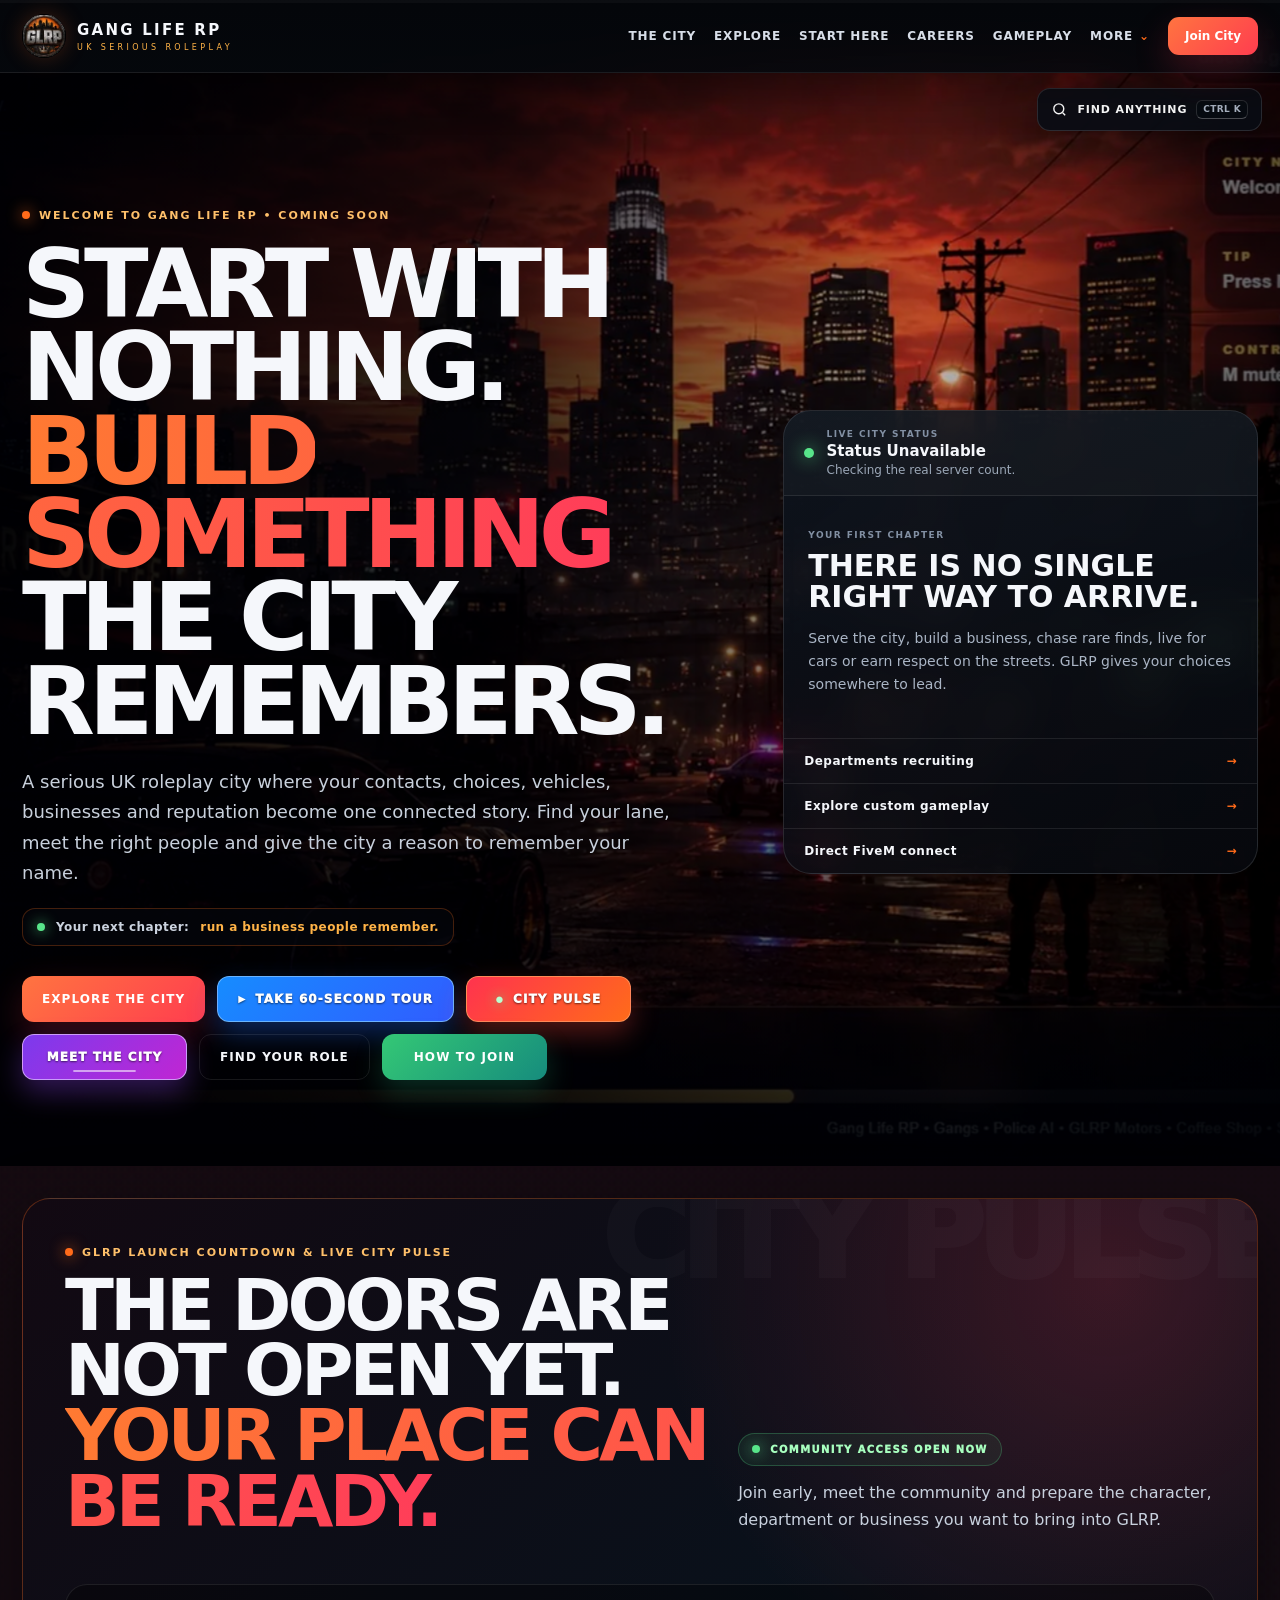
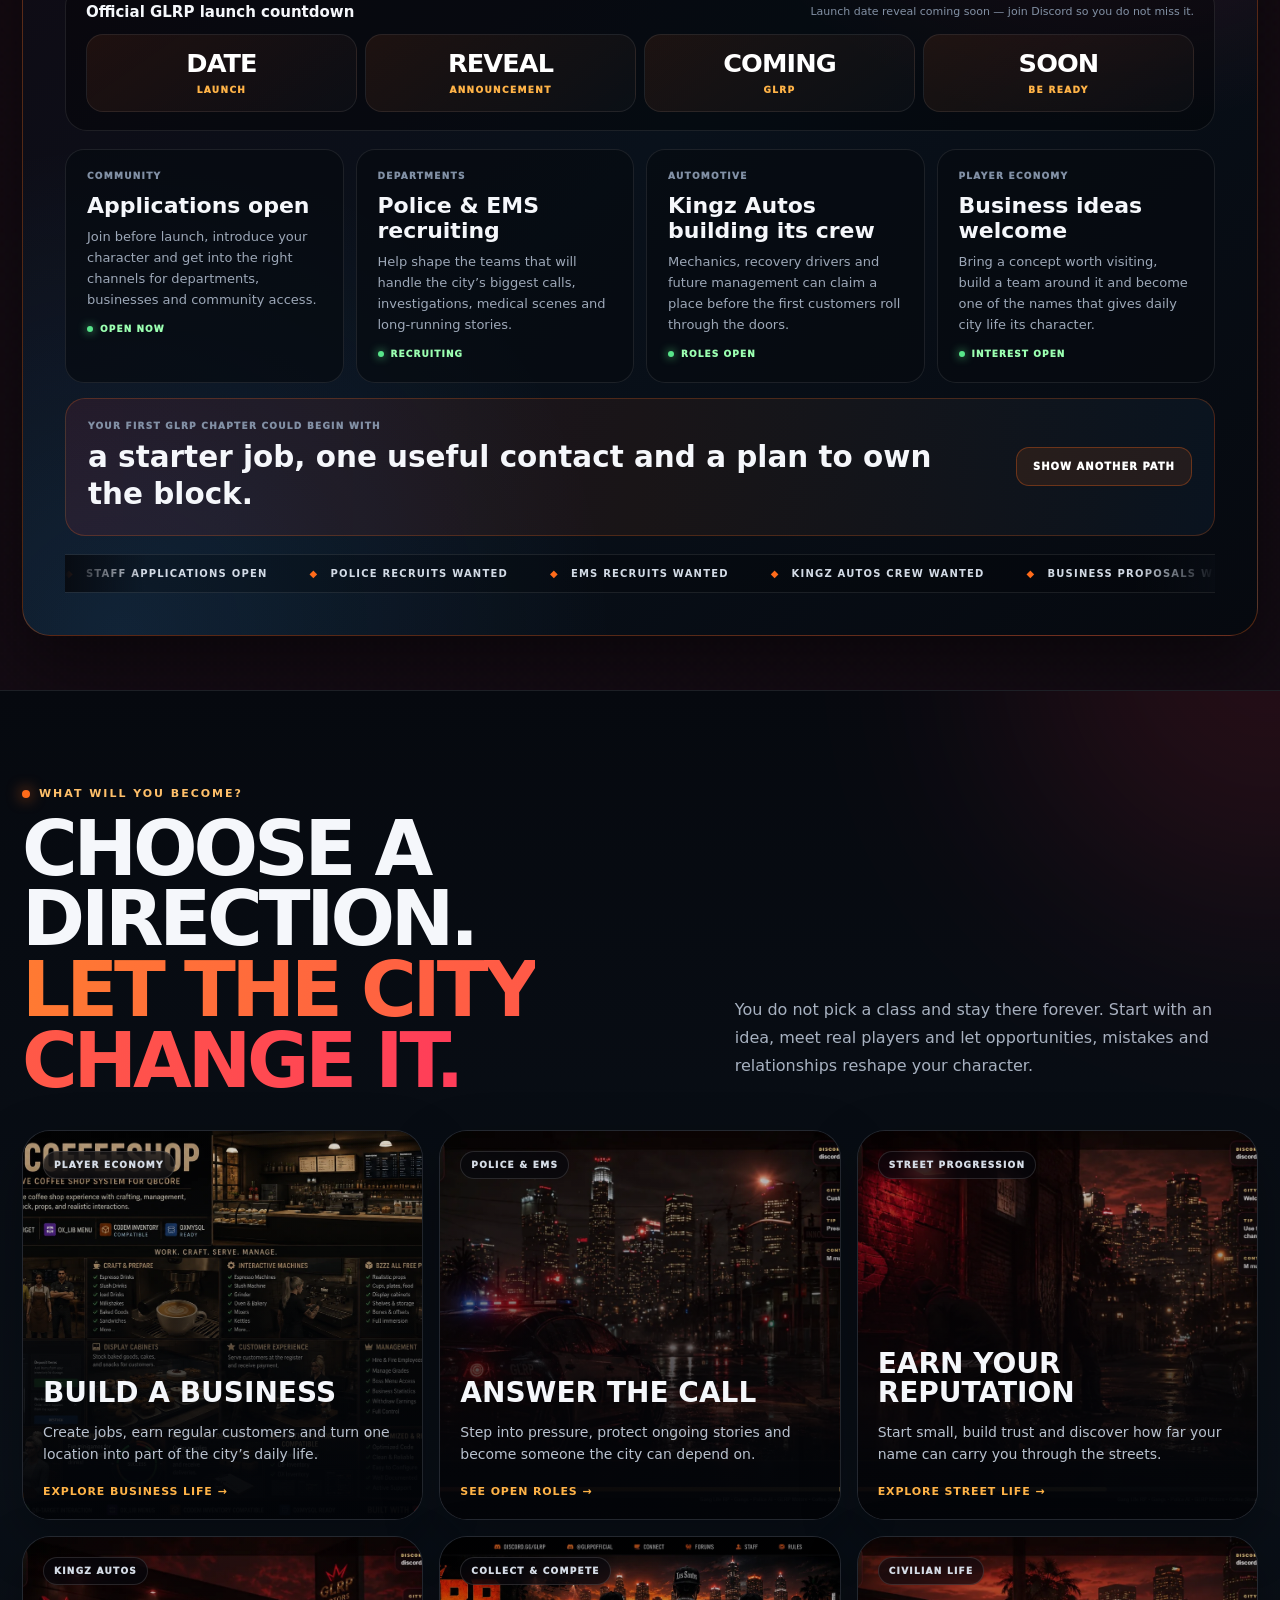
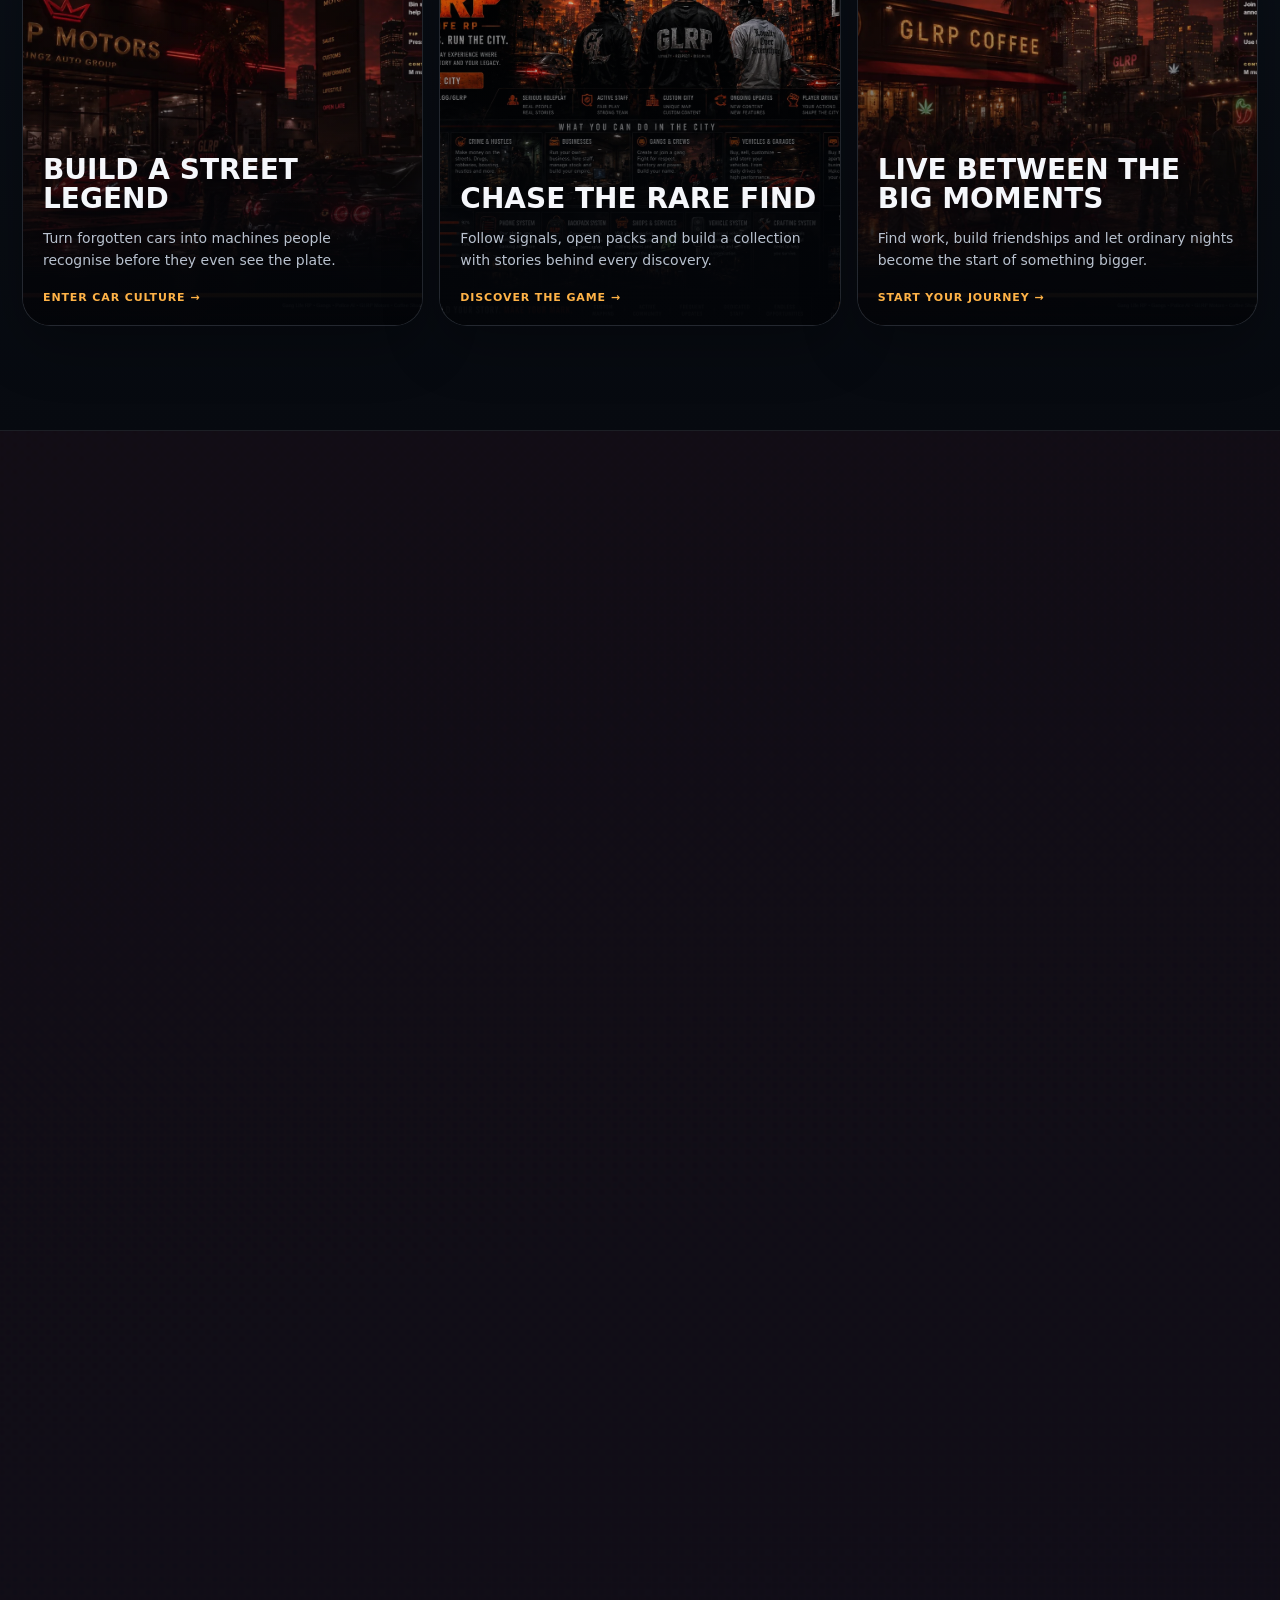
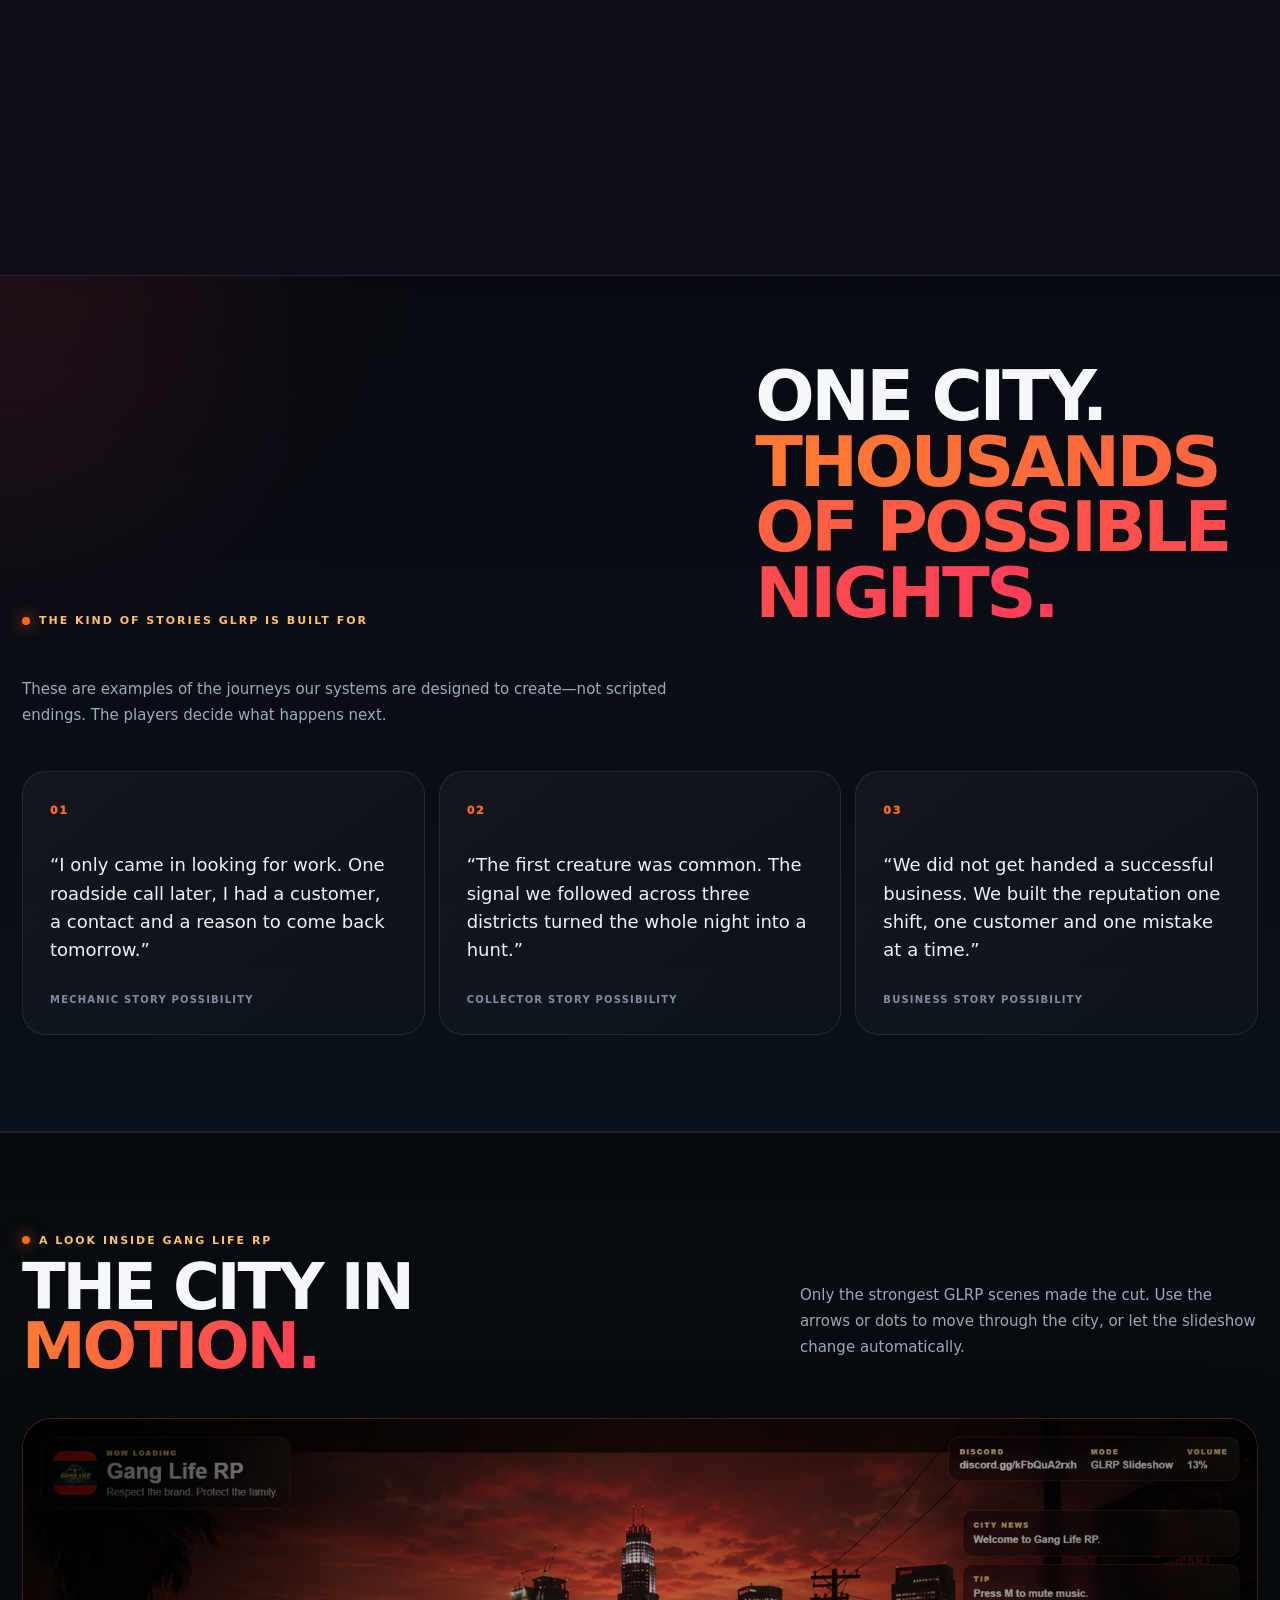
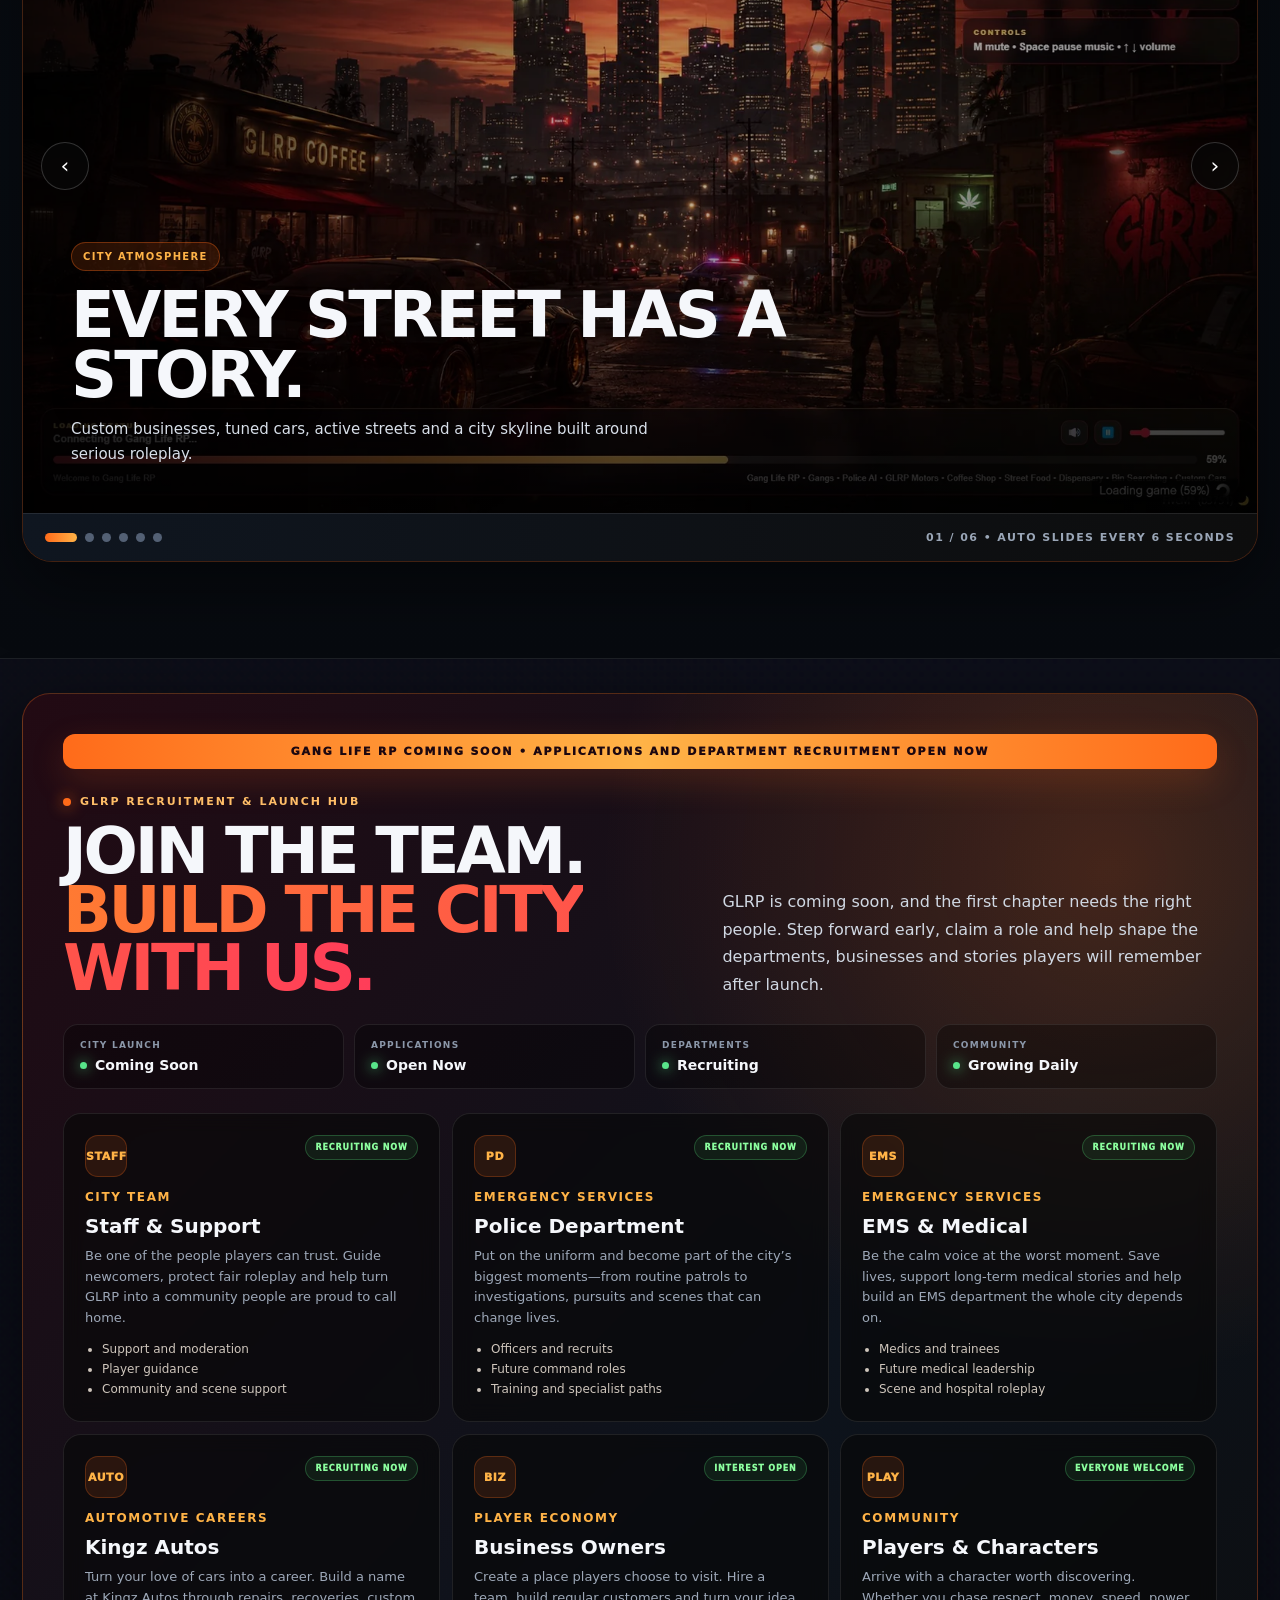
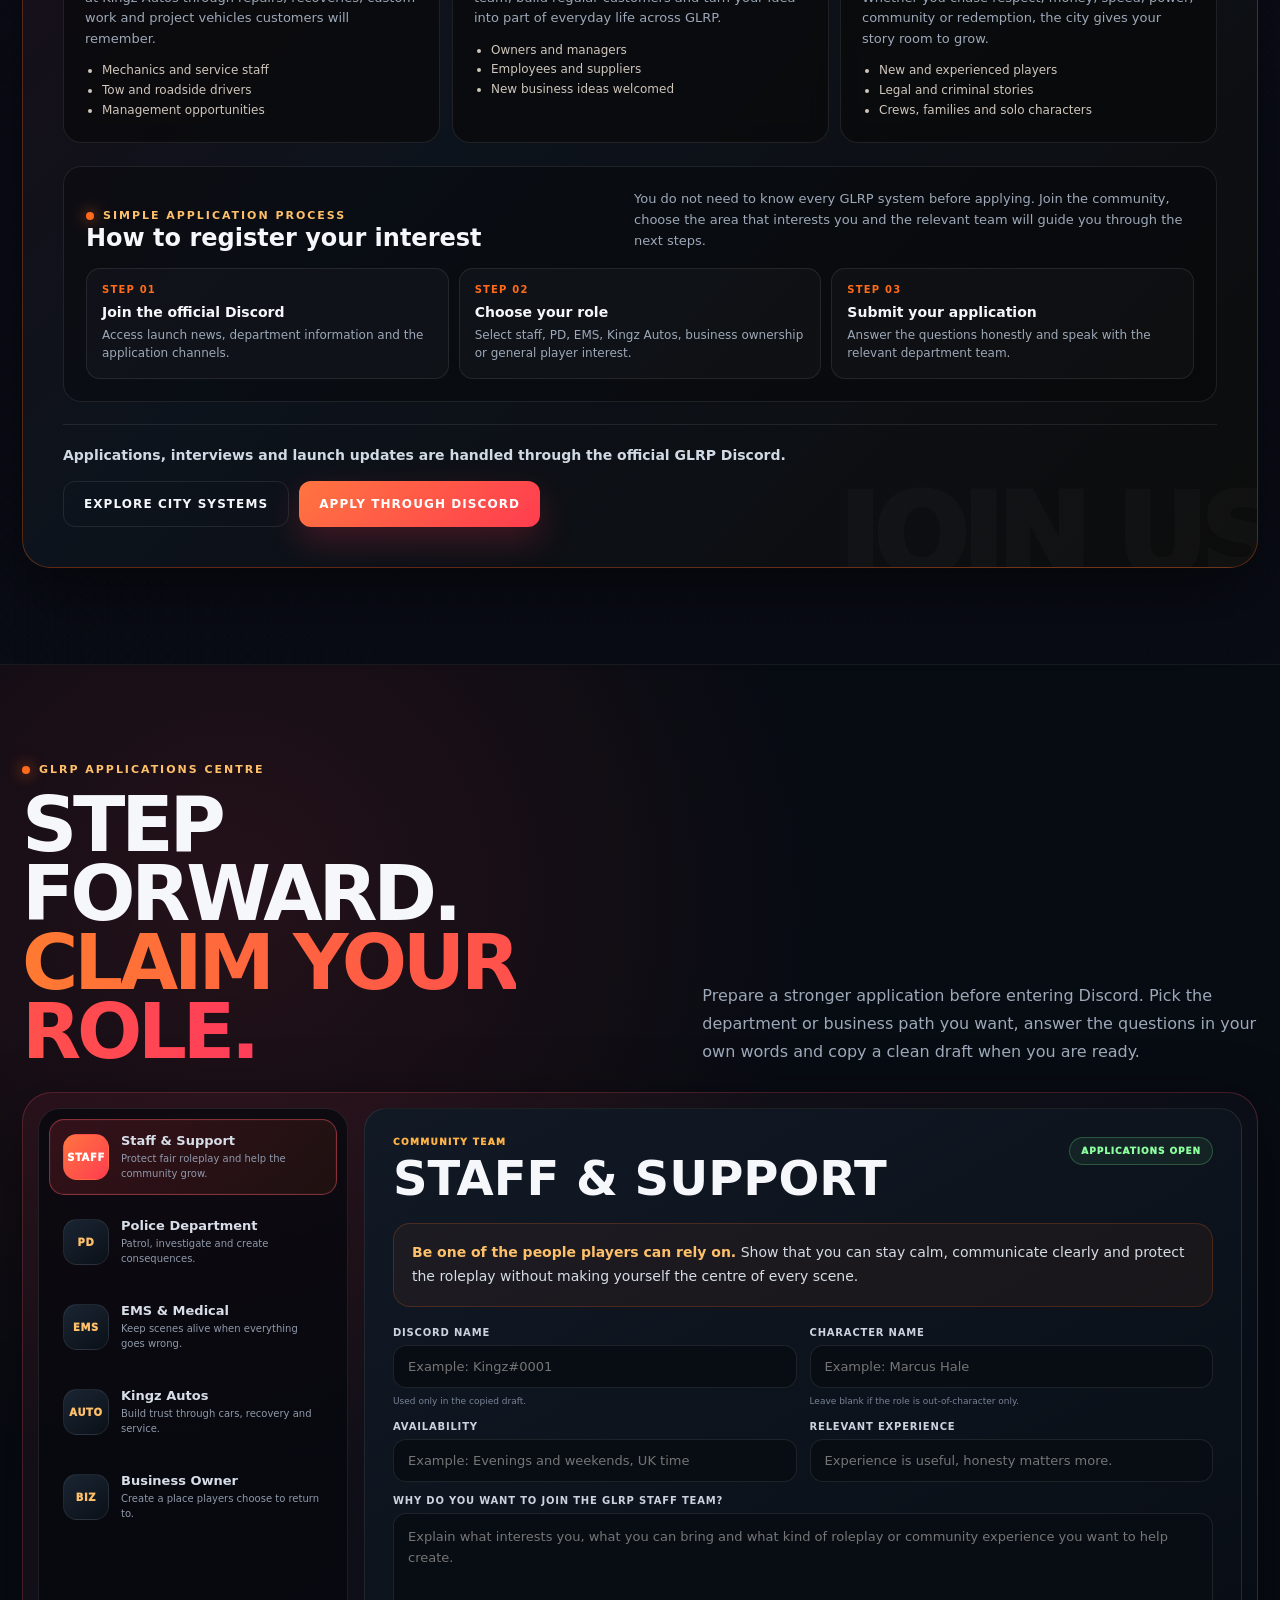
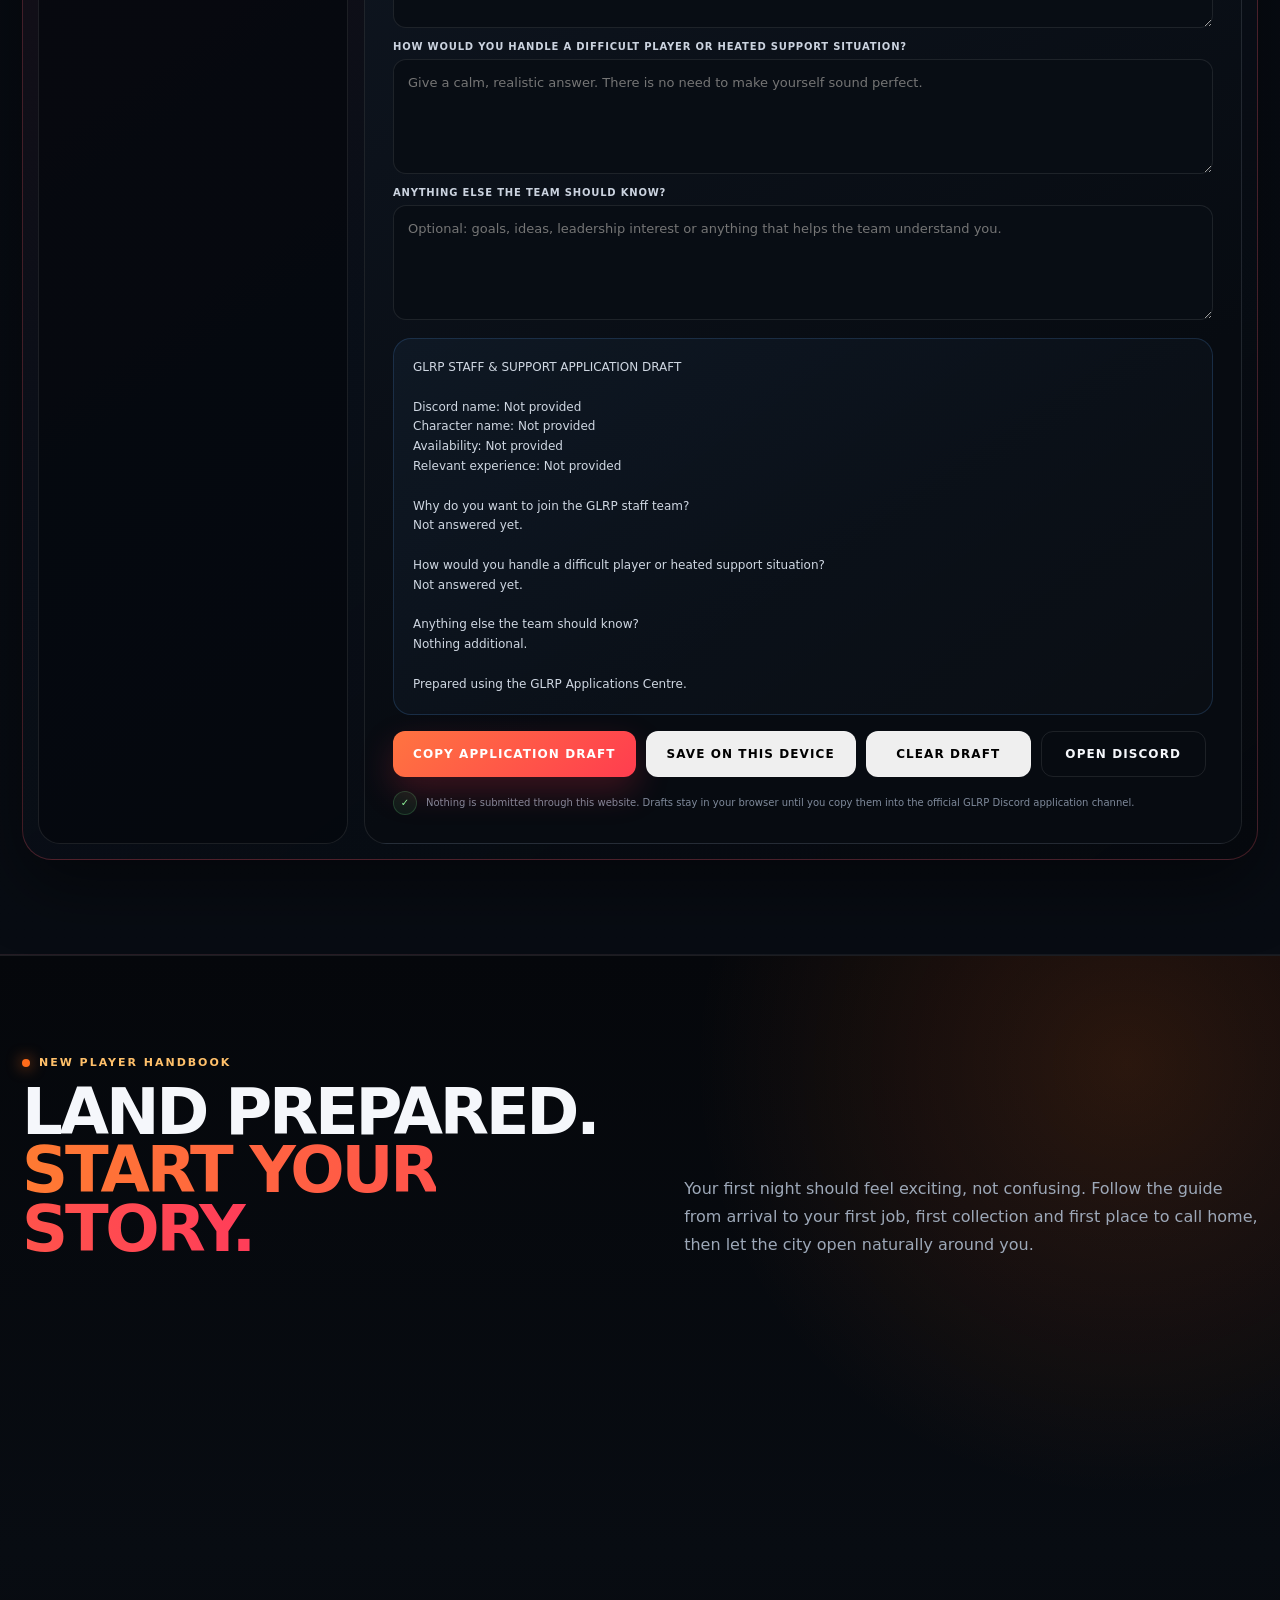
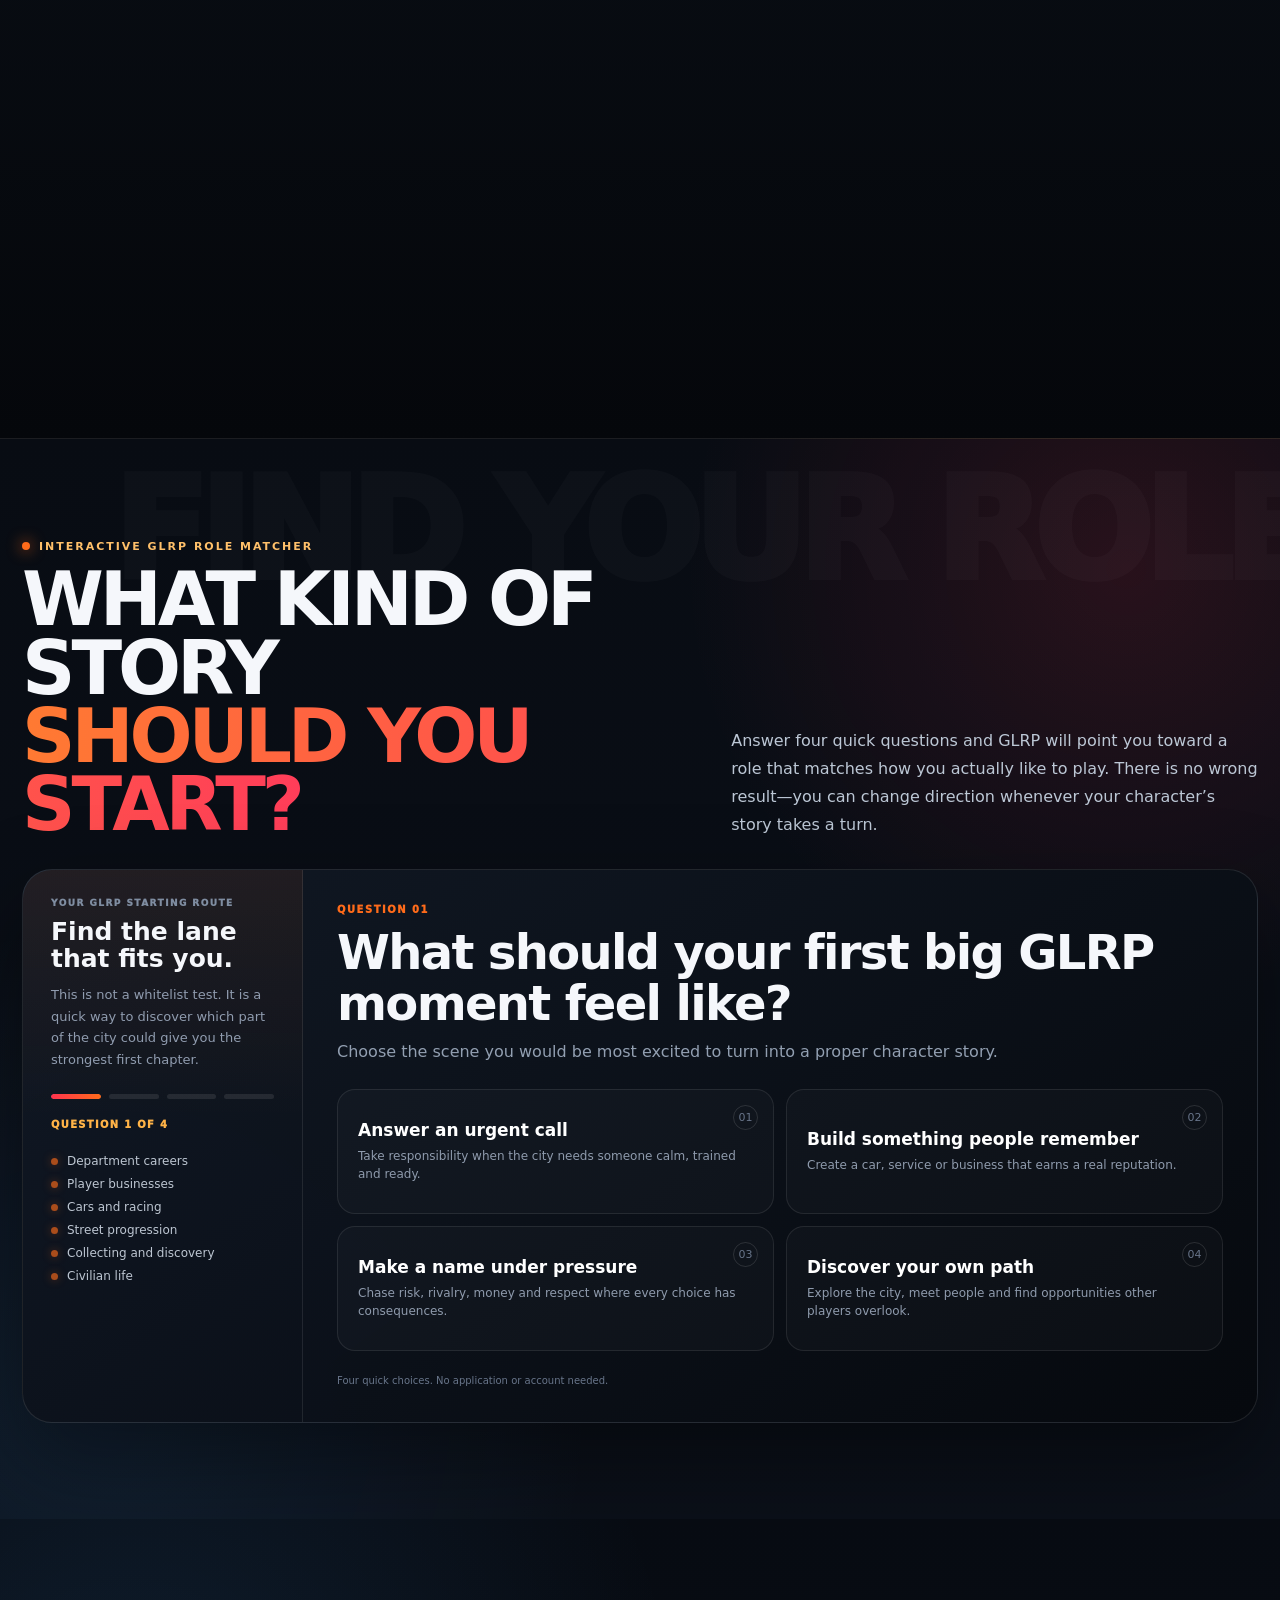
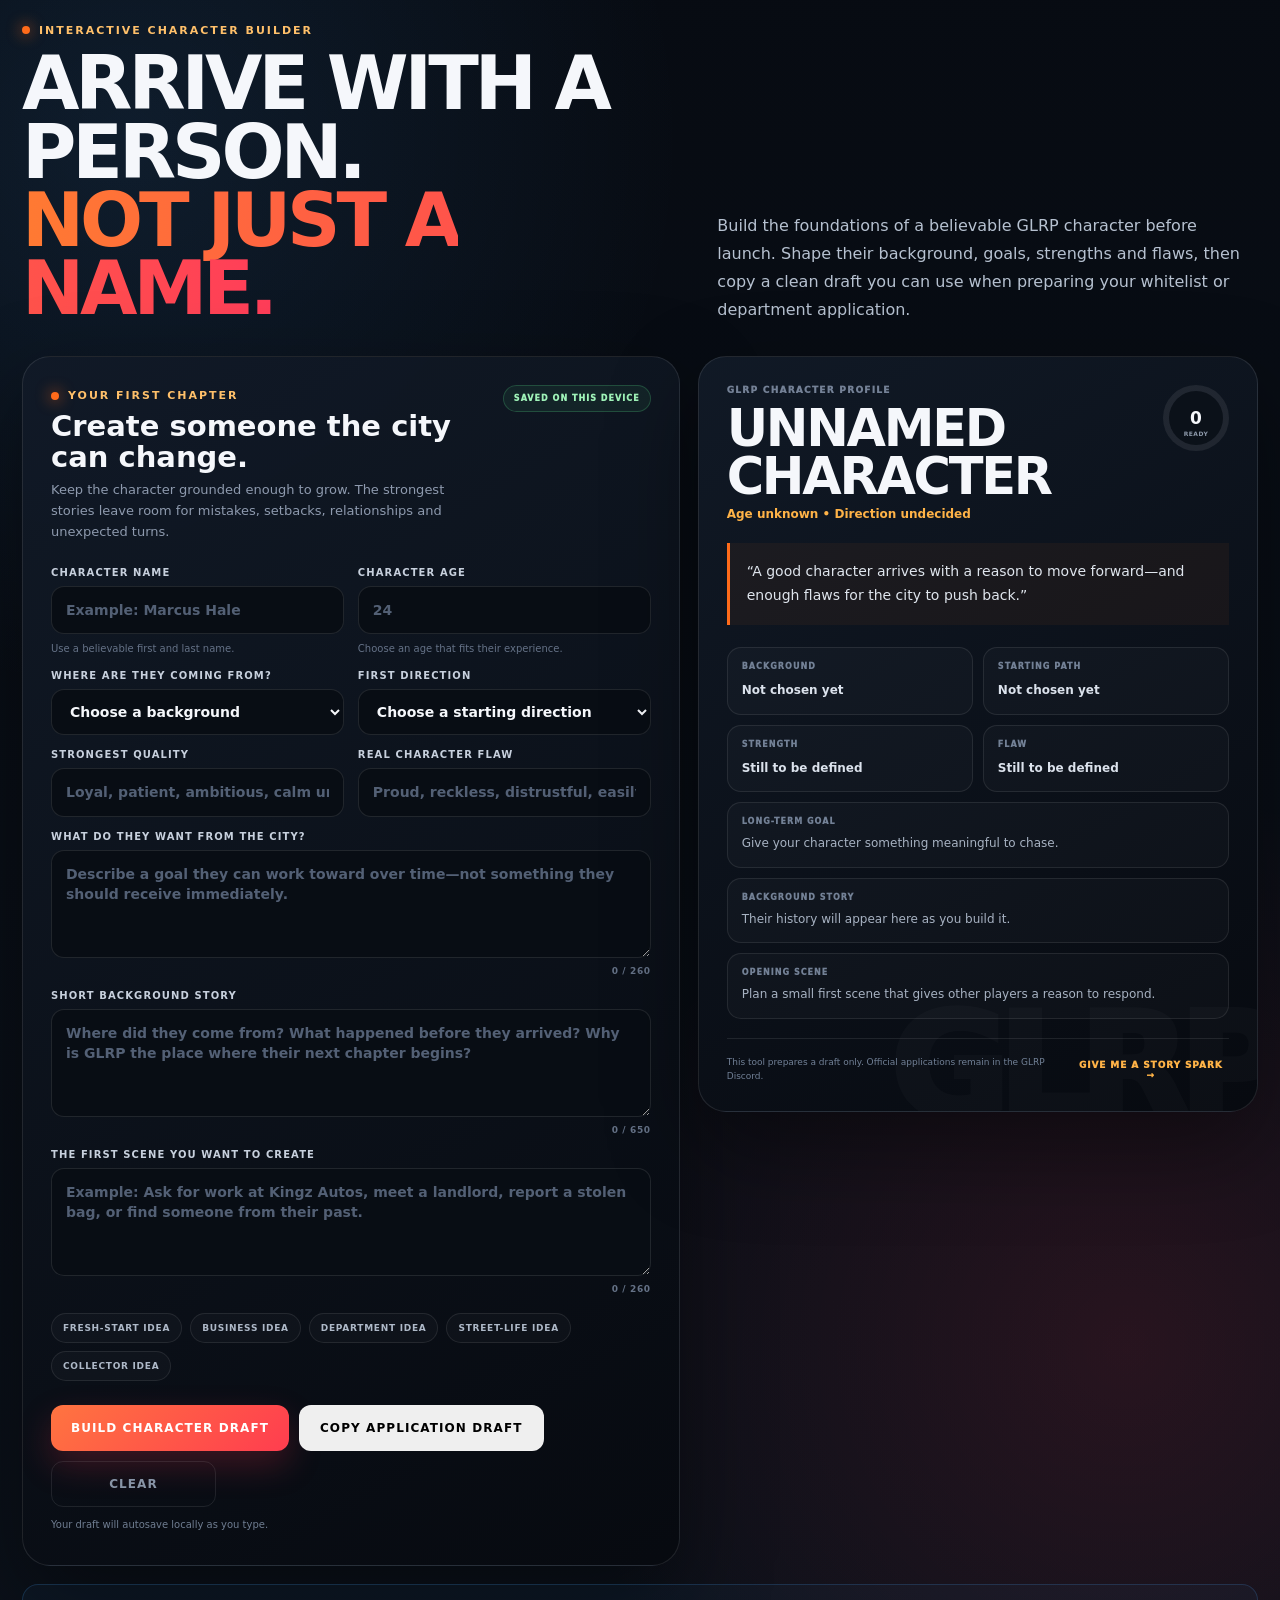
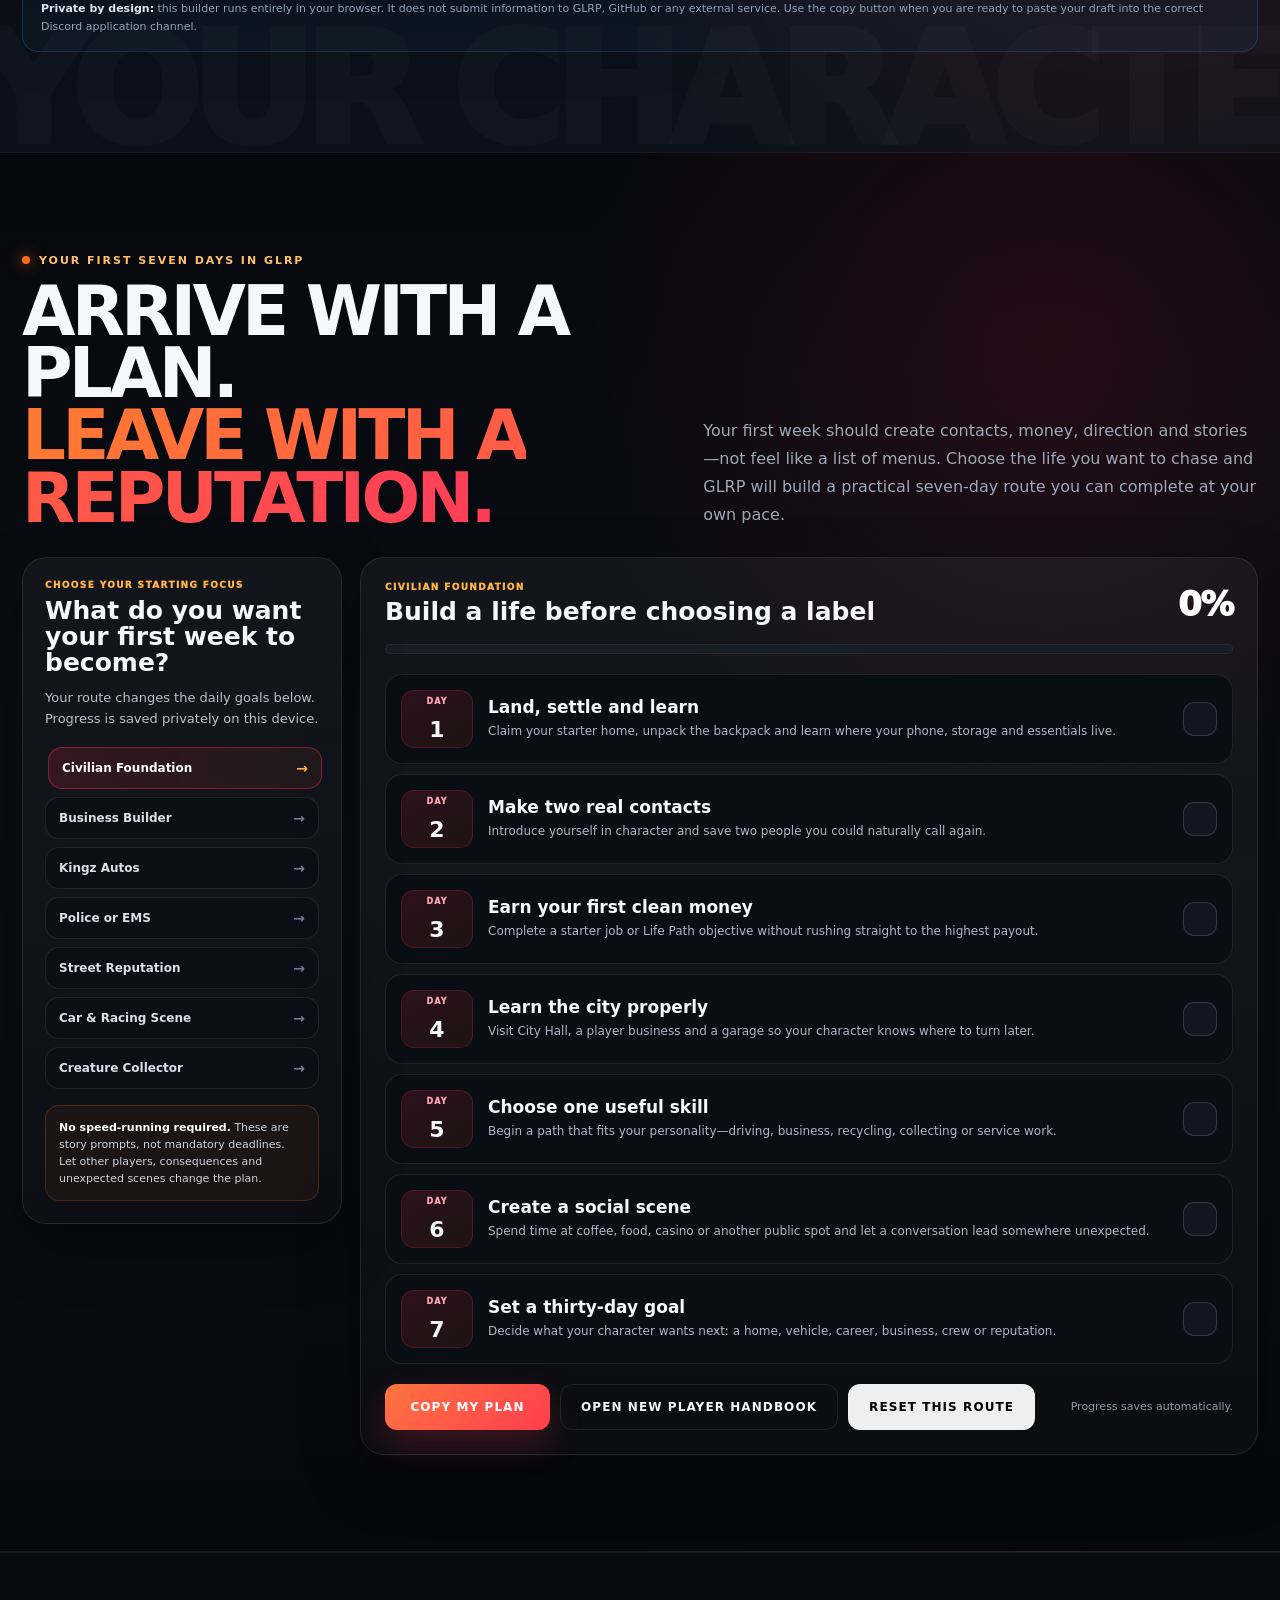
<file: index.html>
<!DOCTYPE html>

<html lang="en">
<head>
<meta charset="utf-8"/>
<meta content="width=device-width,initial-scale=1" name="viewport"/>
<meta content="#070a10" name="theme-color"/>
<meta content="Gang Life RP — UK serious FiveM roleplay with custom progression, businesses, vehicles, life paths, creature collection, city activities and more." name="description"/>
<title>Gang Life RP | Coming Soon — Join Before Launch</title>
<link href="assets/favicon.webp" rel="icon" type="image/webp"/>
<style>
:root{--bg:#05070b;--bg2:#090e16;--panel:#0d141e;--panel2:#151e2a;--text:#f5f7fb;--muted:#9da8b8;--orange:#ff6b1a;--gold:#ffb347;--red:#ff334e;--green:#58e58a;--line:rgba(255,255,255,.09);--shadow:0 24px 70px rgba(0,0,0,.48);--max:1320px}
*{box-sizing:border-box}html{scroll-behavior:smooth}body{margin:0;background:radial-gradient(circle at 85% 0,#2a0b18 0,transparent 26%),linear-gradient(#05070b,#070a10 40%,#04060a);color:var(--text);font-family:Inter,ui-sans-serif,system-ui,-apple-system,"Segoe UI",Arial,sans-serif;overflow-x:hidden}a{color:inherit;text-decoration:none}img{display:block;max-width:100%}button{font:inherit}.wrap{width:min(var(--max),calc(100% - 44px));margin:auto}.kicker{display:inline-flex;align-items:center;gap:9px;color:var(--gold);font-size:11px;font-weight:900;letter-spacing:.18em;text-transform:uppercase}.kicker:before{content:"";width:8px;height:8px;border-radius:50%;background:var(--orange);box-shadow:0 0 15px var(--orange)}.accent{color:var(--orange)}
.header{position:fixed;inset:0 0 auto;z-index:100;background:linear-gradient(rgba(7,7,7,.98),rgba(7,7,7,.88));border-bottom:1px solid var(--line);backdrop-filter:blur(18px)}.nav{height:72px;display:flex;align-items:center;justify-content:space-between;gap:16px}.brand{display:flex;align-items:center;gap:11px;min-width:190px}.brand img{width:44px;height:44px;border-radius:50%;box-shadow:0 0 22px rgba(255,107,26,.22)}.brand strong{display:block;font-size:15px;letter-spacing:.15em}.brand small{display:block;color:var(--gold);font-size:8px;letter-spacing:.42em;margin-top:4px}.links{display:flex;align-items:center;gap:22px;font-size:12px;font-weight:850;letter-spacing:.07em;text-transform:uppercase}.links a{color:#d8dee8;transition:.2s}.links a:hover{color:#fff}.nav-join{background:linear-gradient(135deg,var(--orange),#d84318);color:#120609!important;padding:12px 17px;border-radius:11px;box-shadow:0 9px 24px rgba(255,107,26,.19)}.menu{display:none;border:1px solid var(--line);background:#0c1119;color:#fff;border-radius:10px;padding:9px 12px}
.hero{min-height:940px;padding-top:72px;position:relative;display:flex;align-items:end;overflow:hidden}.hero-bg{position:absolute;inset:0;background-image:linear-gradient(90deg,rgba(0,0,0,.92) 0%,rgba(0,0,0,.68) 31%,rgba(0,0,0,.08) 64%,rgba(0,0,0,.52) 100%),linear-gradient(0deg,#05070b 0%,transparent 24%),url('assets/hero.webp');background-size:cover;background-position:center}.hero-grid{position:relative;z-index:2;display:grid;grid-template-columns:1fr .66fr;align-items:end;gap:42px;padding:120px 0 86px}.hero-copy{max-width:720px}.hero h1{font-size:clamp(58px,8vw,118px);line-height:.83;letter-spacing:-.065em;text-transform:uppercase;margin:20px 0 24px}.hero p{max-width:650px;font-size:19px;line-height:1.65;color:#cbd3df}.actions{display:flex;flex-wrap:wrap;gap:12px;margin-top:30px}.btn{display:inline-flex;align-items:center;justify-content:center;min-width:165px;padding:15px 20px;border-radius:12px;border:1px solid var(--line);font-size:12px;font-weight:900;letter-spacing:.09em;text-transform:uppercase;transition:.2s}.btn:hover{transform:translateY(-2px);border-color:rgba(255,255,255,.28)}.btn.primary{background:linear-gradient(135deg,var(--orange),#d84318);color:#130609;border:0;box-shadow:0 14px 32px rgba(255,107,26,.23)}.hero-side{display:grid;grid-template-columns:repeat(2,1fr);gap:12px}.hero-stat{background:rgba(10,10,10,.75);backdrop-filter:blur(12px);border:1px solid var(--line);padding:18px;border-radius:16px}.hero-stat strong{display:block;color:var(--gold);font-size:11px;letter-spacing:.13em;text-transform:uppercase;margin-bottom:8px}.hero-stat span{font-weight:800;line-height:1.35}
.section{padding:96px 0}.section-head{display:flex;justify-content:space-between;gap:40px;align-items:end;margin-bottom:42px}.section-head h2{font-size:clamp(40px,5vw,72px);line-height:.92;letter-spacing:-.048em;text-transform:uppercase;margin:10px 0 0}.section-head p{max-width:610px;color:var(--muted);line-height:1.75;font-size:16px}.dark{background:#070a0f;border-block:1px solid var(--line)}
.overview-grid{display:grid;grid-template-columns:.78fr 1.22fr;gap:26px;align-items:stretch}.overview-copy{padding:34px;border-radius:24px;background:linear-gradient(160deg,#0c1119925,#0c1119);border:1px solid var(--line);box-shadow:var(--shadow)}.overview-copy h3{font-size:35px;line-height:1.02;text-transform:uppercase;margin:12px 0}.overview-copy p{color:var(--muted);line-height:1.75}.overview-image{border-radius:24px;overflow:hidden;border:1px solid var(--line);box-shadow:var(--shadow);background:#0c1119}.overview-image img{width:100%;height:100%;object-fit:cover}
.journey{display:grid;grid-template-columns:repeat(5,1fr);gap:12px}.step{position:relative;min-height:240px;padding:24px;border:1px solid var(--line);border-radius:20px;background:linear-gradient(145deg,rgba(255,107,26,.09),rgba(255,255,255,.025));overflow:hidden}.step:after{content:attr(data-step);position:absolute;right:-8px;bottom:-22px;font-size:100px;font-weight:950;color:rgba(255,255,255,.035)}.step strong{color:var(--orange);font-size:11px;letter-spacing:.16em;text-transform:uppercase}.step h3{font-size:22px;margin:12px 0 10px}.step p{font-size:14px;color:var(--muted);line-height:1.6}
.filter-row{display:flex;flex-wrap:wrap;gap:9px;margin-bottom:24px}.filter{border:1px solid var(--line);background:#0c1119;color:#d4dbe6;padding:10px 14px;border-radius:999px;font-size:11px;font-weight:850;letter-spacing:.08em;text-transform:uppercase;cursor:pointer}.filter.active,.filter:hover{background:rgba(255,107,26,.13);border-color:rgba(255,107,26,.55);color:#fff}.systems-grid{display:grid;grid-template-columns:repeat(4,1fr);gap:14px}.system-card{min-height:245px;position:relative;border-radius:20px;border:1px solid var(--line);background:linear-gradient(150deg,#101823,#0b1018 65%);padding:22px;overflow:hidden;transition:.22s}.system-card:hover{transform:translateY(-4px);border-color:rgba(255,107,26,.45);box-shadow:var(--shadow)}.system-card:before{content:"";position:absolute;width:180px;height:180px;border-radius:50%;right:-70px;top:-85px;background:var(--card-color,var(--orange));filter:blur(70px);opacity:.22}.icon{width:46px;height:46px;display:grid;place-items:center;border-radius:13px;background:rgba(255,107,26,.12);border:1px solid rgba(255,107,26,.25);color:var(--gold);font-size:12px;font-weight:950;letter-spacing:.04em}.system-card .tag{position:absolute;right:18px;top:18px;color:#748095;font-size:9px;font-weight:900;letter-spacing:.12em;text-transform:uppercase}.system-card h3{font-size:20px;margin:17px 0 9px}.system-card p{color:var(--muted);font-size:14px;line-height:1.62}.system-card ul{padding-left:17px;color:#cbd3de;font-size:13px;line-height:1.62;margin:10px 0 0}.system-card.hidden{display:none}
.feature{display:grid;grid-template-columns:1.05fr .95fr;gap:28px;align-items:center;margin:34px 0}.feature.reverse{grid-template-columns:.95fr 1.05fr}.feature.reverse .visual{order:2}.visual{border:1px solid var(--line);border-radius:26px;overflow:hidden;background:#0b1018;box-shadow:var(--shadow);min-height:460px;position:relative}.visual img{width:100%;height:100%;object-fit:cover}.visual.phone-stage{display:grid;place-items:center;padding:28px;background:radial-gradient(circle at 50% 25%,rgba(255,107,26,.22),transparent 30%),linear-gradient(#0f1620,#070a0f)}.phone-stage img{height:520px;width:auto;filter:drop-shadow(0 28px 32px rgba(0,0,0,.55))}.copy{padding:24px}.copy h3{font-size:clamp(35px,4vw,58px);line-height:.95;text-transform:uppercase;margin:13px 0 18px}.copy p{color:var(--muted);line-height:1.75}.chips{display:flex;flex-wrap:wrap;gap:8px;margin:20px 0}.chip{padding:9px 11px;border-radius:999px;background:rgba(255,107,26,.08);border:1px solid rgba(255,107,26,.24);font-size:10px;font-weight:850;letter-spacing:.09em;text-transform:uppercase;color:var(--gold)}.feature-list{display:grid;grid-template-columns:repeat(2,1fr);gap:10px;margin-top:18px}.feature-list div{border:1px solid var(--line);background:rgba(255,255,255,.025);border-radius:14px;padding:13px;font-size:13px;color:#d3dae5}.phone-gallery{display:grid;grid-template-columns:repeat(4,1fr);gap:14px;margin-top:26px}.phone-card{min-height:420px;border-radius:24px;border:1px solid var(--line);background:linear-gradient(#111824,#070b11);display:grid;place-items:center;padding:18px;overflow:hidden}.phone-card img{height:390px;width:auto;filter:drop-shadow(0 22px 22px rgba(0,0,0,.55))}.phone-card strong{display:block;text-align:center;margin-top:10px;font-size:12px;letter-spacing:.08em;text-transform:uppercase;color:var(--gold)}
.activity-grid{display:grid;grid-template-columns:repeat(5,1fr);gap:13px}.activity{min-height:190px;border:1px solid var(--line);border-radius:18px;padding:20px;background:linear-gradient(160deg,rgba(255,107,26,.07),#0c1119 60%);position:relative;overflow:hidden}.activity b{font-size:32px;color:var(--orange);opacity:.9}.activity h3{font-size:17px;margin:18px 0 7px}.activity p{font-size:13px;color:var(--muted);line-height:1.55}.activity .live{position:absolute;right:13px;top:13px;color:var(--green);font-size:8px;font-weight:950;letter-spacing:.1em;text-transform:uppercase}
.gallery{display:grid;grid-template-columns:2fr 1fr 1fr;grid-template-rows:230px 230px;gap:12px}.gallery button{border:0;padding:0;background:none;overflow:hidden;border-radius:18px;cursor:pointer;border:1px solid var(--line)}.gallery button:first-child{grid-row:1/3}.gallery img{width:100%;height:100%;object-fit:cover;transition:.25s}.gallery button:hover img{transform:scale(1.025)}
.rules-grid{display:grid;grid-template-columns:repeat(3,1fr);gap:14px}.rule{border:1px solid var(--line);border-radius:18px;background:#0c1119;padding:21px}.rule strong{display:block;color:var(--orange);font-size:11px;letter-spacing:.12em;text-transform:uppercase;margin-bottom:9px}.rule p{color:var(--muted);font-size:14px;line-height:1.65}.faq{display:grid;gap:10px;margin-top:26px}.faq details{border:1px solid var(--line);background:#0c1119;border-radius:15px;padding:17px 19px}.faq summary{font-weight:850;cursor:pointer}.faq p{color:var(--muted);font-size:14px;margin:12px 0 0;line-height:1.65}
.join{padding:78px 0}.join-box{position:relative;overflow:hidden;display:grid;grid-template-columns:1.2fr .8fr;align-items:center;gap:34px;padding:46px;border-radius:28px;border:1px solid rgba(255,107,26,.28);background:linear-gradient(120deg,#270914,#0d131c 56%,#0d0d0d);box-shadow:var(--shadow)}.join-box:after{content:"GLRP";position:absolute;right:-20px;bottom:-60px;font-size:190px;font-weight:950;color:rgba(255,255,255,.025)}.join h2{font-size:clamp(42px,6vw,78px);line-height:.9;text-transform:uppercase;margin:12px 0}.join p{color:#d6cec5;line-height:1.65}.join-buttons{position:relative;z-index:2;display:grid;gap:11px}.join-buttons .btn{width:100%}.footer{border-top:1px solid var(--line);padding:32px 0;color:#8995a7;font-size:12px}.footer-grid{display:flex;align-items:center;justify-content:space-between;gap:18px;flex-wrap:wrap}.footer a{color:#c5ceda}.modal{position:fixed;inset:0;z-index:200;background:rgba(0,0,0,.9);display:none;align-items:center;justify-content:center;padding:30px}.modal.open{display:flex}.modal img{max-height:88vh;max-width:92vw;border-radius:18px;border:1px solid var(--line)}.modal button{position:absolute;top:18px;right:20px;border:1px solid var(--line);background:#0c1119;color:#fff;border-radius:12px;padding:11px 15px;cursor:pointer}


.server-hub{padding:34px 0 96px}.server-shell{position:relative;overflow:hidden;border-radius:28px;border:1px solid rgba(255,107,26,.28);background:radial-gradient(circle at 12% 4%,rgba(255,107,26,.2),transparent 31%),linear-gradient(140deg,#1d0a12,#0b1018 55%,#070a0f);padding:40px;box-shadow:var(--shadow)}.server-shell:after{content:"CONNECT";position:absolute;right:-22px;bottom:-44px;font-size:120px;font-weight:950;letter-spacing:-.07em;color:rgba(255,255,255,.024);pointer-events:none}.server-top{position:relative;z-index:2;display:grid;grid-template-columns:1.08fr .92fr;gap:28px;align-items:end}.server-top h2{font-size:clamp(40px,5vw,68px);line-height:.92;letter-spacing:-.05em;text-transform:uppercase;margin:12px 0 0}.server-top p{color:#d0d7e1;line-height:1.72;margin:0}.server-status-grid{position:relative;z-index:2;display:grid;grid-template-columns:1.15fr repeat(3,1fr);gap:11px;margin:25px 0}.server-status-card{min-height:108px;padding:18px;border-radius:17px;border:1px solid var(--line);background:rgba(0,0,0,.38)}.server-status-card.featured{background:linear-gradient(135deg,rgba(255,107,26,.16),rgba(0,0,0,.42));border-color:rgba(255,107,26,.32)}.server-status-card small{display:block;color:#8c98aa;font-size:9px;font-weight:900;letter-spacing:.14em;text-transform:uppercase;margin-bottom:9px}.server-status-card strong{display:block;font-size:20px}.server-status-card span{display:block;color:var(--muted);font-size:12px;line-height:1.5;margin-top:7px}.server-live-line{display:flex!important;align-items:center;gap:9px}.server-dot{width:9px;height:9px;border-radius:50%;background:#ffb347;box-shadow:0 0 14px rgba(255,179,74,.7);flex:0 0 auto}.server-dot.online{background:var(--green);box-shadow:0 0 14px var(--green)}.server-dot.offline{background:#ff4b63;box-shadow:0 0 14px rgba(255,93,93,.65)}.access-grid{position:relative;z-index:2;display:grid;grid-template-columns:1fr 1fr;gap:12px}.access-panel{padding:22px;border-radius:18px;border:1px solid var(--line);background:rgba(5,5,5,.46)}.access-panel h3{font-size:22px;margin:0 0 7px}.access-panel>p{color:var(--muted);font-size:13px;line-height:1.6;margin:0 0 17px}.connect-field{display:flex;align-items:center;gap:9px;padding:11px;border:1px solid rgba(255,255,255,.1);border-radius:13px;background:#05070b;margin-top:9px}.connect-field code{min-width:0;flex:1;overflow:hidden;text-overflow:ellipsis;white-space:nowrap;color:#f1f4f8;font-size:12px}.copy-btn{border:1px solid rgba(255,107,26,.3);background:rgba(255,107,26,.1);color:var(--gold);font-weight:900;font-size:9px;letter-spacing:.1em;text-transform:uppercase;border-radius:9px;padding:9px 11px;cursor:pointer}.copy-btn:hover{background:rgba(255,107,26,.2)}.join-guide{display:grid;grid-template-columns:repeat(2,1fr);gap:9px}.join-step{padding:14px;border-radius:13px;background:rgba(255,255,255,.025);border:1px solid var(--line)}.join-step b{display:block;color:var(--orange);font-size:9px;letter-spacing:.12em;text-transform:uppercase;margin-bottom:6px}.join-step strong{font-size:13px}.join-step span{display:block;color:var(--muted);font-size:11px;line-height:1.5;margin-top:5px}.server-actions{position:relative;z-index:2;display:flex;gap:10px;flex-wrap:wrap;margin-top:20px}.server-actions .btn{min-width:190px}.status-note{position:relative;z-index:2;margin:15px 0 0;color:#8c98aa;font-size:11px;line-height:1.55}.toast{position:fixed;right:20px;bottom:20px;z-index:300;padding:13px 17px;border-radius:12px;background:#0c1119;border:1px solid rgba(255,107,26,.34);color:#fff;font-size:12px;font-weight:850;box-shadow:var(--shadow);opacity:0;transform:translateY(14px);pointer-events:none;transition:.22s}.toast.show{opacity:1;transform:translateY(0)}

.recruitment{padding:34px 0 96px}.recruit-shell{position:relative;overflow:hidden;border-radius:28px;border:1px solid rgba(255,107,26,.3);background:radial-gradient(circle at 88% 12%,rgba(255,107,26,.22),transparent 30%),linear-gradient(135deg,#220a13,#0d131c 54%,#0c0c0c);padding:40px;box-shadow:var(--shadow)}.recruit-shell:after{content:"JOIN US";position:absolute;right:-16px;bottom:-34px;font-size:112px;font-weight:950;letter-spacing:-.06em;color:rgba(255,255,255,.025);pointer-events:none}.recruit-top{position:relative;z-index:2;display:grid;grid-template-columns:1.12fr .88fr;gap:30px;align-items:end;margin-bottom:26px}.recruit-top h2{font-size:clamp(38px,5vw,68px);line-height:.92;letter-spacing:-.05em;text-transform:uppercase;margin:12px 0 0}.recruit-top p{color:#d0d8e3;line-height:1.72;margin:0}.recruit-grid{position:relative;z-index:2;display:grid;grid-template-columns:repeat(3,1fr);gap:12px}.recruit-card{min-height:176px;padding:21px;border-radius:18px;border:1px solid var(--line);background:rgba(8,8,8,.64);backdrop-filter:blur(10px)}.recruit-card strong{display:block;color:var(--gold);font-size:12px;letter-spacing:.13em;text-transform:uppercase;margin-bottom:10px}.recruit-card h3{font-size:20px;margin:0 0 8px}.recruit-card p{font-size:13px;color:var(--muted);line-height:1.58;margin:0}.recruit-actions{position:relative;z-index:2;display:flex;align-items:center;justify-content:space-between;gap:18px;flex-wrap:wrap;margin-top:22px;padding-top:22px;border-top:1px solid var(--line)}.recruit-actions span{color:#d1d9e4;font-size:14px;font-weight:750}.launch-ribbon{position:relative;z-index:3;background:linear-gradient(90deg,#ff6b1a,#ffb347,#ff6b1a);color:#1c0710;font-size:11px;font-weight:950;letter-spacing:.16em;text-transform:uppercase;text-align:center;padding:11px 14px;border-radius:12px;margin-bottom:22px;box-shadow:0 12px 34px rgba(255,107,26,.18)}
.launch-status{position:relative;z-index:2;display:grid;grid-template-columns:repeat(4,1fr);gap:10px;margin:0 0 24px}.launch-status article{padding:15px 16px;border-radius:15px;border:1px solid var(--line);background:rgba(0,0,0,.34)}.launch-status small{display:block;color:#8b97a9;font-size:9px;font-weight:900;letter-spacing:.14em;text-transform:uppercase;margin-bottom:7px}.launch-status strong{display:flex;align-items:center;gap:8px;font-size:14px}.launch-status strong:before{content:"";width:7px;height:7px;border-radius:50%;background:var(--green);box-shadow:0 0 13px var(--green)}
.recruit-card{position:relative;overflow:hidden;transition:.22s}.recruit-card:hover{transform:translateY(-4px);border-color:rgba(255,107,26,.42);box-shadow:0 18px 45px rgba(0,0,0,.24)}.recruit-card:after{content:"";position:absolute;width:110px;height:110px;border-radius:50%;right:-45px;bottom:-55px;background:var(--orange);filter:blur(55px);opacity:.12}.recruit-card-head{display:flex;align-items:flex-start;justify-content:space-between;gap:12px;margin-bottom:13px}.role-icon{width:42px;height:42px;display:grid;place-items:center;border-radius:13px;background:rgba(255,107,26,.12);border:1px solid rgba(255,107,26,.25);color:var(--gold);font-size:11px;font-weight:950;letter-spacing:.05em}.role-status{padding:7px 9px;border-radius:999px;background:rgba(95,255,133,.08);border:1px solid rgba(95,255,133,.24);color:#8cff9f;font-size:8px;font-weight:950;letter-spacing:.11em;text-transform:uppercase}.recruit-card ul{position:relative;z-index:2;margin:12px 0 0;padding-left:17px;color:#cfc6bc;font-size:12px;line-height:1.65}.recruit-card h3,.recruit-card p,.recruit-card strong{position:relative;z-index:2}
.application-flow{position:relative;z-index:2;margin-top:24px;padding:22px;border-radius:18px;border:1px solid var(--line);background:rgba(0,0,0,.28)}.application-flow-top{display:flex;justify-content:space-between;gap:20px;align-items:end;margin-bottom:16px}.application-flow h3{font-size:24px;margin:0}.application-flow p{max-width:560px;margin:0;color:var(--muted);font-size:13px;line-height:1.6}.apply-steps{display:grid;grid-template-columns:repeat(3,1fr);gap:10px}.apply-step{padding:15px;border-radius:14px;background:rgba(255,255,255,.025);border:1px solid var(--line)}.apply-step b{display:block;color:var(--orange);font-size:10px;letter-spacing:.12em;text-transform:uppercase;margin-bottom:7px}.apply-step strong{font-size:14px}.apply-step span{display:block;color:var(--muted);font-size:12px;line-height:1.55;margin-top:5px}.recruit-buttons{display:flex;gap:10px;flex-wrap:wrap}.recruit-buttons .btn{min-width:190px}


.city-showcase{padding:96px 0;background:linear-gradient(180deg,#070a0f,#080c12 55%,#070a0f);border-block:1px solid var(--line)}
.showcase-shell{position:relative;border:1px solid rgba(255,107,26,.24);border-radius:30px;overflow:hidden;background:#070a0f;box-shadow:var(--shadow)}
.showcase-stage{position:relative;aspect-ratio:16/9;min-height:480px;overflow:hidden}
.showcase-slide{position:absolute;inset:0;opacity:0;transform:scale(1.025);transition:opacity .8s ease,transform 6s ease;pointer-events:none}
.showcase-slide.active{opacity:1;transform:scale(1);pointer-events:auto}
.showcase-slide img{width:100%;height:100%;object-fit:cover}
.showcase-slide:after{content:"";position:absolute;inset:0;background:linear-gradient(90deg,rgba(0,0,0,.76),rgba(0,0,0,.22) 48%,rgba(0,0,0,.45)),linear-gradient(0deg,rgba(0,0,0,.72),transparent 44%)}
.showcase-copy{position:absolute;left:48px;right:48px;bottom:46px;z-index:3;max-width:720px}
.showcase-copy span{display:inline-flex;padding:8px 11px;border-radius:999px;background:rgba(255,107,26,.14);border:1px solid rgba(255,107,26,.34);color:var(--gold);font-size:10px;font-weight:900;letter-spacing:.13em;text-transform:uppercase}
.showcase-copy h3{font-size:clamp(34px,5vw,70px);line-height:.94;letter-spacing:-.045em;text-transform:uppercase;margin:14px 0 12px;text-shadow:0 8px 24px rgba(0,0,0,.45)}
.showcase-copy p{max-width:620px;color:#d8dfe9;line-height:1.65;font-size:15px;margin:0}
.showcase-arrow{position:absolute;z-index:5;top:50%;transform:translateY(-50%);width:48px;height:48px;border-radius:50%;border:1px solid rgba(255,255,255,.18);background:rgba(8,8,8,.68);color:#fff;cursor:pointer;backdrop-filter:blur(10px);font-size:22px;display:grid;place-items:center;transition:.2s}
.showcase-arrow:hover{background:rgba(255,107,26,.85);color:#1a0710;border-color:transparent}
.showcase-arrow.prev{left:18px}.showcase-arrow.next{right:18px}
.showcase-footer{display:flex;align-items:center;justify-content:space-between;gap:18px;padding:17px 22px;background:linear-gradient(90deg,#0f1620,#0d0d0d);border-top:1px solid var(--line)}
.showcase-dots{display:flex;align-items:center;gap:8px}.showcase-dot{width:9px;height:9px;border:0;border-radius:50%;background:#536074;cursor:pointer;padding:0;transition:.2s}.showcase-dot.active{width:32px;border-radius:999px;background:linear-gradient(90deg,var(--orange),var(--gold))}
.showcase-count{color:#9aa6b7;font-size:11px;font-weight:850;letter-spacing:.13em;text-transform:uppercase}


@media(max-width:1100px){.server-status-grid{grid-template-columns:repeat(2,1fr)}.server-top{grid-template-columns:1fr}.access-grid{grid-template-columns:1fr}}
@media(max-width:760px){.server-hub{padding:18px 0 70px}.server-shell{padding:25px}.server-status-grid,.join-guide{grid-template-columns:1fr}.server-actions .btn{width:100%}.connect-field{align-items:stretch;flex-direction:column}.connect-field code{white-space:normal;overflow-wrap:anywhere}.copy-btn{width:100%}}
@media(max-width:1100px){.launch-status{grid-template-columns:repeat(2,1fr)}.apply-steps{grid-template-columns:1fr}.recruit-grid{grid-template-columns:repeat(2,1fr)}.recruit-top{grid-template-columns:1fr}.systems-grid{grid-template-columns:repeat(3,1fr)}.journey{grid-template-columns:repeat(3,1fr)}.activity-grid{grid-template-columns:repeat(3,1fr)}.phone-gallery{grid-template-columns:repeat(2,1fr)}.hero-grid{grid-template-columns:1fr}.hero-side{max-width:680px}.feature,.feature.reverse{grid-template-columns:1fr}.feature.reverse .visual{order:0}.overview-grid{grid-template-columns:1fr}.rules-grid{grid-template-columns:repeat(2,1fr)}}
@media(max-width:760px){.launch-status{grid-template-columns:1fr}.application-flow-top{display:block}.application-flow p{margin-top:9px}.recruit-buttons{width:100%}.recruit-buttons .btn{width:100%}.city-showcase{padding:70px 0}.showcase-stage{min-height:520px;aspect-ratio:auto}.showcase-copy{left:24px;right:24px;bottom:30px}.showcase-copy h3{font-size:40px}.showcase-arrow{width:42px;height:42px}.showcase-arrow.prev{left:10px}.showcase-arrow.next{right:10px}.showcase-footer{padding:14px 16px}.recruitment{padding:18px 0 70px}.recruit-shell{padding:25px}.recruit-grid{grid-template-columns:1fr}.recruit-actions .btn{width:100%}.recruit-top h2{font-size:42px}.wrap{width:min(var(--max),calc(100% - 28px))}.menu{display:block}.links{position:absolute;left:14px;right:14px;top:66px;display:none;flex-direction:column;align-items:stretch;background:#070b11;border:1px solid var(--line);border-radius:16px;padding:14px}.links.open{display:flex}.links a{text-align:center;padding:10px}.hero{min-height:820px}.hero-grid{padding-bottom:55px}.hero-side{grid-template-columns:1fr 1fr}.section{padding:70px 0}.section-head{display:block}.section-head p{margin-top:18px}.journey,.systems-grid,.activity-grid,.rules-grid{grid-template-columns:1fr}.phone-gallery{grid-template-columns:1fr}.phone-card{min-height:380px}.phone-card img{height:350px}.gallery{grid-template-columns:1fr 1fr;grid-template-rows:220px 170px 170px}.gallery button:first-child{grid-column:1/3;grid-row:auto}.feature-list{grid-template-columns:1fr}.join-box{grid-template-columns:1fr;padding:30px}.hero h1{font-size:58px}.overview-copy{padding:25px}}

/* V2.6 — Departments, Businesses & City Services */
.directory{padding:96px 0;background:radial-gradient(circle at 12% 15%,rgba(255,107,26,.13),transparent 27%),linear-gradient(180deg,#070a10,#05070b);border-block:1px solid var(--line)}
.directory-summary{display:grid;grid-template-columns:1.05fr .95fr;gap:24px;align-items:end;margin-bottom:28px}.directory-summary h2{font-size:clamp(42px,5vw,72px);line-height:.92;letter-spacing:-.05em;text-transform:uppercase;margin:12px 0 0}.directory-summary p{color:var(--muted);font-size:16px;line-height:1.75;margin:0}
.directory-status{display:flex;flex-wrap:wrap;gap:9px;margin:0 0 24px}.directory-pill{display:inline-flex;align-items:center;gap:8px;padding:10px 13px;border-radius:999px;border:1px solid var(--line);background:rgba(255,255,255,.025);color:#d3dae5;font-size:10px;font-weight:900;letter-spacing:.1em;text-transform:uppercase}.directory-pill:before{content:"";width:7px;height:7px;border-radius:50%;background:var(--orange);box-shadow:0 0 12px rgba(255,107,26,.75)}.directory-pill.recruiting:before{background:var(--green);box-shadow:0 0 12px rgba(103,226,129,.75)}
.directory-grid{display:grid;grid-template-columns:repeat(3,1fr);gap:14px}.directory-card{--directory-bg:none;position:relative;min-height:310px;display:flex;align-items:end;overflow:hidden;border-radius:22px;border:1px solid var(--line);background:#0c1119;box-shadow:0 18px 45px rgba(0,0,0,.25);transition:.24s}.directory-card:hover{transform:translateY(-5px);border-color:rgba(255,107,26,.48);box-shadow:var(--shadow)}.directory-card:before{content:"";position:absolute;inset:0;background-image:linear-gradient(0deg,rgba(5,5,5,.98) 0%,rgba(5,5,5,.83) 42%,rgba(5,5,5,.3) 75%,rgba(5,5,5,.16) 100%),var(--directory-bg);background-size:cover;background-position:center;transition:transform .5s ease}.directory-card:hover:before{transform:scale(1.035)}.directory-card:after{content:"";position:absolute;inset:0;background:linear-gradient(120deg,rgba(255,107,26,.12),transparent 45%);pointer-events:none}.directory-card-content{position:relative;z-index:2;width:100%;padding:22px}.directory-card-top{display:flex;justify-content:space-between;gap:12px;align-items:center;margin-bottom:13px}.directory-type{color:var(--gold);font-size:9px;font-weight:950;letter-spacing:.14em;text-transform:uppercase}.directory-state{padding:7px 9px;border-radius:999px;background:rgba(255,107,26,.11);border:1px solid rgba(255,107,26,.28);color:var(--gold);font-size:8px;font-weight:950;letter-spacing:.1em;text-transform:uppercase}.directory-state.open{background:rgba(103,226,129,.08);border-color:rgba(103,226,129,.26);color:#8cff9f}.directory-card h3{font-size:24px;line-height:1.02;margin:0 0 9px}.directory-card p{color:#c4ccd8;font-size:13px;line-height:1.6;margin:0}.directory-card ul{margin:12px 0 0;padding-left:17px;color:#e2d9d0;font-size:12px;line-height:1.58}.directory-footer{display:flex;align-items:center;justify-content:space-between;gap:18px;flex-wrap:wrap;margin-top:24px;padding:22px;border-radius:19px;border:1px solid rgba(255,107,26,.25);background:linear-gradient(120deg,rgba(255,107,26,.11),rgba(255,255,255,.02))}.directory-footer p{margin:0;color:#d6cec5;font-size:14px;line-height:1.6}.directory-footer .btn{min-width:210px}
@media(max-width:1100px){.directory-grid{grid-template-columns:repeat(2,1fr)}.directory-summary{grid-template-columns:1fr}}
@media(max-width:760px){.directory{padding:70px 0}.directory-grid{grid-template-columns:1fr}.directory-card{min-height:300px}.directory-footer .btn{width:100%}.directory-summary h2{font-size:42px}}



/* V2.7 — New Player Handbook */
.handbook{padding:96px 0;background:radial-gradient(circle at 88% 10%,rgba(255,107,26,.15),transparent 29%),linear-gradient(180deg,#05070b,#080c12 55%,#05070b);border-block:1px solid var(--line)}
.handbook-head{display:grid;grid-template-columns:1.05fr .95fr;gap:28px;align-items:end;margin-bottom:30px}.handbook-head h2{font-size:clamp(42px,5vw,74px);line-height:.92;letter-spacing:-.05em;text-transform:uppercase;margin:12px 0 0}.handbook-head p{color:var(--muted);font-size:16px;line-height:1.75;margin:0}
.handbook-shell{display:grid;grid-template-columns:290px 1fr;gap:14px;padding:14px;border-radius:28px;border:1px solid rgba(255,107,26,.24);background:linear-gradient(145deg,rgba(255,107,26,.08),rgba(255,255,255,.018) 38%,rgba(0,0,0,.32));box-shadow:var(--shadow)}
.handbook-tabs{display:flex;flex-direction:column;gap:9px;padding:8px}.handbook-tab{display:flex;align-items:center;gap:12px;text-align:left;padding:15px;border-radius:15px;border:1px solid var(--line);background:rgba(255,255,255,.022);color:#ddd5cc;cursor:pointer;transition:.2s}.handbook-tab:hover{border-color:rgba(255,107,26,.38);transform:translateX(2px)}.handbook-tab.active{background:linear-gradient(135deg,rgba(255,107,26,.2),rgba(255,107,26,.06));border-color:rgba(255,107,26,.48);color:#fff}.handbook-tab b{width:34px;height:34px;border-radius:11px;display:grid;place-items:center;flex:0 0 auto;background:#070a10;border:1px solid rgba(255,107,26,.25);color:var(--gold);font-size:10px;letter-spacing:.08em}.handbook-tab span{display:block;font-size:12px;font-weight:900;letter-spacing:.06em;text-transform:uppercase}.handbook-tab small{display:block;color:#8f877e;font-size:10px;margin-top:3px;line-height:1.3}.handbook-tab.active small{color:#cfc6bc}
.handbook-content{min-width:0}.handbook-panel{display:none;min-height:600px;padding:34px;border-radius:21px;background:linear-gradient(145deg,#17130f,#0d0d0d 62%);border:1px solid var(--line);overflow:hidden;position:relative}.handbook-panel.active{display:block;animation:handbookIn .28s ease}.handbook-panel:after{content:attr(data-mark);position:absolute;right:-20px;bottom:-72px;font-size:210px;font-weight:950;letter-spacing:-.1em;color:rgba(255,255,255,.018);pointer-events:none}.handbook-panel-top{position:relative;z-index:2;display:grid;grid-template-columns:1fr auto;gap:22px;align-items:start}.handbook-panel h3{font-size:clamp(30px,4vw,52px);line-height:.98;text-transform:uppercase;margin:10px 0 15px;letter-spacing:-.035em}.handbook-panel-top>p,.handbook-intro{max-width:760px;color:var(--muted);font-size:15px;line-height:1.72}.handbook-badge{padding:10px 13px;border-radius:999px;border:1px solid rgba(255,107,26,.3);background:rgba(255,107,26,.09);color:var(--gold);font-size:9px;font-weight:950;letter-spacing:.12em;text-transform:uppercase;white-space:nowrap}
.handbook-timeline{position:relative;z-index:2;display:grid;grid-template-columns:repeat(5,1fr);gap:10px;margin-top:26px}.handbook-time{min-height:190px;padding:18px;border-radius:17px;border:1px solid var(--line);background:rgba(255,255,255,.026)}.handbook-time b{display:block;color:var(--orange);font-size:10px;letter-spacing:.13em;text-transform:uppercase;margin-bottom:9px}.handbook-time strong{display:block;font-size:15px;line-height:1.3}.handbook-time span{display:block;color:var(--muted);font-size:12px;line-height:1.55;margin-top:8px}
.starter-grid{position:relative;z-index:2;display:grid;grid-template-columns:repeat(3,1fr);gap:11px;margin-top:24px}.starter-item{min-height:170px;padding:18px;border-radius:17px;border:1px solid var(--line);background:linear-gradient(145deg,rgba(255,107,26,.07),rgba(255,255,255,.02))}.starter-item i{width:42px;height:42px;display:grid;place-items:center;border-radius:12px;background:rgba(255,107,26,.11);border:1px solid rgba(255,107,26,.25);color:var(--gold);font-style:normal;font-size:10px;font-weight:950;letter-spacing:.06em}.starter-item strong{display:block;font-size:16px;margin:13px 0 6px}.starter-item span{display:block;color:var(--muted);font-size:12px;line-height:1.56}
.handbook-columns{position:relative;z-index:2;display:grid;grid-template-columns:1fr 1fr;gap:14px;margin-top:24px}.handbook-box{padding:21px;border-radius:18px;border:1px solid var(--line);background:rgba(255,255,255,.024)}.handbook-box h4{font-size:18px;margin:0 0 11px}.handbook-box p{color:var(--muted);font-size:13px;line-height:1.65;margin:0}.handbook-box ul{padding-left:18px;color:#d5dce6;font-size:13px;line-height:1.7;margin:12px 0 0}.handbook-note{position:relative;z-index:2;margin-top:16px;padding:16px 18px;border-radius:15px;border:1px solid rgba(103,226,129,.22);background:rgba(103,226,129,.055);color:#d4f0dc;font-size:13px;line-height:1.62}.handbook-note strong{color:#8cff9f}
.handbook-actions{position:relative;z-index:2;display:flex;flex-wrap:wrap;gap:10px;margin-top:22px}.handbook-actions .btn{min-width:190px}
@keyframes handbookIn{from{opacity:0;transform:translateY(7px)}to{opacity:1;transform:none}}
@media(max-width:1100px){.handbook-shell{grid-template-columns:1fr}.handbook-tabs{display:grid;grid-template-columns:repeat(3,1fr)}.handbook-timeline{grid-template-columns:repeat(3,1fr)}.starter-grid{grid-template-columns:repeat(2,1fr)}.handbook-head{grid-template-columns:1fr}}
@media(max-width:760px){.handbook{padding:70px 0}.handbook-shell{padding:9px}.handbook-tabs{grid-template-columns:1fr 1fr;padding:3px}.handbook-tab{padding:12px}.handbook-tab small{display:none}.handbook-panel{padding:24px;min-height:auto}.handbook-panel-top{grid-template-columns:1fr}.handbook-badge{width:max-content}.handbook-timeline,.starter-grid,.handbook-columns{grid-template-columns:1fr}.handbook-actions .btn{width:100%}.handbook-head h2{font-size:42px}}


/* V2.8 City News & Events Hub */
.news-hub{padding:100px 0;background:radial-gradient(circle at 10% 0,rgba(255,107,26,.11),transparent 30%),#080c12;border-block:1px solid var(--line)}
.news-top{display:grid;grid-template-columns:1.18fr .82fr;gap:20px;margin-bottom:22px}
.event-feature{min-height:430px;border-radius:26px;overflow:hidden;position:relative;border:1px solid var(--line);box-shadow:var(--shadow);display:flex;align-items:end;background:#0c1119}
.event-feature:before{content:"";position:absolute;inset:0;background:linear-gradient(0deg,rgba(0,0,0,.92) 0%,rgba(0,0,0,.26) 62%,rgba(0,0,0,.12) 100%),url('assets/slide-city-life.webp') center/cover no-repeat;transition:transform 8s ease}
.event-feature:hover:before{transform:scale(1.035)}
.event-feature-copy{position:relative;z-index:2;padding:32px;max-width:760px}
.event-feature-copy .event-label,.news-card .event-label{display:inline-flex;padding:8px 10px;border-radius:999px;background:rgba(255,107,26,.17);border:1px solid rgba(255,107,26,.38);color:var(--gold);font-size:9px;font-weight:950;letter-spacing:.13em;text-transform:uppercase}
.event-feature h3{font-size:clamp(34px,4vw,60px);line-height:.92;text-transform:uppercase;margin:15px 0 13px;letter-spacing:-.045em}
.event-feature p{max-width:690px;color:#d7d0c8;line-height:1.72}
.event-meta{display:flex;flex-wrap:wrap;gap:9px;margin-top:18px}.event-meta span{padding:9px 11px;border-radius:10px;background:rgba(8,8,8,.7);border:1px solid rgba(255,255,255,.11);font-size:10px;font-weight:850;letter-spacing:.08em;text-transform:uppercase}
.launch-board{border-radius:26px;border:1px solid var(--line);background:linear-gradient(150deg,#111923,#0a0f17);padding:26px;box-shadow:var(--shadow)}
.launch-board h3{font-size:28px;text-transform:uppercase;margin:10px 0 8px}.launch-board>p{color:var(--muted);line-height:1.65;margin:0 0 20px}
.launch-line{display:grid;grid-template-columns:auto 1fr auto;gap:12px;align-items:center;padding:15px 0;border-top:1px solid var(--line)}
.launch-line i{width:9px;height:9px;border-radius:50%;background:var(--orange);box-shadow:0 0 13px var(--orange)}.launch-line strong{font-size:13px}.launch-line span{font-size:10px;color:var(--gold);font-weight:900;letter-spacing:.08em;text-transform:uppercase}
.news-filters{display:flex;flex-wrap:wrap;gap:9px;margin:24px 0 18px}.news-filter{border:1px solid var(--line);background:#0c1119;color:#d7d0c8;padding:10px 14px;border-radius:999px;cursor:pointer;font-size:10px;font-weight:900;letter-spacing:.09em;text-transform:uppercase}.news-filter.active,.news-filter:hover{background:rgba(255,107,26,.14);border-color:rgba(255,107,26,.52);color:#fff}
.news-grid{display:grid;grid-template-columns:repeat(3,1fr);gap:14px}.news-card{min-height:295px;border:1px solid var(--line);border-radius:22px;padding:22px;background:linear-gradient(145deg,#101721,#0e0e0e);position:relative;overflow:hidden;display:flex;flex-direction:column}.news-card:after{content:"";position:absolute;width:170px;height:170px;border-radius:50%;right:-85px;bottom:-90px;background:var(--news-color,var(--orange));filter:blur(65px);opacity:.18}.news-card small{display:block;color:#7c889a;font-weight:850;letter-spacing:.09em;text-transform:uppercase;font-size:9px;margin:16px 0 6px}.news-card h3{font-size:22px;margin:0 0 10px;line-height:1.1}.news-card p{color:var(--muted);line-height:1.62;font-size:14px;margin:0 0 18px}.news-card .news-link{margin-top:auto;position:relative;z-index:2;color:var(--gold);font-size:10px;font-weight:950;letter-spacing:.11em;text-transform:uppercase}.news-card.hidden{display:none}
.news-callout{margin-top:18px;border:1px solid rgba(255,107,26,.28);background:linear-gradient(110deg,rgba(255,107,26,.11),rgba(255,255,255,.025));border-radius:20px;padding:20px 22px;display:flex;align-items:center;justify-content:space-between;gap:20px}.news-callout strong{font-size:18px}.news-callout span{display:block;color:var(--muted);font-size:13px;margin-top:5px}
@media(max-width:1050px){.news-top{grid-template-columns:1fr}.news-grid{grid-template-columns:repeat(2,1fr)}}
@media(max-width:680px){.news-grid{grid-template-columns:1fr}.event-feature{min-height:390px}.event-feature-copy{padding:24px}.news-callout{align-items:flex-start;flex-direction:column}.news-callout .btn{width:100%}.launch-line{grid-template-columns:auto 1fr}.launch-line span{grid-column:2}}



/* V2.9 Rules, Whitelist & Support Centre */
.support-centre{padding:96px 0;background:radial-gradient(circle at 12% 12%,rgba(255,107,26,.13),transparent 30%),linear-gradient(180deg,#05070b,#090d14 55%,#05070b);border-block:1px solid var(--line)}
.support-head{display:grid;grid-template-columns:1.05fr .95fr;gap:28px;align-items:end;margin-bottom:28px}.support-head h2{font-size:clamp(42px,5vw,74px);line-height:.92;letter-spacing:-.05em;text-transform:uppercase;margin:12px 0 0}.support-head p{color:var(--muted);font-size:16px;line-height:1.75;margin:0}
.support-status{display:grid;grid-template-columns:repeat(4,1fr);gap:11px;margin-bottom:20px}.support-status article{padding:17px;border-radius:17px;border:1px solid var(--line);background:rgba(255,255,255,.025)}.support-status small{display:block;color:#8c98aa;font-size:9px;font-weight:900;letter-spacing:.12em;text-transform:uppercase;margin-bottom:7px}.support-status strong{font-size:15px;color:#fff}.support-status .open{color:#8cff9f}.support-status .soon{color:var(--gold)}
.support-grid{display:grid;grid-template-columns:repeat(3,1fr);gap:14px}.support-card{position:relative;overflow:hidden;min-height:360px;padding:24px;border-radius:22px;border:1px solid var(--line);background:linear-gradient(145deg,#17130f,#0d0d0d 68%);box-shadow:0 18px 45px rgba(0,0,0,.24);display:flex;flex-direction:column}.support-card:after{content:attr(data-mark);position:absolute;right:-15px;bottom:-45px;font-size:130px;font-weight:950;color:rgba(255,255,255,.025);pointer-events:none}.support-card .support-type{position:relative;z-index:2;color:var(--gold);font-size:9px;font-weight:950;letter-spacing:.14em;text-transform:uppercase}.support-card h3{position:relative;z-index:2;font-size:26px;line-height:1.02;margin:14px 0 10px}.support-card p{position:relative;z-index:2;color:var(--muted);font-size:14px;line-height:1.65;margin:0}.support-card ul{position:relative;z-index:2;margin:15px 0 20px;padding-left:18px;color:#e2d9d0;font-size:13px;line-height:1.65}.support-card .support-link{position:relative;z-index:2;margin-top:auto;color:var(--gold);font-size:10px;font-weight:950;letter-spacing:.11em;text-transform:uppercase}
.whitelist-flow{margin-top:18px;padding:25px;border-radius:23px;border:1px solid rgba(255,107,26,.27);background:linear-gradient(120deg,rgba(255,107,26,.11),rgba(255,255,255,.02));box-shadow:var(--shadow)}.whitelist-flow-top{display:flex;align-items:end;justify-content:space-between;gap:24px;margin-bottom:18px}.whitelist-flow h3{font-size:30px;text-transform:uppercase;margin:8px 0 0}.whitelist-flow-top p{max-width:650px;color:var(--muted);line-height:1.65;margin:0}.whitelist-steps{display:grid;grid-template-columns:repeat(4,1fr);gap:10px}.whitelist-step{padding:18px;border-radius:16px;border:1px solid var(--line);background:rgba(0,0,0,.25)}.whitelist-step b{display:block;color:var(--orange);font-size:9px;letter-spacing:.13em;text-transform:uppercase;margin-bottom:8px}.whitelist-step strong{display:block;font-size:14px}.whitelist-step span{display:block;color:var(--muted);font-size:12px;line-height:1.55;margin-top:7px}
.support-actions{display:flex;align-items:center;justify-content:space-between;gap:20px;flex-wrap:wrap;margin-top:18px;padding:20px 22px;border-radius:19px;border:1px solid var(--line);background:#0e0e0e}.support-actions p{margin:0;color:#cad2de;font-size:14px;line-height:1.6}.support-buttons{display:flex;gap:10px;flex-wrap:wrap}
@media(max-width:1050px){.support-status{grid-template-columns:repeat(2,1fr)}.support-grid{grid-template-columns:repeat(2,1fr)}.whitelist-steps{grid-template-columns:repeat(2,1fr)}}
@media(max-width:700px){.support-centre{padding:70px 0}.support-head{grid-template-columns:1fr}.support-status,.support-grid,.whitelist-steps{grid-template-columns:1fr}.whitelist-flow-top{display:block}.whitelist-flow-top p{margin-top:12px}.support-buttons,.support-buttons .btn{width:100%}.support-card{min-height:auto}}


/* V3.0 Interactive City Map & Locations Guide */
.city-map-section{padding:100px 0;background:radial-gradient(circle at 88% 8%,rgba(255,107,26,.13),transparent 28%),linear-gradient(180deg,#05070b,#080c12 50%,#05070b);border-block:1px solid var(--line)}
.city-map-head{display:grid;grid-template-columns:1.05fr .95fr;gap:28px;align-items:end;margin-bottom:28px}.city-map-head h2{font-size:clamp(42px,5vw,74px);line-height:.92;letter-spacing:-.05em;text-transform:uppercase;margin:12px 0 0}.city-map-head p{color:var(--muted);font-size:16px;line-height:1.75;margin:0}
.city-map-filters{display:flex;flex-wrap:wrap;gap:9px;margin-bottom:18px}.city-map-filter{border:1px solid var(--line);background:#0c1119;color:#d7d0c8;padding:10px 14px;border-radius:999px;cursor:pointer;font-size:10px;font-weight:900;letter-spacing:.09em;text-transform:uppercase;transition:.2s}.city-map-filter.active,.city-map-filter:hover{background:rgba(255,107,26,.14);border-color:rgba(255,107,26,.52);color:#fff}
.city-map-shell{display:grid;grid-template-columns:minmax(0,1.35fr) minmax(320px,.65fr);gap:16px;padding:14px;border-radius:28px;border:1px solid rgba(255,107,26,.24);background:linear-gradient(145deg,rgba(255,107,26,.07),rgba(255,255,255,.015) 42%,rgba(0,0,0,.35));box-shadow:var(--shadow)}
.city-map-board{position:relative;min-height:680px;overflow:hidden;border-radius:21px;border:1px solid var(--line);background:#0b1018;isolation:isolate}.city-map-board:before{content:"";position:absolute;inset:0;background:radial-gradient(circle at 20% 18%,rgba(255,107,26,.13),transparent 24%),linear-gradient(rgba(255,255,255,.025) 1px,transparent 1px),linear-gradient(90deg,rgba(255,255,255,.025) 1px,transparent 1px);background-size:auto,48px 48px,48px 48px;z-index:-4}.city-map-board:after{content:"LOS SANTOS • GLRP DISTRICT GUIDE";position:absolute;right:18px;bottom:14px;color:rgba(255,255,255,.12);font-size:10px;font-weight:950;letter-spacing:.18em;z-index:-1}
.city-map-road{position:absolute;height:14px;border-radius:999px;background:linear-gradient(180deg,#18202c,#111821);border:1px solid rgba(255,255,255,.06);box-shadow:0 6px 16px rgba(0,0,0,.32);z-index:-2}.city-map-road:after{content:"";position:absolute;left:8px;right:8px;top:50%;border-top:1px dashed rgba(255,179,71,.34)}.road-a{width:82%;left:8%;top:27%;transform:rotate(-8deg)}.road-b{width:76%;left:12%;top:61%;transform:rotate(11deg)}.road-c{width:58%;left:24%;top:45%;transform:rotate(86deg)}.road-d{width:54%;left:3%;top:78%;transform:rotate(-27deg)}.road-e{width:47%;right:-3%;top:16%;transform:rotate(48deg)}
.city-map-zone{position:absolute;border-radius:22px;border:1px solid rgba(255,255,255,.045);background:rgba(255,255,255,.018);color:rgba(255,255,255,.16);font-size:9px;font-weight:950;letter-spacing:.14em;text-transform:uppercase;padding:12px}.zone-north{left:5%;top:6%;width:34%;height:22%}.zone-central{left:37%;top:31%;width:30%;height:25%}.zone-east{right:4%;top:22%;width:25%;height:30%}.zone-south{left:13%;bottom:5%;width:38%;height:24%}.zone-west{left:4%;top:36%;width:25%;height:30%}
.city-map-pin{--pin:#ff6b1a;position:absolute;left:var(--x);top:var(--y);transform:translate(-50%,-50%);width:42px;height:42px;border-radius:50% 50% 50% 12px;rotate:-45deg;border:1px solid rgba(255,255,255,.32);background:linear-gradient(145deg,var(--pin),color-mix(in srgb,var(--pin),#000 38%));box-shadow:0 0 0 6px rgba(0,0,0,.3),0 9px 25px color-mix(in srgb,var(--pin),transparent 52%);cursor:pointer;transition:.22s;z-index:4}.city-map-pin span{position:absolute;inset:0;display:grid;place-items:center;rotate:45deg;font-size:8px;font-weight:950;letter-spacing:.02em;color:white}.city-map-pin:hover,.city-map-pin.active{transform:translate(-50%,-50%) scale(1.18);z-index:8}.city-map-pin.active{box-shadow:0 0 0 7px rgba(255,255,255,.09),0 10px 34px color-mix(in srgb,var(--pin),transparent 25%)}.city-map-pin.hidden{opacity:.08;pointer-events:none;transform:translate(-50%,-50%) scale(.75)}
.city-map-panel{min-height:680px;display:flex;flex-direction:column;padding:28px;border-radius:21px;border:1px solid var(--line);background:linear-gradient(150deg,#111923,#0c0c0c 67%);position:relative;overflow:hidden}.city-map-panel:after{content:"GLRP";position:absolute;right:-28px;bottom:-55px;font-size:150px;font-weight:950;letter-spacing:-.1em;color:rgba(255,255,255,.018);pointer-events:none}.city-map-panel>*{position:relative;z-index:2}.city-map-panel-top{display:flex;justify-content:space-between;gap:12px;align-items:start}.city-map-category{color:var(--gold);font-size:9px;font-weight:950;letter-spacing:.14em;text-transform:uppercase}.city-map-state{padding:8px 10px;border-radius:999px;border:1px solid rgba(103,226,129,.24);background:rgba(103,226,129,.07);color:#8cff9f;font-size:8px;font-weight:950;letter-spacing:.1em;text-transform:uppercase;white-space:nowrap}.city-map-panel h3{font-size:clamp(30px,4vw,48px);line-height:.98;text-transform:uppercase;margin:18px 0 12px}.city-map-panel p{color:var(--muted);font-size:14px;line-height:1.72;margin:0}.city-map-meta{display:grid;grid-template-columns:1fr 1fr;gap:10px;margin:22px 0}.city-map-meta div{padding:14px;border-radius:15px;border:1px solid var(--line);background:rgba(255,255,255,.025)}.city-map-meta small{display:block;color:#8f877e;font-size:8px;font-weight:950;letter-spacing:.12em;text-transform:uppercase;margin-bottom:6px}.city-map-meta strong{font-size:13px}.city-map-highlights{margin:0 0 22px;padding-left:18px;color:#e2d9d0;font-size:13px;line-height:1.68}.city-map-tip{margin-top:auto;padding:16px;border-radius:15px;border:1px solid rgba(255,107,26,.24);background:rgba(255,107,26,.065);color:#d3dae5;font-size:12px;line-height:1.62}.city-map-tip strong{color:var(--gold)}.city-map-actions{display:flex;gap:9px;flex-wrap:wrap;margin-top:14px}.city-map-actions .btn{min-width:160px}
.city-map-list{display:grid;grid-template-columns:repeat(4,1fr);gap:10px;margin-top:16px}.city-map-list button{text-align:left;padding:14px;border-radius:15px;border:1px solid var(--line);background:rgba(255,255,255,.022);color:#ddd5cc;cursor:pointer;transition:.2s}.city-map-list button:hover,.city-map-list button.active{border-color:rgba(255,107,26,.48);background:rgba(255,107,26,.09);transform:translateY(-2px)}.city-map-list b{display:block;color:var(--gold);font-size:8px;letter-spacing:.12em;text-transform:uppercase;margin-bottom:5px}.city-map-list span{display:block;font-size:12px;font-weight:900}.city-map-note{margin-top:15px;color:#8f877e;font-size:11px;line-height:1.6}
@media(max-width:1050px){.city-map-shell{grid-template-columns:1fr}.city-map-panel{min-height:auto}.city-map-list{grid-template-columns:repeat(3,1fr)}.city-map-head{grid-template-columns:1fr}}
@media(max-width:720px){.city-map-section{padding:70px 0}.city-map-board{min-height:560px}.city-map-list{grid-template-columns:1fr 1fr}.city-map-panel{padding:23px}.city-map-meta{grid-template-columns:1fr}.city-map-actions,.city-map-actions .btn{width:100%}.city-map-head h2{font-size:42px}}


/* V3.1.1 — Midnight Crimson colour upgrade */
:root{--steel:#7d8da5;--blue:#58a6ff}
body{background:radial-gradient(circle at 88% -5%,rgba(255,51,78,.17) 0,transparent 28%),radial-gradient(circle at 5% 28%,rgba(88,166,255,.07) 0,transparent 26%),linear-gradient(180deg,#05070b 0%,#080c13 45%,#04060a 100%)}
.header{background:linear-gradient(rgba(4,6,10,.98),rgba(5,8,13,.9));box-shadow:0 12px 45px rgba(0,0,0,.38)}
.dark{background:linear-gradient(180deg,#070a10,#080c13);border-block-color:rgba(137,155,184,.13)}
.overview-copy,.system-card,.phone-card,.activity,.hero-stat,.feature-list div,.filter,.step{background-color:#0d141e}
.overview-copy{background:linear-gradient(155deg,#141d29,#0b1018 70%)}
.system-card{background:linear-gradient(150deg,#121b27,#090e15 68%)}
.phone-card{background:linear-gradient(180deg,#111a26,#070b11)}
.activity{background:linear-gradient(155deg,rgba(255,51,78,.075),#0c121b 64%)}
.step{background:linear-gradient(145deg,rgba(255,107,26,.09),rgba(88,166,255,.035),#0b111a)}
.visual.phone-stage{background:radial-gradient(circle at 50% 24%,rgba(255,51,78,.18),transparent 31%),radial-gradient(circle at 70% 55%,rgba(88,166,255,.08),transparent 36%),linear-gradient(#101824,#060a10)}
.btn.primary,.nav-join{background:linear-gradient(135deg,#ff7440 0%,#ff3d4f 100%);color:#fff!important;box-shadow:0 14px 34px rgba(255,51,78,.22)}
.kicker,.chip,.phone-card strong{color:#ffc06a}
.accent{background:linear-gradient(90deg,#ff7a32,#ff3d59);-webkit-background-clip:text;background-clip:text;color:transparent}
.filter.active,.filter:hover{background:rgba(255,51,78,.12);border-color:rgba(255,88,105,.58)}
.system-card:hover{border-color:rgba(255,88,105,.48);box-shadow:0 24px 70px rgba(0,0,0,.5),0 0 0 1px rgba(255,88,105,.08)}
.icon{background:rgba(255,51,78,.1);border-color:rgba(255,88,105,.26);color:#ffc06a}
::selection{background:#ff3d59;color:white}

/* V3.1.2 — tasteful JavaScript-powered motion */
.js-reveal{opacity:0;transform:translate3d(0,28px,0);transition:opacity .75s cubic-bezier(.2,.7,.2,1),transform .75s cubic-bezier(.2,.7,.2,1);transition-delay:var(--reveal-delay,0ms);will-change:opacity,transform}
.js-reveal.reveal-left{transform:translate3d(-34px,0,0)}
.js-reveal.reveal-right{transform:translate3d(34px,0,0)}
.js-reveal.is-visible{opacity:1;transform:translate3d(0,0,0)}
.overview-copy .chip{opacity:0;transform:translateY(10px);transition:opacity .45s ease,transform .45s ease;transition-delay:var(--chip-delay,0ms)}
.overview-copy.is-visible .chip{opacity:1;transform:none}
.hero-copy{animation:heroCopyIn .9s cubic-bezier(.2,.7,.2,1) both}
.hero-side{animation:heroSideIn 1s .12s cubic-bezier(.2,.7,.2,1) both}
.hero-bg{transform:translate3d(0,var(--hero-shift,0px),0) scale(1.04);transition:transform .15s linear;will-change:transform}
.system-card,.recruit-card,.directory-card,.activity,.step,.news-card{transition:transform .28s ease,border-color .28s ease,box-shadow .28s ease,background .28s ease}
.system-card:hover,.recruit-card:hover,.directory-card:hover,.activity:hover,.step:hover,.news-card:hover{transform:translateY(-6px);border-color:rgba(239,39,71,.42);box-shadow:0 18px 55px rgba(0,0,0,.32),0 0 0 1px rgba(239,39,71,.08)}
@keyframes heroCopyIn{from{opacity:0;transform:translateY(24px)}to{opacity:1;transform:none}}
@keyframes heroSideIn{from{opacity:0;transform:translateX(28px)}to{opacity:1;transform:none}}
@media (prefers-reduced-motion:reduce){.js-reveal,.js-reveal.reveal-left,.js-reveal.reveal-right,.overview-copy .chip,.hero-copy,.hero-side,.hero-bg{opacity:1!important;transform:none!important;animation:none!important;transition:none!important}}



/* V3.1.3 — JavaScript Experience Layer */
.page-progress{position:fixed;z-index:240;left:0;right:0;top:0;height:3px;background:rgba(255,255,255,.035);pointer-events:none}.page-progress span{display:block;width:0;height:100%;background:linear-gradient(90deg,var(--red),var(--orange),var(--gold));box-shadow:0 0 16px rgba(255,107,26,.72);transition:width .08s linear}
.links a.active:not(.nav-join){color:#fff}.links a.active:not(.nav-join):after{transform:scaleX(1)}.links a:not(.nav-join){position:relative}.links a:not(.nav-join):after{content:"";position:absolute;left:0;right:0;bottom:-8px;height:2px;background:linear-gradient(90deg,var(--red),var(--orange));transform:scaleX(0);transform-origin:left;transition:transform .22s ease}
.hero-live-line{display:flex;align-items:center;gap:11px;width:fit-content;max-width:100%;margin-top:20px;padding:11px 14px;border-radius:13px;border:1px solid rgba(255,107,26,.26);background:rgba(5,8,13,.62);backdrop-filter:blur(12px);color:#cbd3df;font-size:12px;font-weight:750;letter-spacing:.035em}.hero-live-line i{width:8px;height:8px;flex:0 0 auto;border-radius:50%;background:var(--green);box-shadow:0 0 14px var(--green);animation:livePulse 1.8s ease-in-out infinite}.hero-live-line strong{color:var(--gold);transition:opacity .2s ease,transform .2s ease}.hero-live-line strong.swap{opacity:0;transform:translateY(5px)}
@keyframes livePulse{0%,100%{opacity:.72;transform:scale(.86)}50%{opacity:1;transform:scale(1.12)}}
.back-to-top{position:fixed;right:22px;bottom:22px;z-index:180;width:48px;height:48px;border-radius:15px;border:1px solid rgba(255,107,26,.3);background:rgba(8,12,18,.88);backdrop-filter:blur(14px);color:#fff;font-size:20px;font-weight:950;cursor:pointer;box-shadow:var(--shadow);opacity:0;transform:translateY(16px) scale(.94);pointer-events:none;transition:.22s ease}.back-to-top.visible{opacity:1;transform:none;pointer-events:auto}.back-to-top:hover{background:linear-gradient(135deg,var(--red),var(--orange));color:#10070a;border-color:transparent;transform:translateY(-3px)}
.js-interactive-card{position:relative;isolation:isolate;will-change:transform}.js-interactive-card:after{content:"";position:absolute;z-index:-1;inset:0;border-radius:inherit;background:radial-gradient(360px circle at var(--mx,50%) var(--my,50%),rgba(255,107,26,.13),transparent 46%);opacity:0;transition:opacity .22s ease;pointer-events:none}.js-interactive-card:hover:after{opacity:1}
.js-ripple-host{position:relative;overflow:hidden}.js-ripple{position:absolute;border-radius:50%;background:rgba(255,255,255,.32);transform:translate(-50%,-50%) scale(0);animation:jsRipple .62s ease-out;pointer-events:none}.nav-join .js-ripple,.btn.primary .js-ripple{background:rgba(15,5,9,.22)}
@keyframes jsRipple{to{transform:translate(-50%,-50%) scale(1);opacity:0}}
.modal-nav{position:absolute;top:50%;transform:translateY(-50%);width:52px;height:52px;border-radius:50%;border:1px solid rgba(255,255,255,.2);background:rgba(7,10,15,.8);color:#fff;font-size:27px;cursor:pointer;backdrop-filter:blur(12px);z-index:3}.modal-nav:hover{background:linear-gradient(135deg,var(--red),var(--orange));color:#120609;border-color:transparent}.modal-nav.prev{left:24px}.modal-nav.next{right:24px}
.showcase-shell:focus-visible{outline:2px solid var(--orange);outline-offset:5px}
@media(max-width:760px){.hero-live-line{font-size:11px;line-height:1.45}.back-to-top{right:14px;bottom:14px;width:44px;height:44px}.modal-nav{width:43px;height:43px}.modal-nav.prev{left:9px}.modal-nav.next{right:9px}.links a:not(.nav-join):after{bottom:2px}}
@media(prefers-reduced-motion:reduce){.hero-live-line i{animation:none}.page-progress span{transition:none}.js-interactive-card{transform:none!important}.js-ripple{display:none}}



/* V3.1.4 — Launch Countdown & Live City Pulse */
.city-pulse{padding:34px 0 96px;position:relative}.pulse-shell{position:relative;overflow:hidden;border-radius:30px;border:1px solid rgba(255,107,26,.3);background:radial-gradient(circle at 88% 8%,rgba(255,51,78,.2),transparent 31%),radial-gradient(circle at 8% 100%,rgba(74,168,255,.12),transparent 32%),linear-gradient(140deg,#120912,#09111b 52%,#06090f);padding:42px;box-shadow:var(--shadow)}.pulse-shell:before{content:"CITY PULSE";position:absolute;right:-22px;top:-31px;font-size:118px;font-weight:950;letter-spacing:-.07em;color:rgba(255,255,255,.025);pointer-events:none}.pulse-head{position:relative;z-index:2;display:grid;grid-template-columns:1.15fr .85fr;gap:28px;align-items:end}.pulse-head h2{font-size:clamp(42px,5.6vw,76px);line-height:.91;letter-spacing:-.055em;text-transform:uppercase;margin:13px 0 0}.pulse-head p{color:#c8d1de;line-height:1.72;margin:0}.pulse-live{display:flex;align-items:center;gap:10px;width:fit-content;margin-bottom:13px;padding:10px 13px;border-radius:999px;border:1px solid rgba(88,229,138,.25);background:rgba(88,229,138,.07);color:#a8ffbf;font-size:10px;font-weight:950;letter-spacing:.14em;text-transform:uppercase}.pulse-live i{width:8px;height:8px;border-radius:50%;background:var(--green);box-shadow:0 0 15px var(--green);animation:pulseBeacon 1.7s ease-in-out infinite}@keyframes pulseBeacon{0%,100%{opacity:.65;transform:scale(.82)}50%{opacity:1;transform:scale(1.16)}}
.countdown-wrap{position:relative;z-index:2;margin-top:28px;padding:22px;border-radius:22px;border:1px solid var(--line);background:rgba(0,0,0,.34)}.countdown-top{display:flex;justify-content:space-between;align-items:center;gap:20px;margin-bottom:14px}.countdown-top strong{font-size:15px}.countdown-top span{color:#8290a4;font-size:11px;line-height:1.5;text-align:right}.launch-countdown{display:grid;grid-template-columns:repeat(4,1fr);gap:10px}.count-cell{min-height:105px;display:flex;flex-direction:column;align-items:center;justify-content:center;border-radius:17px;border:1px solid rgba(255,255,255,.08);background:linear-gradient(145deg,rgba(255,107,26,.09),rgba(255,255,255,.02));text-align:center}.count-cell strong{font-size:clamp(25px,3.2vw,43px);line-height:1;color:#fff;letter-spacing:-.035em}.count-cell small{margin-top:9px;color:var(--gold);font-size:9px;font-weight:950;letter-spacing:.15em;text-transform:uppercase}.countdown-note{margin:13px 0 0;color:#8f9bad;font-size:11px;line-height:1.55}
.pulse-grid{position:relative;z-index:2;display:grid;grid-template-columns:repeat(4,1fr);gap:12px;margin-top:18px}.pulse-card{min-height:185px;padding:21px;border-radius:19px;border:1px solid var(--line);background:rgba(7,10,16,.7);transition:.22s ease}.pulse-card:hover{transform:translateY(-4px);border-color:rgba(255,107,26,.4);box-shadow:0 18px 42px rgba(0,0,0,.28)}.pulse-card small{display:block;color:#8190a5;font-size:9px;font-weight:950;letter-spacing:.14em;text-transform:uppercase}.pulse-card h3{font-size:22px;margin:12px 0 8px}.pulse-card p{margin:0;color:var(--muted);font-size:13px;line-height:1.62}.pulse-card .pulse-state{display:inline-flex;align-items:center;gap:7px;margin-top:14px;color:#9bffb1;font-size:9px;font-weight:950;letter-spacing:.12em;text-transform:uppercase}.pulse-card .pulse-state:before{content:"";width:6px;height:6px;border-radius:50%;background:var(--green);box-shadow:0 0 10px var(--green)}
.story-signal{position:relative;z-index:2;display:grid;grid-template-columns:1fr auto;gap:20px;align-items:center;margin-top:18px;padding:22px;border-radius:20px;border:1px solid rgba(255,107,26,.23);background:linear-gradient(90deg,rgba(255,51,78,.09),rgba(255,107,26,.07),rgba(74,168,255,.06))}.story-signal small{display:block;color:#8290a5;font-size:9px;font-weight:950;letter-spacing:.14em;text-transform:uppercase;margin-bottom:8px}.story-signal strong{display:block;font-size:clamp(19px,2.3vw,30px);line-height:1.25;transition:opacity .18s ease,transform .18s ease}.story-signal strong.swap{opacity:0;transform:translateY(6px)}.story-signal button{border:1px solid rgba(255,107,26,.32);background:rgba(255,107,26,.1);color:#fff;border-radius:13px;padding:13px 16px;font-size:10px;font-weight:950;letter-spacing:.1em;text-transform:uppercase;cursor:pointer;white-space:nowrap}.story-signal button:hover{background:linear-gradient(135deg,var(--red),var(--orange));color:#140609;border-color:transparent}
.pulse-ticker{position:relative;z-index:2;overflow:hidden;margin-top:18px;border-block:1px solid var(--line);background:rgba(0,0,0,.22)}.pulse-ticker:before,.pulse-ticker:after{content:"";position:absolute;z-index:2;top:0;bottom:0;width:80px;pointer-events:none}.pulse-ticker:before{left:0;background:linear-gradient(90deg,#080c13,transparent)}.pulse-ticker:after{right:0;background:linear-gradient(-90deg,#080c13,transparent)}.pulse-track{display:flex;width:max-content;gap:42px;padding:13px 0;animation:pulseTicker 28s linear infinite}.pulse-track span{color:#d3dbe6;font-size:10px;font-weight:900;letter-spacing:.12em;text-transform:uppercase;white-space:nowrap}.pulse-track span:before{content:"◆";color:var(--orange);margin-right:12px}@keyframes pulseTicker{to{transform:translateX(-50%)}}
@media(max-width:1050px){.pulse-head{grid-template-columns:1fr}.pulse-grid{grid-template-columns:repeat(2,1fr)}}
@media(max-width:700px){.city-pulse{padding:20px 0 72px}.pulse-shell{padding:25px}.launch-countdown,.pulse-grid{grid-template-columns:repeat(2,1fr)}.countdown-top{display:block}.countdown-top span{display:block;text-align:left;margin-top:7px}.story-signal{grid-template-columns:1fr}.story-signal button{width:100%}.pulse-shell:before{font-size:72px}.pulse-ticker:before,.pulse-ticker:after{width:35px}}
@media(prefers-reduced-motion:reduce){.pulse-live i,.pulse-track{animation:none}.pulse-track{flex-wrap:wrap;width:auto;padding:13px;gap:13px}.pulse-track span:nth-child(n+6){display:none}}



/* V3.1.5 — Smart site search and quick navigation */
.site-search-trigger{position:fixed;right:18px;top:88px;z-index:96;display:inline-flex;align-items:center;gap:9px;padding:11px 13px;border:1px solid rgba(255,255,255,.13);border-radius:13px;background:rgba(9,14,22,.9);color:#fff;box-shadow:0 14px 36px rgba(0,0,0,.38);backdrop-filter:blur(15px);cursor:pointer;font-size:11px;font-weight:900;letter-spacing:.08em;text-transform:uppercase;transition:.2s ease}.site-search-trigger:hover{transform:translateY(-2px);border-color:rgba(255,107,26,.6);background:#111925}.site-search-trigger svg{width:17px;height:17px;fill:none;stroke:currentColor;stroke-width:2}.site-search-trigger kbd{padding:4px 6px;border:1px solid rgba(255,255,255,.14);border-bottom-color:rgba(255,255,255,.28);border-radius:6px;background:#070b11;color:#aeb8c7;font:800 9px/1 Inter,system-ui,sans-serif;letter-spacing:.04em}
.site-search-overlay{position:fixed;inset:0;z-index:500;display:none;align-items:flex-start;justify-content:center;padding:9vh 18px 30px;background:rgba(2,4,7,.82);backdrop-filter:blur(18px)}.site-search-overlay.open{display:flex}.site-search-panel{width:min(760px,100%);max-height:82vh;display:flex;flex-direction:column;border:1px solid rgba(255,255,255,.13);border-radius:24px;background:linear-gradient(155deg,#111a25,#080c12 68%);box-shadow:0 42px 120px rgba(0,0,0,.72);overflow:hidden}.site-search-head{display:grid;grid-template-columns:auto 1fr auto;align-items:center;gap:12px;padding:17px 18px;border-bottom:1px solid var(--line)}.site-search-head svg{width:22px;height:22px;fill:none;stroke:var(--orange);stroke-width:2}.site-search-input{width:100%;border:0;outline:0;background:transparent;color:#fff;font:750 18px/1.3 Inter,system-ui,sans-serif}.site-search-input::placeholder{color:#667286}.site-search-close{width:38px;height:38px;border-radius:10px;border:1px solid var(--line);background:#0b1119;color:#dce3ec;cursor:pointer;font-size:18px}.site-search-help{display:flex;gap:16px;align-items:center;flex-wrap:wrap;padding:11px 18px;border-bottom:1px solid var(--line);color:#7f8b9d;font-size:10px;font-weight:800;letter-spacing:.07em;text-transform:uppercase}.site-search-help span{display:inline-flex;align-items:center;gap:6px}.site-search-help kbd{padding:4px 6px;border:1px solid rgba(255,255,255,.12);border-radius:5px;background:#070b11;color:#bdc6d3;font:800 9px/1 Inter,system-ui,sans-serif}.site-search-results{overflow:auto;padding:10px}.site-search-result{width:100%;display:grid;grid-template-columns:44px 1fr auto;gap:13px;align-items:center;padding:13px;border:1px solid transparent;border-radius:15px;background:transparent;color:#fff;text-align:left;cursor:pointer;transition:.16s ease}.site-search-result:hover,.site-search-result.active{background:rgba(255,107,26,.09);border-color:rgba(255,107,26,.31)}.site-search-icon{width:42px;height:42px;border-radius:12px;display:grid;place-items:center;background:linear-gradient(145deg,rgba(255,107,26,.18),rgba(255,51,78,.08));border:1px solid rgba(255,107,26,.22);color:var(--gold);font-size:15px;font-weight:950}.site-search-copy strong{display:block;font-size:14px}.site-search-copy span{display:block;margin-top:5px;color:#8f9aac;font-size:12px;line-height:1.42;white-space:nowrap;overflow:hidden;text-overflow:ellipsis;max-width:530px}.site-search-category{color:#748196;font-size:9px;font-weight:900;letter-spacing:.1em;text-transform:uppercase}.site-search-empty{padding:42px 24px;text-align:center;color:#8d98a9}.site-search-empty strong{display:block;color:#e8edf4;font-size:17px;margin-bottom:8px}.search-flash{animation:searchFlash 1.45s ease}.body-search-open{overflow:hidden}@keyframes searchFlash{0%,100%{box-shadow:inherit}25%{box-shadow:0 0 0 3px rgba(255,107,26,.7),0 0 55px rgba(255,107,26,.38)}60%{box-shadow:0 0 0 1px rgba(255,107,26,.25),0 0 28px rgba(255,107,26,.16)}}
@media(max-width:760px){.site-search-trigger{top:auto;right:14px;bottom:68px;padding:11px}.site-search-trigger span,.site-search-trigger kbd{display:none}.site-search-overlay{padding:12px;align-items:flex-start}.site-search-panel{max-height:calc(100vh - 24px);border-radius:18px}.site-search-head{padding:14px}.site-search-input{font-size:16px}.site-search-help{display:none}.site-search-result{grid-template-columns:40px 1fr}.site-search-category{display:none}.site-search-copy span{max-width:calc(100vw - 145px)}}



/* V3.1.6 — GLRP Role Matcher */
.role-matcher{padding:96px 0;position:relative;overflow:hidden;background:radial-gradient(circle at 88% 12%,rgba(255,51,78,.13),transparent 30%),radial-gradient(circle at 8% 90%,rgba(74,168,255,.1),transparent 32%),linear-gradient(180deg,#080c13,#0b1019)}
.role-matcher:before{content:"FIND YOUR ROLE";position:absolute;right:-28px;top:10px;color:rgba(255,255,255,.024);font-size:clamp(70px,11vw,165px);font-weight:950;letter-spacing:-.07em;pointer-events:none;white-space:nowrap}
.matcher-head{position:relative;z-index:2;display:grid;grid-template-columns:1fr .78fr;gap:34px;align-items:end;margin-bottom:30px}.matcher-head h2{font-size:clamp(42px,5.8vw,76px);line-height:.92;letter-spacing:-.055em;text-transform:uppercase;margin:12px 0 0}.matcher-head p{margin:0;color:#bcc7d5;line-height:1.75}
.matcher-shell{position:relative;z-index:2;display:grid;grid-template-columns:280px 1fr;border:1px solid rgba(255,255,255,.1);border-radius:30px;overflow:hidden;background:linear-gradient(145deg,rgba(17,25,37,.97),rgba(6,9,14,.98));box-shadow:0 35px 90px rgba(0,0,0,.42)}
.matcher-side{padding:28px;border-right:1px solid var(--line);background:linear-gradient(180deg,rgba(255,107,26,.075),transparent 45%)}.matcher-side small{display:block;color:#7f8da1;font-size:9px;font-weight:950;letter-spacing:.16em;text-transform:uppercase}.matcher-side h3{margin:10px 0 12px;font-size:25px;line-height:1.08}.matcher-side p{color:#909caf;font-size:13px;line-height:1.65;margin:0}.matcher-progress{display:flex;gap:8px;margin:24px 0 20px}.matcher-progress span{height:5px;flex:1;border-radius:999px;background:rgba(255,255,255,.09);overflow:hidden}.matcher-progress span:after{content:"";display:block;width:0;height:100%;border-radius:inherit;background:linear-gradient(90deg,var(--red),var(--orange));transition:width .28s ease}.matcher-progress span.done:after,.matcher-progress span.active:after{width:100%}.matcher-step-label{color:var(--gold);font-size:10px;font-weight:950;letter-spacing:.13em;text-transform:uppercase}.matcher-side-list{display:grid;gap:9px;margin-top:24px}.matcher-side-list span{display:flex;gap:9px;align-items:center;color:#bdc6d2;font-size:12px}.matcher-side-list span:before{content:"";width:7px;height:7px;border-radius:50%;background:rgba(255,107,26,.65);box-shadow:0 0 10px rgba(255,107,26,.35)}
.matcher-main{min-height:500px;padding:34px;display:flex;flex-direction:column;justify-content:center}.match-question{display:none}.match-question.active{display:block;animation:matchEnter .3s ease both}@keyframes matchEnter{from{opacity:0;transform:translateY(10px)}to{opacity:1;transform:none}}.match-question .question-number{color:var(--orange);font-size:10px;font-weight:950;letter-spacing:.15em;text-transform:uppercase}.match-question h3{font-size:clamp(29px,4vw,48px);line-height:1.06;letter-spacing:-.035em;margin:12px 0 10px}.match-question>p{color:#929fb1;margin:0 0 24px;line-height:1.65}.match-options{display:grid;grid-template-columns:repeat(2,1fr);gap:12px}.match-option{position:relative;min-height:125px;padding:20px;border:1px solid rgba(255,255,255,.09);border-radius:18px;background:rgba(255,255,255,.025);color:#fff;text-align:left;cursor:pointer;transition:.2s ease}.match-option:hover,.match-option:focus-visible{transform:translateY(-3px);border-color:rgba(255,107,26,.48);background:linear-gradient(145deg,rgba(255,107,26,.11),rgba(255,51,78,.055));outline:0}.match-option strong{display:block;font-size:17px;margin-bottom:7px}.match-option span{display:block;color:#8f9bad;font-size:12px;line-height:1.55}.match-option i{position:absolute;right:15px;top:15px;width:25px;height:25px;border-radius:50%;display:grid;place-items:center;border:1px solid rgba(255,255,255,.12);color:#68758a;font-style:normal;font-size:11px}.match-option:hover i{border-color:var(--orange);color:var(--gold)}
.matcher-controls{display:flex;justify-content:space-between;gap:14px;align-items:center;margin-top:22px}.matcher-back{border:0;background:transparent;color:#8793a4;font-size:10px;font-weight:900;letter-spacing:.1em;text-transform:uppercase;cursor:pointer;padding:10px 0}.matcher-back:hover{color:#fff}.matcher-back[hidden]{visibility:hidden}.matcher-skip{color:#68758a;font-size:10px;line-height:1.5;text-align:right}
.match-result{display:none}.match-result.active{display:block;animation:matchEnter .4s ease both}.result-badge{display:inline-flex;padding:9px 12px;border:1px solid rgba(88,229,138,.25);border-radius:999px;background:rgba(88,229,138,.07);color:#a8ffbf;font-size:9px;font-weight:950;letter-spacing:.15em;text-transform:uppercase}.match-result h3{font-size:clamp(35px,5vw,64px);line-height:.95;letter-spacing:-.05em;text-transform:uppercase;margin:16px 0 12px}.match-result .result-line{color:var(--gold);font-size:17px;font-weight:850;margin-bottom:13px}.match-result .result-description{max-width:760px;color:#b8c2d0;line-height:1.75}.result-grid{display:grid;grid-template-columns:1fr 1fr;gap:14px;margin-top:22px}.result-card{padding:18px;border-radius:17px;border:1px solid var(--line);background:rgba(255,255,255,.025)}.result-card small{display:block;color:#758398;font-size:9px;font-weight:950;letter-spacing:.13em;text-transform:uppercase;margin-bottom:10px}.result-card strong{display:block;font-size:15px;line-height:1.45}.result-actions{display:flex;flex-wrap:wrap;gap:11px;margin-top:24px}.result-actions .btn{cursor:pointer}.match-restart{border-color:rgba(255,255,255,.11);background:rgba(255,255,255,.025)}
@media(max-width:900px){.matcher-head{grid-template-columns:1fr}.matcher-shell{grid-template-columns:1fr}.matcher-side{border-right:0;border-bottom:1px solid var(--line)}.matcher-side-list{grid-template-columns:repeat(2,1fr)}}
@media(max-width:650px){.role-matcher{padding:72px 0}.matcher-main,.matcher-side{padding:23px}.match-options,.result-grid{grid-template-columns:1fr}.matcher-side-list{grid-template-columns:1fr}.matcher-controls{align-items:flex-start}.matcher-skip{max-width:150px}.role-matcher:before{font-size:62px;top:28px}}
@media(prefers-reduced-motion:reduce){.match-question.active,.match-result.active{animation:none}.match-option:hover{transform:none}}



/* V3.1.7 — Character Builder & Whitelist Prep */
.character-builder{position:relative;padding:100px 0;overflow:hidden;background:radial-gradient(circle at 10% 12%,rgba(74,168,255,.11),transparent 28%),radial-gradient(circle at 88% 78%,rgba(255,51,78,.12),transparent 31%),linear-gradient(180deg,#070b12,#0b111a)}
.character-builder:before{content:"YOUR CHARACTER";position:absolute;left:-25px;bottom:-28px;color:rgba(255,255,255,.022);font-size:clamp(72px,12vw,180px);font-weight:950;letter-spacing:-.075em;white-space:nowrap;pointer-events:none}
.builder-head{position:relative;z-index:2;display:grid;grid-template-columns:1fr .82fr;gap:36px;align-items:end;margin-bottom:32px}.builder-head h2{font-size:clamp(42px,5.8vw,76px);line-height:.92;letter-spacing:-.055em;text-transform:uppercase;margin:12px 0 0}.builder-head p{margin:0;color:#b6c1d0;line-height:1.75}
.builder-shell{position:relative;z-index:2;display:grid;grid-template-columns:1.08fr .92fr;gap:18px}.builder-form,.builder-preview{border:1px solid rgba(255,255,255,.1);border-radius:28px;background:linear-gradient(150deg,rgba(17,26,39,.97),rgba(7,10,16,.98));box-shadow:0 34px 90px rgba(0,0,0,.4)}.builder-form{padding:28px}.builder-preview{padding:28px;position:sticky;top:92px;align-self:start;overflow:hidden}.builder-preview:after{content:"GLRP";position:absolute;right:-14px;bottom:-42px;color:rgba(255,255,255,.025);font-size:145px;font-weight:950;letter-spacing:-.08em;pointer-events:none}
.builder-intro{display:flex;justify-content:space-between;gap:18px;align-items:start;margin-bottom:24px}.builder-intro h3{margin:7px 0 7px;font-size:29px;line-height:1.08}.builder-intro p{margin:0;color:#8e9aae;font-size:13px;line-height:1.6}.builder-local{flex:none;padding:8px 10px;border-radius:999px;border:1px solid rgba(88,229,138,.22);background:rgba(88,229,138,.07);color:#9ff3b8;font-size:8px;font-weight:950;letter-spacing:.13em;text-transform:uppercase}
.builder-grid{display:grid;grid-template-columns:repeat(2,1fr);gap:14px}.builder-field{display:flex;flex-direction:column;gap:8px}.builder-field.wide{grid-column:1/-1}.builder-field label{color:#c7d0dd;font-size:10px;font-weight:900;letter-spacing:.11em;text-transform:uppercase}.builder-field input,.builder-field select,.builder-field textarea{width:100%;border:1px solid rgba(255,255,255,.1);border-radius:13px;background:#080d14;color:#f5f7fb;padding:13px 14px;outline:0;font:650 14px/1.45 Inter,system-ui,sans-serif;transition:.18s}.builder-field textarea{min-height:108px;resize:vertical}.builder-field input:focus,.builder-field select:focus,.builder-field textarea:focus{border-color:rgba(255,107,26,.62);box-shadow:0 0 0 3px rgba(255,107,26,.08)}.builder-field input::placeholder,.builder-field textarea::placeholder{color:#536075}.builder-field small{color:#657287;font-size:10px;line-height:1.45}.builder-counter{align-self:flex-end;color:#657287;font-size:9px;font-weight:850;letter-spacing:.07em}.builder-counter.limit{color:#ff8395}
.builder-prompts{display:flex;flex-wrap:wrap;gap:8px;margin:19px 0 0}.builder-prompt{border:1px solid rgba(255,255,255,.09);border-radius:999px;background:rgba(255,255,255,.025);color:#aeb9c8;padding:9px 11px;font-size:9px;font-weight:900;letter-spacing:.08em;text-transform:uppercase;cursor:pointer}.builder-prompt:hover{border-color:rgba(255,107,26,.38);color:#fff;background:rgba(255,107,26,.08)}
.builder-actions{display:flex;flex-wrap:wrap;gap:10px;margin-top:24px}.builder-actions .btn{cursor:pointer}.builder-actions .builder-clear{background:transparent;color:#8895a7}.builder-save-state{min-height:18px;margin-top:12px;color:#6f7d91;font-size:10px}.builder-save-state.saved{color:#8ceaaa}
.preview-top{display:flex;justify-content:space-between;gap:15px;align-items:start;position:relative;z-index:1}.preview-top small{display:block;color:#748196;font-size:9px;font-weight:950;letter-spacing:.14em;text-transform:uppercase}.preview-name{font-size:clamp(32px,4vw,51px);line-height:.94;letter-spacing:-.045em;text-transform:uppercase;margin:10px 0 7px}.preview-meta{color:var(--gold);font-size:12px;font-weight:850}.preview-score{width:66px;height:66px;border-radius:50%;display:grid;place-items:center;flex:none;background:conic-gradient(var(--orange) var(--score,0%),rgba(255,255,255,.08) 0);position:relative}.preview-score:after{content:"";position:absolute;inset:6px;border-radius:50%;background:#0b1119}.preview-score strong{position:relative;z-index:1;font-size:17px}.preview-score span{position:absolute;z-index:1;bottom:14px;font-size:6px;color:#8d99aa;font-weight:900;letter-spacing:.08em;text-transform:uppercase}
.preview-quote{position:relative;z-index:1;margin:22px 0;padding:17px;border-left:3px solid var(--orange);background:rgba(255,107,26,.055);color:#dfe5ed;font-size:14px;line-height:1.7}.preview-grid{position:relative;z-index:1;display:grid;grid-template-columns:1fr 1fr;gap:10px}.preview-block{padding:14px;border:1px solid var(--line);border-radius:14px;background:rgba(255,255,255,.025)}.preview-block.wide{grid-column:1/-1}.preview-block small{display:block;color:#738196;font-size:8px;font-weight:950;letter-spacing:.13em;text-transform:uppercase;margin-bottom:8px}.preview-block strong,.preview-block p{margin:0;color:#dbe2ec;font-size:12px;line-height:1.55}.preview-block p{color:#a7b2c2;white-space:pre-wrap}.preview-footer{position:relative;z-index:1;margin-top:19px;padding-top:17px;border-top:1px solid var(--line);display:flex;justify-content:space-between;gap:15px;align-items:center}.preview-footer span{color:#718096;font-size:9px;line-height:1.5}.preview-footer button{border:0;background:transparent;color:var(--gold);font-size:9px;font-weight:950;letter-spacing:.1em;text-transform:uppercase;cursor:pointer}
.builder-disclaimer{position:relative;z-index:2;margin-top:18px;padding:15px 18px;border:1px solid rgba(74,168,255,.18);border-radius:16px;background:rgba(74,168,255,.045);color:#93a2b7;font-size:11px;line-height:1.65}.builder-disclaimer strong{color:#dce6f1}
@media(max-width:960px){.builder-head,.builder-shell{grid-template-columns:1fr}.builder-preview{position:relative;top:auto}.builder-head{align-items:start}}
@media(max-width:650px){.character-builder{padding:72px 0}.builder-form,.builder-preview{padding:21px;border-radius:22px}.builder-grid,.preview-grid{grid-template-columns:1fr}.builder-field.wide,.preview-block.wide{grid-column:auto}.builder-intro{flex-direction:column}.builder-actions .btn{width:100%}.character-builder:before{font-size:70px;bottom:10px}}


/* V3.1.8 — First Week Planner */
.first-week-planner{scroll-margin-top:82px;padding:96px 0;background:radial-gradient(circle at 82% 14%,rgba(239,39,71,.12),transparent 30%),linear-gradient(180deg,#06080d,#0a0d14 52%,#06080d);border-block:1px solid var(--line)}
.planner-heading{display:grid;grid-template-columns:1.08fr .92fr;gap:30px;align-items:end;margin-bottom:28px}.planner-heading h2{font-size:clamp(42px,5.4vw,76px);line-height:.9;letter-spacing:-.055em;text-transform:uppercase;margin:12px 0 0}.planner-heading p{margin:0;color:var(--muted);font-size:16px;line-height:1.75}
.planner-shell{display:grid;grid-template-columns:320px minmax(0,1fr);gap:18px;align-items:start}.planner-sidebar,.planner-main{border:1px solid var(--line);border-radius:24px;background:linear-gradient(180deg,rgba(255,255,255,.045),rgba(255,255,255,.018));box-shadow:0 22px 60px rgba(0,0,0,.3)}
.planner-sidebar{padding:22px;position:sticky;top:92px}.planner-sidebar small,.planner-progress-copy small{display:block;color:var(--gold);font-size:9px;font-weight:950;letter-spacing:.15em;text-transform:uppercase}.planner-sidebar h3{font-size:25px;line-height:1.05;margin:8px 0 10px}.planner-sidebar>p{color:#b9c1ce;font-size:13px;line-height:1.62;margin:0 0 18px}
.planner-paths{display:grid;gap:8px}.planner-path{width:100%;display:flex;align-items:center;justify-content:space-between;gap:12px;text-align:left;padding:12px 13px;border-radius:14px;border:1px solid var(--line);background:#0a0e15;color:#d9e0ea;cursor:pointer;font:inherit;font-size:12px;font-weight:850;transition:.22s}.planner-path span:last-child{color:#707b8c;font-size:14px}.planner-path:hover,.planner-path.active{transform:translateX(3px);border-color:rgba(239,39,71,.48);background:linear-gradient(90deg,rgba(239,39,71,.16),rgba(255,107,26,.06));color:#fff}.planner-path.active span:last-child{color:var(--gold)}
.planner-note{margin-top:16px;padding:13px;border-radius:14px;border:1px solid rgba(255,107,26,.22);background:rgba(255,107,26,.06);color:#cdd4df;font-size:11px;line-height:1.55}.planner-note strong{color:#fff}
.planner-main{padding:24px}.planner-top{display:flex;justify-content:space-between;gap:20px;align-items:center;margin-bottom:18px}.planner-progress-copy strong{display:block;font-size:25px;margin-top:5px}.planner-percentage{min-width:80px;text-align:right;color:#fff;font-size:34px;font-weight:950;letter-spacing:-.04em}.planner-bar{height:10px;border-radius:999px;background:#171c25;border:1px solid rgba(255,255,255,.06);overflow:hidden;margin-bottom:20px}.planner-bar span{display:block;height:100%;width:0;background:linear-gradient(90deg,var(--red),var(--orange),var(--gold));box-shadow:0 0 18px rgba(239,39,71,.35);transition:width .35s ease}
.planner-days{display:grid;gap:10px}.planner-day{display:grid;grid-template-columns:72px 1fr auto;gap:15px;align-items:center;padding:15px;border-radius:17px;border:1px solid var(--line);background:#090d14;transition:.22s}.planner-day:hover{border-color:rgba(239,39,71,.35);transform:translateY(-2px)}.planner-day.complete{border-color:rgba(92,225,130,.28);background:linear-gradient(90deg,rgba(92,225,130,.08),#090d14 45%)}.planner-day-number{display:grid;place-items:center;min-height:58px;border-radius:13px;background:linear-gradient(145deg,rgba(239,39,71,.16),rgba(255,107,26,.08));border:1px solid rgba(239,39,71,.22)}.planner-day-number small{font-size:8px;color:#f6a2b1;font-weight:950;letter-spacing:.14em;text-transform:uppercase}.planner-day-number strong{font-size:22px;line-height:1}.planner-day-copy h3{font-size:17px;margin:0 0 5px}.planner-day-copy p{color:#aeb7c5;font-size:12px;line-height:1.55;margin:0}.planner-check{width:34px;height:34px;border-radius:11px;border:1px solid rgba(255,255,255,.14);background:#111722;color:transparent;cursor:pointer;font-size:18px;font-weight:900;transition:.2s}.planner-check:hover{border-color:var(--orange)}.planner-day.complete .planner-check{color:#07110a;background:#65e68b;border-color:#65e68b}
.planner-actions{display:flex;gap:10px;flex-wrap:wrap;margin-top:20px}.planner-actions .btn{cursor:pointer}.planner-status{margin-left:auto;align-self:center;color:#8f99a8;font-size:11px}.planner-status.saved{color:#7bf09c}
@media(max-width:980px){.planner-heading,.planner-shell{grid-template-columns:1fr}.planner-sidebar{position:static}.planner-paths{grid-template-columns:repeat(2,1fr)}}
@media(max-width:640px){.first-week-planner{padding:70px 0}.planner-heading h2{font-size:43px}.planner-paths{grid-template-columns:1fr}.planner-main,.planner-sidebar{padding:17px}.planner-day{grid-template-columns:56px 1fr auto;gap:10px}.planner-day-number{min-height:52px}.planner-actions .btn{width:100%}.planner-status{margin-left:0;width:100%;text-align:center}}



/* V3.1.9 — Site arrangement and navigation overhaul */
section[id]{scroll-margin-top:92px}
.links{gap:18px}
.nav-more{position:relative;color:#d8dee8}
.nav-more summary{display:flex;align-items:center;gap:6px;cursor:pointer;list-style:none;transition:.2s;color:#d8dee8}
.nav-more summary::-webkit-details-marker{display:none}
.nav-more summary:hover,.nav-more[open] summary{color:#fff}
.nav-more summary span{color:var(--orange);font-size:12px;transition:transform .2s}
.nav-more[open] summary span{transform:rotate(180deg)}
.nav-more-menu{position:absolute;right:0;top:calc(100% + 18px);width:250px;display:grid;gap:3px;padding:10px;border:1px solid rgba(255,255,255,.12);border-radius:16px;background:linear-gradient(155deg,#111925,#070b11 72%);box-shadow:0 26px 70px rgba(0,0,0,.58);animation:navMenuIn .18s ease both}
.nav-more-menu:before{content:"";position:absolute;right:28px;top:-7px;width:12px;height:12px;background:#101823;border-left:1px solid rgba(255,255,255,.12);border-top:1px solid rgba(255,255,255,.12);transform:rotate(45deg)}
.nav-more-menu a{position:relative!important;padding:11px 12px!important;border-radius:10px;text-align:left!important;color:#bcc6d4!important;font-size:10px}
.nav-more-menu a:hover{background:rgba(255,107,26,.09);color:#fff!important}
.nav-more-menu a:after{display:none!important}
@keyframes navMenuIn{from{opacity:0;transform:translateY(-5px)}to{opacity:1;transform:none}}
.site-routes{position:relative;padding:70px 0 86px;background:linear-gradient(180deg,#070a10,#0a1018);border-bottom:1px solid var(--line);overflow:hidden}
.site-routes:before{content:"";position:absolute;width:520px;height:520px;border-radius:50%;right:-250px;top:-300px;background:var(--red);filter:blur(120px);opacity:.12;pointer-events:none}
.route-intro{position:relative;display:grid;grid-template-columns:1.05fr .95fr;gap:42px;align-items:end;margin-bottom:28px}
.route-intro h2{font-size:clamp(36px,5vw,64px);line-height:.94;letter-spacing:-.048em;text-transform:uppercase;margin:11px 0 0}
.route-intro p{margin:0;color:var(--muted);line-height:1.75}
.route-grid{position:relative;display:grid;grid-template-columns:repeat(3,1fr);gap:12px}
.route-card{min-height:185px;display:flex;flex-direction:column;padding:21px;border:1px solid var(--line);border-radius:19px;background:linear-gradient(145deg,rgba(255,255,255,.035),rgba(255,255,255,.012));transition:transform .2s,border-color .2s,background .2s,box-shadow .2s}
.route-card:hover{transform:translateY(-4px);border-color:rgba(255,107,26,.43);background:linear-gradient(145deg,rgba(255,107,26,.09),rgba(255,51,78,.035));box-shadow:0 22px 50px rgba(0,0,0,.27)}
.route-card>span{color:var(--orange);font-size:10px;font-weight:950;letter-spacing:.16em}
.route-card strong{margin-top:auto;padding-top:28px;font-size:19px}
.route-card small{display:block;margin-top:8px;color:#929eaf;font-size:12px;line-height:1.55}
.route-card-hot{border-color:rgba(255,107,26,.28);background:linear-gradient(145deg,rgba(255,107,26,.13),rgba(255,51,78,.055))}
.route-card-hot strong{color:var(--gold)}
@media(max-width:1120px){
  .links{gap:13px;font-size:10px}
  .nav-more-menu{right:-15px}
}
@media(max-width:900px){
  .route-intro{grid-template-columns:1fr;gap:18px}
  .route-grid{grid-template-columns:repeat(2,1fr)}
  .nav-more{width:100%}
  .nav-more summary{justify-content:center;padding:10px;text-align:center}
  .nav-more-menu{position:static;width:100%;margin-top:5px;box-shadow:none;background:#0b1119;border-radius:12px}
  .nav-more-menu:before{display:none}
  .nav-more-menu a{text-align:center!important}
}
@media(max-width:620px){
  .site-routes{padding:56px 0 66px}
  .route-grid{grid-template-columns:1fr}
  .route-card{min-height:150px}
}
@media(prefers-reduced-motion:reduce){.nav-more-menu{animation:none}.route-card:hover{transform:none}}


/* V3.2.0 — GLRP Applications Centre */
.applications-centre{padding:94px 0;background:radial-gradient(circle at 18% 12%,rgba(255,61,79,.12),transparent 30%),linear-gradient(180deg,#070b12,#080c13);border-block:1px solid rgba(255,255,255,.06)}
.applications-head{display:grid;grid-template-columns:1.08fr .92fr;gap:28px;align-items:end;margin-bottom:26px}.applications-head h2{font-size:clamp(42px,6vw,82px);line-height:.9;letter-spacing:-.055em;text-transform:uppercase;margin:12px 0 0}.applications-head p{margin:0;color:var(--muted);font-size:16px;line-height:1.76}
.application-shell{display:grid;grid-template-columns:310px minmax(0,1fr);gap:16px;padding:15px;border-radius:30px;border:1px solid rgba(255,88,105,.24);background:linear-gradient(145deg,rgba(255,61,79,.075),rgba(88,166,255,.025) 48%,rgba(0,0,0,.28));box-shadow:var(--shadow)}
.application-role-list{display:grid;align-content:start;gap:9px;padding:10px;border-radius:22px;background:rgba(5,8,13,.72);border:1px solid var(--line)}
.application-role{display:grid;grid-template-columns:46px 1fr;gap:12px;align-items:center;width:100%;padding:13px;border:1px solid transparent;border-radius:15px;background:transparent;color:#d8dee8;text-align:left;cursor:pointer;transition:.2s}.application-role:hover{background:rgba(255,255,255,.035);border-color:rgba(255,255,255,.075)}.application-role.active{background:linear-gradient(135deg,rgba(255,61,79,.16),rgba(255,107,26,.08));border-color:rgba(255,88,105,.43);box-shadow:inset 0 0 0 1px rgba(255,255,255,.025)}
.application-role-icon{width:46px;height:46px;display:grid;place-items:center;border-radius:14px;background:linear-gradient(145deg,#1a2533,#0b1017);border:1px solid rgba(255,255,255,.08);color:#ffc06a;font-size:10px;font-weight:950;letter-spacing:.06em}.application-role.active .application-role-icon{background:linear-gradient(135deg,#ff7440,#ff3d4f);color:#fff;border-color:transparent}.application-role strong{display:block;font-size:13px;margin-bottom:4px}.application-role small{display:block;color:#8f99aa;font-size:10px;line-height:1.45}
.application-main{padding:28px;border-radius:22px;background:linear-gradient(150deg,#111925,#070b11 72%);border:1px solid var(--line);min-width:0}.application-main-top{display:flex;justify-content:space-between;align-items:flex-start;gap:18px;margin-bottom:21px}.application-main-top small{display:block;color:var(--gold);font-size:9px;font-weight:950;letter-spacing:.15em;text-transform:uppercase;margin-bottom:8px}.application-main-top h3{font-size:clamp(30px,4vw,48px);line-height:.98;text-transform:uppercase;margin:0}.application-state{padding:8px 11px;border-radius:999px;border:1px solid rgba(103,226,129,.28);background:rgba(103,226,129,.075);color:#8cff9f;font-size:9px;font-weight:950;letter-spacing:.1em;text-transform:uppercase;white-space:nowrap}
.application-pitch{padding:17px 18px;margin-bottom:20px;border-radius:17px;border:1px solid rgba(255,107,26,.2);background:rgba(255,107,26,.055);color:#d5dce6;font-size:14px;line-height:1.7}.application-pitch strong{color:#ffc06a}
.application-form-grid{display:grid;grid-template-columns:1fr 1fr;gap:13px}.application-field{display:grid;gap:7px}.application-field.wide{grid-column:1/-1}.application-field label{font-size:10px;font-weight:900;letter-spacing:.08em;text-transform:uppercase;color:#cbd3df}.application-field input,.application-field textarea,.application-field select{width:100%;border:1px solid rgba(255,255,255,.09);border-radius:13px;background:#080d14;color:#fff;padding:13px 14px;font:inherit;font-size:13px;outline:none;transition:.2s}.application-field textarea{min-height:115px;resize:vertical;line-height:1.6}.application-field input:focus,.application-field textarea:focus,.application-field select:focus{border-color:rgba(255,88,105,.58);box-shadow:0 0 0 3px rgba(255,61,79,.08)}.application-field small{color:#788396;font-size:9px;line-height:1.45}
.application-preview{margin-top:18px;padding:19px;border-radius:18px;border:1px solid rgba(88,166,255,.18);background:linear-gradient(145deg,rgba(88,166,255,.055),rgba(255,255,255,.015));white-space:pre-wrap;color:#cfd7e2;font-size:12px;line-height:1.65;min-height:170px}.application-preview:empty:before{content:'Your application draft will appear here as you type.';color:#667285}
.application-actions{display:flex;gap:10px;flex-wrap:wrap;margin-top:16px}.application-actions .btn{cursor:pointer}.application-note{display:flex;align-items:center;gap:9px;margin-top:14px;color:#7f8a9b;font-size:10px;line-height:1.55}.application-note:before{content:'✓';display:grid;place-items:center;width:22px;height:22px;flex:0 0 auto;border-radius:50%;background:rgba(103,226,129,.08);color:#8cff9f;border:1px solid rgba(103,226,129,.2)}
.application-toast{position:fixed;left:50%;bottom:26px;z-index:260;transform:translate(-50%,22px);opacity:0;pointer-events:none;padding:12px 16px;border-radius:13px;background:#111923;color:#fff;border:1px solid rgba(255,88,105,.34);box-shadow:0 18px 45px rgba(0,0,0,.42);font-size:11px;font-weight:850;transition:.23s}.application-toast.show{opacity:1;transform:translate(-50%,0)}
@media(max-width:980px){.application-shell{grid-template-columns:1fr}.application-role-list{grid-template-columns:repeat(5,minmax(130px,1fr));overflow-x:auto}.application-role{min-width:150px}.applications-head{grid-template-columns:1fr}}
@media(max-width:700px){.applications-centre{padding:72px 0}.application-main{padding:20px}.application-form-grid{grid-template-columns:1fr}.application-field.wide{grid-column:auto}.application-main-top{display:grid}.application-actions,.application-actions .btn{width:100%}.application-role-list{grid-template-columns:none;grid-auto-flow:column;grid-auto-columns:165px}.applications-head h2{font-size:44px}}



/* V3.2.1 — GLRP Media Hub */
.media-hub{position:relative;padding:96px 0;background:radial-gradient(circle at 84% 12%,rgba(88,166,255,.11),transparent 28%),radial-gradient(circle at 12% 42%,rgba(255,61,79,.11),transparent 31%),linear-gradient(180deg,#070b11,#090d14);border-block:1px solid rgba(255,255,255,.06);overflow:hidden}
.media-hub:before{content:"MEDIA";position:absolute;right:-22px;top:24px;color:rgba(255,255,255,.018);font-size:clamp(120px,21vw,310px);font-weight:950;letter-spacing:-.08em;line-height:.8;pointer-events:none}
.media-head{position:relative;z-index:1;display:grid;grid-template-columns:1.05fr .95fr;gap:30px;align-items:end;margin-bottom:30px}.media-head h2{font-size:clamp(44px,6vw,82px);line-height:.9;letter-spacing:-.055em;text-transform:uppercase;margin:12px 0 0}.media-head p{color:var(--muted);font-size:16px;line-height:1.75;margin:0}
.media-feature{position:relative;z-index:1;display:grid;grid-template-columns:1.28fr .72fr;min-height:390px;border-radius:28px;overflow:hidden;border:1px solid rgba(255,88,105,.24);background:#080c12;box-shadow:var(--shadow);margin-bottom:20px}.media-feature-visual{position:relative;min-height:390px;overflow:hidden}.media-feature-visual:after{content:"";position:absolute;inset:0;background:linear-gradient(90deg,transparent 42%,#080c12 100%),linear-gradient(0deg,rgba(0,0,0,.48),transparent 55%)}.media-feature-visual img{width:100%;height:100%;object-fit:cover;transition:transform .7s ease}.media-feature:hover .media-feature-visual img{transform:scale(1.025)}
.media-feature-copy{position:relative;z-index:2;display:flex;flex-direction:column;justify-content:center;padding:34px;background:linear-gradient(145deg,#111925,#070a10)}.media-feature-copy small{color:var(--gold);font-size:10px;font-weight:950;letter-spacing:.16em;text-transform:uppercase}.media-feature-copy h3{font-size:clamp(30px,4vw,50px);line-height:.96;text-transform:uppercase;margin:11px 0 16px}.media-feature-copy p{color:#aeb8c7;font-size:14px;line-height:1.7;margin:0 0 21px}.media-feature-actions{display:flex;gap:10px;flex-wrap:wrap}.media-feature-actions .btn{min-width:170px}
.media-toolbar{position:relative;z-index:2;display:flex;align-items:center;justify-content:space-between;gap:16px;margin:24px 0 16px}.media-filters{display:flex;gap:8px;flex-wrap:wrap}.media-filter{appearance:none;border:1px solid rgba(255,255,255,.09);background:rgba(255,255,255,.025);color:#aeb7c5;border-radius:999px;padding:10px 14px;font:inherit;font-size:10px;font-weight:900;letter-spacing:.09em;text-transform:uppercase;cursor:pointer;transition:.2s}.media-filter:hover{color:#fff;border-color:rgba(255,255,255,.22)}.media-filter.active{color:#fff;border-color:rgba(255,88,105,.48);background:linear-gradient(135deg,rgba(255,61,79,.18),rgba(255,107,26,.09));box-shadow:0 8px 25px rgba(255,61,79,.09)}.media-count{color:#7f8b9d;font-size:11px;font-weight:800;letter-spacing:.06em;text-transform:uppercase;white-space:nowrap}
.media-grid{position:relative;z-index:1;display:grid;grid-template-columns:repeat(12,1fr);grid-auto-rows:120px;gap:12px}.media-card{position:relative;grid-column:span 4;grid-row:span 2;border:0;padding:0;overflow:hidden;border-radius:19px;background:#0a0e14;border:1px solid var(--line);cursor:pointer;text-align:left;color:#fff;isolation:isolate;transition:transform .25s,border-color .25s,opacity .25s}.media-card:nth-child(1),.media-card:nth-child(8){grid-column:span 6;grid-row:span 3}.media-card:nth-child(5){grid-column:span 5}.media-card:nth-child(6){grid-column:span 3}.media-card:hover{transform:translateY(-4px);border-color:rgba(255,88,105,.35)}.media-card[hidden]{display:none}.media-card img{width:100%;height:100%;object-fit:cover;transition:transform .45s,filter .35s}.media-card:hover img{transform:scale(1.045);filter:saturate(1.08)}.media-card:after{content:"";position:absolute;inset:0;z-index:1;background:linear-gradient(0deg,rgba(3,6,10,.94) 0%,rgba(3,6,10,.08) 67%),linear-gradient(130deg,rgba(255,61,79,.08),transparent 48%)}.media-card-copy{position:absolute;left:0;right:0;bottom:0;z-index:2;padding:18px}.media-card-copy small{display:block;color:#ffbd75;font-size:9px;font-weight:950;letter-spacing:.13em;text-transform:uppercase;margin-bottom:7px}.media-card-copy strong{display:block;font-size:16px;line-height:1.15}.media-card-copy span{display:block;max-height:0;overflow:hidden;opacity:0;color:#bdc6d3;font-size:11px;line-height:1.5;transition:.25s}.media-card:hover .media-card-copy span{max-height:55px;opacity:1;margin-top:7px}.media-open{position:absolute;right:14px;top:14px;z-index:3;width:35px;height:35px;display:grid;place-items:center;border-radius:50%;background:rgba(5,8,13,.66);border:1px solid rgba(255,255,255,.14);backdrop-filter:blur(10px);font-size:16px;transition:.2s}.media-card:hover .media-open{background:#ff4558;border-color:transparent;transform:rotate(8deg)}
.media-footer{position:relative;z-index:1;display:flex;justify-content:space-between;align-items:center;gap:18px;margin-top:22px;padding:20px 22px;border-radius:18px;border:1px solid rgba(88,166,255,.14);background:linear-gradient(135deg,rgba(88,166,255,.055),rgba(255,61,79,.035))}.media-footer p{color:#9ca8b9;font-size:12px;line-height:1.65;margin:0;max-width:720px}.media-footer .btn{flex:0 0 auto}
@media(max-width:980px){.media-head,.media-feature{grid-template-columns:1fr}.media-feature-visual{min-height:320px}.media-feature-visual:after{background:linear-gradient(0deg,#080c12 0%,transparent 48%)}.media-grid{grid-template-columns:repeat(6,1fr)}.media-card,.media-card:nth-child(5),.media-card:nth-child(6){grid-column:span 3}.media-card:nth-child(1),.media-card:nth-child(8){grid-column:span 6}}
@media(max-width:680px){.media-hub{padding:72px 0}.media-head h2{font-size:46px}.media-feature-copy{padding:25px}.media-toolbar,.media-footer{align-items:flex-start;flex-direction:column}.media-count{display:none}.media-filters{width:100%;overflow-x:auto;flex-wrap:nowrap;padding-bottom:5px}.media-filter{white-space:nowrap}.media-grid{display:grid;grid-template-columns:1fr;grid-auto-rows:240px}.media-card,.media-card:nth-child(n){grid-column:auto;grid-row:auto}.media-footer .btn,.media-feature-actions,.media-feature-actions .btn{width:100%}}

</style>
<style>
/* V3.2.3 — Welcome & Visual Story Pass */
:root{--story-radius:28px;--story-glow:rgba(255,51,78,.18)}
body{background:radial-gradient(circle at 18% 0%,rgba(255,51,78,.07),transparent 26%),radial-gradient(circle at 90% 18%,rgba(73,128,255,.06),transparent 22%),#05070b}
.hero{min-height:900px;align-items:center}
.hero-bg{background-image:linear-gradient(90deg,rgba(3,5,9,.96) 0%,rgba(3,5,9,.78) 39%,rgba(3,5,9,.22) 72%,rgba(3,5,9,.65) 100%),linear-gradient(0deg,#05070b 0%,transparent 30%),url('assets/slide-city-life.webp');background-position:center 55%;filter:saturate(1.12) contrast(1.05)}
.hero-grid{align-items:center;padding:132px 0 86px}
.hero-copy{max-width:760px}
.hero h1{max-width:850px;font-size:clamp(54px,7.4vw,108px);line-height:.88}
.hero-copy>p{max-width:650px;font-size:18px;line-height:1.68;color:#c8d0dc}
.hero-invite-panel{display:flex;flex-direction:column;gap:0;align-self:center;border:1px solid rgba(255,255,255,.12);border-radius:28px;background:linear-gradient(160deg,rgba(13,20,30,.9),rgba(7,10,16,.78));backdrop-filter:blur(18px);box-shadow:0 30px 80px rgba(0,0,0,.42);overflow:hidden;animation:heroSideIn 1s .12s cubic-bezier(.2,.7,.2,1) both}
.invite-live{display:flex;align-items:center;gap:13px;padding:18px 20px;border-bottom:1px solid var(--line);background:rgba(255,255,255,.025)}
.invite-dot{width:10px;height:10px;border-radius:50%;background:var(--green);box-shadow:0 0 18px var(--green);flex:none}
.invite-live div{display:grid;gap:3px}.invite-live small,.invite-copy small{color:#8290a3;font-size:9px;font-weight:900;letter-spacing:.16em;text-transform:uppercase}.invite-live strong{font-size:15px}.invite-live span:last-child{color:#9ca8b8;font-size:12px}
.invite-copy{padding:27px 24px}.invite-copy h2{margin:9px 0 12px;font-size:30px;line-height:1.03;text-transform:uppercase}.invite-copy p{font-size:14px!important;line-height:1.65;color:#aab5c5}
.invite-links{display:grid;border-top:1px solid var(--line)}.invite-links a{display:flex;justify-content:space-between;gap:20px;padding:15px 20px;border-bottom:1px solid var(--line);font-size:12px;font-weight:850;letter-spacing:.04em;transition:.2s}.invite-links a:last-child{border-bottom:0}.invite-links a span{color:var(--orange)}.invite-links a:hover{padding-left:25px;background:rgba(255,107,26,.07)}
.city-pulse{padding:32px 0 54px}.pulse-shell{border-radius:28px}.pulse-head{padding-bottom:22px}.countdown-wrap{padding:18px 20px}.countdown-top{margin-bottom:13px}.launch-countdown{gap:8px}.count-cell{min-height:78px;padding:13px 10px}.count-cell strong{font-size:clamp(17px,2vw,27px)}.pulse-card{min-height:180px}.story-signal{margin-top:15px}
.site-routes{padding:92px 0 104px;background:linear-gradient(180deg,#06090f,#0a1018 58%,#070a10);border-top:1px solid var(--line)}
.story-intro{display:grid;grid-template-columns:1fr .78fr;gap:42px;align-items:end;margin-bottom:34px}.story-intro h2{font-size:clamp(42px,6vw,76px);line-height:.93;text-transform:uppercase;letter-spacing:-.055em;margin:12px 0 0}.story-intro>p{max-width:520px;color:#a7b1c0;font-size:16px;line-height:1.75}
.story-card-grid{display:grid;grid-template-columns:repeat(3,1fr);gap:16px}.story-card{position:relative;min-height:390px;display:flex;flex-direction:column;justify-content:space-between;padding:20px;border-radius:var(--story-radius);overflow:hidden;border:1px solid rgba(255,255,255,.1);background:#0b1018;box-shadow:0 20px 55px rgba(0,0,0,.28);isolation:isolate;transition:transform .35s cubic-bezier(.2,.7,.2,1),border-color .3s,box-shadow .3s}.story-card:before{content:"";position:absolute;inset:0;background-image:linear-gradient(180deg,rgba(3,5,9,.12),rgba(3,5,9,.3) 32%,rgba(3,5,9,.96) 88%),var(--story-image);background-size:cover;background-position:center;z-index:-2;transition:transform .7s ease,filter .5s}.story-card:after{content:"";position:absolute;inset:0;background:linear-gradient(120deg,transparent 55%,rgba(255,77,47,.16));z-index:-1;opacity:0;transition:.35s}.story-card>span{width:max-content;padding:8px 10px;border:1px solid rgba(255,255,255,.13);border-radius:999px;background:rgba(5,8,13,.62);backdrop-filter:blur(10px);color:#d5dce6;font-size:9px;font-weight:950;letter-spacing:.14em;text-transform:uppercase}.story-card h3{font-size:28px;line-height:1.02;text-transform:uppercase;margin:0 0 10px}.story-card p{color:#b8c1ce;font-size:14px;line-height:1.58;margin-bottom:15px}.story-card b{color:var(--gold);font-size:11px;letter-spacing:.08em;text-transform:uppercase}.story-card:hover{transform:translateY(-8px);border-color:rgba(255,107,26,.5);box-shadow:0 34px 80px rgba(0,0,0,.45),0 0 55px var(--story-glow)}.story-card:hover:before{transform:scale(1.055);filter:saturate(1.18)}.story-card:hover:after{opacity:1}
.section-head,.media-head,.directory-head,.phone-head{align-items:end}.section-head p,.media-head p,.directory-head p,.phone-head p{max-width:48ch!important;font-size:15px;line-height:1.72}.section-head h2,.media-head h2{max-width:850px}
.overview-grid{grid-template-columns:.9fr 1.1fr;gap:18px}.overview-copy{display:flex;flex-direction:column;justify-content:center;padding:44px}.overview-copy h3{font-size:clamp(34px,4vw,54px)}.overview-image{min-height:480px}.overview-image img{filter:saturate(1.08) contrast(1.03)}
.story-possibilities{position:relative;padding:76px 0 96px;background:linear-gradient(180deg,#070a10,#0b111a);border-block:1px solid var(--line);overflow:hidden}.story-possibilities:before{content:"";position:absolute;width:460px;height:460px;border-radius:50%;left:-230px;top:-210px;background:var(--red);filter:blur(120px);opacity:.11}.possibility-head{display:grid;grid-template-columns:1fr .72fr;gap:35px;align-items:end;margin-bottom:28px}.possibility-head h2{font-size:clamp(40px,5.6vw,70px);line-height:.94;text-transform:uppercase;letter-spacing:-.05em;margin:12px 0 0}.possibility-head>p{color:#9fabbc;font-size:15px;line-height:1.7}.possibility-grid{display:grid;grid-template-columns:repeat(3,1fr);gap:14px}.possibility-grid article{min-height:250px;padding:27px;border:1px solid var(--line);border-radius:24px;background:linear-gradient(150deg,rgba(255,255,255,.04),rgba(255,255,255,.012));transition:.25s}.possibility-grid article:hover{transform:translateY(-4px);border-color:rgba(255,107,26,.35)}.possibility-grid article>span{color:var(--orange);font-size:11px;font-weight:950;letter-spacing:.15em}.possibility-grid blockquote{margin:33px 0 23px;font-size:18px;line-height:1.58;color:#eef2f7}.possibility-grid small{color:#7f8da0;font-size:10px;font-weight:850;letter-spacing:.12em;text-transform:uppercase}
.system-card{min-height:270px}.system-extra{max-height:0;opacity:0;overflow:hidden;margin-top:0!important;transition:max-height .35s ease,opacity .25s ease,margin .3s ease}.system-card.details-open .system-extra{max-height:180px;opacity:1;margin-top:11px!important}.system-more{width:100%;margin-top:15px;padding:10px 0 0;border:0;border-top:1px solid rgba(255,255,255,.08);background:none;color:var(--gold);font:inherit;font-size:10px;font-weight:900;letter-spacing:.08em;text-transform:uppercase;text-align:left;cursor:pointer}.system-more:after{content:" +";float:right;font-size:16px;line-height:.7}.system-card.details-open .system-more:after{content:" −"}.system-more:hover{color:#fff}
.systems-grid{gap:16px}.system-card,.activity,.directory-card,.news-card,.support-card{box-shadow:0 14px 38px rgba(0,0,0,.18)}
.feature{border-radius:28px;overflow:hidden;background:linear-gradient(150deg,rgba(255,255,255,.025),transparent)}
.media-card-copy span{line-height:1.52}.news-card p,.directory-card p,.support-card p{line-height:1.62}
.join-box{border-radius:30px;background:linear-gradient(135deg,rgba(255,51,78,.16),rgba(13,20,30,.92) 45%,rgba(73,128,255,.08));box-shadow:0 28px 80px rgba(0,0,0,.32)}
@media(max-width:1100px){.story-card-grid{grid-template-columns:repeat(2,1fr)}.story-intro,.possibility-head{grid-template-columns:1fr}.possibility-grid{grid-template-columns:1fr 1fr}.hero-invite-panel{max-width:720px}}
@media(max-width:760px){.hero{min-height:auto}.hero-grid{padding-top:112px}.hero h1{font-size:50px}.hero-copy>p{font-size:16px}.hero-invite-panel{margin-top:8px}.story-card-grid,.possibility-grid{grid-template-columns:1fr}.story-card{min-height:330px}.story-intro h2,.possibility-head h2{font-size:42px}.overview-copy{padding:26px}.overview-image{min-height:290px}.city-pulse{padding-top:18px}.pulse-grid{grid-template-columns:1fr}.launch-countdown{grid-template-columns:1fr 1fr}.count-cell{min-height:70px}.possibility-grid blockquote{font-size:16px}}
@media(prefers-reduced-motion:reduce){.story-card,.story-card:before,.invite-links a,.possibility-grid article{transition:none}.story-card:hover,.possibility-grid article:hover{transform:none}}

/* V3.2.4 — 60-second guided city tour */
.tour-launch{cursor:pointer;background:rgba(9,14,22,.72);backdrop-filter:blur(12px)}
.tour-launch:before{content:"▶";font-size:9px;margin-right:9px;color:var(--gold)}
.city-tour{position:fixed;inset:0;z-index:520;display:grid;place-items:center;padding:22px;background:rgba(2,4,7,.88);backdrop-filter:blur(18px);opacity:0;visibility:hidden;transition:opacity .28s ease,visibility .28s ease}
.city-tour.open{opacity:1;visibility:visible}.city-tour-panel{width:min(1120px,100%);min-height:650px;position:relative;display:grid;grid-template-columns:1.15fr .85fr;overflow:hidden;border:1px solid rgba(255,255,255,.12);border-radius:30px;background:#080c13;box-shadow:0 45px 130px rgba(0,0,0,.7);transform:translateY(18px) scale(.985);transition:transform .32s cubic-bezier(.2,.72,.2,1)}.city-tour.open .city-tour-panel{transform:none}
.tour-close{position:absolute;right:18px;top:18px;z-index:6;width:44px;height:44px;display:grid;place-items:center;border-radius:50%;border:1px solid rgba(255,255,255,.14);background:rgba(4,7,11,.72);color:#fff;font-size:22px;cursor:pointer;backdrop-filter:blur(12px)}.tour-close:hover{border-color:rgba(255,107,26,.7);color:var(--gold)}
.tour-visual{position:relative;min-height:650px;overflow:hidden;background:#05070b}.tour-visual:after{content:"";position:absolute;inset:0;background:linear-gradient(90deg,transparent 45%,rgba(8,12,19,.9) 100%),linear-gradient(0deg,rgba(5,7,11,.78),transparent 42%);pointer-events:none}.tour-visual img{width:100%;height:100%;object-fit:cover;transition:opacity .25s ease,transform .8s ease;transform:scale(1.02)}.city-tour.open .tour-visual img{transform:scale(1.06)}
.tour-visual-label{position:absolute;z-index:2;left:28px;bottom:28px;display:flex;align-items:center;gap:10px;padding:10px 13px;border:1px solid rgba(255,255,255,.13);border-radius:999px;background:rgba(5,8,13,.7);backdrop-filter:blur(12px);color:#fff;font-size:10px;font-weight:900;letter-spacing:.13em;text-transform:uppercase}.tour-visual-label i{width:8px;height:8px;border-radius:50%;background:var(--orange);box-shadow:0 0 14px var(--orange)}
.tour-copy{position:relative;display:flex;flex-direction:column;padding:72px 46px 36px;background:radial-gradient(circle at 100% 0,rgba(255,51,78,.12),transparent 36%),linear-gradient(160deg,#101722,#080c13 70%)}.tour-copy small{color:var(--gold);font-size:10px;font-weight:950;letter-spacing:.16em;text-transform:uppercase}.tour-copy h2{font-size:clamp(38px,4.5vw,64px);line-height:.91;letter-spacing:-.052em;text-transform:uppercase;margin:14px 0 18px}.tour-copy p{color:#aeb9c8;font-size:16px;line-height:1.72;margin:0}.tour-points{display:grid;gap:10px;margin:24px 0 28px}.tour-point{display:flex;align-items:flex-start;gap:11px;padding:12px 13px;border:1px solid rgba(255,255,255,.075);border-radius:13px;background:rgba(255,255,255,.025);color:#dbe2ec;font-size:13px;line-height:1.5}.tour-point:before{content:"✓";color:var(--green);font-weight:950}.tour-spacer{flex:1}.tour-progress{display:grid;grid-template-columns:repeat(6,1fr);gap:6px;margin-bottom:18px}.tour-progress button{height:4px;padding:0;border:0;border-radius:999px;background:rgba(255,255,255,.12);cursor:pointer;overflow:hidden}.tour-progress button:after{content:"";display:block;width:0;height:100%;background:linear-gradient(90deg,var(--orange),var(--red));transition:width .28s ease}.tour-progress button.done:after,.tour-progress button.active:after{width:100%}.tour-progress button.active{box-shadow:0 0 14px rgba(255,107,26,.42)}
.tour-controls{display:flex;align-items:center;gap:10px}.tour-control{min-width:115px;padding:13px 16px;border-radius:11px;border:1px solid var(--line);background:rgba(255,255,255,.025);color:#fff;font-size:10px;font-weight:900;letter-spacing:.1em;text-transform:uppercase;cursor:pointer}.tour-control:hover{border-color:rgba(255,107,26,.55)}.tour-control.next{margin-left:auto;background:linear-gradient(135deg,var(--orange),#d84318);border:0;color:#140609}.tour-control[disabled]{opacity:.35;cursor:not-allowed}.tour-step-count{color:#7f8b9c;font-size:10px;font-weight:900;letter-spacing:.1em;text-transform:uppercase}
body.tour-open{overflow:hidden}
@media(max-width:900px){.city-tour{padding:10px}.city-tour-panel{grid-template-columns:1fr;max-height:calc(100vh - 20px);overflow:auto}.tour-visual{min-height:300px}.tour-visual:after{background:linear-gradient(0deg,#080c13 0%,transparent 55%)}.tour-copy{padding:34px 24px 25px}.tour-copy h2{font-size:42px}.tour-visual-label{left:18px;bottom:18px}.tour-close{right:13px;top:13px}.tour-spacer{display:none}}
@media(max-width:560px){.tour-visual{min-height:230px}.tour-copy h2{font-size:34px}.tour-copy p{font-size:14px}.tour-points{margin:18px 0}.tour-point{font-size:12px}.tour-controls{flex-wrap:wrap}.tour-control{flex:1;min-width:0}.tour-control.next{margin-left:0}.tour-step-count{width:100%;text-align:center;order:-1}}
@media(prefers-reduced-motion:reduce){.city-tour,.city-tour-panel,.tour-visual img,.tour-progress button:after{transition:none}}


/* V3.2.5 — GLRP community pulse overlay */
.pulse-launch{cursor:pointer;background:rgba(255,51,78,.1);border-color:rgba(255,51,78,.34)!important}.pulse-launch:before{content:"●";font-size:8px;margin-right:9px;color:var(--green);text-shadow:0 0 12px var(--green);animation:pulseBeacon 1.8s ease-in-out infinite}@keyframes pulseBeacon{0%,100%{opacity:.45;transform:scale(.82)}50%{opacity:1;transform:scale(1.14)}}
.community-pulse{position:fixed;inset:0;z-index:530;display:grid;place-items:center;padding:22px;background:rgba(2,4,8,.89);backdrop-filter:blur(18px);opacity:0;visibility:hidden;transition:opacity .28s ease,visibility .28s ease}.community-pulse.open{opacity:1;visibility:visible}.community-pulse-panel{width:min(1180px,100%);max-height:calc(100vh - 44px);overflow:auto;position:relative;border:1px solid rgba(255,255,255,.12);border-radius:30px;background:radial-gradient(circle at 8% 0,rgba(255,51,78,.14),transparent 30%),radial-gradient(circle at 92% 10%,rgba(54,133,255,.12),transparent 31%),#080c13;box-shadow:0 45px 140px rgba(0,0,0,.72);transform:translateY(18px) scale(.985);transition:transform .32s cubic-bezier(.2,.72,.2,1)}.community-pulse.open .community-pulse-panel{transform:none}.community-pulse-close{position:absolute;right:18px;top:18px;z-index:5;width:44px;height:44px;display:grid;place-items:center;border-radius:50%;border:1px solid rgba(255,255,255,.14);background:rgba(4,7,11,.74);color:#fff;font-size:22px;cursor:pointer}.community-pulse-close:hover{border-color:rgba(255,107,26,.7);color:var(--gold)}
.community-pulse-head{display:grid;grid-template-columns:1.12fr .88fr;gap:28px;padding:54px 56px 26px}.community-pulse-head small{color:var(--gold);font-size:10px;font-weight:950;letter-spacing:.17em;text-transform:uppercase}.community-pulse-head h2{font-size:clamp(44px,5.7vw,78px);line-height:.89;letter-spacing:-.06em;text-transform:uppercase;margin:14px 0 16px}.community-pulse-head p{color:#aeb9c8;font-size:16px;line-height:1.72;margin:0}.pulse-live-card{align-self:end;padding:20px;border:1px solid rgba(255,255,255,.1);border-radius:18px;background:linear-gradient(135deg,rgba(255,107,26,.11),rgba(255,255,255,.025))}.pulse-live-row{display:flex;align-items:center;gap:11px}.pulse-live-row i{width:10px;height:10px;border-radius:50%;background:var(--green);box-shadow:0 0 17px var(--green)}.pulse-live-row strong{font-size:17px}.pulse-live-card span{display:block;color:#8e9aad;font-size:12px;line-height:1.55;margin-top:8px}.pulse-live-meta{display:flex;gap:8px;flex-wrap:wrap;margin-top:14px}.pulse-live-meta b{padding:8px 10px;border:1px solid rgba(255,255,255,.08);border-radius:999px;background:rgba(255,255,255,.035);color:#dce4ef;font-size:9px;letter-spacing:.09em;text-transform:uppercase}
.pulse-filter-row{display:flex;gap:8px;flex-wrap:wrap;padding:0 56px 20px}.pulse-filter{padding:10px 13px;border-radius:999px;border:1px solid rgba(255,255,255,.09);background:rgba(255,255,255,.025);color:#aeb9c8;font-size:9px;font-weight:950;letter-spacing:.11em;text-transform:uppercase;cursor:pointer}.pulse-filter.active,.pulse-filter:hover{color:#fff;border-color:rgba(255,107,26,.48);background:rgba(255,107,26,.11)}
.pulse-body{display:grid;grid-template-columns:1.05fr .95fr;gap:18px;padding:0 56px 52px}.pulse-feature{min-height:430px;position:relative;overflow:hidden;border:1px solid rgba(255,255,255,.1);border-radius:24px;background:#0a0f17}.pulse-feature img{position:absolute;inset:0;width:100%;height:100%;object-fit:cover;opacity:.54;transform:scale(1.02);transition:opacity .35s ease,transform 1.1s ease}.community-pulse.open .pulse-feature img{transform:scale(1.065)}.pulse-feature:after{content:"";position:absolute;inset:0;background:linear-gradient(0deg,rgba(5,8,13,.98) 0%,rgba(5,8,13,.76) 42%,rgba(5,8,13,.14) 100%)}.pulse-feature-copy{position:absolute;z-index:2;left:0;right:0;bottom:0;padding:30px}.pulse-feature-tag{display:inline-flex;padding:8px 10px;border-radius:999px;border:1px solid rgba(255,255,255,.13);background:rgba(5,8,13,.62);color:var(--gold);font-size:9px;font-weight:950;letter-spacing:.12em;text-transform:uppercase}.pulse-feature h3{font-size:clamp(30px,4vw,52px);line-height:.95;letter-spacing:-.045em;text-transform:uppercase;margin:14px 0 12px}.pulse-feature p{color:#c0c9d5;max-width:650px;font-size:14px;line-height:1.65;margin:0}.pulse-feature-actions{display:flex;align-items:center;gap:10px;flex-wrap:wrap;margin-top:20px}.pulse-feature-actions a,.pulse-feature-actions button{padding:12px 15px;border-radius:11px;border:1px solid rgba(255,255,255,.1);background:rgba(5,8,13,.62);color:#fff;font-size:9px;font-weight:950;letter-spacing:.1em;text-transform:uppercase;cursor:pointer}.pulse-feature-actions a:first-child{background:linear-gradient(135deg,var(--orange),#d94318);border:0;color:#160709}.pulse-feature-dots{display:flex;gap:6px;margin-left:auto}.pulse-feature-dots button{width:8px;height:8px;padding:0;border:0;border-radius:50%;background:rgba(255,255,255,.22)}.pulse-feature-dots button.active{background:var(--orange);box-shadow:0 0 12px rgba(255,107,26,.6)}
.pulse-stream{display:grid;gap:10px;align-content:start}.pulse-stream-card{display:grid;grid-template-columns:auto 1fr auto;gap:12px;align-items:center;padding:15px;border:1px solid rgba(255,255,255,.075);border-radius:16px;background:rgba(255,255,255,.025);transition:.2s ease}.pulse-stream-card:hover{transform:translateY(-2px);border-color:rgba(255,107,26,.34);background:rgba(255,107,26,.055)}.pulse-stream-icon{width:42px;height:42px;display:grid;place-items:center;border-radius:13px;background:linear-gradient(135deg,rgba(255,107,26,.18),rgba(255,51,78,.12));color:var(--gold);font-size:10px;font-weight:950;letter-spacing:.06em}.pulse-stream-card small{display:block;color:#748196;font-size:8px;font-weight:950;letter-spacing:.12em;text-transform:uppercase;margin-bottom:5px}.pulse-stream-card strong{display:block;font-size:13px}.pulse-stream-card p{color:#98a4b5;font-size:11px;line-height:1.45;margin:5px 0 0}.pulse-stream-card>a{color:var(--gold);font-size:18px;padding:6px}.pulse-stream-card[hidden]{display:none}.pulse-stream-footer{padding:16px;border:1px dashed rgba(255,255,255,.12);border-radius:16px;color:#8e9aad;font-size:11px;line-height:1.55;text-align:center}.pulse-stream-footer a{color:var(--gold);font-weight:900}
body.community-pulse-open{overflow:hidden}
@media(max-width:900px){.community-pulse{padding:10px}.community-pulse-head,.pulse-body{grid-template-columns:1fr}.community-pulse-head{padding:50px 24px 24px}.pulse-filter-row{padding:0 24px 18px}.pulse-body{padding:0 24px 30px}.pulse-feature{min-height:390px}.community-pulse-close{right:13px;top:13px}}
@media(max-width:560px){.community-pulse-head h2{font-size:40px}.community-pulse-head p{font-size:14px}.pulse-body{padding-inline:14px}.pulse-filter-row{padding-inline:14px}.pulse-feature{min-height:430px}.pulse-feature-copy{padding:22px}.pulse-feature h3{font-size:34px}.pulse-feature-dots{width:100%;margin-left:0;margin-top:5px}.pulse-stream-card{grid-template-columns:auto 1fr}.pulse-stream-card>a{display:none}}
@media(prefers-reduced-motion:reduce){.pulse-launch:before,.community-pulse,.community-pulse-panel,.pulse-feature img,.pulse-stream-card{animation:none;transition:none}}

</style>
<style>
/* V3.2.6 — Character Stories */
.story-launch{position:relative;overflow:hidden}.story-launch:after{content:"";position:absolute;inset:auto 12px 7px;height:2px;border-radius:9px;background:linear-gradient(90deg,transparent,var(--gold),transparent);opacity:.65;transform:scaleX(.45);transition:transform .25s ease}.story-launch:hover:after{transform:scaleX(1)}
.character-stories{position:fixed;inset:0;z-index:545;display:grid;place-items:center;padding:22px;background:rgba(2,4,8,.91);backdrop-filter:blur(20px);opacity:0;visibility:hidden;transition:opacity .28s ease,visibility .28s ease}.character-stories.open{opacity:1;visibility:visible}.character-stories-panel{width:min(1160px,100%);max-height:calc(100vh - 44px);overflow:auto;position:relative;border:1px solid rgba(255,255,255,.12);border-radius:30px;background:radial-gradient(circle at 9% 0,rgba(255,61,79,.13),transparent 31%),radial-gradient(circle at 91% 8%,rgba(75,142,255,.12),transparent 30%),#080c13;box-shadow:0 48px 150px rgba(0,0,0,.75);transform:translateY(18px) scale(.985);transition:transform .32s cubic-bezier(.2,.72,.2,1)}.character-stories.open .character-stories-panel{transform:none}.character-stories-close{position:absolute;right:18px;top:18px;z-index:5;width:44px;height:44px;display:grid;place-items:center;border-radius:50%;border:1px solid rgba(255,255,255,.14);background:rgba(4,7,11,.76);color:#fff;font-size:22px;cursor:pointer}.character-stories-close:hover{border-color:rgba(255,107,26,.7);color:var(--gold)}
.character-stories-head{padding:52px 58px 26px;max-width:840px}.character-stories-head small{color:var(--gold);font-size:10px;font-weight:950;letter-spacing:.18em;text-transform:uppercase}.character-stories-head h2{font-size:clamp(43px,5.8vw,76px);line-height:.9;letter-spacing:-.06em;text-transform:uppercase;margin:14px 0 16px}.character-stories-head p{color:#aeb9c8;font-size:16px;line-height:1.72;margin:0}.character-stories-head .story-honesty{display:inline-flex;margin-top:16px;padding:8px 11px;border:1px solid rgba(255,255,255,.09);border-radius:999px;background:rgba(255,255,255,.035);color:#8996a8;font-size:9px;font-weight:850;letter-spacing:.1em;text-transform:uppercase}
.character-stories-body{display:grid;grid-template-columns:280px 1fr;gap:20px;padding:0 58px 52px}.story-personas{display:grid;gap:9px;align-content:start}.story-persona{display:grid;grid-template-columns:42px 1fr;gap:12px;align-items:center;width:100%;padding:12px;border:1px solid rgba(255,255,255,.08);border-radius:15px;background:rgba(255,255,255,.025);color:#dce4ef;text-align:left;cursor:pointer;transition:.2s ease}.story-persona:hover,.story-persona.active{border-color:rgba(255,107,26,.52);background:linear-gradient(135deg,rgba(255,107,26,.13),rgba(255,255,255,.03));transform:translateX(3px)}.story-persona-icon{position:relative;width:42px;height:42px;display:grid;place-items:center;overflow:hidden;border-radius:13px;background-color:#0e1520;background-size:cover;background-position:center;border:1px solid rgba(255,255,255,.18);box-shadow:inset 0 0 0 1px rgba(255,255,255,.05),0 8px 18px rgba(0,0,0,.28)}.story-persona-icon:after{content:"";position:absolute;inset:0;background:linear-gradient(145deg,rgba(5,8,13,.08),rgba(5,8,13,.7))}.story-persona-icon b{position:relative;z-index:1;display:grid;place-items:center;width:25px;height:25px;border-radius:8px;background:rgba(5,8,13,.62);border:1px solid rgba(255,255,255,.2);color:#fff;font-size:15px;line-height:1;text-shadow:0 2px 8px #000;backdrop-filter:blur(4px)}.story-persona strong{display:block;font-size:12px;letter-spacing:.03em}.story-persona span{display:block;margin-top:4px;color:#7f8b9c;font-size:10px;line-height:1.35}
.story-stage{min-height:515px;position:relative;overflow:hidden;border:1px solid rgba(255,255,255,.1);border-radius:24px;background:#0a0f17}.story-stage-image{position:absolute;inset:0;width:100%;height:100%;object-fit:cover;opacity:.68;transform:scale(1.03);transition:opacity .35s ease,transform 1.1s ease}.character-stories.open .story-stage-image{transform:scale(1.075)}.story-stage:after{content:"";position:absolute;inset:0;background:linear-gradient(90deg,rgba(5,8,13,.94) 0%,rgba(5,8,13,.76) 48%,rgba(5,8,13,.12) 100%),linear-gradient(0deg,rgba(5,8,13,.92),transparent 68%)}.story-stage-copy{position:relative;z-index:2;min-height:515px;display:flex;flex-direction:column;justify-content:flex-end;padding:34px;max-width:690px}.story-stage-tag{display:inline-flex;width:max-content;padding:8px 10px;border-radius:999px;border:1px solid rgba(255,255,255,.13);background:rgba(5,8,13,.62);color:var(--gold);font-size:9px;font-weight:950;letter-spacing:.13em;text-transform:uppercase}.story-stage h3{font-size:clamp(34px,4.5vw,58px);line-height:.94;letter-spacing:-.05em;text-transform:uppercase;margin:16px 0 13px}.story-quote{max-width:620px;color:#f2f5f8;font-size:clamp(18px,2vw,23px);font-weight:750;line-height:1.45;margin-bottom:15px}.story-description{color:#aeb9c8;font-size:14px;line-height:1.7;max-width:630px}.story-steps{display:flex;flex-wrap:wrap;gap:8px;margin:18px 0 0;padding:0;list-style:none}.story-steps li{padding:8px 10px;border:1px solid rgba(255,255,255,.09);border-radius:999px;background:rgba(4,7,11,.62);color:#d5dde8;font-size:9px;font-weight:850;letter-spacing:.07em;text-transform:uppercase}.story-actions{display:flex;align-items:center;gap:10px;flex-wrap:wrap;margin-top:22px}.story-actions a,.story-actions button{padding:12px 15px;border-radius:11px;border:1px solid rgba(255,255,255,.11);background:rgba(5,8,13,.68);color:#fff;font-size:9px;font-weight:950;letter-spacing:.1em;text-transform:uppercase;cursor:pointer}.story-actions a:first-child{background:linear-gradient(135deg,var(--orange),#d94318);border:0;color:#160709}.story-counter{margin-left:auto;color:#7f8b9d;font-size:10px;font-weight:850;letter-spacing:.1em;text-transform:uppercase}
body.character-stories-open{overflow:hidden}
@media(max-width:900px){.character-stories{padding:10px}.character-stories-head{padding:50px 24px 24px}.character-stories-body{grid-template-columns:1fr;padding:0 24px 30px}.story-personas{display:flex;overflow-x:auto;padding-bottom:6px}.story-persona{min-width:190px}.story-stage,.story-stage-copy{min-height:500px}.story-stage:after{background:linear-gradient(0deg,rgba(5,8,13,.98) 0%,rgba(5,8,13,.74) 65%,rgba(5,8,13,.2) 100%)}}
@media(max-width:560px){.character-stories-head h2{font-size:40px}.character-stories-head p{font-size:14px}.character-stories-body{padding-inline:14px}.story-stage-copy{padding:23px}.story-stage h3{font-size:36px}.story-quote{font-size:17px}.story-counter{width:100%;margin-left:0}}
@media(prefers-reduced-motion:reduce){.character-stories,.character-stories-panel,.story-stage-image,.story-persona{transition:none}}
</style>


<style>
/* V3.2.6.3 — locked high-contrast hero action buttons */
.hero .actions .btn.tour-launch,
.hero .actions .btn.pulse-launch,
.hero .actions .btn.story-launch{
  color:#ffffff !important;
  text-shadow:0 1px 2px rgba(0,0,0,.55);
  border-width:1px !important;
  border-style:solid !important;
  font-weight:950;
  opacity:1 !important;
}
.hero .actions .btn.tour-launch{
  background:linear-gradient(135deg,#168cff,#315cff) !important;
  border-color:rgba(126,193,255,.8) !important;
  box-shadow:0 12px 28px rgba(35,112,255,.34);
}
.hero .actions .btn.pulse-launch{
  background:linear-gradient(135deg,#ff334e,#ff6b1a) !important;
  border-color:rgba(255,151,95,.82) !important;
  box-shadow:0 12px 28px rgba(255,67,55,.32);
}
.hero .actions .btn.story-launch{
  background:linear-gradient(135deg,#7c3aed,#c026d3) !important;
  border-color:rgba(216,180,254,.82) !important;
  box-shadow:0 12px 28px rgba(151,71,255,.32);
}
.hero .actions .btn.tour-launch:hover,
.hero .actions .btn.pulse-launch:hover,
.hero .actions .btn.story-launch:hover{
  color:#ffffff !important;
  filter:brightness(1.13) saturate(1.08);
  transform:translateY(-3px);
}
.hero .actions .btn.tour-launch:focus-visible,
.hero .actions .btn.pulse-launch:focus-visible,
.hero .actions .btn.story-launch:focus-visible{
  outline:3px solid #ffffff;
  outline-offset:3px;
}
.hero .actions .btn.tour-launch:before{color:#ffffff !important;}
.hero .actions .btn.pulse-launch:before{color:#b9ffd0 !important;}
.hero .actions .btn.story-launch:after{background:rgba(255,255,255,.85) !important;}
@media(max-width:760px){
  .hero .actions .btn.tour-launch,
  .hero .actions .btn.pulse-launch,
  .hero .actions .btn.story-launch{min-width:0;width:100%;}
}


/* V3.2.7 — Start Your GLRP Journey */
.join-route-open{overflow:hidden}
.join-route-overlay{position:fixed;inset:0;z-index:940;display:none;align-items:center;justify-content:center;padding:24px;background:rgba(2,4,7,.9);backdrop-filter:blur(18px)}
.join-route-overlay.open{display:flex;animation:joinRouteFade .2s ease both}
.join-route-panel{position:relative;width:min(1080px,100%);max-height:calc(100vh - 48px);overflow:auto;border:1px solid rgba(255,255,255,.14);border-radius:28px;background:radial-gradient(circle at 92% 0,rgba(255,51,78,.18),transparent 32%),radial-gradient(circle at 0 100%,rgba(255,107,26,.14),transparent 35%),linear-gradient(150deg,#111924,#070a10 72%);box-shadow:0 45px 140px rgba(0,0,0,.78)}
.join-route-close{position:absolute;right:18px;top:18px;z-index:4;width:42px;height:42px;border-radius:50%;border:1px solid rgba(255,255,255,.14);background:#080d14;color:#fff;font-size:20px;cursor:pointer}.join-route-close:hover{border-color:rgba(255,107,26,.75);background:#151019}
.join-route-head{padding:48px 56px 25px;border-bottom:1px solid var(--line)}
.join-route-head h2{max-width:820px;margin:13px 0 14px;font-size:clamp(42px,6vw,76px);line-height:.9;letter-spacing:-.055em;text-transform:uppercase}.join-route-head p{max-width:720px;margin:0;color:#b8c3d1;font-size:15px;line-height:1.7}
.join-route-status{display:flex;align-items:center;gap:10px;width:max-content;max-width:100%;margin-top:22px;padding:10px 13px;border:1px solid rgba(88,229,138,.22);border-radius:999px;background:rgba(88,229,138,.065);color:#d8ffe2;font-size:10px;font-weight:900;letter-spacing:.09em;text-transform:uppercase}.join-route-status i{width:8px;height:8px;flex:0 0 auto;border-radius:50%;background:var(--green);box-shadow:0 0 13px var(--green)}
.join-route-body{padding:30px 56px 48px}
.join-route-steps{display:grid;grid-template-columns:repeat(3,1fr);gap:14px}.join-route-step{position:relative;min-height:310px;display:flex;flex-direction:column;padding:25px;border:1px solid rgba(255,255,255,.1);border-radius:22px;background:linear-gradient(155deg,rgba(255,255,255,.055),rgba(255,255,255,.018));overflow:hidden}.join-route-step:after{content:attr(data-number);position:absolute;right:-5px;top:-22px;color:rgba(255,255,255,.035);font-size:112px;font-weight:950;line-height:1;pointer-events:none}.join-route-number{width:48px;height:48px;display:grid;place-items:center;border-radius:15px;background:linear-gradient(135deg,var(--orange),var(--red));color:#fff;font-size:17px;font-weight:950;box-shadow:0 12px 30px rgba(255,72,51,.25)}.join-route-step:nth-child(2) .join-route-number{background:linear-gradient(135deg,#3e8cff,#7658ff)}.join-route-step:nth-child(3) .join-route-number{background:linear-gradient(135deg,#31ca71,#1f9f8a)}
.join-route-step small{display:block;margin-top:21px;color:var(--gold);font-size:9px;font-weight:950;letter-spacing:.14em;text-transform:uppercase}.join-route-step h3{margin:8px 0 10px;font-size:25px;line-height:1.05}.join-route-step p{margin:0 0 18px;color:#99a6b8;font-size:13px;line-height:1.65}.join-route-links{display:grid;gap:8px;margin-top:auto}.join-route-link{display:flex;align-items:center;justify-content:space-between;gap:12px;padding:12px 13px;border:1px solid rgba(255,255,255,.1);border-radius:12px;background:#090e15;color:#f7f9fc;font-size:10px;font-weight:900;letter-spacing:.075em;text-transform:uppercase;cursor:pointer}.join-route-link:hover{transform:translateY(-1px);border-color:rgba(255,107,26,.55);background:#131019}.join-route-link.primary{border:0;background:linear-gradient(135deg,var(--orange),#de3e1c);color:#fff;box-shadow:0 11px 26px rgba(255,88,33,.2)}.join-route-step:nth-child(2) .join-route-link.primary{background:linear-gradient(135deg,#3d8cff,#7157ed)}.join-route-step:nth-child(3) .join-route-link.primary{background:linear-gradient(135deg,#35c873,#188f80)}
.join-route-tip{display:grid;grid-template-columns:auto 1fr auto;align-items:center;gap:16px;margin-top:18px;padding:18px 20px;border:1px solid rgba(255,179,71,.2);border-radius:17px;background:rgba(255,179,71,.055)}.join-route-tip-icon{width:40px;height:40px;display:grid;place-items:center;border-radius:12px;background:rgba(255,179,71,.12);color:var(--gold);font-weight:950}.join-route-tip strong{display:block;font-size:13px}.join-route-tip span{display:block;margin-top:4px;color:#9aa6b5;font-size:11px;line-height:1.5}.join-route-tip a{white-space:nowrap;color:var(--gold);font-size:9px;font-weight:950;letter-spacing:.1em;text-transform:uppercase}
.hero .actions .journey-launch{background:linear-gradient(135deg,#34c875,#168c7d)!important;border:0!important;color:#fff!important;box-shadow:0 12px 28px rgba(39,186,126,.24)!important}.hero .actions .journey-launch:hover{filter:brightness(1.1);box-shadow:0 15px 34px rgba(39,186,126,.34)!important}.nav-join.journey-launch{cursor:pointer;border:0}
@keyframes joinRouteFade{from{opacity:0}to{opacity:1}}
@media(max-width:900px){.join-route-steps{grid-template-columns:1fr}.join-route-step{min-height:0}.join-route-head,.join-route-body{padding-left:28px;padding-right:28px}.join-route-tip{grid-template-columns:auto 1fr}.join-route-tip a{grid-column:2}}
@media(max-width:600px){.join-route-overlay{padding:10px}.join-route-panel{max-height:calc(100vh - 20px);border-radius:20px}.join-route-head{padding:36px 20px 22px}.join-route-body{padding:20px}.join-route-head h2{font-size:42px}.join-route-close{right:11px;top:11px}.join-route-tip{grid-template-columns:1fr}.join-route-tip-icon{display:none}.join-route-tip a{grid-column:auto}.hero .actions .journey-launch{width:100%}}
@media(prefers-reduced-motion:reduce){.join-route-overlay.open{animation:none}.join-route-link:hover{transform:none}}

</style>

</head>
<body>
<header class="header"><div class="wrap nav">
<a class="brand" href="#home"><img alt="GLRP" src="assets/favicon.webp"/><span><strong>GANG LIFE RP</strong><small>UK SERIOUS ROLEPLAY</small></span></a>
<button aria-label="Open menu" class="menu" id="menuBtn">MENU</button>
<nav class="links" id="links">
<a href="#about">The City</a>
<a href="#showcase">Explore</a>
<a href="#start">Start Here</a>
<a href="#recruitment">Careers</a>
<a href="#systems">Gameplay</a>
<details class="nav-more">
<summary>More <span aria-hidden="true">⌄</span></summary>
<div class="nav-more-menu">
<a href="#applications">Applications Centre</a>
<a href="#role-match">Find Your Role</a>
<a href="#character-builder">Build Character</a>
<a href="#first-week">First Week Plan</a>
<a href="#directory">City Directory</a>
<a href="#city-map">City Map</a>
<a href="#server">Server Access</a>
<a href="#news">News &amp; Events</a>
<a href="#gallery">Media Hub</a>
<a href="#rules">Rules</a>
<a href="#support">Support</a>
</div>
</details>
<button aria-haspopup="dialog" class="nav-join journey-launch" id="launchJoinRouteNav" type="button">Join City</button>
</nav>
</div></header>
<div aria-hidden="true" class="page-progress"><span id="pageProgressBar"></span></div>
<button aria-haspopup="dialog" aria-label="Search the GLRP website" class="site-search-trigger" id="siteSearchTrigger" type="button"><svg aria-hidden="true" viewbox="0 0 24 24"><circle cx="11" cy="11" r="7"></circle><path d="m20 20-3.5-3.5"></path></svg><span>Find anything</span><kbd>Ctrl K</kbd></button>
<main>
<section class="hero" id="home"><div class="hero-bg"></div><div class="wrap hero-grid">
<div class="hero-copy"><span class="kicker">WELCOME TO GANG LIFE RP • COMING SOON</span><h1>Start with nothing.<br/><span class="accent">Build something</span><br/>the city remembers.</h1><p>A serious UK roleplay city where your contacts, choices, vehicles, businesses and reputation become one connected story. Find your lane, meet the right people and give the city a reason to remember your name.</p><div aria-live="polite" class="hero-live-line"><i></i><span>Your next chapter:</span><strong id="heroRole">build a name from nothing.</strong></div><div class="actions"><a class="btn primary" href="#showcase">Explore the City</a><button class="btn tour-launch" id="launchCityTour" type="button">Take 60-Second Tour</button><button class="btn pulse-launch" id="launchCommunityPulse" type="button">City Pulse</button><button class="btn story-launch" id="launchCharacterStories" type="button">Meet the City</button><a class="btn" href="#role-match">Find Your Role</a><button aria-haspopup="dialog" class="btn journey-launch" id="launchJoinRoute" type="button">How to Join</button></div></div>
<div class="hero-side hero-invite-panel">
<div class="invite-live"><span class="invite-dot"></span><div><small>Live city status</small><strong data-live-state="">Connecting to GLRP…</strong><span data-live-capacity="">Checking the real server count.</span></div></div>
<div class="invite-copy"><small>YOUR FIRST CHAPTER</small><h2>There is no single right way to arrive.</h2><p>Serve the city, build a business, chase rare finds, live for cars or earn respect on the streets. GLRP gives your choices somewhere to lead.</p></div>
<div class="invite-links"><a href="#recruitment">Departments recruiting <span>→</span></a><a href="#systems">Explore custom gameplay <span>→</span></a><a href="https://cfx.re/join/a44z4m5" rel="noopener" target="_blank">Direct FiveM connect <span>→</span></a></div>
</div>
</div></section><section class="city-pulse" id="pulse"><div class="wrap"><div class="pulse-shell">
<div class="pulse-head">
<div><span class="kicker">GLRP launch countdown &amp; live city pulse</span><h2>The doors are not open yet.<br/><span class="accent">Your place can be ready.</span></h2></div>
<div><div class="pulse-live"><i></i> Community access open now</div><p>Join early, meet the community and prepare the character, department or business you want to bring into GLRP.</p></div>
</div>
<div class="countdown-wrap" data-launch-date="" id="launchCountdown">
<div class="countdown-top"><strong>Official GLRP launch countdown</strong><span id="countdownStatus">Launch date reveal coming soon — join Discord so you do not miss it.</span></div>
<div aria-live="polite" class="launch-countdown">
<div class="count-cell"><strong id="countDays">DATE</strong><small id="labelDays">Launch</small></div>
<div class="count-cell"><strong id="countHours">REVEAL</strong><small id="labelHours">Announcement</small></div>
<div class="count-cell"><strong id="countMinutes">COMING</strong><small id="labelMinutes">GLRP</small></div>
<div class="count-cell"><strong id="countSeconds">SOON</strong><small id="labelSeconds">Be Ready</small></div>
</div>

</div>
<div class="pulse-grid">
<article class="pulse-card"><small>Community</small><h3>Applications open</h3><p>Join before launch, introduce your character and get into the right channels for departments, businesses and community access.</p><span class="pulse-state">Open now</span></article>
<article class="pulse-card"><small>Departments</small><h3>Police &amp; EMS recruiting</h3><p>Help shape the teams that will handle the city’s biggest calls, investigations, medical scenes and long-running stories.</p><span class="pulse-state">Recruiting</span></article>
<article class="pulse-card"><small>Automotive</small><h3>Kingz Autos building its crew</h3><p>Mechanics, recovery drivers and future management can claim a place before the first customers roll through the doors.</p><span class="pulse-state">Roles open</span></article>
<article class="pulse-card"><small>Player economy</small><h3>Business ideas welcome</h3><p>Bring a concept worth visiting, build a team around it and become one of the names that gives daily city life its character.</p><span class="pulse-state">Interest open</span></article>
</div>
<div class="story-signal">
<div><small>Your first GLRP chapter could begin with</small><strong id="pulseStory">a starter job, one useful contact and a plan to own the block.</strong></div>
<button id="nextPulseStory" type="button">Show another path</button>
</div>
<div aria-label="Current GLRP opportunities" class="pulse-ticker"><div class="pulse-track">
<span>Staff applications open</span><span>Police recruits wanted</span><span>EMS recruits wanted</span><span>Kingz Autos crew wanted</span><span>Business proposals welcome</span><span>General players welcome</span>
<span aria-hidden="true">Staff applications open</span><span aria-hidden="true">Police recruits wanted</span><span aria-hidden="true">EMS recruits wanted</span><span aria-hidden="true">Kingz Autos crew wanted</span><span aria-hidden="true">Business proposals welcome</span><span aria-hidden="true">General players welcome</span>
</div></div>
</div></div></section><section aria-labelledby="explore-title" class="site-routes" id="explore-glrp">
<div class="wrap">
<div class="story-intro">
<div><span class="kicker">What will you become?</span><h2 id="explore-title">Choose a direction.<br/><span class="accent">Let the city change it.</span></h2></div>
<p>You do not pick a class and stay there forever. Start with an idea, meet real players and let opportunities, mistakes and relationships reshape your character.</p>
</div>
<div class="story-card-grid">
<a class="story-card" href="#businesses" style="--story-image:url('assets/coffee-shop.webp')"><span>Player economy</span><div><h3>Build a business</h3><p>Create jobs, earn regular customers and turn one location into part of the city’s daily life.</p><b>Explore business life →</b></div></a>
<a class="story-card" href="#recruitment" style="--story-image:url('assets/slide-police.webp')"><span>Police &amp; EMS</span><div><h3>Answer the call</h3><p>Step into pressure, protect ongoing stories and become someone the city can depend on.</p><b>See open roles →</b></div></a>
<a class="story-card" href="#systems" style="--story-image:url('assets/slide-street-hustle.webp')"><span>Street progression</span><div><h3>Earn your reputation</h3><p>Start small, build trust and discover how far your name can carry you through the streets.</p><b>Explore street life →</b></div></a>
<a class="story-card" href="#systems" style="--story-image:url('assets/slide-motors.webp')"><span>Kingz Autos</span><div><h3>Build a street legend</h3><p>Turn forgotten cars into machines people recognise before they even see the plate.</p><b>Enter car culture →</b></div></a>
<a class="story-card" href="#activities" style="--story-image:url('assets/systems-poster.webp')"><span>Collect &amp; compete</span><div><h3>Chase the rare find</h3><p>Follow signals, open packs and build a collection with stories behind every discovery.</p><b>Discover the game →</b></div></a>
<a class="story-card" href="#start" style="--story-image:url('assets/slide-social.webp')"><span>Civilian life</span><div><h3>Live between the big moments</h3><p>Find work, build friendships and let ordinary nights become the start of something bigger.</p><b>Start your journey →</b></div></a>
</div>
</div>
</section><section class="section" id="about"><div class="wrap"><div class="section-head"><div><span class="kicker">WHY PLAYERS STAY</span><h2>Your progress should<br/><span class="accent">feel personal.</span></h2></div><p>GLRP connects the things you earn to the people and choices that helped you earn them—so a car, contact, business or collection becomes part of your character rather than another disposable unlock.</p></div>
<div class="overview-grid"><div class="overview-copy"><span class="kicker">Why GLRP feels different</span><h3>Build a life worth logging back into.</h3><p>Every choice leaves a mark. The people you trust, the cars you build, the businesses you grow, the skills you master, the collections you complete and the reputation you earn all become part of one connected story. Nothing feels like a throwaway session—each night moves your character closer to the name you want the city to remember.</p><div class="chips"><span class="chip">UK serious roleplay</span><span class="chip">Progress that matters</span><span class="chip">Player-run economy</span><span class="chip">In-house GLRP systems</span><span class="chip">New chapters coming</span></div></div><div class="overview-image"><img alt="Gang Life RP overview" src="assets/city-overview.webp"/></div></div>
</div></section><section class="story-possibilities" id="story-possibilities"><div class="wrap">
<div class="possibility-head"><span class="kicker">The kind of stories GLRP is built for</span><h2>One city.<br/><span class="accent">Thousands of possible nights.</span></h2><p>These are examples of the journeys our systems are designed to create—not scripted endings. The players decide what happens next.</p></div>
<div class="possibility-grid">
<article><span>01</span><blockquote>“I only came in looking for work. One roadside call later, I had a customer, a contact and a reason to come back tomorrow.”</blockquote><small>Mechanic story possibility</small></article>
<article><span>02</span><blockquote>“The first creature was common. The signal we followed across three districts turned the whole night into a hunt.”</blockquote><small>Collector story possibility</small></article>
<article><span>03</span><blockquote>“We did not get handed a successful business. We built the reputation one shift, one customer and one mistake at a time.”</blockquote><small>Business story possibility</small></article>
</div>
</div></section><section class="city-showcase" id="showcase"><div class="wrap">
<div class="section-head"><div><span class="kicker">A look inside Gang Life RP</span><h2>The city in<br/><span class="accent">motion.</span></h2></div><p>Only the strongest GLRP scenes made the cut. Use the arrows or dots to move through the city, or let the slideshow change automatically.</p></div>
<div class="showcase-shell" id="cityShowcase">
<div class="showcase-stage">
<article class="showcase-slide active"><img alt="GLRP city life at sunset" src="assets/slide-city-life.webp"/><div class="showcase-copy"><span>City atmosphere</span><h3>Every street has a story.</h3><p>Custom businesses, tuned cars, active streets and a city skyline built around serious roleplay.</p></div></article>
<article class="showcase-slide"><img alt="GLRP street hustle scene" src="assets/slide-street-hustle.webp"/><div class="showcase-copy"><span>Street life</span><h3>Start with nothing. Build your name.</h3><p>Search, hustle, survive and turn the smallest beginning into a character people remember.</p></div></article>
<article class="showcase-slide"><img alt="GLRP police patrol scene" src="assets/slide-police.webp"/><div class="showcase-copy"><span>Police &amp; city services</span><h3>Professional scenes. Real consequences.</h3><p>Join the police, EMS or city services and create roleplay that reaches every corner of GLRP.</p></div></article>
<article class="showcase-slide"><img alt="GLRP Motors and custom cars" src="assets/slide-motors.webp"/><div class="showcase-copy"><span>Kingz Autos</span><h3>Build it. Tune it. Own it.</h3><p>Custom cars, diagnostics, repairs, project builds, towing and proper mechanic careers.</p></div></article>
<article class="showcase-slide"><img alt="GLRP coffee and social roleplay" src="assets/slide-social.webp"/><div class="showcase-copy"><span>Businesses &amp; social life</span><h3>The city lives between the big scenes.</h3><p>Coffee shops, food spots, nightlife, local businesses and everyday moments keep GLRP feeling alive.</p></div></article>
<article class="showcase-slide"><img alt="GLRP dispensary business" src="assets/slide-dispensary.webp"/><div class="showcase-copy"><span>Player-run economy</span><h3>Own a business. Build a legacy.</h3><p>Operate venues, manage staff, control stock and create places the whole community wants to visit.</p></div></article>
<button aria-label="Previous city image" class="showcase-arrow prev" type="button">‹</button>
<button aria-label="Next city image" class="showcase-arrow next" type="button">›</button>
</div>
<div class="showcase-footer"><div aria-label="City slideshow navigation" class="showcase-dots"></div><div class="showcase-count"><span id="showcaseCurrent">01</span> / 06 • auto slides every 6 seconds</div></div>
</div>
</div></section><section class="recruitment" id="recruitment"><div class="wrap"><div class="recruit-shell">
<div class="launch-ribbon">Gang Life RP coming soon • applications and department recruitment open now</div>
<div class="recruit-top"><div><span class="kicker">GLRP recruitment &amp; launch hub</span><h2>Join the team.<br/><span class="accent">Build the city with us.</span></h2></div><p>GLRP is coming soon, and the first chapter needs the right people. Step forward early, claim a role and help shape the departments, businesses and stories players will remember after launch.</p></div>
<div class="launch-status"><article><small>City launch</small><strong>Coming Soon</strong></article><article><small>Applications</small><strong>Open Now</strong></article><article><small>Departments</small><strong>Recruiting</strong></article><article><small>Community</small><strong>Growing Daily</strong></article></div>
<div class="recruit-grid">
<article class="recruit-card"><div class="recruit-card-head"><div class="role-icon">STAFF</div><span class="role-status">Recruiting now</span></div><strong>City Team</strong><h3>Staff &amp; Support</h3><p>Be one of the people players can trust. Guide newcomers, protect fair roleplay and help turn GLRP into a community people are proud to call home.</p><ul><li>Support and moderation</li><li>Player guidance</li><li>Community and scene support</li></ul></article>
<article class="recruit-card"><div class="recruit-card-head"><div class="role-icon">PD</div><span class="role-status">Recruiting now</span></div><strong>Emergency Services</strong><h3>Police Department</h3><p>Put on the uniform and become part of the city’s biggest moments—from routine patrols to investigations, pursuits and scenes that can change lives.</p><ul><li>Officers and recruits</li><li>Future command roles</li><li>Training and specialist paths</li></ul></article>
<article class="recruit-card"><div class="recruit-card-head"><div class="role-icon">EMS</div><span class="role-status">Recruiting now</span></div><strong>Emergency Services</strong><h3>EMS &amp; Medical</h3><p>Be the calm voice at the worst moment. Save lives, support long-term medical stories and help build an EMS department the whole city depends on.</p><ul><li>Medics and trainees</li><li>Future medical leadership</li><li>Scene and hospital roleplay</li></ul></article>
<article class="recruit-card"><div class="recruit-card-head"><div class="role-icon">AUTO</div><span class="role-status">Recruiting now</span></div><strong>Automotive Careers</strong><h3>Kingz Autos</h3><p>Turn your love of cars into a career. Build a name at Kingz Autos through repairs, recoveries, custom work and project vehicles customers will remember.</p><ul><li>Mechanics and service staff</li><li>Tow and roadside drivers</li><li>Management opportunities</li></ul></article>
<article class="recruit-card"><div class="recruit-card-head"><div class="role-icon">BIZ</div><span class="role-status">Interest open</span></div><strong>Player Economy</strong><h3>Business Owners</h3><p>Create a place players choose to visit. Hire a team, build regular customers and turn your idea into part of everyday life across GLRP.</p><ul><li>Owners and managers</li><li>Employees and suppliers</li><li>New business ideas welcomed</li></ul></article>
<article class="recruit-card"><div class="recruit-card-head"><div class="role-icon">PLAY</div><span class="role-status">Everyone welcome</span></div><strong>Community</strong><h3>Players &amp; Characters</h3><p>Arrive with a character worth discovering. Whether you chase respect, money, speed, power, community or redemption, the city gives your story room to grow.</p><ul><li>New and experienced players</li><li>Legal and criminal stories</li><li>Crews, families and solo characters</li></ul></article>
</div>
<div class="application-flow"><div class="application-flow-top"><div><span class="kicker">Simple application process</span><h3>How to register your interest</h3></div><p>You do not need to know every GLRP system before applying. Join the community, choose the area that interests you and the relevant team will guide you through the next steps.</p></div><div class="apply-steps"><div class="apply-step"><b>Step 01</b><strong>Join the official Discord</strong><span>Access launch news, department information and the application channels.</span></div><div class="apply-step"><b>Step 02</b><strong>Choose your role</strong><span>Select staff, PD, EMS, Kingz Autos, business ownership or general player interest.</span></div><div class="apply-step"><b>Step 03</b><strong>Submit your application</strong><span>Answer the questions honestly and speak with the relevant department team.</span></div></div></div>
<div class="recruit-actions"><span>Applications, interviews and launch updates are handled through the official GLRP Discord.</span><div class="recruit-buttons"><a class="btn" href="#systems">Explore City Systems</a><a class="btn primary" href="https://discord.gg/QPgcjHWShX" target="_blank">Apply Through Discord</a></div></div>
</div></div></section><section class="applications-centre" id="applications"><div class="wrap">
<div class="applications-head"><div><span class="kicker">GLRP applications centre</span><h2>Step forward.<br/><span class="accent">Claim your role.</span></h2></div><p>Prepare a stronger application before entering Discord. Pick the department or business path you want, answer the questions in your own words and copy a clean draft when you are ready.</p></div>
<div class="application-shell" id="applicationCentre">
<div aria-label="Application role selection" class="application-role-list">
<button class="application-role active" data-application-role="staff" type="button"><span class="application-role-icon">STAFF</span><span><strong>Staff &amp; Support</strong><small>Protect fair roleplay and help the community grow.</small></span></button>
<button class="application-role" data-application-role="police" type="button"><span class="application-role-icon">PD</span><span><strong>Police Department</strong><small>Patrol, investigate and create consequences.</small></span></button>
<button class="application-role" data-application-role="ems" type="button"><span class="application-role-icon">EMS</span><span><strong>EMS &amp; Medical</strong><small>Keep scenes alive when everything goes wrong.</small></span></button>
<button class="application-role" data-application-role="autos" type="button"><span class="application-role-icon">AUTO</span><span><strong>Kingz Autos</strong><small>Build trust through cars, recovery and service.</small></span></button>
<button class="application-role" data-application-role="business" type="button"><span class="application-role-icon">BIZ</span><span><strong>Business Owner</strong><small>Create a place players choose to return to.</small></span></button>
</div>
<div class="application-main">
<div class="application-main-top"><div><small id="applicationCategory">Community Team</small><h3 id="applicationTitle">Staff &amp; Support</h3></div><span class="application-state">Applications Open</span></div>
<div class="application-pitch" id="applicationPitch"><strong>Be one of the people players can rely on.</strong> Show that you can stay calm, communicate clearly and protect the roleplay without making yourself the centre of every scene.</div>
<div class="application-form-grid">
<div class="application-field"><label for="appDiscord">Discord name</label><input id="appDiscord" maxlength="50" placeholder="Example: Kingz#0001"/><small>Used only in the copied draft.</small></div>
<div class="application-field"><label for="appCharacter">Character name</label><input id="appCharacter" maxlength="50" placeholder="Example: Marcus Hale"/><small>Leave blank if the role is out-of-character only.</small></div>
<div class="application-field"><label for="appAvailability">Availability</label><input id="appAvailability" maxlength="100" placeholder="Example: Evenings and weekends, UK time"/></div>
<div class="application-field"><label for="appExperience">Relevant experience</label><input id="appExperience" maxlength="140" placeholder="Experience is useful, honesty matters more."/></div>
<div class="application-field wide"><label for="appWhy" id="applicationWhyLabel">Why do you want to join the GLRP team?</label><textarea id="appWhy" maxlength="700" placeholder="Explain what interests you, what you can bring and what kind of roleplay or community experience you want to help create."></textarea></div>
<div class="application-field wide"><label for="appScenario" id="applicationScenarioLabel">How would you handle a difficult player situation?</label><textarea id="appScenario" maxlength="700" placeholder="Give a calm, realistic answer. There is no need to make yourself sound perfect."></textarea></div>
<div class="application-field wide"><label for="appExtra">Anything else the team should know?</label><textarea id="appExtra" maxlength="450" placeholder="Optional: goals, ideas, leadership interest or anything that helps the team understand you."></textarea></div>
</div>
<div aria-live="polite" class="application-preview" id="applicationPreview"></div>
<div class="application-actions"><button class="btn primary" id="copyApplicationDraft" type="button">Copy Application Draft</button><button class="btn" id="saveApplicationDraft" type="button">Save on This Device</button><button class="btn" id="clearApplicationDraft" type="button">Clear Draft</button><a class="btn" href="https://discord.gg/QPgcjHWShX" rel="noopener" target="_blank">Open Discord</a></div>
<div class="application-note">Nothing is submitted through this website. Drafts stay in your browser until you copy them into the official GLRP Discord application channel.</div>
</div>
</div>
</div></section><section class="handbook" id="start"><div class="wrap">
<div class="handbook-head"><div><span class="kicker">New player handbook</span><h2>Land prepared.<br/><span class="accent">Start your story.</span></h2></div><p>Your first night should feel exciting, not confusing. Follow the guide from arrival to your first job, first collection and first place to call home, then let the city open naturally around you.</p></div>
<div class="handbook-shell">
<div aria-label="New player handbook sections" class="handbook-tabs" role="tablist">
<button aria-selected="true" class="handbook-tab active" data-handbook-tab="arrival" role="tab" type="button"><b>01</b><span>First 15 Minutes<small>Arrival and first priorities</small></span></button>
<button aria-selected="false" class="handbook-tab" data-handbook-tab="starter" role="tab" type="button"><b>02</b><span>Starter Gear<small>What your first items do</small></span></button>
<button aria-selected="false" class="handbook-tab" data-handbook-tab="paths" role="tab" type="button"><b>03</b><span>Life Paths<small>Progression and daily goals</small></span></button>
<button aria-selected="false" class="handbook-tab" data-handbook-tab="collect" role="tab" type="button"><b>04</b><span>Cards &amp; Creatures<small>Collect, scan and evolve</small></span></button>
<button aria-selected="false" class="handbook-tab" data-handbook-tab="home" role="tab" type="button"><b>05</b><span>Home &amp; Storage<small>Apartments and backpacks</small></span></button>
<button aria-selected="false" class="handbook-tab" data-handbook-tab="help" role="tab" type="button"><b>06</b><span>Help &amp; Support<small>Rules, staff and Discord</small></span></button>
</div>
<div class="handbook-content">
<article class="handbook-panel active" data-handbook-panel="arrival" data-mark="01" role="tabpanel">
<div class="handbook-panel-top"><div><span class="kicker">Your first session</span><h3>Five clear steps after landing.</h3><p>GLRP is built so new players can learn by doing. You do not need to understand every system immediately—focus on these first actions and the rest of the city opens naturally.</p></div><span class="handbook-badge">Start here</span></div>
<div class="handbook-timeline">
<div class="handbook-time"><b>Minute 01</b><strong>Finish your character</strong><span>Create a believable identity, outfit and direction that fits serious roleplay.</span></div>
<div class="handbook-time"><b>Minute 03</b><strong>Check your starter home</strong><span>Learn the apartment controls, storage areas and wardrobe before heading out.</span></div>
<div class="handbook-time"><b>Minute 05</b><strong>Open your starter gear</strong><span>Find your backpack, phone, card box and scanner so you know what tools you already own.</span></div>
<div class="handbook-time"><b>Minute 08</b><strong>Read your Life Path</strong><span>Your opening objectives give you a reason to explore and a clear route toward better opportunities.</span></div>
<div class="handbook-time"><b>Minute 12</b><strong>Enter the city</strong><span>Use your phone, find legal starter work, meet players or begin your first street-level task.</span></div>
</div>
<div class="handbook-note"><strong>Best first move:</strong> keep your starter tools safe, read the phone and Life Path screens, and ask questions in character where possible.</div>
</article>
<article class="handbook-panel" data-handbook-panel="starter" data-mark="02" role="tabpanel">
<div class="handbook-panel-top"><div><span class="kicker">Starter equipment</span><h3>Your first tools already connect to bigger systems.</h3><p>The starter kit is designed to introduce different sides of GLRP without flooding you with high-value gear. Each item points toward a system you can grow into.</p></div><span class="handbook-badge">Included at arrival</span></div>
<div class="starter-grid">
<div class="starter-item"><i>BAG</i><strong>Starter Backpack</strong><span>Portable extra storage for everyday items. Keep it organised and use home storage for things you do not need on the street.</span></div>
<div class="starter-item"><i>PHONE</i><strong>GLRP Phone</strong><span>Messages, contacts, city services, news, events and business tools all connect through the phone.</span></div>
<div class="starter-item"><i>BOX</i><strong>Card Box</strong><span>Your entry point into collectible packs, rarity reveals and the wider GLRP card collection.</span></div>
<div class="starter-item"><i>SCAN</i><strong>Creature Scanner</strong><span>Use district signals and scanner gameplay to discover creatures across the city.</span></div>
<div class="starter-item"><i>PACK</i><strong>Starter Cards</strong><span>Low-rarity starter pulls let you learn pack opening and begin building a collection immediately.</span></div>
<div class="starter-item"><i>INFO</i><strong>City Information</strong><span>Discord, the website and in-city prompts explain rules, applications, jobs and current opportunities.</span></div>
</div>
<div class="handbook-note"><strong>Starter gear is a beginning, not an endgame reward.</strong> Better storage, rarer cards, stronger creatures, vehicles and specialist equipment come through progression and roleplay.</div>
</article>
<article class="handbook-panel" data-handbook-panel="paths" data-mark="03" role="tabpanel">
<div class="handbook-panel-top"><div><span class="kicker">Character progression</span><h3>Life Paths turn actions into reputation.</h3><p>Life Paths give characters themed objectives, XP and unlocks. Early progression starts at street level before deeper specialist paths become available.</p></div><span class="handbook-badge">Daily &amp; long-term</span></div>
<div class="handbook-columns">
<div class="handbook-box"><h4>How progression works</h4><ul><li>Choose or begin the available starter route.</li><li>Complete daily and milestone objectives.</li><li>Earn path XP from real gameplay actions.</li><li>Unlock perks, specialist tasks and stronger opportunities.</li><li>Build a character identity through the work you actually do.</li></ul></div>
<div class="handbook-box"><h4>Examples across the city</h4><ul><li>Bins, recycling and street survival.</li><li>Mechanic diagnostics, repairs and road calls.</li><li>Deliveries, businesses and supplier progression.</li><li>Creature surveys, collecting and care.</li><li>Future legal, criminal and specialist paths.</li></ul></div>
</div>
<div class="handbook-note"><strong>Fresh goals every day are paced.</strong> Once a daily task is completed, move on to another activity instead of repeating one action endlessly.</div>
</article>
<article class="handbook-panel" data-handbook-panel="collect" data-mark="04" role="tabpanel">
<div class="handbook-panel-top"><div><span class="kicker">Collectible gameplay</span><h3>Open packs. Scan districts. Build a team.</h3><p>GLRP combines interactive card packs with a creature-catching system. Both are designed as long-term collections rather than one-time menus.</p></div><span class="handbook-badge">Collect &amp; compete</span></div>
<div class="handbook-columns">
<div class="handbook-box"><h4>Card packs</h4><ul><li>Use the interactive pull-tab opening experience.</li><li>Reveal different rarities and collection pieces.</li><li>Keep early pulls inside your collection flow.</li><li>Build toward trading, showcases and future competition.</li></ul></div>
<div class="handbook-box"><h4>Creature catching</h4><ul><li>Use the scanner to find district signals.</li><li>Capture creatures with different stats and rarity.</li><li>Build a team, train favourites and explore evolution.</li><li>Use duplicates and eggs as part of long-term progression.</li></ul></div>
</div>
<div class="handbook-note"><strong>Explore instead of standing still.</strong> Creature signals, surveys and collection opportunities are designed to send players through different districts.</div>
</article>
<article class="handbook-panel" data-handbook-panel="home" data-mark="05" role="tabpanel">
<div class="handbook-panel-top"><div><span class="kicker">Apartments &amp; storage</span><h3>Your backpack travels. Your home keeps the rest safe.</h3><p>Portable storage and apartment storage have different jobs. Learning that difference early keeps your inventory clean and stops important items being carried everywhere.</p></div><span class="handbook-badge">Keep organised</span></div>
<div class="handbook-columns">
<div class="handbook-box"><h4>Backpack</h4><ul><li>Use it for items you need while travelling.</li><li>Keep job tools and everyday supplies organised.</li><li>Different backpack types may offer different storage value.</li><li>Avoid filling portable space with items that belong at home.</li></ul></div>
<div class="handbook-box"><h4>Apartment tabs</h4><ul><li>Storage keeps spare items and long-term supplies at home.</li><li>Wardrobe access handles saved outfits and character clothing.</li><li>Home controls give you a safe base before entering city life.</li><li>Future properties can expand how your character lives and stores belongings.</li></ul></div>
</div>
<div class="handbook-note"><strong>Simple rule:</strong> carry what your current scene needs and store the rest. This makes jobs, searches and inventory management much easier.</div>
</article>
<article class="handbook-panel" data-handbook-panel="help" data-mark="06" role="tabpanel">
<div class="handbook-panel-top"><div><span class="kicker">Community support</span><h3>Get help without breaking the scene.</h3><p>GLRP supports new and experienced players. Use in-character help for normal city questions and official support channels for technical issues, applications or rule concerns.</p></div><span class="handbook-badge">Discord open</span></div>
<div class="handbook-columns">
<div class="handbook-box"><h4>Use in-character help for</h4><ul><li>Finding a mechanic, taxi, business or city service.</li><li>Learning where legal work and public locations are.</li><li>Meeting people and asking believable city questions.</li><li>Building scenes instead of treating everything like a game menu.</li></ul></div>
<div class="handbook-box"><h4>Use official support for</h4><ul><li>Technical problems or missing items.</li><li>Rule questions and staff reports.</li><li>Police, EMS, staff and business applications.</li><li>Announcements, launch information and server updates.</li></ul></div>
</div>
<div class="handbook-actions"><a class="btn primary" href="https://discord.gg/QPgcjHWShX" target="_blank">Open GLRP Discord</a><a class="btn" href="#rules">Read City Standards</a><a class="btn" href="#server">Connection Guide</a></div>
</article>
</div>
</div>
</div></section><section class="role-matcher" id="role-match"><div class="wrap">
<div class="matcher-head">
<div><span class="kicker">Interactive GLRP role matcher</span><h2>What kind of story<br/><span class="accent">should you start?</span></h2></div>
<p>Answer four quick questions and GLRP will point you toward a role that matches how you actually like to play. There is no wrong result—you can change direction whenever your character’s story takes a turn.</p>
</div>
<div class="matcher-shell" id="roleMatcher">
<aside class="matcher-side">
<small>Your GLRP starting route</small>
<h3>Find the lane that fits you.</h3>
<p>This is not a whitelist test. It is a quick way to discover which part of the city could give you the strongest first chapter.</p>
<div aria-hidden="true" class="matcher-progress"><span class="active"></span><span></span><span></span><span></span></div>
<div class="matcher-step-label" id="matcherStepLabel">Question 1 of 4</div>
<div class="matcher-side-list"><span>Department careers</span><span>Player businesses</span><span>Cars and racing</span><span>Street progression</span><span>Collecting and discovery</span><span>Civilian life</span></div>
</aside>
<div class="matcher-main">
<article class="match-question active" data-match-step="0">
<div class="question-number">Question 01</div><h3>What should your first big GLRP moment feel like?</h3><p>Choose the scene you would be most excited to turn into a proper character story.</p>
<div class="match-options">
<button class="match-option" data-match-tags="police ems" type="button"><i>01</i><strong>Answer an urgent call</strong><span>Take responsibility when the city needs someone calm, trained and ready.</span></button>
<button class="match-option" data-match-tags="mechanic business" type="button"><i>02</i><strong>Build something people remember</strong><span>Create a car, service or business that earns a real reputation.</span></button>
<button class="match-option" data-match-tags="street racing" type="button"><i>03</i><strong>Make a name under pressure</strong><span>Chase risk, rivalry, money and respect where every choice has consequences.</span></button>
<button class="match-option" data-match-tags="collector civilian" type="button"><i>04</i><strong>Discover your own path</strong><span>Explore the city, meet people and find opportunities other players overlook.</span></button>
</div>
</article>
<article class="match-question" data-match-step="1">
<div class="question-number">Question 02</div><h3>Where would your character naturally spend the most time?</h3><p>Think about the place where conversations, contacts and long-running scenes would happen.</p>
<div class="match-options">
<button class="match-option" data-match-tags="police ems" type="button"><i>01</i><strong>Patrol, hospital or emergency scenes</strong><span>Work as part of a trained department with structure and responsibility.</span></button>
<button class="match-option" data-match-tags="mechanic racing" type="button"><i>02</i><strong>Workshop, showroom or car meet</strong><span>Live around engines, custom builds, customers and street machines.</span></button>
<button class="match-option" data-match-tags="business civilian" type="button"><i>03</i><strong>A busy shop or social business</strong><span>Build regular customers, employ players and become part of daily city life.</span></button>
<button class="match-option" data-match-tags="street collector" type="button"><i>04</i><strong>Backstreets and unknown locations</strong><span>Follow rumours, rare finds, hidden routes and opportunities with an edge.</span></button>
</div>
</article>
<article class="match-question" data-match-step="2">
<div class="question-number">Question 03</div><h3>What kind of pressure creates the best roleplay for you?</h3><p>Your answer helps match you to the pace and consequences you are likely to enjoy.</p>
<div class="match-options">
<button class="match-option" data-match-tags="police ems" type="button"><i>01</i><strong>Being trusted with real responsibility</strong><span>Other players depend on your judgement, communication and teamwork.</span></button>
<button class="match-option" data-match-tags="mechanic business" type="button"><i>02</i><strong>Protecting a reputation you built</strong><span>Customers, employees and competitors all remember how you operate.</span></button>
<button class="match-option" data-match-tags="street racing" type="button"><i>03</i><strong>Risk, rivalry and consequences</strong><span>The bigger the reward, the more your decisions can change the story.</span></button>
<button class="match-option" data-match-tags="collector civilian" type="button"><i>04</i><strong>Patience, discovery and slow progression</strong><span>You enjoy earning knowledge, contacts and rare rewards over time.</span></button>
</div>
</article>
<article class="match-question" data-match-step="3">
<div class="question-number">Question 04</div><h3>Which final direction sounds most like your character?</h3><p>This last choice separates the closest matches and gives you one clear starting recommendation.</p>
<div class="match-options">
<button class="match-option" data-match-tags="police" type="button"><i>01</i><strong>Officer &amp; investigator</strong><span>Patrol, question, protect and make difficult calls when the city is watching.</span></button>
<button class="match-option" data-match-tags="ems" type="button"><i>02</i><strong>Medic &amp; emergency responder</strong><span>Save lives, calm scenes and become someone players trust at their lowest point.</span></button>
<button class="match-option" data-match-tags="mechanic" type="button"><i>03</i><strong>Mechanic &amp; recovery driver</strong><span>Repair, recover and build the machines that define GLRP’s roads.</span></button>
<button class="match-option" data-match-tags="business" type="button"><i>04</i><strong>Owner &amp; employer</strong><span>Create a place, lead a team and build a business people choose to visit.</span></button>
<button class="match-option" data-match-tags="street" type="button"><i>05</i><strong>Street hustler &amp; crew builder</strong><span>Earn contacts, respect and access through choices with real consequences.</span></button>
<button class="match-option" data-match-tags="racing" type="button"><i>06</i><strong>Driver &amp; car-culture name</strong><span>Build your machine, learn the roads and chase a reputation through speed.</span></button>
<button class="match-option" data-match-tags="collector" type="button"><i>07</i><strong>Creature hunter &amp; collector</strong><span>Follow signals, find rare captures and build a collection no one else owns.</span></button>
<button class="match-option" data-match-tags="civilian" type="button"><i>08</i><strong>Free civilian story</strong><span>Start without a label and let jobs, friendships and city life choose the path.</span></button>
</div>
</article>
<article aria-live="polite" class="match-result" id="matchResult">
<span class="result-badge">Your recommended GLRP starting route</span>
<h3 id="matchResultTitle">Civilian Story</h3>
<div class="result-line" id="matchResultLine">Start small and let the city reveal who your character becomes.</div>
<p class="result-description" id="matchResultDescription"></p>
<div class="result-grid"><div class="result-card"><small>Your strongest first move</small><strong id="matchResultFirst"></strong></div><div class="result-card"><small>Where the story can lead</small><strong id="matchResultFuture"></strong></div></div>
<div class="result-actions"><a class="btn primary" href="#directory" id="matchExploreLink">Explore this route</a><a class="btn" href="https://discord.gg/QPgcjHWShX" target="_blank">Join the GLRP Discord</a><button class="btn match-restart" id="matchRestart" type="button">Try again</button></div>
</article>
<div class="matcher-controls" id="matcherControls"><button class="matcher-back" hidden="" id="matcherBack" type="button">← Previous question</button><span class="matcher-skip">Four quick choices. No application or account needed.</span></div>
</div>
</div>
</div></section><section class="character-builder" id="character-builder"><div class="wrap">
<div class="builder-head">
<div><span class="kicker">Interactive character builder</span><h2>Arrive with a person.<br/><span class="accent">Not just a name.</span></h2></div>
<p>Build the foundations of a believable GLRP character before launch. Shape their background, goals, strengths and flaws, then copy a clean draft you can use when preparing your whitelist or department application.</p>
</div>
<div class="builder-shell">
<form autocomplete="off" class="builder-form" id="characterBuilderForm">
<div class="builder-intro"><div><span class="kicker">Your first chapter</span><h3>Create someone the city can change.</h3><p>Keep the character grounded enough to grow. The strongest stories leave room for mistakes, setbacks, relationships and unexpected turns.</p></div><span class="builder-local">Saved on this device</span></div>
<div class="builder-grid">
<div class="builder-field"><label for="cbName">Character name</label><input id="cbName" maxlength="36" placeholder="Example: Marcus Hale"/><small>Use a believable first and last name.</small></div>
<div class="builder-field"><label for="cbAge">Character age</label><input id="cbAge" max="90" min="18" placeholder="24" type="number"/><small>Choose an age that fits their experience.</small></div>
<div class="builder-field"><label for="cbOrigin">Where are they coming from?</label><select id="cbOrigin"><option value="">Choose a background</option><option>Local to Los Santos</option><option>Moved for a fresh start</option><option>Following family or friends</option><option>Escaping an old reputation</option><option>Looking for work and opportunity</option><option>Returning after years away</option></select></div>
<div class="builder-field"><label for="cbPath">First direction</label><select id="cbPath"><option value="">Choose a starting direction</option><option>Civilian life and honest work</option><option>Player business and entrepreneurship</option><option>Kingz Autos and car culture</option><option>Police Department</option><option>EMS and medical roleplay</option><option>Street life and criminal progression</option><option>Racing and performance cars</option><option>Creature hunting and collecting</option></select></div>
<div class="builder-field"><label for="cbStrength">Strongest quality</label><input id="cbStrength" maxlength="70" placeholder="Loyal, patient, ambitious, calm under pressure…"/></div>
<div class="builder-field"><label for="cbFlaw">Real character flaw</label><input id="cbFlaw" maxlength="70" placeholder="Proud, reckless, distrustful, easily influenced…"/></div>
<div class="builder-field wide"><label for="cbGoal">What do they want from the city?</label><textarea id="cbGoal" maxlength="260" placeholder="Describe a goal they can work toward over time—not something they should receive immediately."></textarea><span class="builder-counter" data-counter-for="cbGoal">0 / 260</span></div>
<div class="builder-field wide"><label for="cbStory">Short background story</label><textarea id="cbStory" maxlength="650" placeholder="Where did they come from? What happened before they arrived? Why is GLRP the place where their next chapter begins?"></textarea><span class="builder-counter" data-counter-for="cbStory">0 / 650</span></div>
<div class="builder-field wide"><label for="cbScene">The first scene you want to create</label><textarea id="cbScene" maxlength="260" placeholder="Example: Ask for work at Kingz Autos, meet a landlord, report a stolen bag, or find someone from their past."></textarea><span class="builder-counter" data-counter-for="cbScene">0 / 260</span></div>
</div>
<div class="builder-prompts"><button class="builder-prompt" data-builder-prompt="fresh" type="button">Fresh-start idea</button><button class="builder-prompt" data-builder-prompt="business" type="button">Business idea</button><button class="builder-prompt" data-builder-prompt="service" type="button">Department idea</button><button class="builder-prompt" data-builder-prompt="street" type="button">Street-life idea</button><button class="builder-prompt" data-builder-prompt="collector" type="button">Collector idea</button></div>
<div class="builder-actions"><button class="btn primary" type="submit">Build Character Draft</button><button class="btn" id="copyCharacterDraft" type="button">Copy Application Draft</button><button class="btn builder-clear" id="clearCharacterDraft" type="button">Clear</button></div>
<div aria-live="polite" class="builder-save-state" id="builderSaveState">Your draft will autosave locally as you type.</div>
</form>
<aside aria-live="polite" class="builder-preview" id="characterPreview">
<div class="preview-top"><div><small>GLRP character profile</small><h3 class="preview-name" id="previewName">Unnamed Character</h3><div class="preview-meta" id="previewMeta">Age unknown • Direction undecided</div></div><div class="preview-score" id="previewScore" style="--score:0%"><strong id="previewScoreNumber">0</strong><span>ready</span></div></div>
<div class="preview-quote" id="previewQuote">“A good character arrives with a reason to move forward—and enough flaws for the city to push back.”</div>
<div class="preview-grid">
<div class="preview-block"><small>Background</small><strong id="previewOrigin">Not chosen yet</strong></div>
<div class="preview-block"><small>Starting path</small><strong id="previewPath">Not chosen yet</strong></div>
<div class="preview-block"><small>Strength</small><strong id="previewStrength">Still to be defined</strong></div>
<div class="preview-block"><small>Flaw</small><strong id="previewFlaw">Still to be defined</strong></div>
<div class="preview-block wide"><small>Long-term goal</small><p id="previewGoal">Give your character something meaningful to chase.</p></div>
<div class="preview-block wide"><small>Background story</small><p id="previewStory">Their history will appear here as you build it.</p></div>
<div class="preview-block wide"><small>Opening scene</small><p id="previewScene">Plan a small first scene that gives other players a reason to respond.</p></div>
</div>
<div class="preview-footer"><span>This tool prepares a draft only. Official applications remain in the GLRP Discord.</span><button id="randomCharacterSpark" type="button">Give me a story spark →</button></div>
</aside>
</div>
<div class="builder-disclaimer"><strong>Private by design:</strong> this builder runs entirely in your browser. It does not submit information to GLRP, GitHub or any external service. Use the copy button when you are ready to paste your draft into the correct Discord application channel.</div>
</div></section><section class="first-week-planner" id="first-week"><div class="wrap">
<div class="planner-heading"><div><span class="kicker">Your first seven days in GLRP</span><h2>Arrive with a plan.<br/><span class="accent">Leave with a reputation.</span></h2></div><p>Your first week should create contacts, money, direction and stories—not feel like a list of menus. Choose the life you want to chase and GLRP will build a practical seven-day route you can complete at your own pace.</p></div>
<div class="planner-shell" id="firstWeekPlanner">
<aside class="planner-sidebar">
<small>Choose your starting focus</small><h3>What do you want your first week to become?</h3><p>Your route changes the daily goals below. Progress is saved privately on this device.</p>
<div aria-label="First week paths" class="planner-paths" role="tablist">
<button class="planner-path active" data-plan="civilian" type="button"><span>Civilian Foundation</span><span>→</span></button>
<button class="planner-path" data-plan="business" type="button"><span>Business Builder</span><span>→</span></button>
<button class="planner-path" data-plan="mechanic" type="button"><span>Kingz Autos</span><span>→</span></button>
<button class="planner-path" data-plan="service" type="button"><span>Police or EMS</span><span>→</span></button>
<button class="planner-path" data-plan="street" type="button"><span>Street Reputation</span><span>→</span></button>
<button class="planner-path" data-plan="racing" type="button"><span>Car &amp; Racing Scene</span><span>→</span></button>
<button class="planner-path" data-plan="collector" type="button"><span>Creature Collector</span><span>→</span></button>
</div>
<div class="planner-note"><strong>No speed-running required.</strong> These are story prompts, not mandatory deadlines. Let other players, consequences and unexpected scenes change the plan.</div>
</aside>
<div class="planner-main">
<div class="planner-top"><div class="planner-progress-copy"><small id="plannerRouteLabel">Civilian foundation</small><strong id="plannerRouteTitle">Your first-week route</strong></div><div class="planner-percentage" id="plannerPercentage">0%</div></div>
<div aria-label="First week completion" class="planner-bar"><span id="plannerProgressBar"></span></div>
<div class="planner-days" id="plannerDays"></div>
<div class="planner-actions"><button class="btn primary" id="copyWeekPlan" type="button">Copy My Plan</button><a class="btn" href="#start">Open New Player Handbook</a><button class="btn" id="resetWeekPlan" type="button">Reset This Route</button><span aria-live="polite" class="planner-status" id="plannerSaveState">Progress saves automatically.</span></div>
</div>
</div>
</div></section><section class="section dark" id="journey"><div class="wrap"><div class="section-head"><div><span class="kicker">YOUR FIRST NIGHT</span><h2>Land with direction.<br/><span class="accent">Leave with a reason to return.</span></h2></div><p>Your first hours should create contacts, confidence and a clear next step—not bury you under menus.</p></div><div class="journey">
<div class="step" data-step="01"><strong>Step 01</strong><h3>Create your character</h3><p>Build your identity through the GLRP character, clothing and appearance systems.</p></div>
<div class="step" data-step="02"><strong>Step 02</strong><h3>Land at the starter home</h3><p>Learn the basics, unpack your starter gear and understand your first objectives.</p></div>
<div class="step" data-step="03"><strong>Step 03</strong><h3>Use your backpack &amp; phone</h3><p>Your backpack expands how you carry items, while your phone connects you to the city.</p></div>
<div class="step" data-step="04"><strong>Step 04</strong><h3>Begin your Life Path</h3><p>Start at street level, complete tasks, earn XP and unlock deeper perks and routes.</p></div>
<div class="step" data-step="05"><strong>Step 05</strong><h3>Build your reputation</h3><p>Work, hustle, collect, own, compete and turn your character into somebody known.</p></div>
</div></div></section><section class="section" id="systems"><div class="wrap"><div class="section-head"><div><span class="kicker">CHOOSE YOUR EXPERIENCE</span><h2>Gameplay that creates stories.<br/><span class="accent">Not chores to complete.</span></h2></div><p>Every system is built to pull players together, reward commitment and create moments that continue after the animation ends.</p></div>
<div class="filter-row" id="filterRow"><button class="filter active" data-filter="all">All Systems</button><button class="filter" data-filter="progression">Progression</button><button class="filter" data-filter="vehicles">Vehicles</button><button class="filter" data-filter="business">Businesses</button><button class="filter" data-filter="street">Street Life</button><button class="filter" data-filter="social">Social &amp; City</button></div>
<div class="systems-grid" id="systemsGrid">
<article class="system-card" data-cat="progression"><span class="tag">Progression</span><div class="icon">LP</div><h3>GLRP Life Paths</h3><p>Let your actions define your identity. Start at street level, prove yourself through real tasks and unlock specialist paths that show the city what your character has become.</p><button aria-expanded="false" class="system-more" type="button">See what your story can unlock</button><ul class="system-extra"><li>Rise from the streets</li><li>Fresh goals every day</li><li>Unlock specialist identities</li></ul></article>
<article class="system-card" data-cat="progression street"><span class="tag">Collect &amp; Battle</span><div class="icon">SCAN</div><h3>Creature Scanner &amp; Catching</h3><p>Follow strange signals into different districts, discover rare creatures and build a team that reflects where you explored, what you risked and what you managed to catch.</p><button aria-expanded="false" class="system-more" type="button">See what your story can unlock</button><ul class="system-extra"><li>Hunt rare district signals</li><li>Raise and evolve favourites</li><li>Turn every find into progress</li></ul></article>
<article class="system-card" data-cat="progression social"><span class="tag">Collectible Game</span><div class="icon">PACK</div><h3>Card Packs</h3><p>Rip open every pack, chase the reveal and build a collection worth showing off. Common pulls start the journey; rare finds can define it.</p><button aria-expanded="false" class="system-more" type="button">See what your story can unlock</button><ul class="system-extra"><li>Feel every pack reveal</li><li>Build a collection with value</li><li>Prepare to trade and compete</li></ul></article>
<article class="system-card" data-cat="vehicles business"><span class="tag">Kingz Autos</span><div class="icon">AUTO</div><h3>Standalone Mechanic System</h3><p>Turn a passion for cars into one of the city’s most respected careers. Find the fault, earn the customer’s trust and send vehicles back onto the street better than they arrived.</p><button aria-expanded="false" class="system-more" type="button">See what your story can unlock</button><ul class="system-extra"><li>Find faults customers can feel</li><li>Repair, service and upgrade</li><li>Work remains available around the clock</li></ul></article>
<article class="system-card" data-cat="vehicles progression"><span class="tag">Vehicle Build</span><div class="icon">BUILD</div><h3>Project Cars</h3><p>Drag a forgotten shell back to the workshop and bring it to life piece by piece. Every completed stage takes you closer to a finished build you truly earned.</p><button aria-expanded="false" class="system-more" type="button">See what your story can unlock</button><ul class="system-extra"><li>Recover forgotten builds</li><li>Rebuild every stage by hand</li><li>Earn each finished upgrade</li></ul></article>
<article class="system-card" data-cat="vehicles"><span class="tag">Dealerships</span><div class="icon">PDM</div><h3>PDM &amp; Luxury Dealers</h3><p>Walk the showroom, find the vehicle that fits your character and make it yours before collecting the keys. Buying a car should feel like a moment, not a menu click.</p><button aria-expanded="false" class="system-more" type="button">See what your story can unlock</button><ul class="system-extra"><li>See the car before committing</li><li>Make the purchase your own</li><li>Showrooms built for the city</li></ul></article>
<article class="system-card" data-cat="vehicles"><span class="tag">In-House GLRP System</span><div class="icon">GAR</div><h3>Kings Garage System</h3><p>Give every vehicle in your collection a proper home. See what you own, where it is and what you want to drive next without losing the feeling of stepping into a real garage.</p><button aria-expanded="false" class="system-more" type="button">See what your story can unlock</button><ul class="system-extra"><li>Inspect every car properly</li><li>Your collection stays reliable</li><li>Know what is stored, out or ready</li></ul></article>
<article class="system-card" data-cat="vehicles"><span class="tag">Performance</span><div class="icon">NOS</div><h3>NOS, Purge &amp; Neon</h3><p>Build a car people hear before they see. Light up the street, purge at the meet and hit the NOS when the road opens—then let the city remember the machine you created.</p></article>
<article class="system-card" data-cat="business social"><span class="tag">Player Business</span><div class="icon">COFF</div><h3>Coffee Shop</h3><p>Clock in, learn the menu and turn every order into a reason for players to stay. Build a team, serve regulars and make the shop feel like a real part of the city.</p><button aria-expanded="false" class="system-more" type="button">See what your story can unlock</button><ul class="system-extra"><li>Keep the business supplied</li><li>Make every order feel physical</li><li>Build a team and grow earnings</li></ul></article>
<article class="system-card" data-cat="business social"><span class="tag">Player Owned</span><div class="icon">STAND</div><h3>City Stands</h3><p>Start small and make a corner your own. Choose the pitch, stock the stand and build enough local attention that players know exactly where to find you.</p><button aria-expanded="false" class="system-more" type="button">See what your story can unlock</button><ul class="system-extra"><li>Choose the perfect pitch</li><li>Create the face of your stand</li><li>Keep stock and progress saved</li></ul></article>
<article class="system-card" data-cat="business"><span class="tag">Economy</span><div class="icon">SHOP</div><h3>Markets, Vending &amp; Street Food</h3><p>Follow the flow of money through the city. Grab food on the move, discover local sellers or build your own hustle where foot traffic turns into opportunity.</p></article>
<article class="system-card" data-cat="street progression"><span class="tag">Starter Path</span><div class="icon">BIN</div><h3>Bins &amp; Recycling</h3><p>Start with empty pockets and turn what everyone else ignores into your first real progress. Search, haul and process enough material to climb out of the bottom.</p><button aria-expanded="false" class="system-more" type="button">See what your story can unlock</button><ul class="system-extra"><li>Turn survival into daily progress</li><li>Take your route across the district</li><li>Cash in what others overlooked</li></ul></article>
<article class="system-card" data-cat="street"><span class="tag">Crime</span><div class="icon">VAULT</div><h3>Multi-Stage Robberies</h3><p>Scout the target, bring the right crew and keep your nerve when the plan starts breaking apart. Every stage raises the pressure—and the chance of walking away rich or caught.</p><button aria-expanded="false" class="system-more" type="button">See what your story can unlock</button><ul class="system-extra"><li>Beat security under pressure</li><li>Handle resistance when it arrives</li><li>Every job leaves a cost</li></ul></article>
<article class="system-card" data-cat="street progression"><span class="tag">Growing</span><div class="icon">GROW</div><h3>Planting &amp; Drug Systems</h3><p>Turn a seed into a supply line. Care for each plant, protect the process and grow from a small setup into an operation people rely on.</p></article>
<article class="system-card" data-cat="social business"><span class="tag">In-House GLRP System</span><div class="icon">CAS</div><h3>Crown Casino</h3><p>Step beneath the Crown Casino lights and decide how much luck is worth. Play the tables, host a VIP night or make the casino the setting for deals, celebrations and rivalries.</p><button aria-expanded="false" class="system-more" type="button">See what your story can unlock</button><ul class="system-extra"><li>Take your seat at the tables</li><li>Manage your own casino bankroll</li><li>Create nights players remember</li></ul></article>
<article class="system-card" data-cat="social"><span class="tag">Phone</span><div class="icon">TEL</div><h3>City Phone</h3><p>Keep your whole story moving from one device. Reach the right person, find the next opportunity and stay connected when the city changes around you.</p></article>
<article class="system-card" data-cat="progression social"><span class="tag">Inventory</span><div class="icon">BAG</div><h3>Backpack System</h3><p>Pack for the life you are living. Carry the tools, supplies and valuables you need on the road while deciding what is important enough to keep close.</p></article>
<article class="system-card" data-cat="social"><span class="tag">In-House GLRP System</span><div class="icon">HUD</div><h3>Kings HUD &amp; Chat</h3><p>Stay informed without losing the scene. The GLRP interface keeps the essentials close, lets you shape your own layout and leaves the city—not the UI—as the main focus.</p><button aria-expanded="false" class="system-more" type="button">See what your story can unlock</button><ul class="system-extra"><li>See what matters at a glance</li><li>Make the screen feel like yours</li><li>Keep every conversation clear</li></ul></article>
<article class="system-card" data-cat="social progression"><span class="tag">In-House GLRP System</span><div class="icon">HALL</div><h3>City Hall &amp; Licence Centre</h3><p>Prove you are ready before the city hands you permission. Apply, study and pass the required tests to earn licences that open new routes for your character.</p><button aria-expanded="false" class="system-more" type="button">See what your story can unlock</button><ul class="system-extra"><li>Earn the right to carry</li><li>Open new legal lifestyles</li><li>Work toward specialist permissions</li></ul></article>
<article class="system-card" data-cat="social progression"><span class="tag">Wearable</span><div class="icon">WATCH</div><h3>Kings Watch</h3><p>Keep the essentials close without living inside a menu. The Kings Watch gives your character a connected everyday tool built to fit life in GLRP.</p></article>
<article class="system-card" data-cat="vehicles business"><span class="tag">Roadside</span><div class="icon">TOW</div><h3>Tow &amp; Road Calls</h3><p>Answer the call when another player is stranded. Recover damaged vehicles, clear the road and build a reputation as the person the city phones when everything stops moving.</p></article>
<article class="system-card" data-cat="social"><span class="tag">Emergency</span><div class="icon">PD</div><h3>Police, EMS &amp; City Services</h3><p>Step into the city’s highest-pressure roles. Respond to incidents, protect lives and create scenes whose consequences reach far beyond the first call.</p></article>
<article class="system-card" data-cat="social progression"><span class="tag">Properties</span><div class="icon">HOME</div><h3>Homes &amp; Apartments</h3><p>Make the city feel like home. Store what matters, build a wardrobe and work your way from a first apartment toward the lifestyle your character has earned.</p></article>
<article class="system-card" data-cat="business progression"><span class="tag">Crafting</span><div class="icon">CRAFT</div><h3>Crafting &amp; Stock</h3><p>Keep the shelves full and the doors open. Order what your team needs, turn supplies into products and make the daily work behind a successful business actually matter.</p></article>
<article class="system-card" data-cat="street social"><span class="tag">Events</span><div class="icon">LIVE</div><h3>Living City Events</h3><p>Log in to a city where something can already be happening. Meets, competitions, openings and organised scenes give strangers a reason to cross paths and start new stories.</p></article>
</div></div></section><section class="section dark" id="phone"><div class="wrap"><div class="section-head"><div><span class="kicker">CUSTOM IN-HOUSE GLRP PHONE</span><h2>Your whole city<br/><span class="accent">in the palm of your hand.</span></h2></div><p>Messages, services, businesses and opportunities stay connected to the character holding the phone.</p></div>
<div class="feature"><div class="visual phone-stage"><img alt="GLRP messages" src="assets/phone-messages.webp"/></div><div class="copy"><span class="kicker">Messages &amp; contacts</span><h3>Organise your roleplay from the street.</h3><p>One message can start the entire night. Arrange a pickup, call a mechanic, answer a customer or gather the crew before the city knows what is coming.</p><div class="chips"><span class="chip">Contacts</span><span class="chip">Private messages</span><span class="chip">Business calls</span><span class="chip">City services</span></div><div class="feature-list"><div>Mechanic collection messages</div><div>Event invites</div><div>Customer orders</div><div>Crew coordination</div></div></div></div>
<div class="feature reverse"><div class="visual phone-stage"><img alt="GLRP city feed" src="assets/phone-feed.webp"/></div><div class="copy"><span class="kicker">City feed &amp; news</span><h3>See what is happening before you miss it.</h3><p>See the city moving in real time. Catch an event before it fills up, discover who is hiring and follow the posts that lead you toward new people and unexpected scenes.</p><div class="chips"><span class="chip">Events</span><span class="chip">Hiring</span><span class="chip">Business spotlight</span><span class="chip">City news</span></div></div></div>
<div class="phone-gallery"><div class="phone-card"><div><img alt="Phone lockscreen" src="assets/phone-lock.webp"/><strong>GLRP Lock Screen</strong></div></div><div class="phone-card"><div><img alt="Phone apps" src="assets/phone-apps.webp"/><strong>Apps &amp; Services</strong></div></div><div class="phone-card"><div><img alt="Phone business app" src="assets/phone-business.webp"/><strong>Business Management</strong></div></div><div class="phone-card"><div><img alt="Phone city feed" src="assets/phone-feed.webp"/><strong>City Feed</strong></div></div></div>
</div></section><section class="section" id="businesses"><div class="wrap"><div class="feature"><div class="visual"><img alt="GLRP coffee shop" src="assets/coffee-shop.webp"/></div><div class="copy"><span class="kicker">Player-run economy</span><h3>Businesses are places to actually work.</h3><p>A business should feel alive before the first customer even walks in. Stock it, staff it and build the kind of place where regulars return because of the people behind the counter.</p><div class="feature-list"><div>Order stock by cash or bank</div><div>Deliver supplies into storage</div><div>Craft drinks and food</div><div>Manage employees and earnings</div></div></div></div>
<div class="feature reverse"><div class="visual"><img alt="GLRP city events" src="assets/city-ongoings.webp"/></div><div class="copy"><span class="kicker">A city with things happening</span><h3>Jobs, gangs, cars, emergency services and events.</h3><p>Choose the life that pulls you in. Build something legitimate, answer emergency calls, chase speed, form a crew or step into the underground—then let your decisions connect you to everyone else.</p><div class="chips"><span class="chip">Weekly events</span><span class="chip">Active gangs</span><span class="chip">Player businesses</span><span class="chip">Custom cars</span><span class="chip">PD &amp; EMS</span></div></div></div></div></section><section class="section dark" id="activities"><div class="wrap"><div class="section-head"><div><span class="kicker">MORE THAN WORK</span><h2>Find the night<br/><span class="accent">you did not plan for.</span></h2></div><p>Race, gamble, collect, explore or meet people—the city should always offer another reason to stay out a little longer.</p></div><div class="activity-grid">
<div class="activity"><span class="live">Featured</span><b>◉</b><h3>Creature Catching</h3><p>Follow hidden signals across the city, land the rare capture and raise a team that tells the story of where you have been.</p></div>
<div class="activity"><span class="live">Featured</span><b>▣</b><h3>Card Pack Opening</h3><p>Rip the tab, watch the reveal and chase the card that makes the whole pack worth opening.</p></div>
<div class="activity"><span class="live">In-House</span><b>♠</b><h3>Blackjack &amp; Crown Casino</h3><p>Buy your chips, take a seat and decide whether tonight ends with a celebration, a debt or a story nobody believes.</p></div>
<div class="activity"><b>⚙</b><h3>Project Car Builds</h3><p>Rescue a wreck and turn it into a machine people stop to look at—one hard-earned stage at a time.</p></div>
<div class="activity"><b>◌</b><h3>Wheel &amp; Bolt Games</h3><p>Get down beside the car, work every bolt and make the repair feel like something your character actually did.</p></div>
<div class="activity"><b>↯</b><h3>Life Path Challenges</h3><p>Give every session a purpose and watch small routines grow into perks, status and a recognisable character identity.</p></div>
<div class="activity"><span class="live">In-House</span><b>⌂</b><h3>City Hall &amp; Licences</h3><p>Prepare, pass the test and earn access to new legal routes instead of receiving important licences for nothing.</p></div>
<div class="activity"><b>♻</b><h3>Recycling Routes</h3><p>Turn a rough start into honest progress by working the streets, filling the trolley and cashing in a full route.</p></div>
<div class="activity"><b>⌁</b><h3>District Surveys</h3><p>Leave the familiar roads behind and follow unusual readings into districts where the next discovery could be waiting.</p></div>
<div class="activity"><b>◆</b><h3>Robbery Hacks</h3><p>Keep your hands steady as each solved stage takes the crew closer to the vault—and closer to being caught.</p></div>
<div class="activity"><b>★</b><h3>City Events</h3><p>Show up, meet people and become part of moments that can launch friendships, rivalries and the next big city story.</p></div>
</div></div></section><section class="directory" id="directory"><div class="wrap">
<div class="directory-summary"><div><span class="kicker">Departments, businesses &amp; city services</span><h2>Find your place<br/><span class="accent">inside GLRP.</span></h2></div><p>Find the place where your character belongs. Serve the city, run a business, build cars, lead a team or create something completely new—the doors below are where those stories begin.</p></div>
<div class="directory-status"><span class="directory-pill recruiting">Applications open</span><span class="directory-pill recruiting">Departments recruiting</span><span class="directory-pill">City coming soon</span><span class="directory-pill">Player businesses supported</span></div>
<div class="directory-grid">
<article class="directory-card" style="--directory-bg:url('assets/slide-police.webp')"><div class="directory-card-content"><div class="directory-card-top"><span class="directory-type">Emergency Department</span><span class="directory-state open">Recruiting</span></div><h3>Police Department</h3><p>Wear the badge and become part of the stories everyone talks about—patrol the streets, follow evidence, chase suspects and decide how your officer earns respect.</p><ul><li>Patrol and response roles</li><li>Investigations and specialist progression</li><li>Leadership opportunities before launch</li></ul></div></article>
<article class="directory-card" style="--directory-bg:url('assets/slide-city-life.webp')"><div class="directory-card-content"><div class="directory-card-top"><span class="directory-type">Emergency Department</span><span class="directory-state open">Recruiting</span></div><h3>EMS &amp; Medical</h3><p>Race toward the calls others run from. Treat injuries, support recovery and give every emergency scene a reason to continue after the sirens stop.</p><ul><li>Paramedics and medical staff</li><li>Scene response and patient care</li><li>Department growth and leadership</li></ul></div></article>
<article class="directory-card" style="--directory-bg:url('assets/city-overview.webp')"><div class="directory-card-content"><div class="directory-card-top"><span class="directory-type">Government Service</span><span class="directory-state">In-House</span></div><h3>City Hall &amp; Licence Centre</h3><p>Earn the right to carry, hunt, fish or fly. City Hall turns licences into real milestones your character must prepare for and achieve.</p><ul><li>Weapon licence</li><li>Open new legal lifestyles</li><li>Pilot licence and future permits</li></ul></div></article>
<article class="directory-card" style="--directory-bg:url('assets/slide-motors.webp')"><div class="directory-card-content"><div class="directory-card-top"><span class="directory-type">Automotive Business</span><span class="directory-state open">Recruiting</span></div><h3>Kingz Autos</h3><p>Build your reputation one vehicle at a time. Diagnose faults, rescue stranded drivers and transform forgotten shells into cars worth showing off.</p><ul><li>Mechanics and service staff</li><li>Tow and flatbed drivers</li><li>Management and customer-facing roles</li></ul></div></article>
<article class="directory-card" style="--directory-bg:url('assets/slide-city-life.webp')"><div class="directory-card-content"><div class="directory-card-top"><span class="directory-type">Vehicle Sales</span><span class="directory-state">Coming Soon</span></div><h3>PDM &amp; Luxury Motors</h3><p>Choose the car that fits your story. Explore the showroom, compare your options and make the moment you collect the keys feel like an achievement.</p><ul><li>Standard and luxury stock</li><li>Showroom vehicle previews</li><li>Future dealer employee opportunities</li></ul></div></article>
<article class="directory-card" style="--directory-bg:url('assets/coffee-shop.webp')"><div class="directory-card-content"><div class="directory-card-top"><span class="directory-type">Player Business</span><span class="directory-state open">Recruiting</span></div><h3>GLRP Coffee</h3><p>Clock in somewhere players actually gather. Learn the menu, serve regulars and help turn GLRP Coffee into the backdrop for friendships, deals and city gossip.</p><ul><li>Staff and management roles</li><li>Stock ordering and crafting</li><li>Customer service and social roleplay</li></ul></div></article>
<article class="directory-card" style="--directory-bg:url('assets/slide-dispensary.webp')"><div class="directory-card-content"><div class="directory-card-top"><span class="directory-type">Player Business</span><span class="directory-state">Coming Soon</span></div><h3>Dispensary</h3><p>Step into a player-run storefront with its own identity, customers and supply chain. Build trust, move product and make the dispensary part of the neighbourhood.</p><ul><li>Retail and staff roleplay</li><li>Custom products and stock</li><li>Business ownership opportunities</li></ul></div></article>
<article class="directory-card" style="--directory-bg:url('assets/city-ongoings.webp')"><div class="directory-card-content"><div class="directory-card-top"><span class="directory-type">Entertainment</span><span class="directory-state">In-House</span></div><h3>Crown Casino</h3><p>Dress sharp, buy your chips and test your nerve under the lights. The Crown Casino is built for risky hands, VIP nights and social scenes that can turn in an instant.</p><ul><li>Blackjack and casino tables</li><li>Casino wallet and chips</li><li>Events, VIP nights and social scenes</li></ul></div></article>
<article class="directory-card" style="--directory-bg:url('assets/slide-social.webp')"><div class="directory-card-content"><div class="directory-card-top"><span class="directory-type">Small Business</span><span class="directory-state open">Applications</span></div><h3>Street Food &amp; City Stands</h3><p>Claim a corner and build a local name. Sell food, goods or ideas face to face and turn a small stand into a place the neighbourhood recognises.</p><ul><li>Custom stand placement</li><li>Worker characters and stock</li><li>Markets, food and local trading</li></ul></div></article>
<article class="directory-card" style="--directory-bg:url('assets/city-ongoings.webp')"><div class="directory-card-content"><div class="directory-card-top"><span class="directory-type">City Economy</span><span class="directory-state open">Applications</span></div><h3>Player-Owned Businesses</h3><p>Bring your idea, recruit people you trust and create a venue players return to. The strongest businesses become part of the city’s culture, not just another marker.</p><ul><li>Owners, managers and employees</li><li>Stock, crafting and customer systems</li><li>Business spotlights and city promotion</li></ul></div></article>
<article class="directory-card" style="--directory-bg:url('assets/hero.webp')"><div class="directory-card-content"><div class="directory-card-top"><span class="directory-type">Housing Service</span><span class="directory-state">Launch Ready</span></div><h3>Starter Homes &amp; Apartments</h3><p>Land with somewhere safe to breathe, unpack and plan your next move. Your first home gives the story a starting point before you work toward something bigger.</p><ul><li>New-player arrival support</li><li>Starter equipment and storage</li><li>Housing and lifestyle progression</li></ul></div></article>
<article class="directory-card" style="--directory-bg:url('assets/phone-apps.webp')"><div class="directory-card-content"><div class="directory-card-top"><span class="directory-type">Connected City Service</span><span class="directory-state">In-House</span></div><h3>GLRP Phone &amp; Services</h3><p>Carry the city in your pocket. Find work, reach friends, follow local news and stay close to the opportunities that can change your night.</p><ul><li>Messages and city feed</li><li>Business and service apps</li><li>News, events and city contacts</li></ul></div></article>
</div>
<div class="directory-footer"><p><strong>Looking for a role that is not listed?</strong><br/>Join the Discord and register your interest. GLRP is building its launch community across departments, businesses, gangs and everyday civilian life.</p><a class="btn primary" href="https://discord.gg/QPgcjHWShX" target="_blank">Register Interest</a></div>
</div></section><section class="city-map-section" id="city-map"><div class="wrap">
<div class="city-map-head"><div><span class="kicker">Interactive GLRP location guide</span><h2>Know the city.<br/><span class="accent">Find your next move.</span></h2></div><p>Explore the places where GLRP stories begin. Find the departments that need recruits, the businesses waiting for regulars and the locations that could become part of your character’s daily life.</p></div>
<div class="city-map-filters" id="cityMapFilters"><button class="city-map-filter active" data-map-filter="all">All Locations</button><button class="city-map-filter" data-map-filter="service">City Services</button><button class="city-map-filter" data-map-filter="automotive">Automotive</button><button class="city-map-filter" data-map-filter="business">Businesses</button><button class="city-map-filter" data-map-filter="lifestyle">Lifestyle</button><button class="city-map-filter" data-map-filter="progression">Progression</button></div>
<div class="city-map-shell">
<div aria-label="Interactive GLRP city locations" class="city-map-board" id="cityMapBoard">
<div class="city-map-road road-a"></div><div class="city-map-road road-b"></div><div class="city-map-road road-c"></div><div class="city-map-road road-d"></div><div class="city-map-road road-e"></div>
<div class="city-map-zone zone-north">North district</div><div class="city-map-zone zone-central">Central city</div><div class="city-map-zone zone-east">East district</div><div class="city-map-zone zone-south">South industrial</div><div class="city-map-zone zone-west">West side</div>
<button aria-label="City Hall" class="city-map-pin active" data-location="cityhall" data-map-cat="service" style="--x:47%;--y:40%;--pin:#ff6b1a"><span>CH</span></button>
<button aria-label="Police Department" class="city-map-pin" data-location="police" data-map-cat="service" style="--x:60%;--y:33%;--pin:#4aa8ff"><span>PD</span></button>
<button aria-label="EMS and Medical" class="city-map-pin" data-location="ems" data-map-cat="service" style="--x:54%;--y:48%;--pin:#ef4d5b"><span>EMS</span></button>
<button aria-label="Kingz Autos" class="city-map-pin" data-location="kingz" data-map-cat="automotive" style="--x:26%;--y:67%;--pin:#ff9b38"><span>KA</span></button>
<button aria-label="PDM Dealership" class="city-map-pin" data-location="pdm" data-map-cat="automotive" style="--x:37%;--y:57%;--pin:#ffc24f"><span>PDM</span></button>
<button aria-label="Luxury Motors" class="city-map-pin" data-location="luxury" data-map-cat="automotive" style="--x:21%;--y:41%;--pin:#d4a2ff"><span>LUX</span></button>
<button aria-label="GLRP Coffee" class="city-map-pin" data-location="coffee" data-map-cat="business lifestyle" style="--x:72%;--y:47%;--pin:#ff9552"><span>CF</span></button>
<button aria-label="Dispensary" class="city-map-pin" data-location="dispensary" data-map-cat="business lifestyle" style="--x:79%;--y:29%;--pin:#58e58a"><span>DSP</span></button>
<button aria-label="Crown Casino" class="city-map-pin" data-location="casino" data-map-cat="lifestyle business" style="--x:68%;--y:68%;--pin:#9d4dff"><span>♠</span></button>
<button aria-label="Starter Apartments" class="city-map-pin" data-location="apartments" data-map-cat="lifestyle progression" style="--x:36%;--y:22%;--pin:#4fd2d9"><span>APT</span></button>
<button aria-label="Recycling Hub" class="city-map-pin" data-location="recycling" data-map-cat="progression service" style="--x:43%;--y:81%;--pin:#83b95a"><span>REC</span></button>
<button aria-label="City Stands and Street Food" class="city-map-pin" data-location="stands" data-map-cat="business lifestyle" style="--x:84%;--y:58%;--pin:#ff6f91"><span>ST</span></button>
</div>
<aside class="city-map-panel" id="cityMapPanel">
<div class="city-map-panel-top"><span class="city-map-category" id="mapCategory">City services</span><span class="city-map-state" id="mapState">Applications open</span></div>
<h3 id="mapTitle">City Hall &amp; Licence Centre</h3>
<p id="mapDescription">The official starting point for licences, permits and city-issued approvals. City Hall connects civilian progression to weapon, hunting, fishing and pilot licence routes.</p>
<div class="city-map-meta"><div><small>Main purpose</small><strong id="mapPurpose">Licences &amp; civic services</strong></div><div><small>Best for</small><strong id="mapAudience">Citizens and new arrivals</strong></div></div>
<ul class="city-map-highlights" id="mapHighlights"><li>Weapon licence applications and tests</li><li>Open new legal lifestyles</li><li>Pilot licence progression</li><li>Future permits and city services</li></ul>
<div class="city-map-tip"><strong>In-game route:</strong> Exact GPS markers and access instructions are provided through the city, phone and official Discord information.</div>
<div class="city-map-actions"><a class="btn primary" href="https://discord.gg/QPgcjHWShX" target="_blank">Ask in Discord</a><a class="btn" href="#directory">Full Directory</a></div>
</aside>
</div>
<div class="city-map-list" id="cityMapList">
<button class="active" data-location="cityhall" data-map-cat="service"><b>City services</b><span>City Hall</span></button><button data-location="police" data-map-cat="service"><b>Emergency</b><span>Police Department</span></button><button data-location="ems" data-map-cat="service"><b>Emergency</b><span>EMS &amp; Medical</span></button><button data-location="kingz" data-map-cat="automotive"><b>Automotive</b><span>Kingz Autos</span></button>
<button data-location="pdm" data-map-cat="automotive"><b>Automotive</b><span>PDM Dealership</span></button><button data-location="luxury" data-map-cat="automotive"><b>Automotive</b><span>Luxury Motors</span></button><button data-location="coffee" data-map-cat="business lifestyle"><b>Business</b><span>GLRP Coffee</span></button><button data-location="dispensary" data-map-cat="business lifestyle"><b>Business</b><span>Dispensary</span></button>
<button data-location="casino" data-map-cat="lifestyle business"><b>Lifestyle</b><span>Crown Casino</span></button><button data-location="apartments" data-map-cat="lifestyle progression"><b>New players</b><span>Starter Apartments</span></button><button data-location="recycling" data-map-cat="progression service"><b>Progression</b><span>Recycling Hub</span></button><button data-location="stands" data-map-cat="business lifestyle"><b>Business</b><span>City Stands</span></button>
</div>
<p class="city-map-note">This is a website location guide rather than a street-by-street GPS map. Exact in-city routes can change as GLRP expands and are shown through the appropriate game systems.</p>
</div></section><section class="server-hub" id="server"><div class="wrap"><div class="server-shell">
<div class="server-top"><div><span class="kicker">GLRP server access centre</span><h2>One place to<br/><span class="accent">get city ready.</span></h2></div><p>Check the real live player count, copy the official join code and enter GLRP without hunting through Discord for connection details.</p></div>
<div class="server-status-grid">
<article class="server-status-card featured"><small>City status</small><strong class="server-live-line"><i class="server-dot" id="serverDot"></i><span id="serverState">Checking Live Status</span></strong><span id="serverMessage">Connecting to the secure GLRP server feed.</span></article>
<article class="server-status-card"><small>Players online</small><strong id="playerCount">—</strong><span id="capacityText">Loading the real player count…</span></article>
<article class="server-status-card"><small>FiveM join code</small><strong>A44Z4M5</strong><span>Official GLRP Cfx.re connection code.</span></article>
<article class="server-status-card"><small>Community access</small><strong>Discord Open</strong><span>Applications, news, support and launch announcements.</span></article>
</div>
<div class="access-grid">
<div class="access-panel"><h3>Official connection details</h3><p>Use the direct button or copy one of these into FiveM. Everything below points to the official GLRP server listing.</p>
<div class="connect-field"><code>cfx.re/join/a44z4m5</code><button class="copy-btn" data-copy="cfx.re/join/a44z4m5" type="button">Copy link</button></div>
<div class="connect-field"><code>connect cfx.re/join/a44z4m5</code><button class="copy-btn" data-copy="connect cfx.re/join/a44z4m5" type="button">Copy command</button></div>
<div class="connect-field"><code>a44z4m5</code><button class="copy-btn" data-copy="a44z4m5" type="button">Copy code</button></div>
</div>
<div class="access-panel"><h3>First time joining GLRP?</h3><p>Follow these four steps and you will be ready for launch without hunting through different pages.</p><div class="join-guide">
<div class="join-step"><b>Step 01</b><strong>Join Discord</strong><span>Read announcements, rules and application information.</span></div>
<div class="join-step"><b>Step 02</b><strong>Install FiveM</strong><span>Make sure GTA V and FiveM are installed and updated.</span></div>
<div class="join-step"><b>Step 03</b><strong>Prepare your character</strong><span>Choose a believable name, story and direction for serious roleplay.</span></div>
<div class="join-step"><b>Step 04</b><strong>Connect at launch</strong><span>Use the official button or paste the connection command into F8.</span></div>
</div></div>
</div>
<div class="server-actions"><a class="btn primary" href="https://cfx.re/join/a44z4m5" target="_blank">Direct Connect</a><a class="btn" href="https://discord.gg/QPgcjHWShX" target="_blank">Join Discord</a><button class="btn" id="refreshStatus" type="button">Refresh Status</button></div>
<p class="status-note">This panel reads directly from the secure GLRP live-status bridge and refreshes automatically every 30 seconds. It shows the real connected player count reported by the FiveM server.</p>
</div></div></section><section class="news-hub" id="news"><div class="wrap">
<div class="section-head"><div><span class="kicker">CITY PULSE</span><h2>See what is next.<br/><span class="accent">Be there when it begins.</span></h2></div><p>Follow launch news, recruitment and events without digging through walls of updates.</p></div>
<div class="news-top">
<article class="event-feature"><div class="event-feature-copy"><span class="event-label">Featured launch event</span><h3>GLRP Opening Night</h3><p>The first major city gathering will bring together new citizens, departments, businesses, mechanics, crews and staff. Expect a proper city introduction, custom vehicles, social roleplay and opportunities to meet the people shaping GLRP.</p><div class="event-meta"><span>Date: Coming Soon</span><span>Location: Citywide</span><span>Entry: Through Discord</span></div></div></article>
<aside class="launch-board"><span class="kicker">Launch board</span><h3>Preparing the city</h3><p>GLRP is being prepared as a full serious-roleplay city. Applications and community registration are already open before the public launch announcement.</p><div class="launch-line"><i></i><strong>Community applications</strong><span>Open now</span></div><div class="launch-line"><i></i><strong>Police, EMS &amp; staff recruitment</strong><span>Open now</span></div><div class="launch-line"><i></i><strong>Kingz Autos recruitment</strong><span>Open now</span></div><div class="launch-line"><i></i><strong>Official launch date</strong><span>Coming soon</span></div><a class="btn primary" href="https://discord.gg/QPgcjHWShX" style="margin-top:20px;width:100%" target="_blank">Follow Launch News</a></aside>
</div>
<div class="news-filters" id="newsFilters"><button class="news-filter active" data-news-filter="all">All Updates</button><button class="news-filter" data-news-filter="event">Events</button><button class="news-filter" data-news-filter="launch">Launch</button><button class="news-filter" data-news-filter="development">Development</button><button class="news-filter" data-news-filter="recruitment">Recruitment</button></div>
<div class="news-grid" id="newsGrid">
<article class="news-card" data-news-cat="event" style="--news-color:#ff6b1a"><span class="event-label">Event</span><small>Date to be announced</small><h3>Kingz Autos Car Meet</h3><p>Bring the build you are proud of, meet the city’s automotive crowd and find out whose car earns the most attention when everyone pulls in.</p><a class="news-link" href="https://discord.gg/QPgcjHWShX" target="_blank">Watch for the event post →</a></article>
<article class="news-card" data-news-cat="event" style="--news-color:#9d4dff"><span class="event-label">Event</span><small>Date to be announced</small><h3>Creature Hunt Weekend</h3><p>Take the scanner out with the community, follow rare signals and see who returns with the discovery everyone else missed.</p><a class="news-link" href="#activities">Explore the activity →</a></article>
<article class="news-card" data-news-cat="event recruitment" style="--news-color:#58e58a"><span class="event-label">Community</span><small>Before launch</small><h3>Department Open Evening</h3><p>Meet the people building each department, ask real questions and find the role that could define your first chapter in GLRP.</p><a class="news-link" href="#recruitment">See recruiting roles →</a></article>
<article class="news-card" data-news-cat="development launch" style="--news-color:#4aa8ff"><span class="event-label">In-house system</span><small>Launch preparation</small><h3>Phone, HUD &amp; Garage</h3><p>From the moment you check your phone to the moment you pull a car from storage, every in-house system is being shaped to feel like one connected city.</p><a class="news-link" href="#phone">See the GLRP phone →</a></article>
<article class="news-card" data-news-cat="development launch" style="--news-color:#ffb347"><span class="event-label">City services</span><small>Launch preparation</small><h3>City Hall Licence Centre</h3><p>Important permissions will be earned through applications and tests, giving citizens real goals and departments meaningful reasons to interact.</p><a class="news-link" href="#directory">View city services →</a></article>
<article class="news-card" data-news-cat="development" style="--news-color:#ff334e"><span class="event-label">Gameplay update</span><small>Custom progression</small><h3>Life Paths &amp; Collections</h3><p>Your daily choices feed bigger goals, whether you are building a career, completing a collection or raising the team you want to be known for.</p><a class="news-link" href="#systems">Explore city systems →</a></article>
</div>
<div class="news-callout"><div><strong>Want the official date and event times first?</strong><span>Join Discord for launch announcements, event sign-ups, applications and any last-minute city changes.</span></div><a class="btn primary" href="https://discord.gg/QPgcjHWShX" target="_blank">Join GLRP Discord</a></div>
</div></section><section class="media-hub" id="gallery"><div class="wrap"><div class="media-head"><div><span class="kicker">GLRP MEDIA</span><h2>See the city.<br/><span class="accent">Picture your story.</span></h2></div><p>Real GLRP branding and in-city scenes, chosen to show the atmosphere players will actually step into.</p></div><article class="media-feature"><div class="media-feature-visual"><img alt="Gang Life RP YouTube and city showcase" src="assets/youtube-banner.webp"/></div><div class="media-feature-copy"><small>Official GLRP channel</small><h3>Watch the city<br/><span class="accent">come alive.</span></h3><p>See development previews, feature showcases, city events and the stories players create once GLRP opens its doors.</p><div class="media-feature-actions"><a class="btn primary" href="https://www.youtube.com/@GLRPFiveM" rel="noopener" target="_blank">Watch on YouTube</a><a class="btn" href="https://discord.gg/QPgcjHWShX" rel="noopener" target="_blank">Join the Community</a></div></div></article><div class="media-toolbar"><div aria-label="Filter GLRP media" class="media-filters" role="group"><button class="media-filter active" data-media-filter="all" type="button">All Media</button><button class="media-filter" data-media-filter="city" type="button">City Life</button><button class="media-filter" data-media-filter="vehicles" type="button">Vehicles</button><button class="media-filter" data-media-filter="services" type="button">Police &amp; Services</button><button class="media-filter" data-media-filter="businesses" type="button">Businesses</button><button class="media-filter" data-media-filter="systems" type="button">Custom Systems</button></div><span class="media-count" id="mediaCount">10 moments to explore</span></div><div class="media-grid" id="galleryGrid"><button class="media-card" data-img="assets/slide-city-life.webp" data-media-category="city" type="button"><img alt="GLRP city atmosphere at night" src="assets/slide-city-life.webp"/><span class="media-open">↗</span><span class="media-card-copy"><small>City life</small><strong>A city built for stories</strong><span>Meet people, find opportunity and turn an ordinary night into something the city remembers.</span></span></button><button class="media-card" data-img="assets/slide-motors.webp" data-media-category="vehicles" type="button"><img alt="Kingz Autos and custom vehicles" src="assets/slide-motors.webp"/><span class="media-open">↗</span><span class="media-card-copy"><small>Kingz Autos</small><strong>Build a street legend</strong><span>Repair it, tune it, style it and make the car feel like part of your character.</span></span></button><button class="media-card" data-img="assets/slide-police.webp" data-media-category="services" type="button"><img alt="GLRP police department scene" src="assets/slide-police.webp"/><span class="media-open">↗</span><span class="media-card-copy"><small>Police &amp; services</small><strong>Answer the call</strong><span>Investigations, traffic stops and consequences driven by roleplay—not just flashing lights.</span></span></button><button class="media-card" data-img="assets/coffee-shop.webp" data-media-category="businesses" type="button"><img alt="GLRP player coffee business" src="assets/coffee-shop.webp"/><span class="media-open">↗</span><span class="media-card-copy"><small>Player businesses</small><strong>Serve more than a product</strong><span>Create jobs, regular customers and a place where new stories begin.</span></span></button><button class="media-card" data-img="assets/systems-poster.webp" data-media-category="systems" type="button"><img alt="GLRP custom gameplay systems" src="assets/systems-poster.webp"/><span class="media-open">↗</span><span class="media-card-copy"><small>In-house systems</small><strong>Gameplay made for GLRP</strong><span>Custom progression, vehicles, phone features, activities and systems designed around this city.</span></span></button><button class="media-card" data-img="assets/slide-street-hustle.webp" data-media-category="city" type="button"><img alt="GLRP street hustle and progression" src="assets/slide-street-hustle.webp"/><span class="media-open">↗</span><span class="media-card-copy"><small>Street progression</small><strong>Start low. Earn your name.</strong><span>Every connection and risk can move your character deeper into city life.</span></span></button><button class="media-card" data-img="assets/phone-apps.webp" data-media-category="systems" type="button"><img alt="Custom GLRP phone applications" src="assets/phone-apps.webp"/><span class="media-open">↗</span><span class="media-card-copy"><small>GLRP Phone</small><strong>Your city in your pocket</strong><span>Stay connected to messages, services, opportunities and the people moving your story forward.</span></span></button><button class="media-card" data-img="assets/slide-social.webp" data-media-category="city" type="button"><img alt="GLRP social life and community" src="assets/slide-social.webp"/><span class="media-open">↗</span><span class="media-card-copy"><small>Community</small><strong>The quiet moments matter too</strong><span>Car meets, food spots and late-night conversations can shape your next chapter.</span></span></button><button class="media-card" data-img="assets/slide-dispensary.webp" data-media-category="businesses" type="button"><img alt="GLRP dispensary player business" src="assets/slide-dispensary.webp"/><span class="media-open">↗</span><span class="media-card-copy"><small>Business life</small><strong>Build something players visit</strong><span>Run stock, serve customers and turn a business into a recognised part of the city.</span></span></button><button class="media-card" data-img="assets/city-ongoings.webp" data-media-category="services" type="button"><img alt="GLRP city events and ongoing activity" src="assets/city-ongoings.webp"/><span class="media-open">↗</span><span class="media-card-copy"><small>Events &amp; action</small><strong>There is always another scene</strong><span>Follow the city pulse and find the next event, emergency, rivalry or opportunity.</span></span></button></div><div class="media-footer"><p>Every screenshot shown here comes from GLRP branding or in-city footage. More department showcases, trailers and player-created moments will be added as the city grows.</p><a class="btn" href="https://www.youtube.com/@GLRPFiveM" rel="noopener" target="_blank">Visit GLRP YouTube</a></div></div></section><section class="section dark" id="rules"><div class="wrap"><div class="section-head"><div><span class="kicker">City standards</span><h2>Serious roleplay<br/><span class="accent">without the confusion.</span></h2></div><p>The final detailed rulebook can be linked from Discord. The website gives visitors a clear overview before they join.</p></div><div class="rules-grid"><div class="rule"><strong>Value roleplay</strong><p>Stay in character, react realistically and give other players room to build a scene.</p></div><div class="rule"><strong>No random violence</strong><p>Conflict should have roleplay behind it. Random attacks and low-effort scenes damage the city.</p></div><div class="rule"><strong>Respect the community</strong><p>Keep out-of-character conduct respectful and use staff channels when a situation needs review.</p></div><div class="rule"><strong>Protect progression</strong><p>Do not exploit bugs, duplicate items or abuse systems. Report any issues through the official staff channels.</p></div><div class="rule"><strong>Build stories</strong><p>The goal is not simply winning. Create situations that other players can respond to and remember.</p></div><div class="rule"><strong>Follow staff direction</strong><p>Staff decisions, applications and detailed rules are handled through the official Discord.</p></div></div>
<div class="faq"><details><summary>When does GLRP open?</summary><p>GLRP is coming soon. Join the official Discord for launch announcements, applications, previews and early community access.</p></details><details><summary>How do I join?</summary><p>Join the Discord for applications and announcements, then use the FiveM connect button when you are ready.</p></details><details><summary>Do I need to know every system before joining?</summary><p>No. The starter journey, phone, Life Paths and Discord information are designed to help new players learn as they play.</p></details><details><summary>Can systems be changed on the site later?</summary><p>Yes. The site is structured so individual cards, images and sections can be edited without rebuilding everything.</p></details></div>
</div></section><section class="support-centre" id="support"><div class="wrap">
<div class="support-head"><div><span class="kicker">Rules, whitelist &amp; player support</span><h2>Know the standard.<br/><span class="accent">Join the right way.</span></h2></div><p>This centre gives new and returning players one clear route into GLRP. Read the city standard, prepare for whitelist questions, use the correct support channel and keep out-of-character problems away from active roleplay scenes.</p></div>
<div class="support-status"><article><small>Whitelist</small><strong class="open">Applications Open</strong></article><article><small>Rulebook</small><strong>Discord Maintained</strong></article><article><small>Player Support</small><strong class="open">Available</strong></article><article><small>City Launch</small><strong class="soon">Coming Soon</strong></article></div>
<div class="support-grid">
<article class="support-card" data-mark="01"><span class="support-type">Before you apply</span><h3>Whitelist Preparation</h3><p>Show that you understand serious roleplay, can create a believable character and want to contribute to other people’s scenes.</p><ul><li>Prepare a realistic character concept</li><li>Explain your goals without chasing instant power</li><li>Understand value of life and scene consequences</li><li>Be ready to learn GLRP systems after joining</li></ul><a class="support-link" href="https://discord.gg/QPgcjHWShX" target="_blank">Open applications in Discord →</a></article>
<article class="support-card" data-mark="02"><span class="support-type">City conduct</span><h3>Rules &amp; Standards</h3><p>The website gives a quick overview, while the full live rulebook remains in Discord so updates are always clear and current.</p><ul><li>No random violence or low-effort conflict</li><li>No exploiting, duplication or system abuse</li><li>Stay in character during active scenes</li><li>Respect staff decisions and other players</li></ul><a class="support-link" href="#rules">Read the website overview →</a></article>
<article class="support-card" data-mark="03"><span class="support-type">Technical help</span><h3>Player Support</h3><p>Use support tickets for technical issues, missing items, connection problems or anything that cannot be handled naturally in character.</p><ul><li>Include screenshots or clips when possible</li><li>Explain what happened and when</li><li>Avoid opening duplicate tickets</li><li>Keep support communication respectful</li></ul><a class="support-link" href="https://discord.gg/QPgcjHWShX" target="_blank">Open the support channels →</a></article>
<article class="support-card" data-mark="04"><span class="support-type">Reports &amp; evidence</span><h3>Player Reports</h3><p>Report serious rule concerns privately rather than turning the issue into an argument inside the city or public chat.</p><ul><li>Provide useful context and evidence</li><li>Give accurate player and scene details</li><li>Do not edit clips to hide context</li><li>Allow staff time to review both sides</li></ul><a class="support-link" href="https://discord.gg/QPgcjHWShX" target="_blank">Use the official report process →</a></article>
<article class="support-card" data-mark="05"><span class="support-type">Fair review</span><h3>Appeals</h3><p>If a punishment or application decision has an appeal route, present your case calmly and focus on facts rather than attacking staff or players.</p><ul><li>Read the appeal requirements first</li><li>Own mistakes where appropriate</li><li>Explain what will change going forward</li><li>Submit one complete and honest appeal</li></ul><a class="support-link" href="https://discord.gg/QPgcjHWShX" target="_blank">View appeal information →</a></article>
<article class="support-card" data-mark="06"><span class="support-type">Department applications</span><h3>Roles &amp; Recruitment</h3><p>Police, EMS, staff, Kingz Autos and business applications are handled by the relevant team through the official community channels.</p><ul><li>Choose a department that fits your character</li><li>Answer application questions honestly</li><li>Attend interviews or training when requested</li><li>Keep roleplay standards consistent after acceptance</li></ul><a class="support-link" href="#recruitment">See open GLRP roles →</a></article>
</div>
<div class="whitelist-flow"><div class="whitelist-flow-top"><div><span class="kicker">Four simple steps</span><h3>Your route into GLRP</h3></div><p>You do not need to memorise every script or system. The important part is showing that you understand serious roleplay, respect the community and have a character idea that can grow.</p></div><div class="whitelist-steps"><div class="whitelist-step"><b>Step 01</b><strong>Join Discord</strong><span>Read announcements, the current rulebook and application information.</span></div><div class="whitelist-step"><b>Step 02</b><strong>Build your character</strong><span>Create a believable background, goals, strengths and flaws.</span></div><div class="whitelist-step"><b>Step 03</b><strong>Submit honestly</strong><span>Complete the whitelist or department application in your own words.</span></div><div class="whitelist-step"><b>Step 04</b><strong>Enter prepared</strong><span>Use the handbook, ask for help and build scenes with the community.</span></div></div></div>
<div class="support-actions"><p><strong>Need help before applying?</strong><br/>Join the official GLRP Discord and use the correct support or application channel.</p><div class="support-buttons"><a class="btn" href="#start">Read New Player Handbook</a><a class="btn primary" href="https://discord.gg/QPgcjHWShX" target="_blank">Open GLRP Discord</a></div></div>
</div></section><section class="join" id="join"><div class="wrap"><div class="join-box"><div><span class="kicker">Coming soon • ready to start?</span><h2>Enter the city.<br/><span class="accent">Create your legacy.</span></h2><p>Join the GLRP community before launch, follow official announcements and help shape a server designed around player stories and custom gameplay.</p></div><div class="join-buttons"><a class="btn primary" href="https://discord.gg/QPgcjHWShX" target="_blank">Join Discord</a><a class="btn" href="https://cfx.re/join/a44z4m5" target="_blank">Connect to FiveM</a><a class="btn" href="https://www.youtube.com/@GLRPFiveM" target="_blank">GLRP YouTube</a></div></div></div></section></main>
<footer class="footer"><div class="wrap footer-grid"><span>© 2026 Gang Life RP • UK Serious Roleplay • Coming Soon • Launch Countdown • Live City Pulse • Smart Search • Character Builder • Media Hub • Guided Join Route</span><span><a href="https://discord.gg/QPgcjHWShX" target="_blank">Discord</a> • <a href="https://www.youtube.com/@GLRPFiveM" target="_blank">YouTube</a> • <a href="https://cfx.re/join/a44z4m5" target="_blank">FiveM</a></span></div></footer>
<div class="toast" id="copyToast">Copied to clipboard</div>
<button aria-label="Back to top" class="back-to-top" id="backToTop" type="button">↑</button>
<div aria-labelledby="siteSearchTitle" aria-modal="true" class="site-search-overlay" id="siteSearchOverlay" role="dialog">
<div class="site-search-panel">
<div class="site-search-head">
<svg aria-hidden="true" viewbox="0 0 24 24"><circle cx="11" cy="11" r="7"></circle><path d="m20 20-3.5-3.5"></path></svg>
<input aria-label="Search GLRP website" autocomplete="off" class="site-search-input" id="siteSearchInput" placeholder="Search cars, jobs, licences, creatures, businesses…" type="search"/>
<button aria-label="Close search" class="site-search-close" id="siteSearchClose" type="button">×</button>
</div>
<div class="site-search-help"><span><kbd>↑</kbd><kbd>↓</kbd> move</span><span><kbd>Enter</kbd> open</span><span><kbd>Esc</kbd> close</span><span id="siteSearchCount">Quick links</span></div>
<div aria-label="Search results" class="site-search-results" id="siteSearchResults" role="listbox"></div>
</div>
</div>

<div aria-hidden="true" aria-labelledby="joinRouteTitle" aria-modal="true" class="join-route-overlay" id="joinRouteOverlay" role="dialog">
  <div class="join-route-panel">
    <button aria-label="Close join guide" class="join-route-close" id="closeJoinRoute" type="button">×</button>
    <div class="join-route-head">
      <span class="kicker">Your route into Gang Life RP</span>
      <h2 id="joinRouteTitle">Three steps.<br/><span class="accent">No guessing.</span></h2>
      <p>Get into the community, prepare a believable character and enter the city knowing exactly where to begin. You can explore the site first or start immediately.</p>
      <div class="join-route-status"><i></i> Community access and applications are open</div>
    </div>
    <div class="join-route-body">
      <div class="join-route-steps">
        <article class="join-route-step" data-number="01">
          <div class="join-route-number">01</div>
          <small>Meet the community</small>
          <h3>Join the GLRP Discord</h3>
          <p>Get launch announcements, application channels, support and the people who will shape your first city connections.</p>
          <div class="join-route-links">
            <a class="join-route-link primary" href="https://discord.gg/QPgcjHWShX" rel="noopener" target="_blank">Open Discord <span>→</span></a>
            <a class="join-route-link" href="#rules">Read the rules <span>→</span></a>
          </div>
        </article>
        <article class="join-route-step" data-number="02">
          <div class="join-route-number">02</div>
          <small>Prepare your arrival</small>
          <h3>Build a character with direction</h3>
          <p>Pick a starting route, create strengths and flaws, then use the first-week planner so your story has somewhere to grow.</p>
          <div class="join-route-links">
            <a class="join-route-link primary" href="#character-builder">Build your character <span>→</span></a>
            <a class="join-route-link" href="#role-match">Find your role <span>→</span></a>
            <a class="join-route-link" href="#first-week">Plan your first week <span>→</span></a>
          </div>
        </article>
        <article class="join-route-step" data-number="03">
          <div class="join-route-number">03</div>
          <small>Enter Gang Life RP</small>
          <h3>Connect when you are ready</h3>
          <p>Launch FiveM directly, arrive with a plan and let real players, opportunities and consequences change that plan.</p>
          <div class="join-route-links">
            <a class="join-route-link primary" href="https://cfx.re/join/a44z4m5" rel="noopener" target="_blank">Connect to FiveM <span>→</span></a>
            <button class="join-route-link" data-copy="connect a44z4m5" type="button">Copy connect command <span>⧉</span></button>
          </div>
        </article>
      </div>
      <div class="join-route-tip">
        <div class="join-route-tip-icon">?</div>
        <div><strong>Not sure which route suits you?</strong><span>The role matcher takes less than a minute and points you toward a strong first character direction.</span></div>
        <a href="#role-match">Use role matcher →</a>
      </div>
    </div>
  </div>
</div>

<div class="modal" id="modal"><button id="closeModal">CLOSE</button><img alt="Gallery image" id="modalImg"/></div>
<script>
const menuBtn=document.getElementById('menuBtn'),links=document.getElementById('links');menuBtn.addEventListener('click',()=>links.classList.toggle('open'));links.querySelectorAll('a').forEach(a=>a.addEventListener('click',()=>links.classList.remove('open')));

const toast=document.getElementById('copyToast');let toastTimer;
function showToast(message){toast.textContent=message;toast.classList.add('show');clearTimeout(toastTimer);toastTimer=setTimeout(()=>toast.classList.remove('show'),1800)}
document.querySelectorAll('[data-copy]').forEach(btn=>btn.addEventListener('click',async()=>{const value=btn.dataset.copy;try{await navigator.clipboard.writeText(value);showToast('Copied: '+value)}catch(_){const area=document.createElement('textarea');area.value=value;document.body.appendChild(area);area.select();document.execCommand('copy');area.remove();showToast('Copied: '+value)}}));
const serverDot=document.getElementById('serverDot'),serverState=document.getElementById('serverState'),serverMessage=document.getElementById('serverMessage'),playerCount=document.getElementById('playerCount'),capacityText=document.getElementById('capacityText');
const GLRP_LIVE_STATUS_URL='https://glrp-live-status.wgibson064.workers.dev/status';
let serverStatusBusy=false;
async function refreshServerStatus(){
 if(serverStatusBusy)return;
 serverStatusBusy=true;
 serverState.textContent='Checking Live Status';
 serverMessage.textContent='Syncing with the secure GLRP server feed…';
 serverDot.className='server-dot';
 playerCount.textContent='—';
 capacityText.textContent='Loading the real player count…';
 const controller=new AbortController();
 const timeout=setTimeout(()=>controller.abort(),8000);
 try{
  const response=await fetch(`${GLRP_LIVE_STATUS_URL}?t=${Date.now()}`,{signal:controller.signal,cache:'no-store',headers:{Accept:'application/json'}});
  const data=await response.json().catch(()=>null);
  if(!response.ok||!data||data.ok!==true)throw new Error(data?.error||`Live status returned ${response.status}`);
  const current=Math.max(0,Number(data.players)||0);
  const maximum=Math.max(0,Number(data.maxPlayers)||0);
  const online=data.online!==false;
  serverState.textContent=online?'City Online':'City Offline';
  serverDot.className=`server-dot ${online?'online':'offline'}`;
  serverMessage.textContent=online?(data.hostname||data.server||'Gang Life RP is online.'):'Gang Life RP is currently offline.';
  playerCount.textContent=online?(maximum?`${current} / ${maximum}`:String(current)):'0';
  if(online){
   const playerWord=current===1?'player':'players';
   capacityText.textContent=maximum?`${current} ${playerWord} connected • ${maximum} slots`:`${current} ${playerWord} currently connected.`;
  }else{
   capacityText.textContent='No players connected while the city is offline.';
  }
 }catch(error){
  serverState.textContent='Status Unavailable';
  serverMessage.textContent='The live feed could not be reached. The website will try again automatically.';
  serverDot.className='server-dot';
  playerCount.textContent='—';
  capacityText.textContent='Live player count temporarily unavailable.';
  console.warn('[GLRP] Live status request failed:',error);
 }finally{
  clearTimeout(timeout);
  serverStatusBusy=false;
 }
}
document.getElementById('refreshStatus')?.addEventListener('click',()=>{refreshServerStatus();showToast('Refreshing live server status…')});
refreshServerStatus();
setInterval(refreshServerStatus,30000);
document.addEventListener('visibilitychange',()=>{if(!document.hidden)refreshServerStatus()});

const filters=[...document.querySelectorAll('.filter')],cards=[...document.querySelectorAll('.system-card')];filters.forEach(btn=>btn.addEventListener('click',()=>{filters.forEach(b=>b.classList.remove('active'));btn.classList.add('active');const f=btn.dataset.filter;cards.forEach(c=>c.classList.toggle('hidden',f!=='all'&&!c.dataset.cat.split(' ').includes(f)));}));
const modal=document.getElementById('modal'),modalImg=document.getElementById('modalImg');document.querySelectorAll('#galleryGrid button').forEach(b=>b.addEventListener('click',()=>{modalImg.src=b.dataset.img;modal.classList.add('open')}));document.getElementById('closeModal').addEventListener('click',()=>modal.classList.remove('open'));modal.addEventListener('click',e=>{if(e.target===modal)modal.classList.remove('open')});document.addEventListener('keydown',e=>{if(e.key==='Escape')modal.classList.remove('open')});

const showcase=document.getElementById('cityShowcase');
if(showcase){
 const slides=[...showcase.querySelectorAll('.showcase-slide')],dotsWrap=showcase.querySelector('.showcase-dots'),currentEl=document.getElementById('showcaseCurrent');
 let slideIndex=0,timer;
 slides.forEach((_,i)=>{const dot=document.createElement('button');dot.type='button';dot.className='showcase-dot'+(i===0?' active':'');dot.setAttribute('aria-label',`Show city image ${i+1}`);dot.addEventListener('click',()=>showSlide(i,true));dotsWrap.appendChild(dot)});
 const dots=[...dotsWrap.children];
 function showSlide(i,reset=false){slideIndex=(i+slides.length)%slides.length;slides.forEach((s,n)=>s.classList.toggle('active',n===slideIndex));dots.forEach((d,n)=>d.classList.toggle('active',n===slideIndex));currentEl.textContent=String(slideIndex+1).padStart(2,'0');if(reset)restart()}
 function restart(){clearInterval(timer);timer=setInterval(()=>showSlide(slideIndex+1),6000)}
 showcase.querySelector('.prev').addEventListener('click',()=>showSlide(slideIndex-1,true));
 showcase.querySelector('.next').addEventListener('click',()=>showSlide(slideIndex+1,true));
 showcase.addEventListener('mouseenter',()=>clearInterval(timer));
 showcase.addEventListener('mouseleave',restart);
 let touchStart=0;showcase.addEventListener('touchstart',e=>touchStart=e.changedTouches[0].clientX,{passive:true});showcase.addEventListener('touchend',e=>{const delta=e.changedTouches[0].clientX-touchStart;if(Math.abs(delta)>50)showSlide(slideIndex+(delta<0?1:-1),true)},{passive:true});
 restart();
}



// V2.7 handbook tabs
const handbookTabs=[...document.querySelectorAll('[data-handbook-tab]')];
const handbookPanels=[...document.querySelectorAll('[data-handbook-panel]')];
handbookTabs.forEach(tab=>tab.addEventListener('click',()=>{
  const target=tab.dataset.handbookTab;
  handbookTabs.forEach(item=>{const active=item===tab;item.classList.toggle('active',active);item.setAttribute('aria-selected',String(active));});
  handbookPanels.forEach(panel=>panel.classList.toggle('active',panel.dataset.handbookPanel===target));
}));

// V2.8 news and event filters
const newsFilters=[...document.querySelectorAll('[data-news-filter]')];
const newsCards=[...document.querySelectorAll('[data-news-cat]')];
newsFilters.forEach(button=>button.addEventListener('click',()=>{
  const filter=button.dataset.newsFilter;
  newsFilters.forEach(item=>item.classList.toggle('active',item===button));
  newsCards.forEach(card=>{
    const categories=card.dataset.newsCat.split(' ');
    card.classList.toggle('hidden',filter!=='all'&&!categories.includes(filter));
  });
}));


// V3.0 interactive city map
const cityLocations={
 cityhall:{category:'City services',state:'Applications open',title:'City Hall & Licence Centre',description:'The official starting point for licences, permits and city-issued approvals. City Hall connects civilian progression to weapon, hunting, fishing and pilot licence routes.',purpose:'Licences & civic services',audience:'Citizens and new arrivals',highlights:['Weapon licence applications and tests','Open new legal lifestyles','Pilot licence progression','Future permits and city services']},
 police:{category:'Emergency services',state:'Recruiting now',title:'GLRP Police Department',description:'Professional, story-led policing built around traffic work, investigations, public safety and meaningful interaction with the whole city.',purpose:'Law, response & investigations',audience:'Officers, recruits and citizens',highlights:['Traffic stops and patrol work','Investigations and evidence-led scenes','Department training and specialist paths','Police recruitment through Discord']},
 ems:{category:'Emergency services',state:'Recruiting now',title:'EMS & Medical Services',description:'Emergency response and patient care that turn injuries, accidents and hospital visits into proper medical roleplay rather than a quick reset.',purpose:'Emergency care & medical RP',audience:'Medics, patients and trainees',highlights:['Ambulance and emergency response','Hospital and treatment scenes','Medical training and leadership paths','Recruitment for medics and trainees']},
 kingz:{category:'Automotive',state:'Recruiting now',title:'Kingz Autos',description:'GLRP’s in-house mechanic operation for diagnostics, repairs, towing, roadside work, upgrades and long-term project vehicle builds.',purpose:'Repairs, towing & vehicle builds',audience:'Drivers, mechanics and tow staff',highlights:['Diagnostics and service bays','Towing and roadside call-outs','Project cars and custom upgrades','Mechanic and management opportunities']},
 pdm:{category:'Automotive',state:'Coming soon',title:'PDM Dealership',description:'A showroom-focused buying experience for everyday vehicles, vehicle previews, paint options and collection choices.',purpose:'Mainstream vehicle sales',audience:'New and established drivers',highlights:['Premium showroom preview','Cash and bank purchase routes','Paint and vehicle option viewing','Vehicle collection and ownership flow']},
 luxury:{category:'Automotive',state:'Coming soon',title:'Luxury Motors',description:'High-end dealership roleplay for premium vehicles, specialist stock and characters looking to make a statement.',purpose:'Premium vehicle sales',audience:'Collectors and high-end buyers',highlights:['Luxury and performance stock','Dedicated showroom experience','Premium vehicle previews','Player-facing dealership roleplay']},
 coffee:{category:'Player business',state:'Staff wanted',title:'GLRP Coffee',description:'A social business where staff prepare drinks and food, manage stock and create everyday customer roleplay.',purpose:'Food, drinks & social RP',audience:'Customers and business staff',highlights:['Crafted drinks and food items','Ordered stock and business storage','Customer-facing service scenes','Owner, manager and employee roles']},
 dispensary:{category:'Player business',state:'Coming soon',title:'GLRP Dispensary',description:'A branded retail and lifestyle location connected to legal business activity, staff roles and customer interaction.',purpose:'Retail & lifestyle business',audience:'Customers, owners and staff',highlights:['Player-operated retail scenes','Custom products and stock flow','Branded city location','Business ownership opportunities']},
 casino:{category:'Lifestyle & entertainment',state:'Launch ready',title:'Crown Casino',description:'GLRP’s in-house casino system with casino wallet, chips, blackjack and table gameplay inside a full social venue.',purpose:'Casino games & social nights',audience:'Players, staff and event hosts',highlights:['Custom in-house casino script','Blackjack and table gameplay','Casino wallet and chip economy','Events, VIP scenes and social RP']},
 apartments:{category:'New player journey',state:'Coming soon',title:'Starter Apartments',description:'The first safe base for new characters, with storage, wardrobe access and a clear route into the wider city.',purpose:'Starter home & storage',audience:'New arrivals',highlights:['Starter accommodation','Apartment storage tabs','Wardrobe and outfit access','Backpack and home-storage guidance']},
 recycling:{category:'Progression',state:'Daily activity',title:'Recycling Hub',description:'A practical early-game progression point connected to bins, trolleys, material processing and the Bum Life Path.',purpose:'Materials & early progression',audience:'New players and grinders',highlights:['Bin and skip searching','Recycling trolley collection','Material processing and selling','Life Path XP and daily objectives']},
 stands:{category:'Player business',state:'Applications open',title:'City Stands & Street Food',description:'Flexible player-run stalls and food spots that bring smaller businesses, local workers and social scenes into different districts.',purpose:'Street trade & local business',audience:'Owners, workers and customers',highlights:['Placeable city stands','Custom worker peds and branding','Street food and market trading','Business ideas and event use']}
};
const cityMapFilters=[...document.querySelectorAll('[data-map-filter]')];
const cityMapPins=[...document.querySelectorAll('.city-map-pin[data-location]')];
const cityMapButtons=[...document.querySelectorAll('#cityMapList [data-location]')];
function renderCityLocation(key){const item=cityLocations[key];if(!item)return;document.getElementById('mapCategory').textContent=item.category;document.getElementById('mapState').textContent=item.state;document.getElementById('mapTitle').textContent=item.title;document.getElementById('mapDescription').textContent=item.description;document.getElementById('mapPurpose').textContent=item.purpose;document.getElementById('mapAudience').textContent=item.audience;document.getElementById('mapHighlights').innerHTML=item.highlights.map(value=>`<li>${value}</li>`).join('');cityMapPins.forEach(pin=>pin.classList.toggle('active',pin.dataset.location===key));cityMapButtons.forEach(button=>button.classList.toggle('active',button.dataset.location===key));}
[...cityMapPins,...cityMapButtons].forEach(item=>item.addEventListener('click',()=>renderCityLocation(item.dataset.location)));
cityMapFilters.forEach(filter=>filter.addEventListener('click',()=>{const category=filter.dataset.mapFilter;cityMapFilters.forEach(item=>item.classList.toggle('active',item===filter));cityMapPins.forEach(pin=>{const cats=pin.dataset.mapCat.split(' ');pin.classList.toggle('hidden',category!=='all'&&!cats.includes(category));});cityMapButtons.forEach(button=>{const cats=button.dataset.mapCat.split(' ');button.hidden=category!=='all'&&!cats.includes(category);});const first=cityMapButtons.find(button=>!button.hidden);if(first)renderCityLocation(first.dataset.location);}));



// V3.1.2 — smooth scroll reveals and subtle hero movement (JavaScript, not Java)
(() => {
  const reduceMotion = window.matchMedia('(prefers-reduced-motion: reduce)').matches;
  const revealTargets = [
    ...document.querySelectorAll('.section-head, .overview-copy, .overview-image, .recruit-card, .directory-card, .system-card, .activity, .step, .news-card, .handbook-shell, .server-shell, .support-shell, .city-map-shell')
  ];

  revealTargets.forEach((el, index) => {
    el.classList.add('js-reveal');
    if (el.classList.contains('overview-copy')) el.classList.add('reveal-left');
    if (el.classList.contains('overview-image')) el.classList.add('reveal-right');
    el.style.setProperty('--reveal-delay', `${(index % 4) * 70}ms`);
  });

  document.querySelectorAll('.overview-copy .chip').forEach((chip, index) => {
    chip.style.setProperty('--chip-delay', `${260 + index * 90}ms`);
  });

  if (reduceMotion || !('IntersectionObserver' in window)) {
    revealTargets.forEach(el => el.classList.add('is-visible'));
  } else {
    const observer = new IntersectionObserver(entries => {
      entries.forEach(entry => {
        if (!entry.isIntersecting) return;
        entry.target.classList.add('is-visible');
        observer.unobserve(entry.target);
      });
    }, { threshold: 0.12, rootMargin: '0px 0px -6% 0px' });
    revealTargets.forEach(el => observer.observe(el));
  }

  const heroBg = document.querySelector('.hero-bg');
  if (heroBg && !reduceMotion) {
    let ticking = false;
    const updateHero = () => {
      const shift = Math.min(window.scrollY * 0.12, 72);
      heroBg.style.setProperty('--hero-shift', `${shift}px`);
      ticking = false;
    };
    window.addEventListener('scroll', () => {
      if (!ticking) {
        window.requestAnimationFrame(updateHero);
        ticking = true;
      }
    }, { passive: true });
    updateHero();
  }
})();


// V3.1.3 — polished interaction layer
(() => {
  const reduceMotion = window.matchMedia('(prefers-reduced-motion: reduce)').matches;
  const finePointer = window.matchMedia('(pointer: fine)').matches;
  const progressBar = document.getElementById('pageProgressBar');
  const backToTop = document.getElementById('backToTop');
  const header = document.querySelector('.header');
  const localNavLinks = [...document.querySelectorAll('#links a[href^="#"]')];
  const trackedSections = localNavLinks
    .map(link => document.querySelector(link.getAttribute('href')))
    .filter(Boolean);

  let scrollTicking = false;
  function updateScrollUI() {
    const maxScroll = Math.max(document.documentElement.scrollHeight - window.innerHeight, 1);
    const ratio = Math.min(Math.max(window.scrollY / maxScroll, 0), 1);
    if (progressBar) progressBar.style.width = `${ratio * 100}%`;
    if (backToTop) backToTop.classList.toggle('visible', window.scrollY > 720);
    if (header) header.classList.toggle('scrolled', window.scrollY > 24);

    const marker = window.scrollY + Math.min(window.innerHeight * 0.34, 250);
    let activeId = '';
    trackedSections.forEach(section => {
      if (section.offsetTop <= marker) activeId = section.id;
    });
    localNavLinks.forEach(link => {
      const active = link.getAttribute('href') === `#${activeId}`;
      link.classList.toggle('active', active);
      if (active) link.setAttribute('aria-current', 'page');
      else link.removeAttribute('aria-current');
    });
    scrollTicking = false;
  }
  window.addEventListener('scroll', () => {
    if (!scrollTicking) {
      requestAnimationFrame(updateScrollUI);
      scrollTicking = true;
    }
  }, { passive: true });
  window.addEventListener('resize', updateScrollUI, { passive: true });
  updateScrollUI();
  backToTop?.addEventListener('click', () => window.scrollTo({ top: 0, behavior: reduceMotion ? 'auto' : 'smooth' }));

  // Keep the mobile menu accessible and keyboard friendly.
  menuBtn?.addEventListener('click', () => menuBtn.setAttribute('aria-expanded', String(links.classList.contains('open'))));
  document.addEventListener('keydown', event => {
    if (event.key === 'Escape' && links?.classList.contains('open')) {
      links.classList.remove('open');
      menuBtn?.setAttribute('aria-expanded', 'false');
      menuBtn?.focus();
    }
  });

  // Rotating player-facing hero promise.
  const heroRole = document.getElementById('heroRole');
  const roles = [
    'build a name from nothing.',
    'run a business people remember.',
    'serve the city through Police or EMS.',
    'turn your dream car into street legend.',
    'hunt rare creatures and complete your collection.',
    'create a crew, a rivalry and a legacy.'
  ];
  if (heroRole && !reduceMotion) {
    let roleIndex = 0;
    window.setInterval(() => {
      heroRole.classList.add('swap');
      window.setTimeout(() => {
        roleIndex = (roleIndex + 1) % roles.length;
        heroRole.textContent = roles[roleIndex];
        heroRole.classList.remove('swap');
      }, 210);
    }, 2800);
  }

  // Subtle cursor lighting and depth on premium cards.
  const interactiveCards = [...document.querySelectorAll('.system-card,.recruit-card,.directory-card,.news-card,.support-card,.activity,.hero-stat,.starter-item,.handbook-time')];
  interactiveCards.forEach(card => {
    card.classList.add('js-interactive-card');
    if (!finePointer || reduceMotion) return;
    card.addEventListener('pointermove', event => {
      const rect = card.getBoundingClientRect();
      const x = event.clientX - rect.left;
      const y = event.clientY - rect.top;
      card.style.setProperty('--mx', `${x}px`);
      card.style.setProperty('--my', `${y}px`);
      const rotateY = ((x / rect.width) - .5) * 2.4;
      const rotateX = (((y / rect.height) - .5) * -2.0);
      card.style.transform = `perspective(900px) rotateX(${rotateX}deg) rotateY(${rotateY}deg) translateY(-2px)`;
    });
    card.addEventListener('pointerleave', () => {
      card.style.removeProperty('transform');
      card.style.setProperty('--mx', '50%');
      card.style.setProperty('--my', '50%');
    });
  });

  // Physical click feedback on buttons and controls.
  document.querySelectorAll('.btn,.filter,.news-filter,.city-map-filter,.handbook-tab,.copy-btn,.nav-join').forEach(control => {
    control.classList.add('js-ripple-host');
    control.addEventListener('pointerdown', event => {
      if (reduceMotion) return;
      const rect = control.getBoundingClientRect();
      const size = Math.max(rect.width, rect.height) * 2.15;
      const ripple = document.createElement('span');
      ripple.className = 'js-ripple';
      ripple.style.width = ripple.style.height = `${size}px`;
      ripple.style.left = `${event.clientX - rect.left}px`;
      ripple.style.top = `${event.clientY - rect.top}px`;
      control.appendChild(ripple);
      ripple.addEventListener('animationend', () => ripple.remove(), { once: true });
    });
  });

  // Make the city slideshow fully keyboard controllable.
  if (showcase) {
    showcase.tabIndex = 0;
    showcase.setAttribute('aria-label', 'GLRP city showcase. Use left and right arrow keys to change slide.');
    showcase.addEventListener('keydown', event => {
      if (event.key === 'ArrowLeft') {
        event.preventDefault();
        showcase.querySelector('.prev')?.click();
      }
      if (event.key === 'ArrowRight') {
        event.preventDefault();
        showcase.querySelector('.next')?.click();
      }
    });
  }

  // Upgrade the gallery modal with next/previous controls and keyboard navigation.
  const galleryButtons = [...document.querySelectorAll('#galleryGrid button[data-img]')];
  if (modal && modalImg && galleryButtons.length) {
    let galleryIndex = 0;
    const previous = document.createElement('button');
    const next = document.createElement('button');
    previous.type = next.type = 'button';
    previous.className = 'modal-nav prev';
    next.className = 'modal-nav next';
    previous.setAttribute('aria-label', 'Previous gallery image');
    next.setAttribute('aria-label', 'Next gallery image');
    previous.textContent = '‹';
    next.textContent = '›';
    modal.append(previous, next);

    const showGalleryImage = index => {
      galleryIndex = (index + galleryButtons.length) % galleryButtons.length;
      const button = galleryButtons[galleryIndex];
      modalImg.src = button.dataset.img;
      modalImg.alt = button.querySelector('img')?.alt || 'GLRP gallery image';
    };
    galleryButtons.forEach((button, index) => button.addEventListener('click', () => {
      galleryIndex = index;
      showGalleryImage(index);
    }));
    previous.addEventListener('click', event => { event.stopPropagation(); showGalleryImage(galleryIndex - 1); });
    next.addEventListener('click', event => { event.stopPropagation(); showGalleryImage(galleryIndex + 1); });
    document.addEventListener('keydown', event => {
      if (!modal.classList.contains('open')) return;
      if (event.key === 'ArrowLeft') showGalleryImage(galleryIndex - 1);
      if (event.key === 'ArrowRight') showGalleryImage(galleryIndex + 1);
    });
  }
})();



// V3.1.4 — launch countdown and live city pulse
(() => {
  const countdown = document.getElementById('launchCountdown');
  const days = document.getElementById('countDays');
  const hours = document.getElementById('countHours');
  const minutes = document.getElementById('countMinutes');
  const seconds = document.getElementById('countSeconds');
  const status = document.getElementById('countdownStatus');
  const labels = {
    days: document.getElementById('labelDays'),
    hours: document.getElementById('labelHours'),
    minutes: document.getElementById('labelMinutes'),
    seconds: document.getElementById('labelSeconds')
  };

  // Add an ISO date to data-launch-date on #launchCountdown when the official launch is announced.
  const launchValue = countdown?.dataset.launchDate?.trim();
  if (countdown && launchValue) {
    const launchTime = new Date(launchValue).getTime();
    if (Number.isFinite(launchTime)) {
      labels.days.textContent = 'Days';
      labels.hours.textContent = 'Hours';
      labels.minutes.textContent = 'Minutes';
      labels.seconds.textContent = 'Seconds';
      const updateCountdown = () => {
        const distance = launchTime - Date.now();
        if (distance <= 0) {
          days.textContent = 'CITY';
          hours.textContent = 'IS';
          minutes.textContent = 'NOW';
          seconds.textContent = 'OPEN';
          status.textContent = 'Gang Life RP is open — use the official connect button and enter the city.';
          return false;
        }
        const totalSeconds = Math.floor(distance / 1000);
        days.textContent = String(Math.floor(totalSeconds / 86400)).padStart(2, '0');
        hours.textContent = String(Math.floor((totalSeconds % 86400) / 3600)).padStart(2, '0');
        minutes.textContent = String(Math.floor((totalSeconds % 3600) / 60)).padStart(2, '0');
        seconds.textContent = String(totalSeconds % 60).padStart(2, '0');
        status.textContent = 'The official countdown is live. Get your character and applications ready.';
        return true;
      };
      if (updateCountdown()) {
        const countdownTimer = window.setInterval(() => {
          if (!updateCountdown()) window.clearInterval(countdownTimer);
        }, 1000);
      }
    }
  }

  const story = document.getElementById('pulseStory');
  const nextStory = document.getElementById('nextPulseStory');
  const storyPaths = [
    'a starter job, one useful contact and a plan to own the block.',
    'a damaged project car that becomes the machine everyone recognises.',
    'a Police or EMS application and a career built through the city’s biggest scenes.',
    'a scanner signal, a rare discovery and a collection nobody else can match.',
    'a small business idea that grows into a place the whole city visits.',
    'a crew formed from trust, shared risk and the reputation you build together.',
    'one risky opportunity that pulls your character deeper into the streets.',
    'a quiet first night that turns into a rivalry the whole server follows.'
  ];
  let storyIndex = 0;
  nextStory?.addEventListener('click', () => {
    storyIndex = (storyIndex + 1) % storyPaths.length;
    story?.classList.add('swap');
    window.setTimeout(() => {
      if (story) story.textContent = storyPaths[storyIndex];
      story?.classList.remove('swap');
    }, 180);
  });
})();



// V3.1.5 — smart site search and quick navigation
(() => {
  const trigger = document.getElementById('siteSearchTrigger');
  const overlay = document.getElementById('siteSearchOverlay');
  const input = document.getElementById('siteSearchInput');
  const results = document.getElementById('siteSearchResults');
  const closeButton = document.getElementById('siteSearchClose');
  const count = document.getElementById('siteSearchCount');
  if (!trigger || !overlay || !input || !results) return;

  const clean = value => (value || '').replace(/\s+/g, ' ').trim();
  const sectionName = section => clean(section?.querySelector('h2,h1')?.textContent) || clean(section?.id?.replace(/-/g, ' ')) || 'GLRP';
  const categoryFor = element => {
    if (element.matches('.system-card')) return 'City system';
    if (element.matches('.activity')) return 'Activity';
    if (element.matches('.directory-card')) return 'Directory';
    if (element.matches('.recruit-card')) return 'Recruitment';
    if (element.matches('.news-card')) return 'News & events';
    if (element.matches('.support-card')) return 'Support';
    if (element.matches('.city-map-item')) return 'City location';
    if (element.matches('.rule')) return 'City rules';
    return 'Website section';
  };
  const iconFor = category => ({
    'City system':'SYS','Activity':'GO','Directory':'DIR','Recruitment':'JOIN','News & events':'NEW','Support':'HELP','City location':'MAP','City rules':'RULE','Website section':'GL'
  }[category] || 'GL');

  const searchableSelectors = [
    '.system-card','.activity','.directory-card','.recruit-card','.news-card','.support-card','.city-map-item','.rule'
  ].join(',');
  const items = [];
  document.querySelectorAll('section[id]').forEach(section => {
    items.push({
      title: sectionName(section),
      description: clean(section.querySelector('.section-head p,.support-head p,.city-map-head p,.recruit-top p,.handbook-head p,.copy p')?.textContent || section.textContent).slice(0, 180),
      category: 'Website section',
      target: section,
      search: clean(section.textContent).toLowerCase()
    });
  });
  document.querySelectorAll(searchableSelectors).forEach(element => {
    const title = clean(element.querySelector('h3,strong,.city-map-item-title')?.textContent);
    if (!title) return;
    const category = categoryFor(element);
    const section = element.closest('section[id]');
    items.push({
      title,
      description: clean(element.querySelector('p,span')?.textContent || element.textContent).slice(0, 180),
      category,
      target: element,
      section,
      search: `${title} ${clean(element.textContent)} ${sectionName(section)} ${category}`.toLowerCase()
    });
  });

  const quickOrder = ['server','start','systems','phone','city-map','directory','recruitment','news','showcase','support'];
  const quickItems = quickOrder.map(id => items.find(item => item.target.id === id)).filter(Boolean);
  let visible = [];
  let activeIndex = 0;
  let previousFocus = null;

  function scoreItem(item, query) {
    const title = item.title.toLowerCase();
    const words = query.split(/\s+/).filter(Boolean);
    if (!words.every(word => item.search.includes(word))) return -1;
    let score = 0;
    if (title === query) score += 120;
    if (title.startsWith(query)) score += 70;
    if (title.includes(query)) score += 45;
    words.forEach(word => {
      if (title.startsWith(word)) score += 22;
      else if (title.includes(word)) score += 12;
      else score += 3;
    });
    if (item.category !== 'Website section') score += 5;
    return score;
  }

  function render(query = '') {
    const q = clean(query).toLowerCase();
    visible = q
      ? items.map(item => ({ item, score: scoreItem(item, q) })).filter(entry => entry.score >= 0).sort((a,b) => b.score - a.score).slice(0, 12).map(entry => entry.item)
      : quickItems;
    activeIndex = 0;
    results.replaceChildren();
    count.textContent = q ? `${visible.length} result${visible.length === 1 ? '' : 's'}` : 'Quick links';
    if (!visible.length) {
      const empty = document.createElement('div');
      empty.className = 'site-search-empty';
      const strong = document.createElement('strong');
      strong.textContent = 'Nothing matched that search.';
      const span = document.createElement('span');
      span.textContent = 'Try cars, Police, licences, creatures, jobs, casino or businesses.';
      empty.append(strong, span);
      results.appendChild(empty);
      return;
    }
    visible.forEach((item, index) => {
      const button = document.createElement('button');
      button.type = 'button';
      button.className = `site-search-result${index === 0 ? ' active' : ''}`;
      button.setAttribute('role','option');
      button.setAttribute('aria-selected', String(index === 0));
      const icon = document.createElement('span');
      icon.className = 'site-search-icon';
      icon.textContent = iconFor(item.category);
      const copy = document.createElement('span');
      copy.className = 'site-search-copy';
      const title = document.createElement('strong');
      title.textContent = item.title;
      const description = document.createElement('span');
      description.textContent = item.description || 'Open this part of the GLRP website.';
      copy.append(title, description);
      const category = document.createElement('span');
      category.className = 'site-search-category';
      category.textContent = item.category;
      button.append(icon, copy, category);
      button.addEventListener('click', () => openItem(item));
      button.addEventListener('mousemove', () => setActive(index));
      results.appendChild(button);
    });
  }

  function setActive(index) {
    if (!visible.length) return;
    activeIndex = (index + visible.length) % visible.length;
    [...results.querySelectorAll('.site-search-result')].forEach((button, i) => {
      const active = i === activeIndex;
      button.classList.toggle('active', active);
      button.setAttribute('aria-selected', String(active));
    });
    results.querySelectorAll('.site-search-result')[activeIndex]?.scrollIntoView({ block: 'nearest' });
  }

  function openItem(item) {
    closeSearch(false);
    const target = item.target;
    if (target.classList.contains('system-card') && target.classList.contains('hidden')) {
      document.querySelector('.filter[data-filter="all"]')?.click();
    }
    if (target.classList.contains('news-card') && target.classList.contains('hidden')) {
      document.querySelector('.news-filter[data-news-filter="all"]')?.click();
    }
    window.setTimeout(() => {
      target.scrollIntoView({ behavior: window.matchMedia('(prefers-reduced-motion: reduce)').matches ? 'auto' : 'smooth', block: 'center' });
      target.classList.remove('search-flash');
      void target.offsetWidth;
      target.classList.add('search-flash');
      window.setTimeout(() => target.classList.remove('search-flash'), 1600);
    }, 40);
  }

  function openSearch() {
    previousFocus = document.activeElement;
    overlay.classList.add('open');
    document.body.classList.add('body-search-open');
    input.value = '';
    render('');
    window.setTimeout(() => input.focus(), 30);
  }
  function closeSearch(restore = true) {
    overlay.classList.remove('open');
    document.body.classList.remove('body-search-open');
    if (restore) previousFocus?.focus?.();
  }

  trigger.addEventListener('click', openSearch);
  closeButton?.addEventListener('click', () => closeSearch());
  overlay.addEventListener('mousedown', event => { if (event.target === overlay) closeSearch(); });
  input.addEventListener('input', () => render(input.value));
  input.addEventListener('keydown', event => {
    if (event.key === 'ArrowDown') { event.preventDefault(); setActive(activeIndex + 1); }
    if (event.key === 'ArrowUp') { event.preventDefault(); setActive(activeIndex - 1); }
    if (event.key === 'Enter' && visible[activeIndex]) { event.preventDefault(); openItem(visible[activeIndex]); }
  });
  document.addEventListener('keydown', event => {
    const typing = /INPUT|TEXTAREA|SELECT/.test(document.activeElement?.tagName || '') || document.activeElement?.isContentEditable;
    if ((event.ctrlKey || event.metaKey) && event.key.toLowerCase() === 'k') {
      event.preventDefault();
      overlay.classList.contains('open') ? closeSearch() : openSearch();
    } else if (event.key === '/' && !typing && !overlay.classList.contains('open')) {
      event.preventDefault(); openSearch();
    } else if (event.key === 'Escape' && overlay.classList.contains('open')) {
      event.preventDefault(); closeSearch();
    }
  });
  render('');
})();

</script>
<script>
// V3.1.6 — GLRP role matcher
(() => {
  const root = document.getElementById('roleMatcher');
  if (!root) return;
  const questions = [...root.querySelectorAll('.match-question')];
  const progress = [...root.querySelectorAll('.matcher-progress span')];
  const label = document.getElementById('matcherStepLabel');
  const back = document.getElementById('matcherBack');
  const controls = document.getElementById('matcherControls');
  const result = document.getElementById('matchResult');
  const restart = document.getElementById('matchRestart');
  const scores = {police:0,ems:0,mechanic:0,business:0,street:0,racing:0,collector:0,civilian:0};
  const answers = [];
  let step = 0;

  const roles = {
    police:{title:'Police Department',line:'Be the person the city notices when control matters most.',description:'You are likely to enjoy structured teamwork, investigations, patrol scenes and the responsibility of making decisions that affect other characters. Police roleplay gives you regular interaction with every side of GLRP—from everyday citizens to the city’s biggest criminal stories.',first:'Join Discord, register your Police interest and begin with the department’s recruitment and training route.',future:'Specialist policing, investigations, command responsibility and a reputation built through how you handle pressure.',link:'#recruitment'},
    ems:{title:'EMS & Medical',line:'Turn the city’s worst moments into roleplay people remember.',description:'You value teamwork, responsibility and scenes where communication matters. EMS gives you the chance to save lives, build patient stories and become one of the names players trust when everything goes wrong.',first:'Register your EMS interest, meet the medical team and prepare for department training.',future:'Emergency response, hospital roleplay, specialist medical paths and future leadership.',link:'#recruitment'},
    mechanic:{title:'Kingz Autos',line:'Build machines, customers and a name the whole car scene knows.',description:'You are drawn to hands-on progression and visible results. At Kingz Autos, every repair, recovery and project build can create customers, rivals and long-term connections across the city.',first:'Apply for Kingz Autos, learn the service flow and start building trust one customer at a time.',future:'Custom work, roadside recovery, project vehicles, management and influence across GLRP’s automotive scene.',link:'#directory'},
    business:{title:'Player Business Owner',line:'Create the place other players choose to spend their time.',description:'You enjoy building something social and protecting its reputation. A GLRP business can become a meeting place, employer and daily source of roleplay shaped by your staff, customers and decisions.',first:'Bring a clear business idea to Discord or join an existing team and learn how the player economy works.',future:'Ownership, staff management, supplier relationships, events and a brand recognised throughout the city.',link:'#directory'},
    street:{title:'Street Progression',line:'Start with little, earn the right contacts and decide how far you will go.',description:'You enjoy risk, consequences and a reputation earned through choices rather than menus. Street life can lead from small hustles into crews, robberies, rivalries and deeper opportunities that must be discovered in character.',first:'Begin with starter work, meet people naturally and let contacts open the next door instead of rushing progression.',future:'A known crew, deeper criminal routes, rivalries, territory and consequences that follow your name.',link:'#systems'},
    racing:{title:'Racing & Car Culture',line:'Build the car, learn the roads and make the city remember your plate.',description:'You want competition, automotive identity and scenes that start at the workshop and end under pressure. Racing in GLRP connects builds, meets, rivalries and reputation into one lifestyle.',first:'Get established, build a road-worthy car and find the people connected to meets and racing culture.',future:'Custom builds, recognised rivals, organised events, high-pressure runs and a place in the city’s car scene.',link:'#activities'},
    collector:{title:'Creature Hunter & Collector',line:'Follow the signal, find what others miss and build a collection nobody can copy.',description:'You enjoy discovery, long-term progression and rare rewards. GLRP’s scanner, creature, card-pack and collection systems give you a separate adventure that can grow alongside your main character story.',first:'Use your starter scanner and card supplies, learn how signals work and begin building your first team.',future:'Rare captures, evolved creatures, completed collections, trading and competitive team-building.',link:'#systems'},
    civilian:{title:'Civilian Life',line:'Start small and let the people you meet decide where the story goes.',description:'You prefer freedom over a fixed label. Civilian life lets you explore jobs, businesses, homes, hobbies and social scenes before committing to a department, crew or specialist path.',first:'Follow the New Player Handbook, complete starter progression and speak to people instead of trying to speed-run the city.',future:'A home, career, business, community role or completely unexpected direction shaped through organic roleplay.',link:'#start'}
  };

  function showStep(index){
    step = Math.max(0, Math.min(index, questions.length - 1));
    questions.forEach((q,i)=>q.classList.toggle('active',i===step));
    result.classList.remove('active');
    progress.forEach((bar,i)=>{bar.classList.toggle('done',i<step);bar.classList.toggle('active',i===step);});
    label.textContent = `Question ${step + 1} of ${questions.length}`;
    back.hidden = step === 0;
    controls.hidden = false;
  }

  function choose(tags){
    const list = tags.split(/\s+/).filter(Boolean);
    answers[step] = list;
    list.forEach(tag => { if (tag in scores) scores[tag] += 1; });
    if (step < questions.length - 1) showStep(step + 1); else showResult();
  }

  function undoStep(){
    if (step <= 0) return;
    const previousAnswer = answers[step - 1] || [];
    previousAnswer.forEach(tag => { if (tag in scores) scores[tag] = Math.max(0, scores[tag] - 1); });
    answers[step - 1] = null;
    showStep(step - 1);
  }

  function showResult(){
    questions.forEach(q=>q.classList.remove('active'));
    progress.forEach(bar=>{bar.classList.add('done');bar.classList.remove('active');});
    label.textContent = 'Your match is ready';
    controls.hidden = true;
    const priority = ['police','ems','mechanic','business','street','racing','collector','civilian'];
    const winner = priority.reduce((best,key)=>scores[key] > scores[best] ? key : best, priority[0]);
    const role = roles[winner];
    document.getElementById('matchResultTitle').textContent = role.title;
    document.getElementById('matchResultLine').textContent = role.line;
    document.getElementById('matchResultDescription').textContent = role.description;
    document.getElementById('matchResultFirst').textContent = role.first;
    document.getElementById('matchResultFuture').textContent = role.future;
    document.getElementById('matchExploreLink').href = role.link;
    result.classList.add('active');
  }

  function reset(){
    Object.keys(scores).forEach(key=>scores[key]=0);
    answers.length = 0;
    showStep(0);
    root.scrollIntoView({behavior:window.matchMedia('(prefers-reduced-motion: reduce)').matches?'auto':'smooth',block:'center'});
  }

  root.querySelectorAll('.match-option').forEach(button=>button.addEventListener('click',()=>choose(button.dataset.matchTags || 'civilian')));
  back.addEventListener('click',undoStep);
  restart.addEventListener('click',reset);
  showStep(0);
})();
</script>
<script>
(() => {
  const form = document.getElementById('characterBuilderForm');
  if (!form) return;

  const ids = ['cbName','cbAge','cbOrigin','cbPath','cbStrength','cbFlaw','cbGoal','cbStory','cbScene'];
  const fields = Object.fromEntries(ids.map(id => [id, document.getElementById(id)]));
  const storageKey = 'glrp-character-builder-v1';
  const saveState = document.getElementById('builderSaveState');

  const preview = {
    name: document.getElementById('previewName'), meta: document.getElementById('previewMeta'), origin: document.getElementById('previewOrigin'),
    path: document.getElementById('previewPath'), strength: document.getElementById('previewStrength'), flaw: document.getElementById('previewFlaw'),
    goal: document.getElementById('previewGoal'), story: document.getElementById('previewStory'), scene: document.getElementById('previewScene'),
    quote: document.getElementById('previewQuote'), score: document.getElementById('previewScore'), scoreNumber: document.getElementById('previewScoreNumber')
  };

  const clean = value => String(value || '').trim();
  const getData = () => Object.fromEntries(ids.map(id => [id, clean(fields[id].value)]));

  const pathQuotes = {
    'Civilian life and honest work': '“A quiet beginning can still become the story everyone remembers.”',
    'Player business and entrepreneurship': '“Build somewhere people choose to return to—and give them a reason to know your name.”',
    'Kingz Autos and car culture': '“Every machine has a story. Your character could be the one trusted to bring it back to life.”',
    'Police Department': '“The badge creates authority. The choices behind it create reputation.”',
    'EMS and medical roleplay': '“When the city falls apart, your character can be the reason somebody gets another chapter.”',
    'Street life and criminal progression': '“Respect is never handed over. It is earned through choices the city does not forget.”',
    'Racing and performance cars': '“Some reputations are built in conversation. Others are built one corner at a time.”',
    'Creature hunting and collecting': '“The rarest discoveries belong to the players willing to look where everyone else walks past.”'
  };

  function updateCounters(){
    document.querySelectorAll('[data-counter-for]').forEach(counter => {
      const input = document.getElementById(counter.dataset.counterFor);
      if (!input) return;
      counter.textContent = `${input.value.length} / ${input.maxLength}`;
      counter.classList.toggle('limit', input.value.length >= input.maxLength * .9);
    });
  }

  function completionScore(data){
    const weights = {cbName:14,cbAge:8,cbOrigin:10,cbPath:12,cbStrength:8,cbFlaw:10,cbGoal:14,cbStory:16,cbScene:8};
    let total = 0;
    Object.entries(weights).forEach(([key,weight]) => {
      const value = data[key];
      if (!value) return;
      if (key === 'cbStory') total += weight * Math.min(1, value.length / 220);
      else if (['cbGoal','cbScene'].includes(key)) total += weight * Math.min(1, value.length / 90);
      else total += weight;
    });
    return Math.round(total);
  }

  function updatePreview(){
    const d = getData();
    preview.name.textContent = d.cbName || 'Unnamed Character';
    preview.meta.textContent = `${d.cbAge ? `Age ${d.cbAge}` : 'Age unknown'} • ${d.cbPath || 'Direction undecided'}`;
    preview.origin.textContent = d.cbOrigin || 'Not chosen yet';
    preview.path.textContent = d.cbPath || 'Not chosen yet';
    preview.strength.textContent = d.cbStrength || 'Still to be defined';
    preview.flaw.textContent = d.cbFlaw || 'Still to be defined';
    preview.goal.textContent = d.cbGoal || 'Give your character something meaningful to chase.';
    preview.story.textContent = d.cbStory || 'Their history will appear here as you build it.';
    preview.scene.textContent = d.cbScene || 'Plan a small first scene that gives other players a reason to respond.';
    preview.quote.textContent = pathQuotes[d.cbPath] || '“A good character arrives with a reason to move forward—and enough flaws for the city to push back.”';
    const score = completionScore(d);
    preview.score.style.setProperty('--score', `${score}%`);
    preview.scoreNumber.textContent = score;
    updateCounters();
  }

  let saveTimer;
  function saveDraft(){
    clearTimeout(saveTimer);
    saveState.textContent = 'Saving your draft…';
    saveState.classList.remove('saved');
    saveTimer = setTimeout(() => {
      try {
        localStorage.setItem(storageKey, JSON.stringify(getData()));
        saveState.textContent = 'Draft saved on this device.';
        saveState.classList.add('saved');
      } catch (_) {
        saveState.textContent = 'Draft preview updated. Local saving is unavailable in this browser.';
      }
    }, 220);
  }

  function loadDraft(){
    try {
      const saved = JSON.parse(localStorage.getItem(storageKey) || '{}');
      ids.forEach(id => { if (saved[id] !== undefined && fields[id]) fields[id].value = saved[id]; });
    } catch (_) {}
    updatePreview();
  }

  function draftText(){
    const d = getData();
    return [
      'GLRP CHARACTER APPLICATION DRAFT',
      '--------------------------------',
      `Character Name: ${d.cbName || 'Not decided'}`,
      `Character Age: ${d.cbAge || 'Not decided'}`,
      `Background: ${d.cbOrigin || 'Not decided'}`,
      `Starting Direction: ${d.cbPath || 'Not decided'}`,
      `Strongest Quality: ${d.cbStrength || 'Not decided'}`,
      `Character Flaw: ${d.cbFlaw || 'Not decided'}`,
      '',
      'WHAT THEY WANT FROM THE CITY',
      d.cbGoal || 'Not written yet.',
      '',
      'SHORT BACKGROUND STORY',
      d.cbStory || 'Not written yet.',
      '',
      'FIRST SCENE I WANT TO CREATE',
      d.cbScene || 'Not written yet.',
      '',
      'This is a preparation draft created with the GLRP website character builder.'
    ].join('\n');
  }

  async function copyDraft(){
    const text = draftText();
    try {
      await navigator.clipboard.writeText(text);
      saveState.textContent = 'Application draft copied. Paste it into the correct Discord channel.';
      saveState.classList.add('saved');
    } catch (_) {
      const area = document.createElement('textarea'); area.value = text; area.style.position='fixed'; area.style.opacity='0';
      document.body.appendChild(area); area.select(); document.execCommand('copy'); area.remove();
      saveState.textContent = 'Application draft copied.'; saveState.classList.add('saved');
    }
  }

  const promptIdeas = {
    fresh:{cbOrigin:'Moved for a fresh start',cbPath:'Civilian life and honest work',cbStrength:'Patient and willing to learn',cbFlaw:'Too eager to trust the wrong people',cbGoal:'Build a stable life, find reliable work and eventually earn a home that feels permanent.',cbStory:'They arrived with limited money and no powerful contacts after realising their old life was going nowhere. They are determined to rebuild without pretending the past never happened.',cbScene:'Ask around for honest work, meet another new arrival and decide whether the first person offering help can really be trusted.'},
    business:{cbOrigin:'Looking for work and opportunity',cbPath:'Player business and entrepreneurship',cbStrength:'Ambitious and good with people',cbFlaw:'Struggles to accept failure or criticism',cbGoal:'Start as an employee, learn how the city economy works and eventually create a business people genuinely value.',cbStory:'They grew up watching small businesses disappear around them and believe the right idea, team and reputation can create something stronger.',cbScene:'Walk into a player business looking for work and pitch one small idea that could help bring in more customers.'},
    service:{cbOrigin:'Following family or friends',cbPath:'EMS and medical roleplay',cbStrength:'Calm when other people panic',cbFlaw:'Carries guilt after outcomes they cannot control',cbGoal:'Earn training, become someone citizens trust in an emergency and eventually mentor newer medics.',cbStory:'A serious incident involving somebody close to them changed how they see emergency work. They arrived wanting to become useful when a scene turns bad.',cbScene:'Visit the hospital to ask about recruitment and unexpectedly help calm somebody waiting for news about a patient.'},
    street:{cbOrigin:'Escaping an old reputation',cbPath:'Street life and criminal progression',cbStrength:'Loyal once trust is earned',cbFlaw:'Reacts badly when disrespected',cbGoal:'Build contacts and financial security without becoming the same kind of person they once feared.',cbStory:'They left behind a place where one mistake followed them everywhere. Los Santos offers a clean map, but not necessarily a clean path.',cbScene:'Search for quick work, meet someone offering easy money and decide how much risk is worth taking on the first night.'},
    collector:{cbOrigin:'Returning after years away',cbPath:'Creature hunting and collecting',cbStrength:'Observant and persistent',cbFlaw:'Becomes obsessed and ignores practical responsibilities',cbGoal:'Discover rare creatures, build a respected collection and uncover places in the city most people never notice.',cbStory:'They remember stories about strange discoveries around Los Santos and have returned to prove that the rumours were more than childhood nonsense.',cbScene:'Use the starter scanner near an overlooked part of the city and meet another collector chasing the same signal.'}
  };

  document.querySelectorAll('.builder-prompt').forEach(button => button.addEventListener('click', () => {
    const idea = promptIdeas[button.dataset.builderPrompt];
    if (!idea) return;
    Object.entries(idea).forEach(([id,value]) => { if (fields[id]) fields[id].value = value; });
    updatePreview(); saveDraft();
  }));

  const sparks = [
    'A relative already lives in the city—but does not know your character has arrived.',
    'Your character owes a favour to somebody whose real identity they do not know.',
    'A small object in their starter backpack connects to a person from their past.',
    'They recognise a vehicle in Los Santos that should not be there.',
    'Their first honest job creates an opportunity to make dishonest money.',
    'They came to find one person, but only know a nickname and an old location.',
    'Their strongest quality becomes dangerous when pushed too far.',
    'The person who helps them first may be the worst influence they could meet.'
  ];
  let sparkIndex = 0;
  document.getElementById('randomCharacterSpark')?.addEventListener('click', () => {
    sparkIndex = (sparkIndex + 1) % sparks.length;
    preview.quote.textContent = `Story spark: ${sparks[sparkIndex]}`;
  });

  ids.forEach(id => fields[id]?.addEventListener('input', () => { updatePreview(); saveDraft(); }));
  ids.forEach(id => fields[id]?.addEventListener('change', () => { updatePreview(); saveDraft(); }));
  form.addEventListener('submit', event => { event.preventDefault(); updatePreview(); saveDraft(); document.getElementById('characterPreview')?.scrollIntoView({behavior:'smooth',block:'center'}); });
  document.getElementById('copyCharacterDraft')?.addEventListener('click', copyDraft);
  document.getElementById('clearCharacterDraft')?.addEventListener('click', () => {
    if (!window.confirm('Clear the saved character draft on this device?')) return;
    form.reset();
    try { localStorage.removeItem(storageKey); } catch (_) {}
    updatePreview();
    saveState.textContent = 'Character draft cleared.';
    saveState.classList.remove('saved');
  });

  loadDraft();
})();
</script>
<script>
(() => {
  const root = document.getElementById('firstWeekPlanner');
  if (!root) return;

  const plans = {
    civilian:{label:'Civilian foundation',title:'Build a life before choosing a label',days:[
      ['Land, settle and learn','Claim your starter home, unpack the backpack and learn where your phone, storage and essentials live.'],
      ['Make two real contacts','Introduce yourself in character and save two people you could naturally call again.'],
      ['Earn your first clean money','Complete a starter job or Life Path objective without rushing straight to the highest payout.'],
      ['Learn the city properly','Visit City Hall, a player business and a garage so your character knows where to turn later.'],
      ['Choose one useful skill','Begin a path that fits your personality—driving, business, recycling, collecting or service work.'],
      ['Create a social scene','Spend time at coffee, food, casino or another public spot and let a conversation lead somewhere unexpected.'],
      ['Set a thirty-day goal','Decide what your character wants next: a home, vehicle, career, business, crew or reputation.']
    ]},
    business:{label:'Business builder',title:'Turn a job into a name customers remember',days:[
      ['Learn the customer side','Visit two businesses as a customer and notice what makes each place feel alive.'],
      ['Find work or pitch value','Ask for a shift, offer help or bring one realistic idea to an existing owner.'],
      ['Understand stock and money','Learn how supplies, storage, crafting, sales and business accounts connect.'],
      ['Build three contacts','Meet a supplier, potential colleague and future customer through roleplay.'],
      ['Create a reason to visit','Plan a special item, small event, promotion or service that gives players a scene.'],
      ['Protect the reputation','Handle one complaint, mistake or shortage in character rather than treating it like a menu problem.'],
      ['Write the next chapter','Choose whether to grow inside the business, manage staff or prepare a future ownership proposal.']
    ]},
    mechanic:{label:'Kingz Autos route',title:'Earn trust one vehicle at a time',days:[
      ['Meet the shop properly','Visit Kingz Autos, introduce yourself and learn what the team expects before touching customer cars.'],
      ['Learn the service flow','Follow a vehicle from diagnosis to repair so you understand how the in-house system creates roleplay.'],
      ['Complete a roadside scene','Help with a breakdown, recovery or tow and make the customer interaction matter.'],
      ['Build your first project goal','Choose a vehicle style or project build your character wants to earn over time.'],
      ['Meet the car community','Attend a meet, dealership or garage scene and make contacts beyond the workshop.'],
      ['Show careful workmanship','Complete a repair or upgrade without rushing, and explain the result to the customer.'],
      ['Choose your speciality','Aim toward diagnostics, towing, performance, project cars, customer service or future management.']
    ]},
    service:{label:'Police or EMS route',title:'Become dependable when the city is under pressure',days:[
      ['Register your interest','Use Discord to follow the correct Police or EMS recruitment route and read department expectations.'],
      ['Build a believable reason','Make sure your character background explains why they want responsibility, not just equipment or authority.'],
      ['Learn city standards','Read the rules closely and understand how serious roleplay changes emergency scenes.'],
      ['Observe public life','Spend time around businesses and citizens so you understand the community you may serve.'],
      ['Practise clear communication','Create calm, useful conversations and show that you can listen before reacting.'],
      ['Prepare for training','Review procedures, availability and the attitude expected from a department member.'],
      ['Create a service goal','Choose the kind of officer, medic or leader your character wants to become over time.']
    ]},
    street:{label:'Street reputation',title:'Start small and let trust open the dangerous doors',days:[
      ['Build a legitimate cover','Get housing, basic money and a believable daily routine before chasing criminal progression.'],
      ['Listen more than you speak','Meet people naturally and learn who has influence without asking direct out-of-character questions.'],
      ['Take one small risk','Accept a low-level opportunity and let success or failure create consequences.'],
      ['Earn one person’s trust','Follow through on a promise, debt or favour instead of treating contacts like mission markers.'],
      ['Protect your name','Decide what your character will not do and how they respond when respect is challenged.'],
      ['Create a rival or problem','Let a disagreement, mistake or unpaid favour produce a story that can continue.'],
      ['Choose the next level','Decide whether to build a crew, specialise in a hustle, chase robberies or step back before it costs too much.']
    ]},
    racing:{label:'Car and racing scene',title:'Make the city remember your plate',days:[
      ['Earn the first set of keys','Secure a realistic starter vehicle and give it a reason to matter to your character.'],
      ['Meet Kingz Autos','Learn who can repair, recover and eventually transform the car you are building around.'],
      ['Learn the roads safely','Explore routes, garages and fuel stops before treating every road like a race.'],
      ['Attend a car scene','Join a meet or dealership interaction and introduce yourself through the car, not only the speed.'],
      ['Plan the build','Choose a visual and performance direction you can earn instead of instantly maxing everything.'],
      ['Find competition','Build a respectful rivalry or connection with another driver through roleplay.'],
      ['Create your signature','Choose the plate, colour, sound or driving style the city will eventually associate with your name.']
    ]},
    collector:{label:'Creature collector',title:'Follow the signal and find what everyone else misses',days:[
      ['Open the starter supplies','Learn the card box, scanner and early collection items without skipping the reveal experience.'],
      ['Complete a real scan','Follow a signal, understand distance and capture your first creature through the intended gameplay.'],
      ['Build the first team','Choose creatures for a reason—stats, personality, rarity or the story of where you found them.'],
      ['Learn duplicates and growth','Use duplicate pulls, training and evolution to improve a collection rather than discarding it.'],
      ['Meet another collector','Compare discoveries, trade information or chase the same rare signal with another player.'],
      ['Hunt a district properly','Survey one area, learn its patterns and record where interesting signals appear.'],
      ['Set a collection target','Choose a rare creature, evolved form, complete set or competitive team to chase long term.']
    ]}
  };

  const storageKey = 'glrp-first-week-planner-v1';
  const daysEl = document.getElementById('plannerDays');
  const bar = document.getElementById('plannerProgressBar');
  const percentage = document.getElementById('plannerPercentage');
  const routeLabel = document.getElementById('plannerRouteLabel');
  const routeTitle = document.getElementById('plannerRouteTitle');
  const stateEl = document.getElementById('plannerSaveState');
  let state = {plan:'civilian',completed:{}};

  try { state = {...state,...JSON.parse(localStorage.getItem(storageKey) || '{}')}; } catch (_) {}
  if (!plans[state.plan]) state.plan = 'civilian';
  if (!state.completed || typeof state.completed !== 'object') state.completed = {};

  let hasSavedPlan = false;
  try { hasSavedPlan = Boolean(localStorage.getItem(storageKey)); } catch (_) {}
  if (!hasSavedPlan) {
    try {
      const character = JSON.parse(localStorage.getItem('glrp-character-builder-v1') || '{}');
      const map = {
        'Player business and entrepreneurship':'business','Kingz Autos and car culture':'mechanic',
        'Police Department':'service','EMS and medical roleplay':'service','Street life and criminal progression':'street',
        'Racing and performance cars':'racing','Creature hunting and collecting':'collector'
      };
      if (map[character.cbPath]) state.plan = map[character.cbPath];
    } catch (_) {}
  }

  function key(index){ return `${state.plan}-${index}`; }
  function save(message='Progress saved on this device.'){
    try { localStorage.setItem(storageKey, JSON.stringify(state)); stateEl.textContent=message; stateEl.classList.add('saved'); }
    catch (_) { stateEl.textContent='Progress updated for this visit.'; }
    clearTimeout(save.timer); save.timer=setTimeout(()=>stateEl.classList.remove('saved'),1800);
  }
  function render(){
    const plan=plans[state.plan];
    routeLabel.textContent=plan.label;
    routeTitle.textContent=plan.title;
    root.querySelectorAll('.planner-path').forEach(btn=>btn.classList.toggle('active',btn.dataset.plan===state.plan));
    daysEl.innerHTML='';
    plan.days.forEach((day,index)=>{
      const complete=Boolean(state.completed[key(index)]);
      const article=document.createElement('article');
      article.className=`planner-day${complete?' complete':''}`;
      article.innerHTML=`<div class="planner-day-number"><small>Day</small><strong>${index+1}</strong></div><div class="planner-day-copy"><h3>${day[0]}</h3><p>${day[1]}</p></div><button class="planner-check" type="button" aria-label="${complete?'Mark incomplete':'Mark complete'}" aria-pressed="${complete}">✓</button>`;
      article.querySelector('.planner-check').addEventListener('click',()=>{state.completed[key(index)]=!complete;save();render();});
      daysEl.appendChild(article);
    });
    const done=plan.days.filter((_,index)=>state.completed[key(index)]).length;
    const value=Math.round((done/plan.days.length)*100);
    percentage.textContent=`${value}%`;
    bar.style.width=`${value}%`;
  }

  root.querySelectorAll('.planner-path').forEach(btn=>btn.addEventListener('click',()=>{state.plan=btn.dataset.plan;save(`${plans[state.plan].label} route selected.`);render();}));
  document.getElementById('resetWeekPlan')?.addEventListener('click',()=>{
    if (!window.confirm('Reset the completed tasks for this route?')) return;
    plans[state.plan].days.forEach((_,index)=>delete state.completed[key(index)]);
    save('This route has been reset.'); render();
  });
  document.getElementById('copyWeekPlan')?.addEventListener('click',async()=>{
    const plan=plans[state.plan];
    const output=[`GLRP FIRST WEEK PLAN — ${plan.label.toUpperCase()}`,plan.title,'',...plan.days.map((day,index)=>`${state.completed[key(index)]?'✓':'○'} DAY ${index+1}: ${day[0]}\n   ${day[1]}`),'','Created with the GLRP website First Week Planner.'].join('\n');
    try { await navigator.clipboard.writeText(output); save('First-week plan copied.'); }
    catch (_) { const area=document.createElement('textarea');area.value=output;area.style.position='fixed';area.style.opacity='0';document.body.appendChild(area);area.select();document.execCommand('copy');area.remove();save('First-week plan copied.'); }
  });

  render();
})();
</script>
<script>
(() => {
  const more = document.querySelector('.nav-more');
  if (!more) return;
  more.querySelectorAll('a').forEach(link => link.addEventListener('click', () => more.removeAttribute('open')));
  document.addEventListener('click', event => {
    if (more.open && !more.contains(event.target)) more.removeAttribute('open');
  });
  document.addEventListener('keydown', event => {
    if (event.key === 'Escape') more.removeAttribute('open');
  });
})();
</script>
<script>
(() => {
  const root=document.getElementById('applicationCentre');
  if(!root) return;
  const roles={
    staff:{category:'Community Team',title:'Staff & Support',pitch:'<strong>Be one of the people players can rely on.</strong> Show that you can stay calm, communicate clearly and protect the roleplay without making yourself the centre of every scene.',why:'Why do you want to join the GLRP staff team?',scenario:'How would you handle a difficult player or heated support situation?'},
    police:{category:'Emergency Services',title:'Police Department',pitch:'<strong>Wear the badge for the story, not just the authority.</strong> Show that you can investigate, communicate and create fair consequences while leaving room for every player in the scene.',why:'Why does your character want to join the Police Department?',scenario:'How would your officer handle a tense traffic stop that begins to escalate?'},
    ems:{category:'Emergency Services',title:'EMS & Medical',pitch:'<strong>Be the person who keeps the story moving after the sirens arrive.</strong> Show patience, empathy and the ability to create meaningful medical roleplay instead of rushing through treatment.',why:'Why does your character want to work in EMS or medical services?',scenario:'How would you handle an injured player who is panicking and refusing treatment?'},
    autos:{category:'Automotive Careers',title:'Kingz Autos',pitch:'<strong>Build a name through service, skill and trust.</strong> Show that you can create customer roleplay, care about the vehicles and help make the workshop a place players remember.',why:'Why do you want your character to work at Kingz Autos?',scenario:'How would you handle an angry customer who believes their repair was done incorrectly?'},
    business:{category:'Player Economy',title:'Business Owner',pitch:'<strong>Bring more than a logo and a menu.</strong> Explain how your business will create jobs, repeat customers, relationships and new scenes for the wider GLRP community.',why:'What business do you want to build, and why will players return to it?',scenario:'How would you keep the business active when customer numbers are quiet?' }
  };
  const ids=['appDiscord','appCharacter','appAvailability','appExperience','appWhy','appScenario','appExtra'];
  const inputs=Object.fromEntries(ids.map(id=>[id,document.getElementById(id)]));
  const title=document.getElementById('applicationTitle');
  const category=document.getElementById('applicationCategory');
  const pitch=document.getElementById('applicationPitch');
  const whyLabel=document.getElementById('applicationWhyLabel');
  const scenarioLabel=document.getElementById('applicationScenarioLabel');
  const preview=document.getElementById('applicationPreview');
  const storageKey='glrp-application-centre-v1';
  let state={role:'staff',drafts:{}};
  try{state={...state,...JSON.parse(localStorage.getItem(storageKey)||'{}')}}catch(_){ }
  if(!roles[state.role]) state.role='staff';
  if(!state.drafts||typeof state.drafts!=='object') state.drafts={};

  function toast(message){
    let el=document.querySelector('.application-toast');
    if(!el){el=document.createElement('div');el.className='application-toast';document.body.appendChild(el)}
    el.textContent=message;el.classList.add('show');clearTimeout(toast.timer);toast.timer=setTimeout(()=>el.classList.remove('show'),1900);
  }
  function getDraft(){return Object.fromEntries(ids.map(id=>[id,inputs[id]?.value.trim()||'']))}
  function setDraft(draft={}){ids.forEach(id=>{if(inputs[id]) inputs[id].value=draft[id]||''})}
  function persist(message){state.drafts[state.role]=getDraft();try{localStorage.setItem(storageKey,JSON.stringify(state));if(message)toast(message)}catch(_){if(message)toast('Draft saved for this visit.')}}
  function buildText(){
    const r=roles[state.role],d=getDraft();
    const line=(label,value)=>`${label}: ${value||'Not provided'}`;
    return [`GLRP ${r.title.toUpperCase()} APPLICATION DRAFT`,'',line('Discord name',d.appDiscord),line('Character name',d.appCharacter),line('Availability',d.appAvailability),line('Relevant experience',d.appExperience),'',`${whyLabel.textContent}\n${d.appWhy||'Not answered yet.'}`,'',`${scenarioLabel.textContent}\n${d.appScenario||'Not answered yet.'}`,'',`Anything else the team should know?\n${d.appExtra||'Nothing additional.'}`,'','Prepared using the GLRP Applications Centre.'].join('\n');
  }
  function renderPreview(){preview.textContent=buildText()}
  function selectRole(role,saveCurrent=true){
    if(saveCurrent) state.drafts[state.role]=getDraft();
    state.role=role;const r=roles[role];
    root.querySelectorAll('.application-role').forEach(btn=>btn.classList.toggle('active',btn.dataset.applicationRole===role));
    category.textContent=r.category;title.textContent=r.title;pitch.innerHTML=r.pitch;whyLabel.textContent=r.why;scenarioLabel.textContent=r.scenario;
    setDraft(state.drafts[role]||{});
    try{
      if(!inputs.appCharacter.value){const character=JSON.parse(localStorage.getItem('glrp-character-builder-v1')||'{}');if(character.cbName)inputs.appCharacter.value=character.cbName}
    }catch(_){ }
    renderPreview();try{localStorage.setItem(storageKey,JSON.stringify(state))}catch(_){ }
  }
  root.querySelectorAll('.application-role').forEach(btn=>btn.addEventListener('click',()=>selectRole(btn.dataset.applicationRole)));
  ids.forEach(id=>inputs[id]?.addEventListener('input',renderPreview));
  document.getElementById('saveApplicationDraft')?.addEventListener('click',()=>persist('Application draft saved on this device.'));
  document.getElementById('clearApplicationDraft')?.addEventListener('click',()=>{
    if(!window.confirm(`Clear the saved ${roles[state.role].title} draft?`)) return;
    state.drafts[state.role]={};setDraft({});persist('Application draft cleared.');renderPreview();
  });
  document.getElementById('copyApplicationDraft')?.addEventListener('click',async()=>{
    const output=buildText();
    try{await navigator.clipboard.writeText(output)}catch(_){const area=document.createElement('textarea');area.value=output;area.style.position='fixed';area.style.opacity='0';document.body.appendChild(area);area.select();document.execCommand('copy');area.remove()}
    persist();toast('Application draft copied.');
  });
  selectRole(state.role,false);
})();
</script>
<script>
(() => {
  const filters = [...document.querySelectorAll('[data-media-filter]')];
  const cards = [...document.querySelectorAll('#galleryGrid [data-media-category]')];
  const count = document.getElementById('mediaCount');
  if (!filters.length || !cards.length) return;

  const applyFilter = filter => {
    let visible = 0;
    cards.forEach(card => {
      const show = filter === 'all' || card.dataset.mediaCategory === filter;
      card.hidden = !show;
      if (show) visible += 1;
    });
    filters.forEach(button => {
      const active = button.dataset.mediaFilter === filter;
      button.classList.toggle('active', active);
      button.setAttribute('aria-pressed', String(active));
    });
    if (count) count.textContent = `${visible} ${visible === 1 ? 'moment' : 'moments'} to explore`;
  };

  filters.forEach(button => button.addEventListener('click', () => applyFilter(button.dataset.mediaFilter)));
  applyFilter('all');
})();
</script>
<script>
// V3.2.3 — welcome & visual story interactions
(() => {
  const sourceCount = document.getElementById('playerCount');
  const sourceState = document.getElementById('serverState');
  const sourceCapacity = document.getElementById('capacityText');
  const mirrorState = document.querySelector('[data-live-state]');
  const mirrorCapacity = document.querySelector('[data-live-capacity]');
  const syncLiveMirror = () => {
    if (mirrorState && sourceState) mirrorState.textContent = sourceState.textContent || 'GLRP status';
    if (mirrorCapacity && sourceCount) {
      const count = (sourceCount.textContent || '—').trim();
      const extra = sourceCapacity?.textContent?.trim();
      mirrorCapacity.textContent = count === '—' ? 'Checking the real server count.' : `${count} online${extra ? ` • ${extra}` : ''}`;
    }
  };
  [sourceCount, sourceState, sourceCapacity].filter(Boolean).forEach(node => new MutationObserver(syncLiveMirror).observe(node,{childList:true,subtree:true,characterData:true}));
  syncLiveMirror();

  document.querySelectorAll('.system-more').forEach(button => {
    button.addEventListener('click', () => {
      const card = button.closest('.system-card');
      const open = card.classList.toggle('details-open');
      button.setAttribute('aria-expanded', String(open));
      button.textContent = open ? 'Hide the deeper details' : 'See what your story can unlock';
    });
  });
})();
</script>
<div aria-hidden="true" aria-label="60-second GLRP city tour" aria-modal="true" class="city-tour" id="cityTour" role="dialog">
  <div class="city-tour-panel">
    <button aria-label="Close city tour" class="tour-close" id="closeCityTour" type="button">×</button>
    <div class="tour-visual"><img alt="GLRP guided city tour" id="tourImage" src="assets/slide-city-life.webp"/><div class="tour-visual-label"><i></i><span id="tourVisualLabel">Welcome to GLRP</span></div></div>
    <div class="tour-copy">
      <small id="tourKicker">Chapter 01 • Your arrival</small>
      <h2 id="tourTitle">Start with nothing.<br/><span class="accent">Make it matter.</span></h2>
      <p id="tourText">GLRP is built around connected stories. The job you take, the people you trust and the risks you choose can shape what your character becomes.</p>
      <div class="tour-points" id="tourPoints"></div>
      <div class="tour-spacer"></div>
      <div aria-label="Tour progress" class="tour-progress" id="tourProgress"></div>
      <div class="tour-controls"><button class="tour-control" id="tourBack" type="button">Back</button><span class="tour-step-count" id="tourStepCount">1 of 6</span><button class="tour-control" id="tourSkip" type="button">Close Tour</button><button class="tour-control next" id="tourNext" type="button">Next Chapter</button></div>
    </div>
  </div>
</div>

<script>

// V3.2.4 — 60-second guided city tour
(() => {
  const modal = document.getElementById('cityTour');
  const openButton = document.getElementById('launchCityTour');
  const closeButton = document.getElementById('closeCityTour');
  if (!modal || !openButton || !closeButton) return;

  const chapters = [
    {
      image:'assets/slide-city-life.webp', label:'Welcome to GLRP', kicker:'Chapter 01 • Your arrival',
      title:'Start with nothing.<br><span class="accent">Make it matter.</span>',
      text:'GLRP is built around connected stories. The job you take, the people you trust and the risks you choose can shape what your character becomes.',
      points:['A serious UK roleplay city with room to grow','Progress that follows your character instead of resetting every night','A community opening its doors soon'], target:'#about'
    },
    {
      image:'assets/slide-police.webp', label:'Departments & careers', kicker:'Chapter 02 • Find your purpose',
      title:'Be someone the city<br><span class="accent">can depend on.</span>',
      text:'Join Police, EMS, staff, Kingz Autos or a player business and build a role through real scenes, relationships and responsibility.',
      points:['Police and EMS recruitment open','Kingz Autos careers and roadside work','Business ownership and staff opportunities'], target:'#recruitment'
    },
    {
      image:'assets/slide-street-hustle.webp', label:'Street progression', kicker:'Chapter 03 • Build your reputation',
      title:'The streets remember<br><span class="accent">how you moved.</span>',
      text:'Start small, build contacts and decide what your name means. Every shortcut, rivalry and alliance can open one door while closing another.',
      points:['Jobs, hustles and long-term Life Paths','Multi-stage robberies and meaningful risk','Crews, rivalries and reputation built through roleplay'], target:'#systems'
    },
    {
      image:'assets/slide-motors.webp', label:'Cars & Kingz Autos', kicker:'Chapter 04 • Build the machine',
      title:'Create a car people<br><span class="accent">know by sound.</span>',
      text:'Project cars, diagnostics, recovery work, NOS, neon and custom builds turn vehicles into part of your character—not disposable transport.',
      points:['In-house garages and vehicle protection','Project builds, repairs and towing careers','Performance, lighting and visual identity'], target:'#systems'
    },
    {
      image:'assets/coffee-shop.webp', label:'Businesses & city life', kicker:'Chapter 05 • Give people a reason to visit',
      title:'Build somewhere<br><span class="accent">the city returns to.</span>',
      text:'Run a coffee shop, dispensary, street stand or original business idea. Hire people, manage stock and create everyday scenes between the big moments.',
      points:['Player-run economy with real customers','Stock, crafting, employees and suppliers','Social venues that become part of city culture'], target:'#businesses'
    },
    {
      image:'assets/systems-poster.webp', label:'Custom GLRP experiences', kicker:'Chapter 06 • Choose your next obsession',
      title:'Catch it. Build it.<br><span class="accent">Live it.</span>',
      text:'Hunt creatures, open interactive card packs, chase rare finds, play at the Crown Casino or build a completely different life. Your next chapter starts with one choice.',
      points:['Creature scanning, catching, training and evolution','Interactive card collections, casino nights and city events','Character tools, first-week planner and live server access'], target:'#activities'
    }
  ];

  const image = document.getElementById('tourImage');
  const label = document.getElementById('tourVisualLabel');
  const kicker = document.getElementById('tourKicker');
  const title = document.getElementById('tourTitle');
  const text = document.getElementById('tourText');
  const points = document.getElementById('tourPoints');
  const progress = document.getElementById('tourProgress');
  const back = document.getElementById('tourBack');
  const next = document.getElementById('tourNext');
  const skip = document.getElementById('tourSkip');
  const count = document.getElementById('tourStepCount');
  let index = 0;
  let lastFocus = null;

  chapters.forEach((_, chapterIndex) => {
    const dot = document.createElement('button');
    dot.type = 'button';
    dot.setAttribute('aria-label', `Open tour chapter ${chapterIndex + 1}`);
    dot.addEventListener('click', () => render(chapterIndex));
    progress.appendChild(dot);
  });

  function render(nextIndex) {
    index = Math.max(0, Math.min(chapters.length - 1, nextIndex));
    const chapter = chapters[index];
    image.style.opacity = '0';
    window.setTimeout(() => {
      image.src = chapter.image;
      image.alt = chapter.label;
      image.style.opacity = '1';
    }, 120);
    label.textContent = chapter.label;
    kicker.textContent = chapter.kicker;
    title.innerHTML = chapter.title;
    text.textContent = chapter.text;
    points.innerHTML = chapter.points.map(point => `<div class="tour-point">${point}</div>`).join('');
    [...progress.children].forEach((dot, dotIndex) => {
      dot.classList.toggle('active', dotIndex === index);
      dot.classList.toggle('done', dotIndex < index);
      dot.setAttribute('aria-current', dotIndex === index ? 'step' : 'false');
    });
    back.disabled = index === 0;
    next.textContent = index === chapters.length - 1 ? 'Explore This Story' : 'Next Chapter';
    count.textContent = `${index + 1} of ${chapters.length}`;
  }

  function openTour() {
    lastFocus = document.activeElement;
    modal.classList.add('open');
    modal.setAttribute('aria-hidden', 'false');
    document.body.classList.add('tour-open');
    render(0);
    closeButton.focus();
  }

  function closeTour() {
    modal.classList.remove('open');
    modal.setAttribute('aria-hidden', 'true');
    document.body.classList.remove('tour-open');
    if (lastFocus && typeof lastFocus.focus === 'function') lastFocus.focus();
  }

  function finishOrNext() {
    if (index < chapters.length - 1) return render(index + 1);
    const target = chapters[index].target;
    closeTour();
    window.setTimeout(() => document.querySelector(target)?.scrollIntoView({behavior:'smooth',block:'start'}), 100);
  }

  openButton.addEventListener('click', openTour);
  closeButton.addEventListener('click', closeTour);
  skip.addEventListener('click', closeTour);
  back.addEventListener('click', () => render(index - 1));
  next.addEventListener('click', finishOrNext);
  modal.addEventListener('click', event => { if (event.target === modal) closeTour(); });
  document.addEventListener('keydown', event => {
    if (!modal.classList.contains('open')) return;
    if (event.key === 'Escape') closeTour();
    if (event.key === 'ArrowRight') finishOrNext();
    if (event.key === 'ArrowLeft' && index > 0) render(index - 1);
  });
  render(0);
})();

</script>


<div aria-hidden="true" aria-label="GLRP character story previews" aria-modal="true" class="character-stories" id="characterStories" role="dialog">
  <div class="character-stories-panel">
    <button aria-label="Close character stories" class="character-stories-close" id="closeCharacterStories" type="button">×</button>
    <div class="character-stories-head">
      <small>CHARACTER STORY PREVIEWS</small>
      <h2>Meet the person<br/><span class="accent">you could become.</span></h2>
      <p>GLRP is not built around one winning route. It is built around people whose choices collide, connect and become stories worth returning to.</p>
      <span class="story-honesty">Example character concepts — not real player testimonials</span>
    </div>
    <div class="character-stories-body">
      <div aria-label="Choose a character story" class="story-personas" id="storyPersonas" role="tablist"></div>
      <article class="story-stage">
        <img alt="GLRP character story background" class="story-stage-image" id="storyStageImage" src="assets/slide-city-life.webp"/>
        <div class="story-stage-copy">
          <span class="story-stage-tag" id="storyStageTag">Civilian story</span>
          <h3 id="storyStageTitle">The newcomer</h3>
          <p class="story-quote" id="storyStageQuote">“I arrived with a backpack, a phone and no name anyone recognised.”</p>
          <p class="story-description" id="storyStageDescription">Meet people, take honest work and let small decisions become the first chapter of a much bigger life.</p>
          <ul class="story-steps" id="storyStageSteps"></ul>
          <div class="story-actions">
            <a href="#start" id="storyExploreLink">Explore this route</a>
            <button id="storyPrevious" type="button">Previous</button>
            <button id="storyNext" type="button">Next story</button>
            <span class="story-counter" id="storyCounter">1 / 6</span>
          </div>
        </div>
      </article>
    </div>
  </div>
</div>

<div aria-hidden="true" aria-label="GLRP community pulse" aria-modal="true" class="community-pulse" id="communityPulse" role="dialog">
  <div class="community-pulse-panel">
    <button aria-label="Close community pulse" class="community-pulse-close" id="closeCommunityPulse" type="button">×</button>
    <div class="community-pulse-head">
      <div><small>GLRP community pulse</small><h2>The city is <span class="accent">building momentum.</span></h2><p>See what players can step into before launch—from departments looking for their first names to city events, business opportunities and the stories waiting to begin.</p></div>
      <div class="pulse-live-card"><div class="pulse-live-row"><i id="pulseLiveDot"></i><strong id="pulseLiveState">Checking city status…</strong></div><span id="pulseLiveText">Connecting to the secure GLRP live feed.</span><div class="pulse-live-meta"><b id="pulsePlayers">— players</b><b id="pulseCapacity">— slots</b><b>Join code A44Z4M5</b></div></div>
    </div>
    <div aria-label="Filter community updates" class="pulse-filter-row">
      <button class="pulse-filter active" data-pulse-filter="all" type="button">Everything</button><button class="pulse-filter" data-pulse-filter="recruitment" type="button">Recruitment</button><button class="pulse-filter" data-pulse-filter="events" type="button">Events</button><button class="pulse-filter" data-pulse-filter="city" type="button">City Life</button><button class="pulse-filter" data-pulse-filter="development" type="button">Development</button>
    </div>
    <div class="pulse-body">
      <article class="pulse-feature"><img alt="GLRP community highlight" id="pulseFeatureImage" src="assets/slide-city-life.webp"/><div class="pulse-feature-copy"><span class="pulse-feature-tag" id="pulseFeatureTag">Opening chapter</span><h3 id="pulseFeatureTitle">Be there when the first stories begin.</h3><p id="pulseFeatureText">Opening night is more than a server launch. It is the moment rivalries, friendships, businesses, careers and reputations all begin at the same starting line.</p><div class="pulse-feature-actions"><a href="https://discord.gg/QPgcjHWShX" id="pulseFeatureAction" rel="noopener" target="_blank">Join the community</a><button id="pulseFeatureNext" type="button">Another highlight</button><div aria-label="Community highlight navigation" class="pulse-feature-dots" id="pulseFeatureDots"></div></div></div></article>
      <div class="pulse-stream" id="pulseStream">
        <article class="pulse-stream-card" data-pulse-category="recruitment"><span class="pulse-stream-icon">PD</span><div><small>Recruitment</small><strong>Police Department is forming its first team.</strong><p>Help set the standard for serious scenes, fair enforcement and memorable city service.</p></div><a href="#recruitment" aria-label="Open recruitment">→</a></article>
        <article class="pulse-stream-card" data-pulse-category="recruitment"><span class="pulse-stream-icon">EMS</span><div><small>Recruitment</small><strong>EMS needs calm players who create scenes, not rush them.</strong><p>Build medical roleplay around care, pressure and the people behind every emergency.</p></div><a href="#recruitment" aria-label="Open recruitment">→</a></article>
        <article class="pulse-stream-card" data-pulse-category="recruitment"><span class="pulse-stream-icon">KA</span><div><small>Kingz Autos</small><strong>Mechanics, tow drivers and future management wanted.</strong><p>Become the person the city calls when a build, breakdown or dream car needs saving.</p></div><a href="#directory" aria-label="Open city directory">→</a></article>
        <article class="pulse-stream-card" data-pulse-category="events"><span class="pulse-stream-icon">MEET</span><div><small>Coming event</small><strong>Opening car meet and city welcome.</strong><p>Bring your character, meet the community and see which names begin turning heads.</p></div><a href="#news" aria-label="Open news and events">→</a></article>
        <article class="pulse-stream-card" data-pulse-category="city"><span class="pulse-stream-icon">BIZ</span><div><small>Player economy</small><strong>Business ideas can become real city destinations.</strong><p>Pitch something worth visiting, recruit a team and build customers through roleplay.</p></div><a href="#businesses" aria-label="Open businesses">→</a></article>
        <article class="pulse-stream-card" data-pulse-category="events"><span class="pulse-stream-icon">HUNT</span><div><small>City activity</small><strong>Creature hunts will turn districts into shared discoveries.</strong><p>Follow signals, compare finds and chase the rare encounter before someone else does.</p></div><a href="#creatures" aria-label="Open creature system">→</a></article>
        <article class="pulse-stream-card" data-pulse-category="development"><span class="pulse-stream-icon">GLRP</span><div><small>In-house development</small><strong>Phone, HUD, garages and city systems are built around GLRP.</strong><p>The city is being shaped as one connected experience—not a pile of unrelated menus.</p></div><a href="#systems" aria-label="Open custom systems">→</a></article>
        <div class="pulse-stream-footer">Official times and application details live in the <a href="https://discord.gg/QPgcjHWShX" rel="noopener" target="_blank">GLRP Discord</a>.</div>
      </div>
    </div>
  </div>
</div>


<script>
// V3.2.5 — GLRP community pulse
(() => {
  const modal = document.getElementById('communityPulse');
  const openButton = document.getElementById('launchCommunityPulse');
  const closeButton = document.getElementById('closeCommunityPulse');
  if (!modal || !openButton || !closeButton) return;

  const highlights = [
    { tag:'Opening chapter', title:'Be there when the first stories begin.', text:'Opening night is more than a server launch. It is the moment rivalries, friendships, businesses, careers and reputations all begin at the same starting line.', image:'assets/slide-city-life.webp', href:'https://discord.gg/QPgcjHWShX', action:'Join the community' },
    { tag:'Departments recruiting', title:'Help define how the city is served.', text:'Police and EMS are looking for players who understand that the best scenes are built with patience, pressure and believable decisions—not rushed outcomes.', image:'assets/slide-police.webp', href:'#recruitment', action:'View open roles' },
    { tag:'Kingz Autos', title:'Become part of the city’s car culture.', text:'Build, recover and transform vehicles while earning the trust of customers who remember the mechanic behind their favourite machine.', image:'assets/slide-motors.webp', href:'#directory', action:'Discover Kingz Autos' },
    { tag:'Player economy', title:'Turn an idea into somewhere players return to.', text:'Own a business, recruit a crew and create the kind of place that becomes part of another character’s routine, opportunity or story.', image:'assets/coffee-shop.webp', href:'#businesses', action:'Explore businesses' },
    { tag:'Custom experiences', title:'Chase something the rest of the city may never find.', text:'Creature signals, rare cards, evolving collections and shared hunts give players another reason to explore, trade and compete.', image:'assets/systems-poster.webp', href:'#creatures', action:'See custom gameplay' }
  ];

  let activeHighlight = 0;
  let previousFocus = null;
  let rotationTimer = null;
  const image = document.getElementById('pulseFeatureImage');
  const tag = document.getElementById('pulseFeatureTag');
  const title = document.getElementById('pulseFeatureTitle');
  const text = document.getElementById('pulseFeatureText');
  const action = document.getElementById('pulseFeatureAction');
  const next = document.getElementById('pulseFeatureNext');
  const dots = document.getElementById('pulseFeatureDots');
  const filterButtons = [...document.querySelectorAll('[data-pulse-filter]')];
  const streamCards = [...document.querySelectorAll('[data-pulse-category]')];

  highlights.forEach((_, index) => {
    const dot = document.createElement('button');
    dot.type = 'button';
    dot.setAttribute('aria-label', `Open community highlight ${index + 1}`);
    dot.addEventListener('click', () => renderHighlight(index, true));
    dots?.appendChild(dot);
  });

  function renderHighlight(index, restart = false) {
    activeHighlight = (index + highlights.length) % highlights.length;
    const item = highlights[activeHighlight];
    if (image) { image.style.opacity = '0'; setTimeout(() => { image.src = item.image; image.alt = item.title; image.style.opacity = ''; }, 130); }
    if (tag) tag.textContent = item.tag;
    if (title) title.textContent = item.title;
    if (text) text.textContent = item.text;
    if (action) { action.href = item.href; action.textContent = item.action; }
    [...(dots?.children || [])].forEach((dot, dotIndex) => dot.classList.toggle('active', dotIndex === activeHighlight));
    if (restart) startRotation();
  }

  function startRotation() {
    clearInterval(rotationTimer);
    if (window.matchMedia('(prefers-reduced-motion: reduce)').matches) return;
    rotationTimer = setInterval(() => renderHighlight(activeHighlight + 1), 7000);
  }

  function mirrorLiveStatus() {
    const sourceState = document.getElementById('serverState');
    const sourceMessage = document.getElementById('serverMessage');
    const sourcePlayers = document.getElementById('playerCount');
    const sourceCapacity = document.getElementById('capacityText');
    const targetState = document.getElementById('pulseLiveState');
    const targetText = document.getElementById('pulseLiveText');
    const targetPlayers = document.getElementById('pulsePlayers');
    const targetCapacity = document.getElementById('pulseCapacity');
    const targetDot = document.getElementById('pulseLiveDot');
    if (sourceState && targetState) targetState.textContent = sourceState.textContent;
    if (sourceMessage && targetText) targetText.textContent = sourceMessage.textContent;
    if (sourcePlayers && targetPlayers) targetPlayers.textContent = `${sourcePlayers.textContent} players`;
    if (sourceCapacity && targetCapacity) {
      const match = sourceCapacity.textContent.match(/(\d+)\s*slots?/i);
      targetCapacity.textContent = match ? `${match[1]} slots` : sourceCapacity.textContent;
    }
    if (targetDot && sourceState) {
      const isOnline = /online/i.test(sourceState.textContent) && !/offline|unavailable/i.test(sourceState.textContent);
      targetDot.style.background = isOnline ? 'var(--green)' : '#ff4b63';
      targetDot.style.boxShadow = isOnline ? '0 0 17px var(--green)' : '0 0 17px rgba(255,75,99,.7)';
    }
  }

  ['serverState','serverMessage','playerCount','capacityText'].forEach(id => {
    const node = document.getElementById(id);
    if (node) new MutationObserver(mirrorLiveStatus).observe(node, { childList:true, subtree:true, characterData:true });
  });

  function openPulse() {
    previousFocus = document.activeElement;
    modal.classList.add('open');
    modal.setAttribute('aria-hidden','false');
    document.body.classList.add('community-pulse-open');
    mirrorLiveStatus();
    renderHighlight(activeHighlight);
    startRotation();
    setTimeout(() => closeButton.focus(), 40);
  }
  function closePulse() {
    modal.classList.remove('open');
    modal.setAttribute('aria-hidden','true');
    document.body.classList.remove('community-pulse-open');
    clearInterval(rotationTimer);
    previousFocus?.focus?.();
  }

  openButton.addEventListener('click', openPulse);
  closeButton.addEventListener('click', closePulse);
  modal.addEventListener('click', event => { if (event.target === modal) closePulse(); });
  next?.addEventListener('click', () => renderHighlight(activeHighlight + 1, true));
  action?.addEventListener('click', event => { if ((action.getAttribute('href') || '').startsWith('#')) closePulse(); });

  filterButtons.forEach(button => button.addEventListener('click', () => {
    const filter = button.dataset.pulseFilter;
    filterButtons.forEach(item => item.classList.toggle('active', item === button));
    streamCards.forEach(card => { card.hidden = filter !== 'all' && card.dataset.pulseCategory !== filter; });
  }));

  document.addEventListener('keydown', event => {
    if (!modal.classList.contains('open')) return;
    if (event.key === 'Escape') closePulse();
    if (event.key === 'ArrowRight') renderHighlight(activeHighlight + 1, true);
    if (event.key === 'ArrowLeft') renderHighlight(activeHighlight - 1, true);
    if (event.key === 'Tab') {
      const focusable = [...modal.querySelectorAll('button:not([disabled]),a[href]')].filter(node => node.offsetParent !== null);
      if (!focusable.length) return;
      const first = focusable[0], last = focusable[focusable.length - 1];
      if (event.shiftKey && document.activeElement === first) { event.preventDefault(); last.focus(); }
      else if (!event.shiftKey && document.activeElement === last) { event.preventDefault(); first.focus(); }
    }
  });
})();
</script>


<script>
/* V3.2.6 — Character Stories */
(function(){
  const overlay=document.getElementById('characterStories');
  const openButton=document.getElementById('launchCharacterStories');
  const closeButton=document.getElementById('closeCharacterStories');
  const personaList=document.getElementById('storyPersonas');
  const image=document.getElementById('storyStageImage');
  const tag=document.getElementById('storyStageTag');
  const title=document.getElementById('storyStageTitle');
  const quote=document.getElementById('storyStageQuote');
  const description=document.getElementById('storyStageDescription');
  const steps=document.getElementById('storyStageSteps');
  const explore=document.getElementById('storyExploreLink');
  const previous=document.getElementById('storyPrevious');
  const next=document.getElementById('storyNext');
  const counter=document.getElementById('storyCounter');
  if(!overlay||!openButton||!personaList)return;

  const stories=[
    {icon:'⌂',label:'The Newcomer',sub:'Civilian life',tag:'Civilian story',title:'The newcomer',quote:'“I arrived with a backpack, a phone and no name anyone recognised.”',description:'Take honest work, meet the people who keep the city moving and let ordinary choices become the foundation of a life that feels completely yours.',steps:['Find a first job','Build real contacts','Choose your direction'],image:'assets/slide-city-life.webp',link:'#start'},
    {icon:'⚙',label:'The Builder',sub:'Kingz Autos',tag:'Automotive story',title:'The builder',quote:'“The first car I touched was barely running. The next one stopped traffic.”',description:'Start with repairs and roadside calls, earn trust in the workshop and build machines that carry your reputation through every street meet and late-night run.',steps:['Learn the workshop','Answer roadside calls','Create a street legend'],image:'assets/slide-motors.webp',link:'#systems'},
    {icon:'✚',label:'The Responder',sub:'Police or EMS',tag:'Service story',title:'The responder',quote:'“The radio went off and suddenly the whole city needed us.”',description:'Step into scenes where judgement matters. Protect people, treat injuries, investigate what happened and become someone the city knows it can call.',steps:['Apply through Discord','Train with your team','Shape serious scenes'],image:'assets/slide-police.webp',link:'#recruitment'},
    {icon:'◆',label:'The Owner',sub:'Player business',tag:'Business story',title:'The owner',quote:'“It started as an empty counter. Then people began calling it their spot.”',description:'Choose a concept, build a team and turn stock, service and customer roleplay into a business that becomes part of the city’s identity.',steps:['Pitch your idea','Hire the right people','Earn loyal customers'],image:'assets/coffee-shop.webp',link:'#businesses'},
    {icon:'⌁',label:'The Hustler',sub:'Street progression',tag:'Street story',title:'The hustler',quote:'“Nobody gave me access. I earned every introduction.”',description:'Read the streets, take measured risks and build relationships carefully. Reputation opens doors, but every shortcut can create a rival or a consequence.',steps:['Start from the bottom','Earn introductions','Protect your reputation'],image:'assets/slide-street-hustle.webp',link:'#journey'},
    {icon:'✦',label:'The Collector',sub:'Creatures & cards',tag:'Collector story',title:'The collector',quote:'“One signal became a hunt. One rare pull became an obsession.”',description:'Scan districts, catch creatures, open interactive packs and grow a collection other players recognise—then decide whether to trade, train or compete.',steps:['Follow scanner signals','Open your first packs','Chase rare discoveries'],image:'assets/systems-poster.webp',link:'#activities'}
  ];
  let active=0;
  let timer=null;
  let lastFocus=null;

  function render(index){
    active=(index+stories.length)%stories.length;
    const story=stories[active];
    image.style.opacity='0';
    window.setTimeout(()=>{image.src=story.image;image.alt=story.title+' GLRP story';image.style.opacity='.68';},120);
    tag.textContent=story.tag;
    title.textContent=story.title;
    quote.textContent=story.quote;
    description.textContent=story.description;
    explore.href=story.link;
    steps.innerHTML=story.steps.map(item=>'<li>'+item+'</li>').join('');
    counter.textContent=(active+1)+' / '+stories.length;
    personaList.querySelectorAll('.story-persona').forEach((button,i)=>{
      const selected=i===active;
      button.classList.toggle('active',selected);
      button.setAttribute('aria-selected',selected?'true':'false');
      button.tabIndex=selected?0:-1;
    });
  }

  stories.forEach((story,index)=>{
    const button=document.createElement('button');
    button.type='button';
    button.className='story-persona'+(index===0?' active':'');
    button.setAttribute('role','tab');
    button.setAttribute('aria-selected',index===0?'true':'false');
    button.innerHTML='<span class="story-persona-icon" style="background-image:url(&quot;'+story.image+'&quot;)"><b aria-hidden="true">'+story.icon+'</b></span><span><strong>'+story.label+'</strong><span>'+story.sub+'</span></span>';
    button.addEventListener('click',()=>{render(index);restartTimer();});
    personaList.appendChild(button);
  });

  function openStories(){
    lastFocus=document.activeElement;
    overlay.classList.add('open');
    overlay.setAttribute('aria-hidden','false');
    document.body.classList.add('character-stories-open');
    render(active);
    restartTimer();
    window.setTimeout(()=>closeButton&&closeButton.focus(),80);
  }
  function closeStories(){
    overlay.classList.remove('open');
    overlay.setAttribute('aria-hidden','true');
    document.body.classList.remove('character-stories-open');
    window.clearInterval(timer);
    if(lastFocus&&lastFocus.focus)lastFocus.focus();
  }
  function restartTimer(){
    window.clearInterval(timer);
    if(!window.matchMedia('(prefers-reduced-motion: reduce)').matches){
      timer=window.setInterval(()=>render(active+1),9000);
    }
  }

  openButton.addEventListener('click',openStories);
  closeButton&&closeButton.addEventListener('click',closeStories);
  overlay.addEventListener('click',event=>{if(event.target===overlay)closeStories();});
  previous&&previous.addEventListener('click',()=>{render(active-1);restartTimer();});
  next&&next.addEventListener('click',()=>{render(active+1);restartTimer();});
  explore.addEventListener('click',closeStories);
  document.addEventListener('keydown',event=>{
    if(!overlay.classList.contains('open'))return;
    if(event.key==='Escape')closeStories();
    if(event.key==='ArrowRight'){render(active+1);restartTimer();}
    if(event.key==='ArrowLeft'){render(active-1);restartTimer();}
  });
  render(0);
})();


// V3.2.7 — Start Your GLRP Journey
(()=>{
  const overlay=document.getElementById('joinRouteOverlay');
  const closeButton=document.getElementById('closeJoinRoute');
  const launchers=[document.getElementById('launchJoinRoute'),document.getElementById('launchJoinRouteNav')].filter(Boolean);
  if(!overlay||!closeButton||!launchers.length)return;
  let lastFocus=null;
  const openRoute=()=>{
    lastFocus=document.activeElement;
    overlay.classList.add('open');
    overlay.setAttribute('aria-hidden','false');
    document.body.classList.add('join-route-open');
    window.setTimeout(()=>closeButton.focus(),60);
  };
  const closeRoute=()=>{
    overlay.classList.remove('open');
    overlay.setAttribute('aria-hidden','true');
    document.body.classList.remove('join-route-open');
    if(lastFocus&&lastFocus.focus)lastFocus.focus();
  };
  launchers.forEach(button=>button.addEventListener('click',openRoute));
  closeButton.addEventListener('click',closeRoute);
  overlay.addEventListener('click',event=>{if(event.target===overlay)closeRoute();});
  overlay.querySelectorAll('a[href^="#"]').forEach(link=>link.addEventListener('click',closeRoute));
  document.addEventListener('keydown',event=>{if(event.key==='Escape'&&overlay.classList.contains('open'))closeRoute();});

  overlay.querySelectorAll('[data-copy]').forEach(button=>button.addEventListener('click',async()=>{
    const value=button.dataset.copy;
    try{await navigator.clipboard.writeText(value);if(typeof showToast==='function')showToast('Copied: '+value)}
    catch(_){const area=document.createElement('textarea');area.value=value;document.body.appendChild(area);area.select();document.execCommand('copy');area.remove();if(typeof showToast==='function')showToast('Copied: '+value)}
  }));
})();

</script>

</body></html>
</file>
